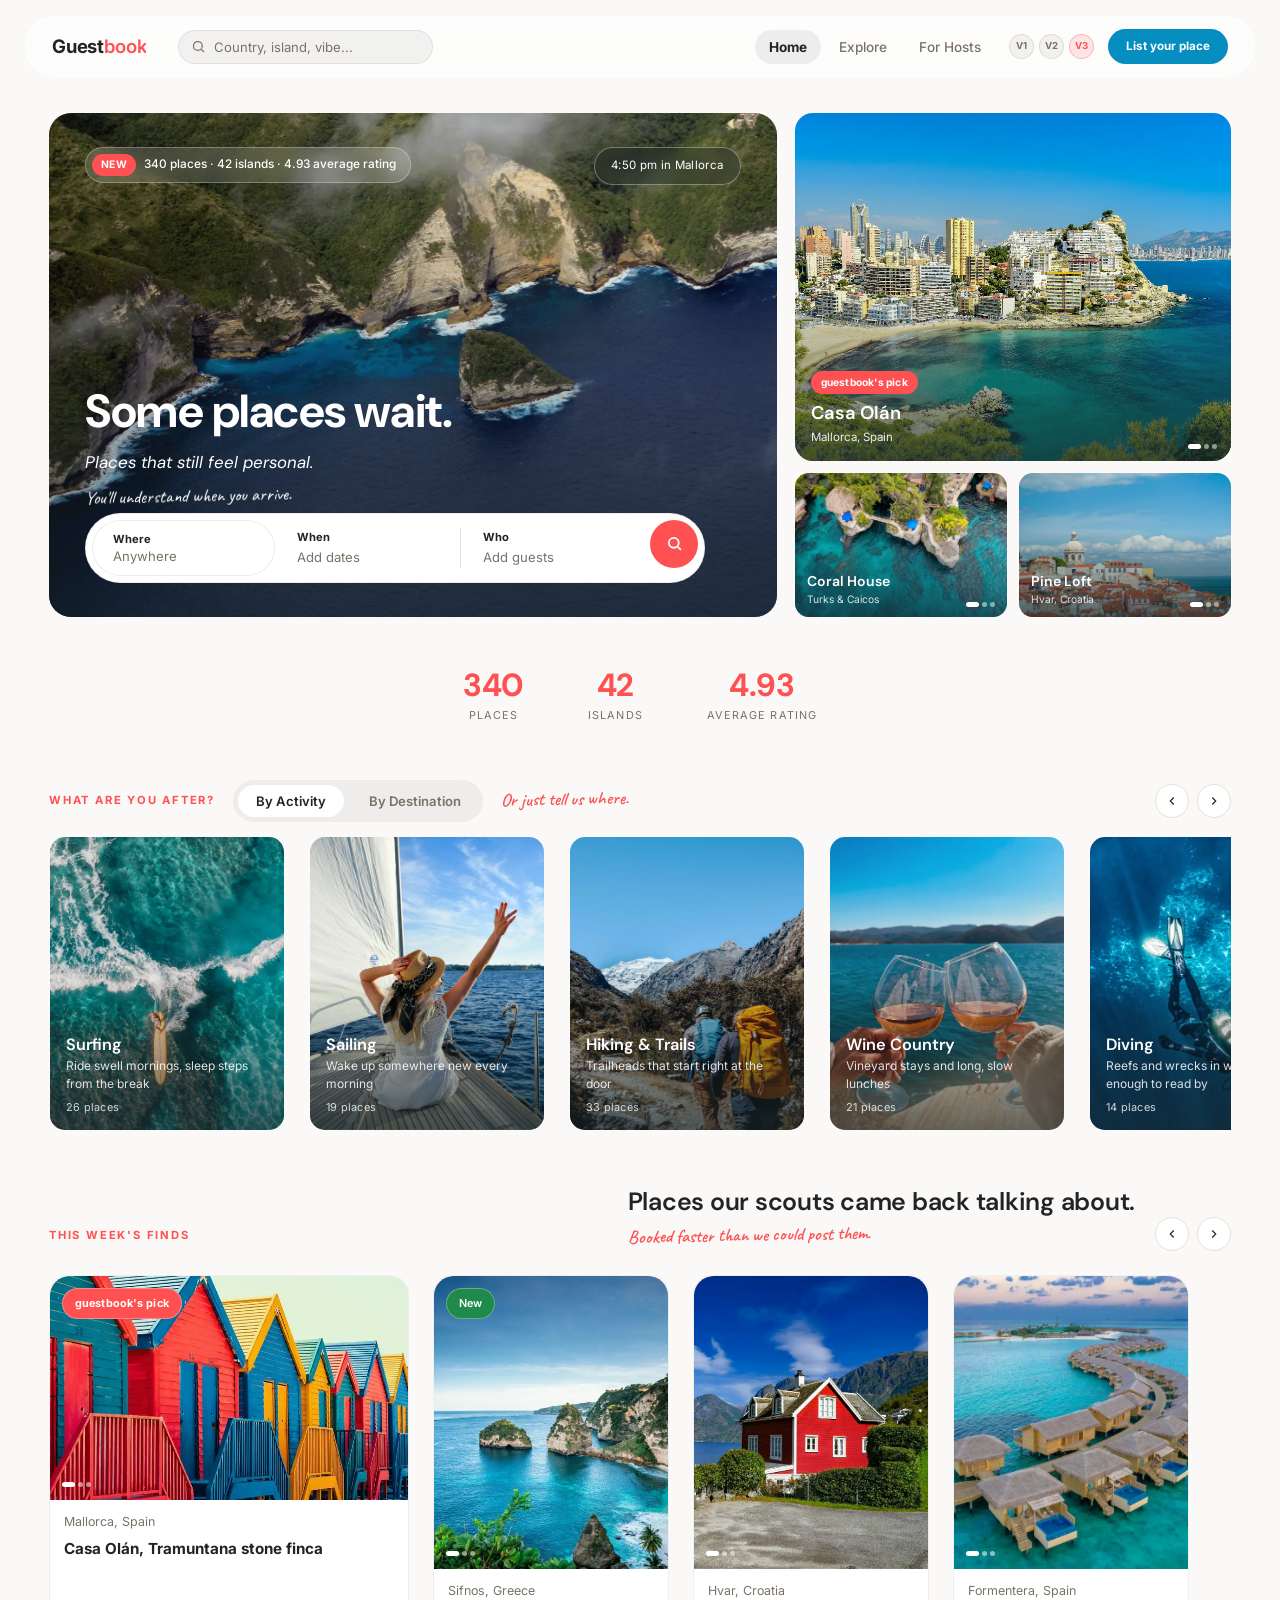
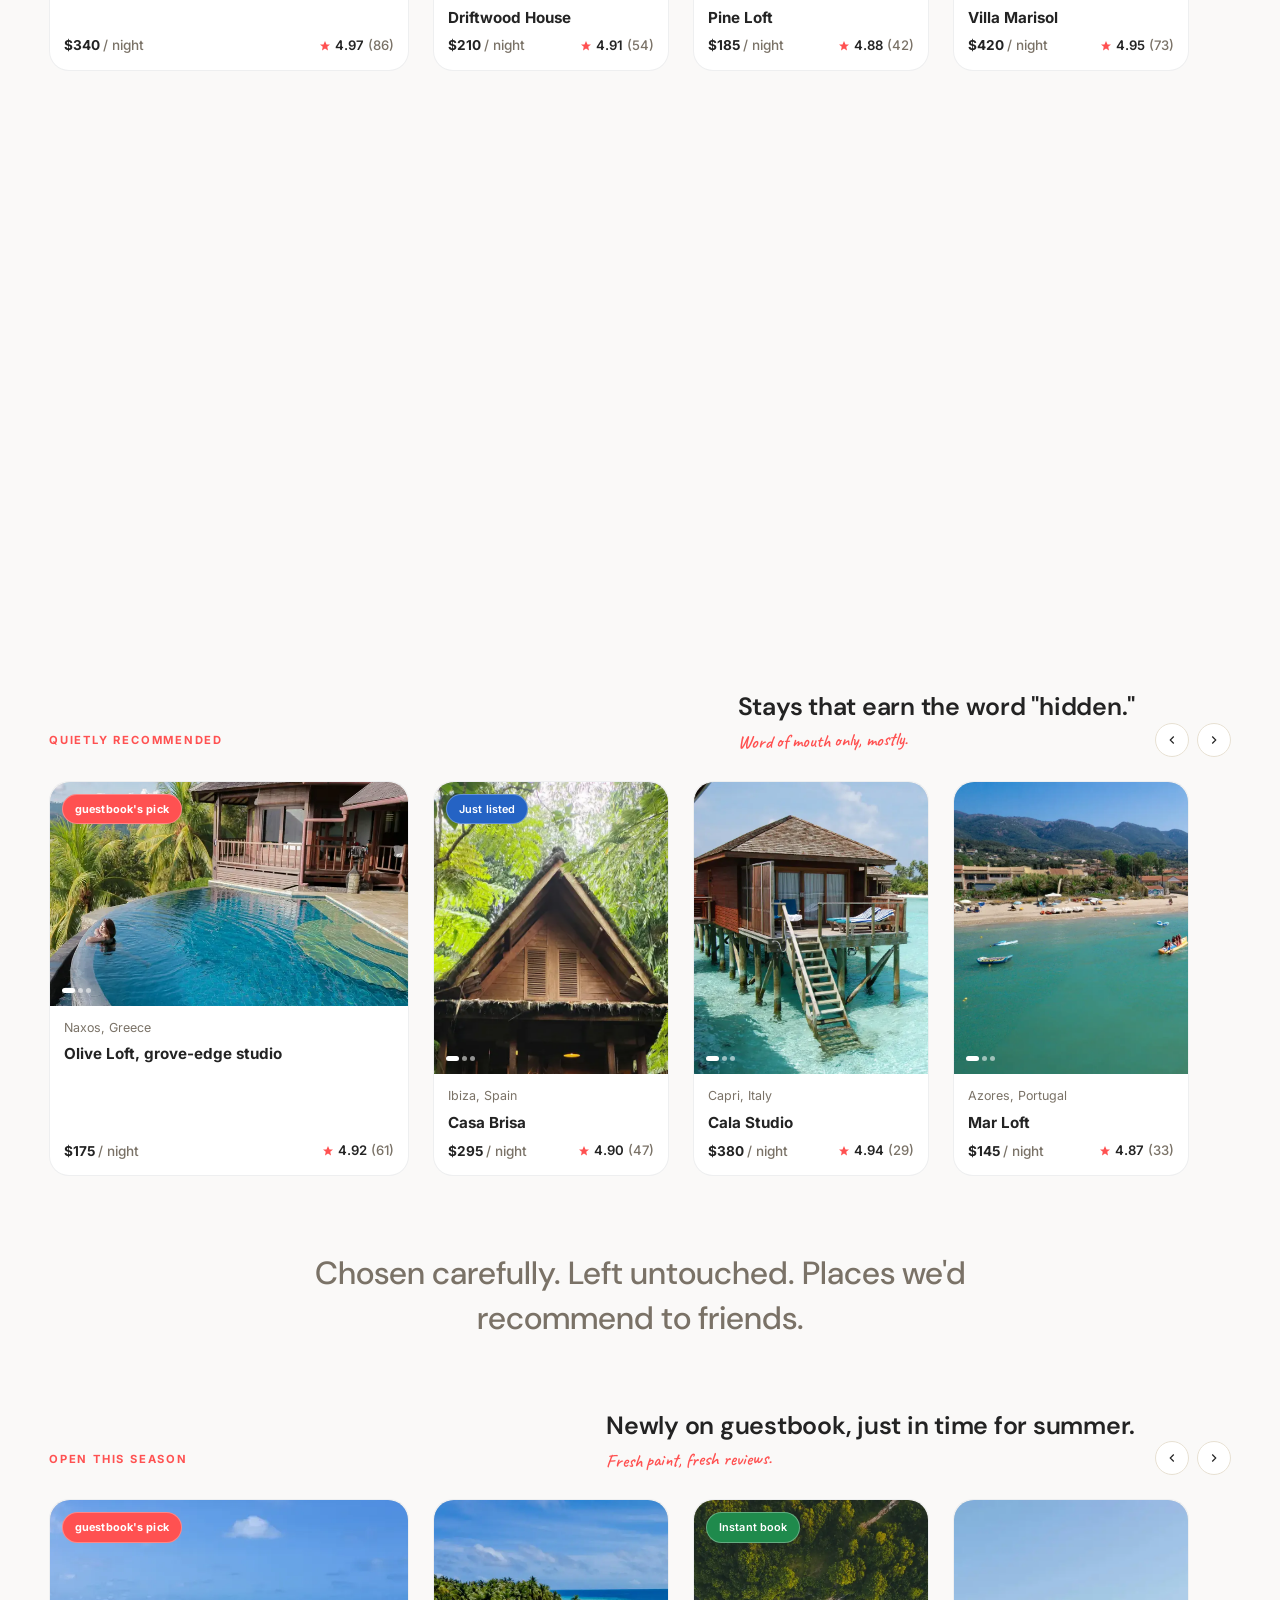
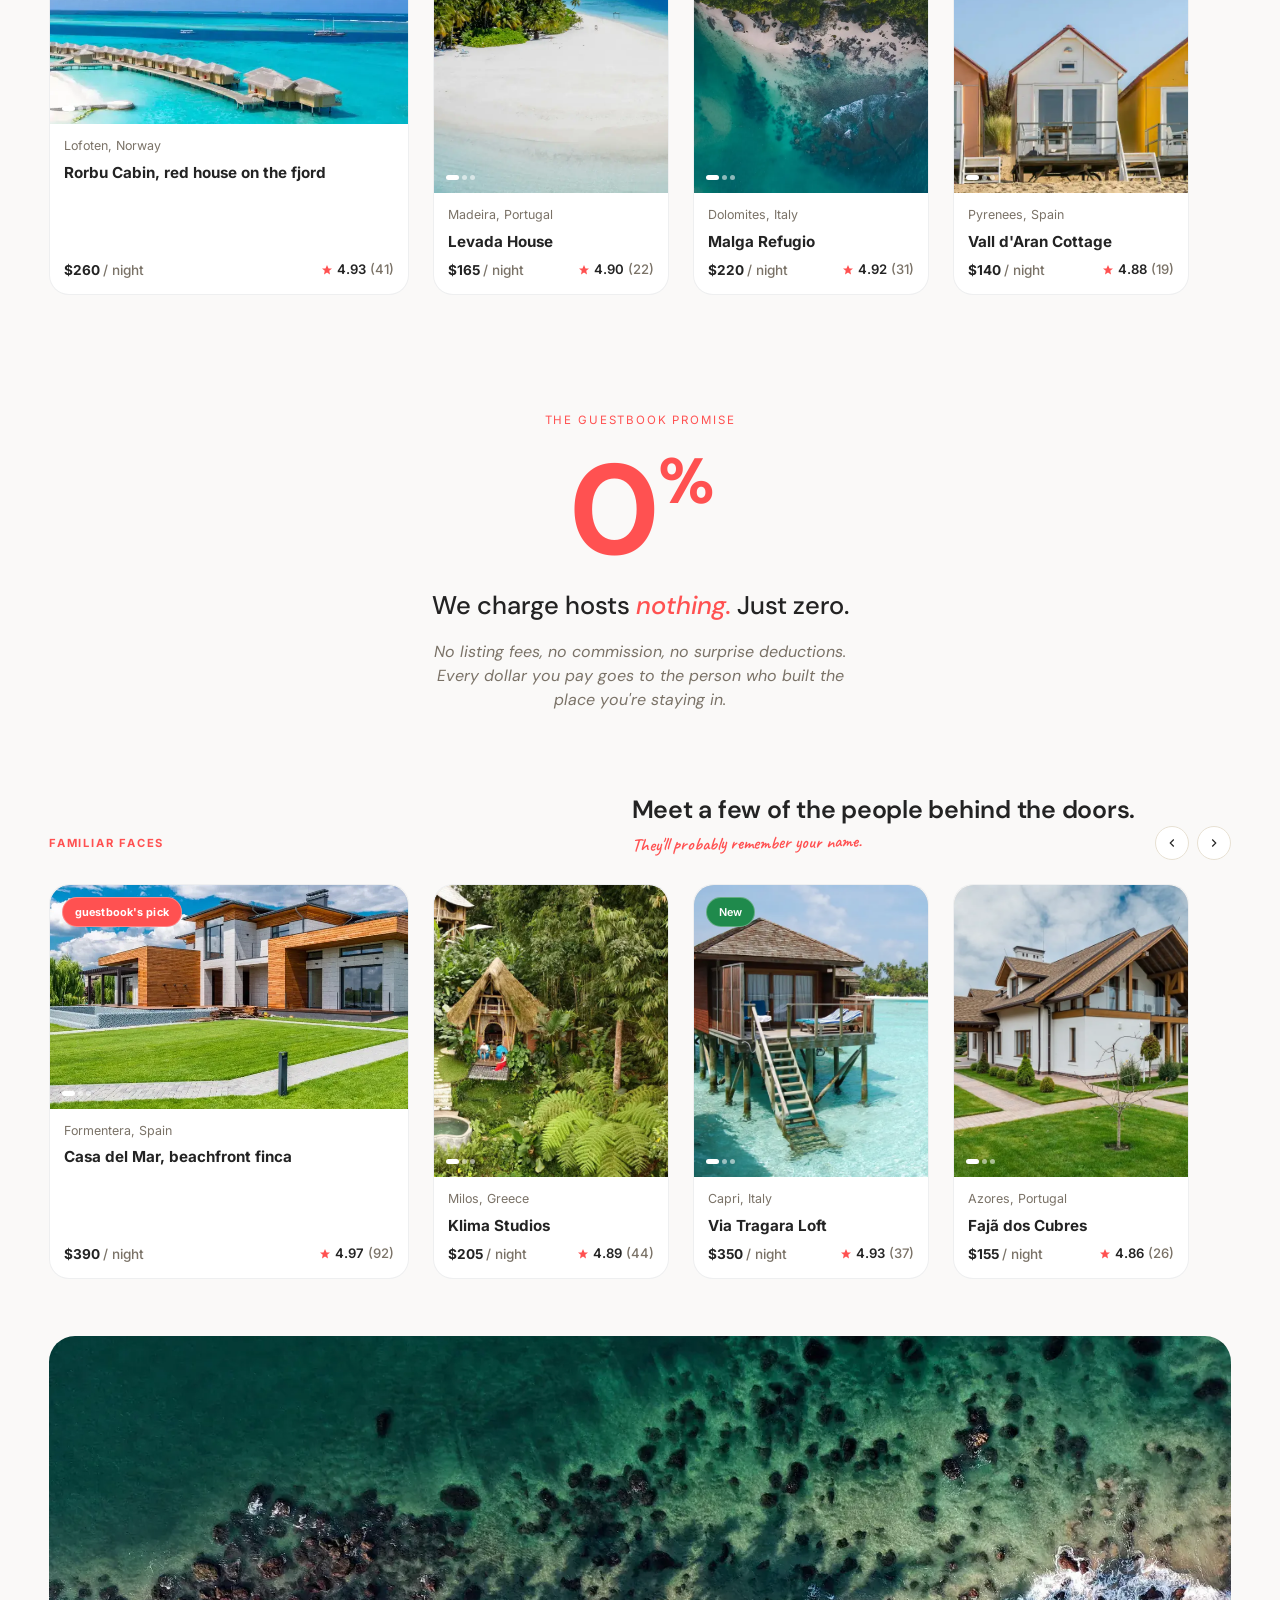
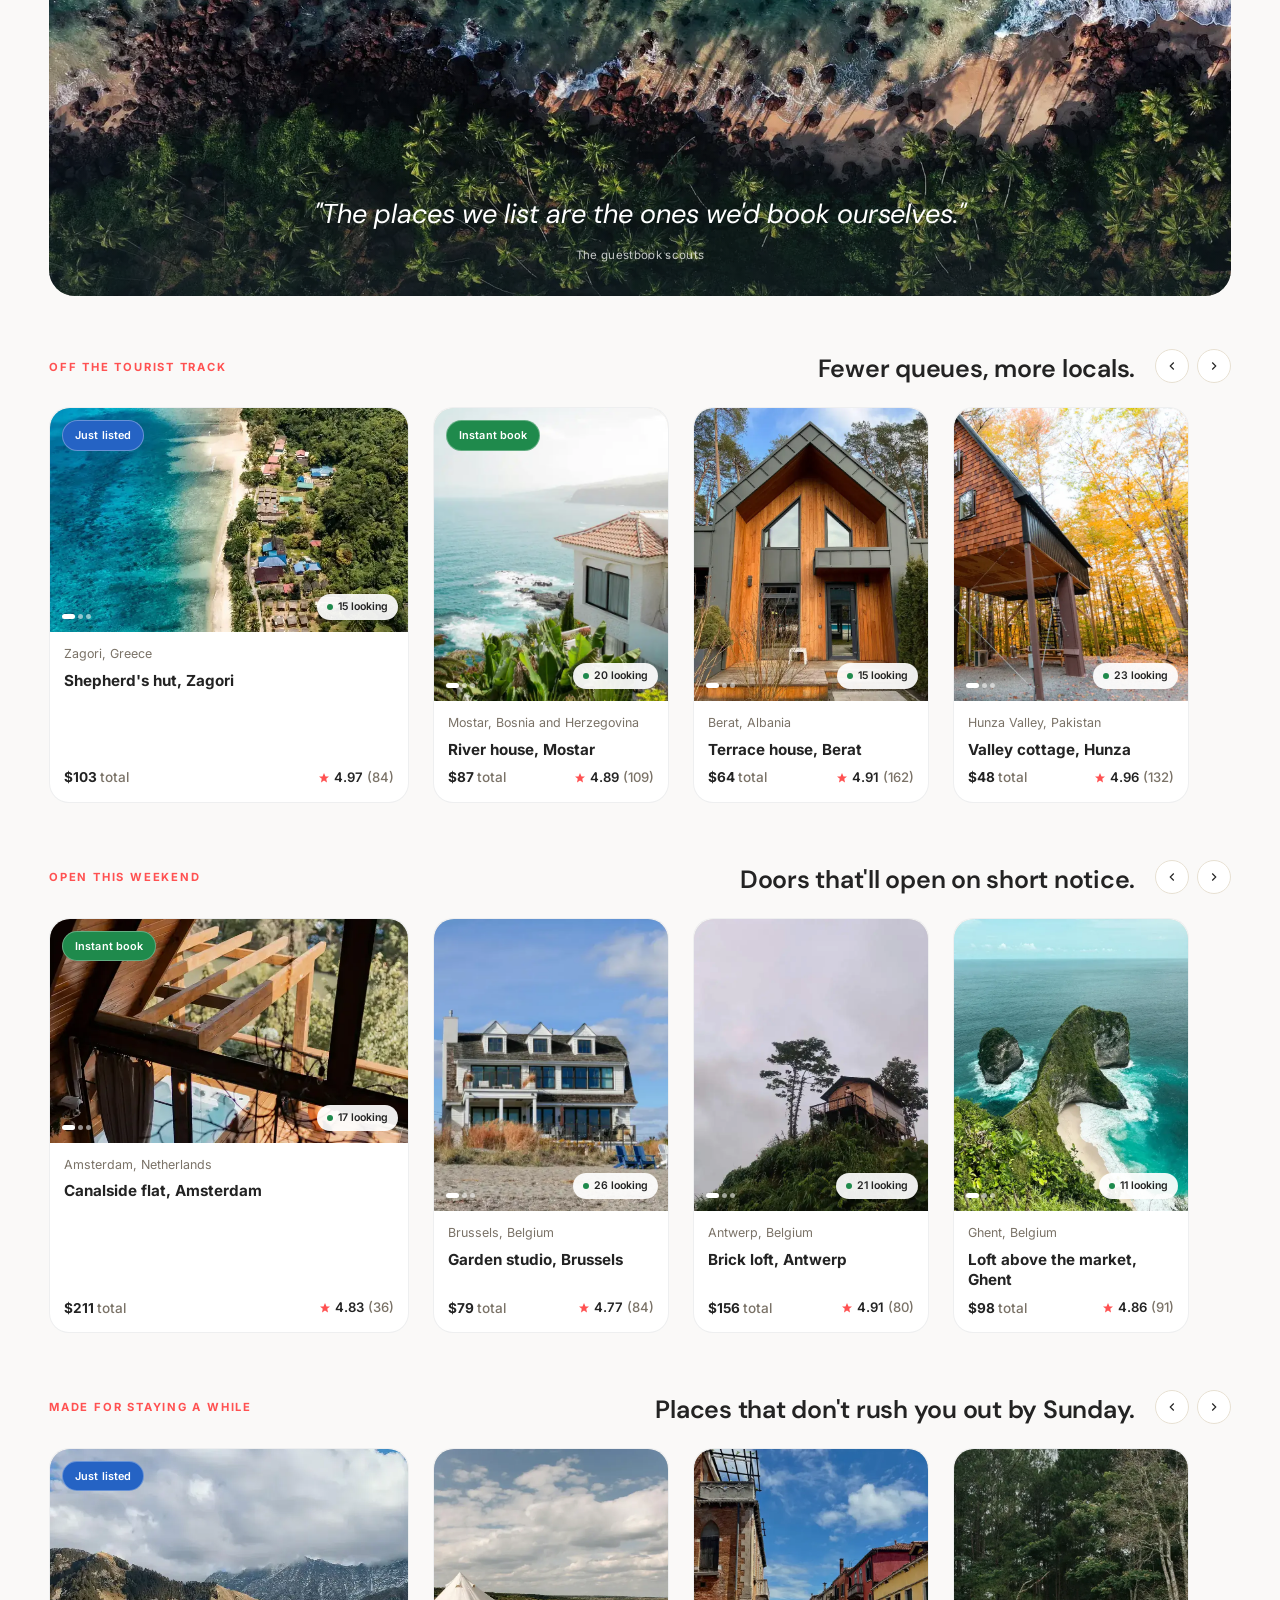
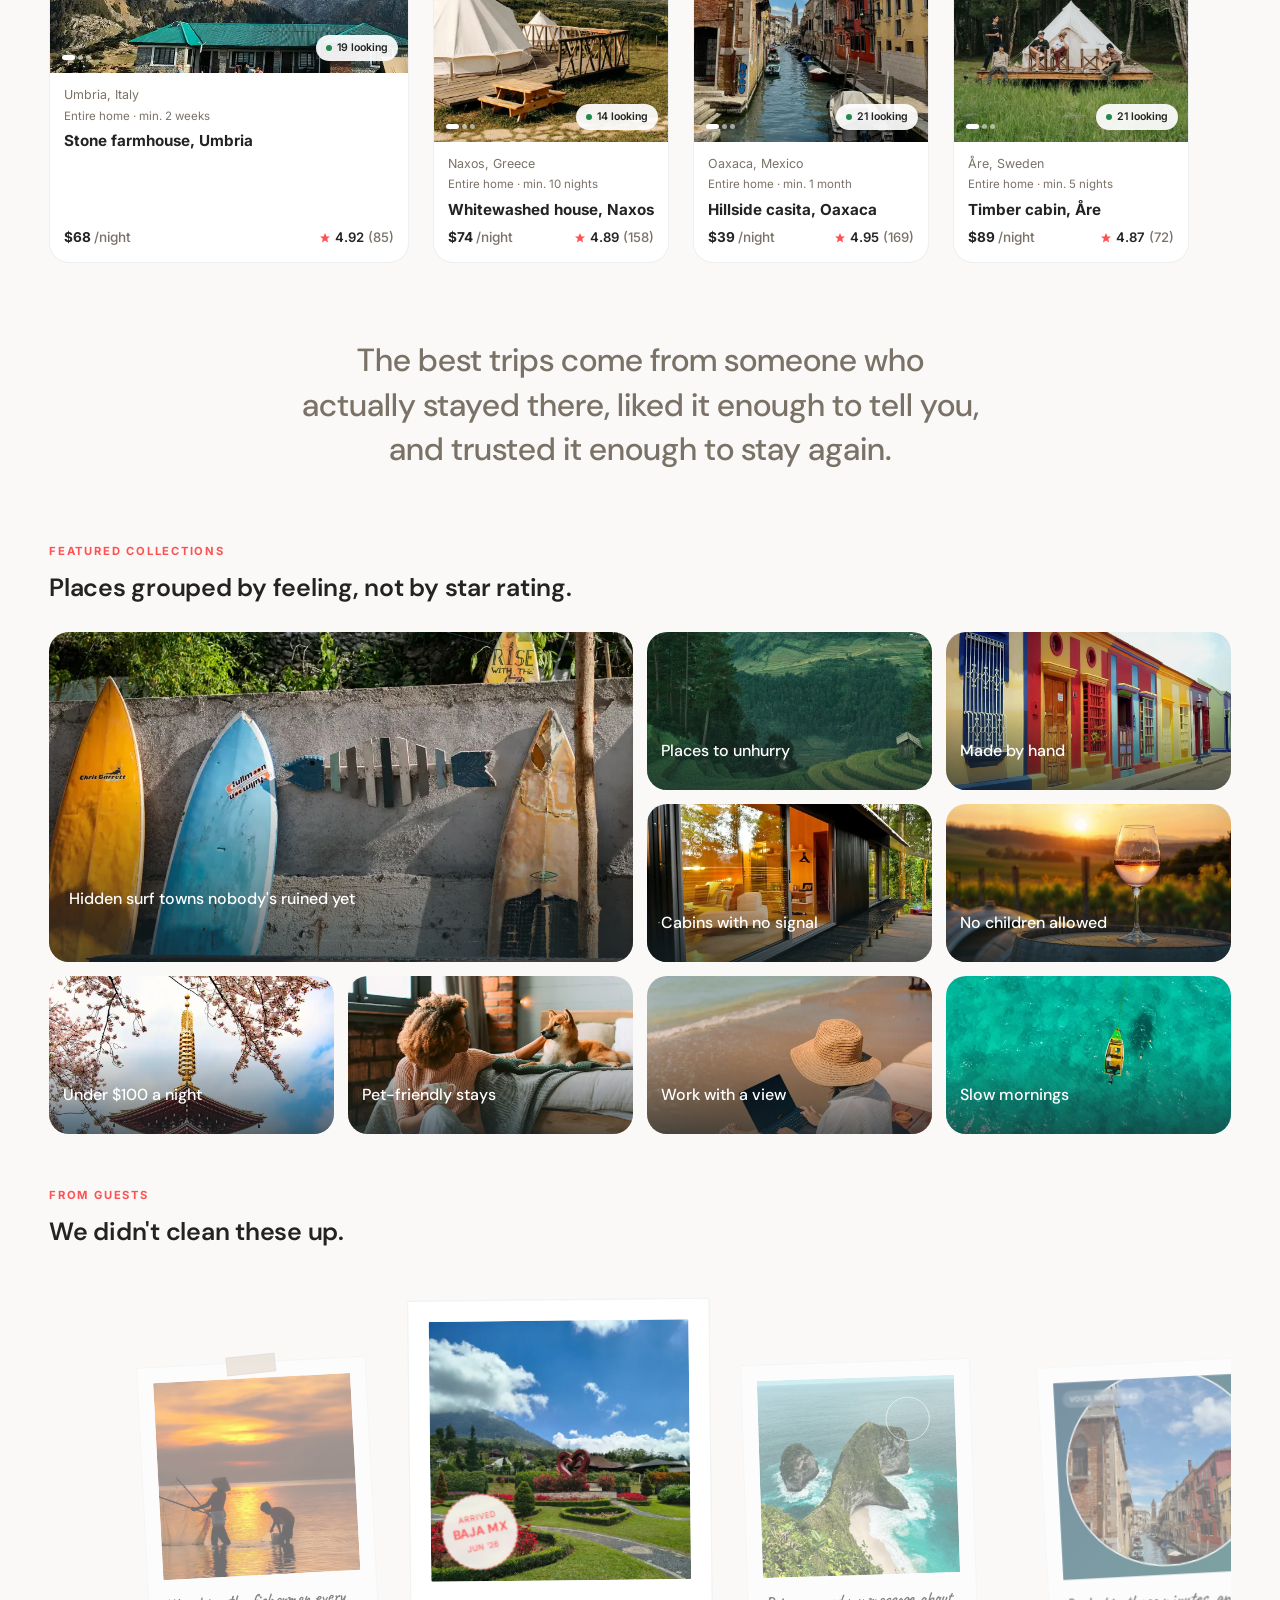
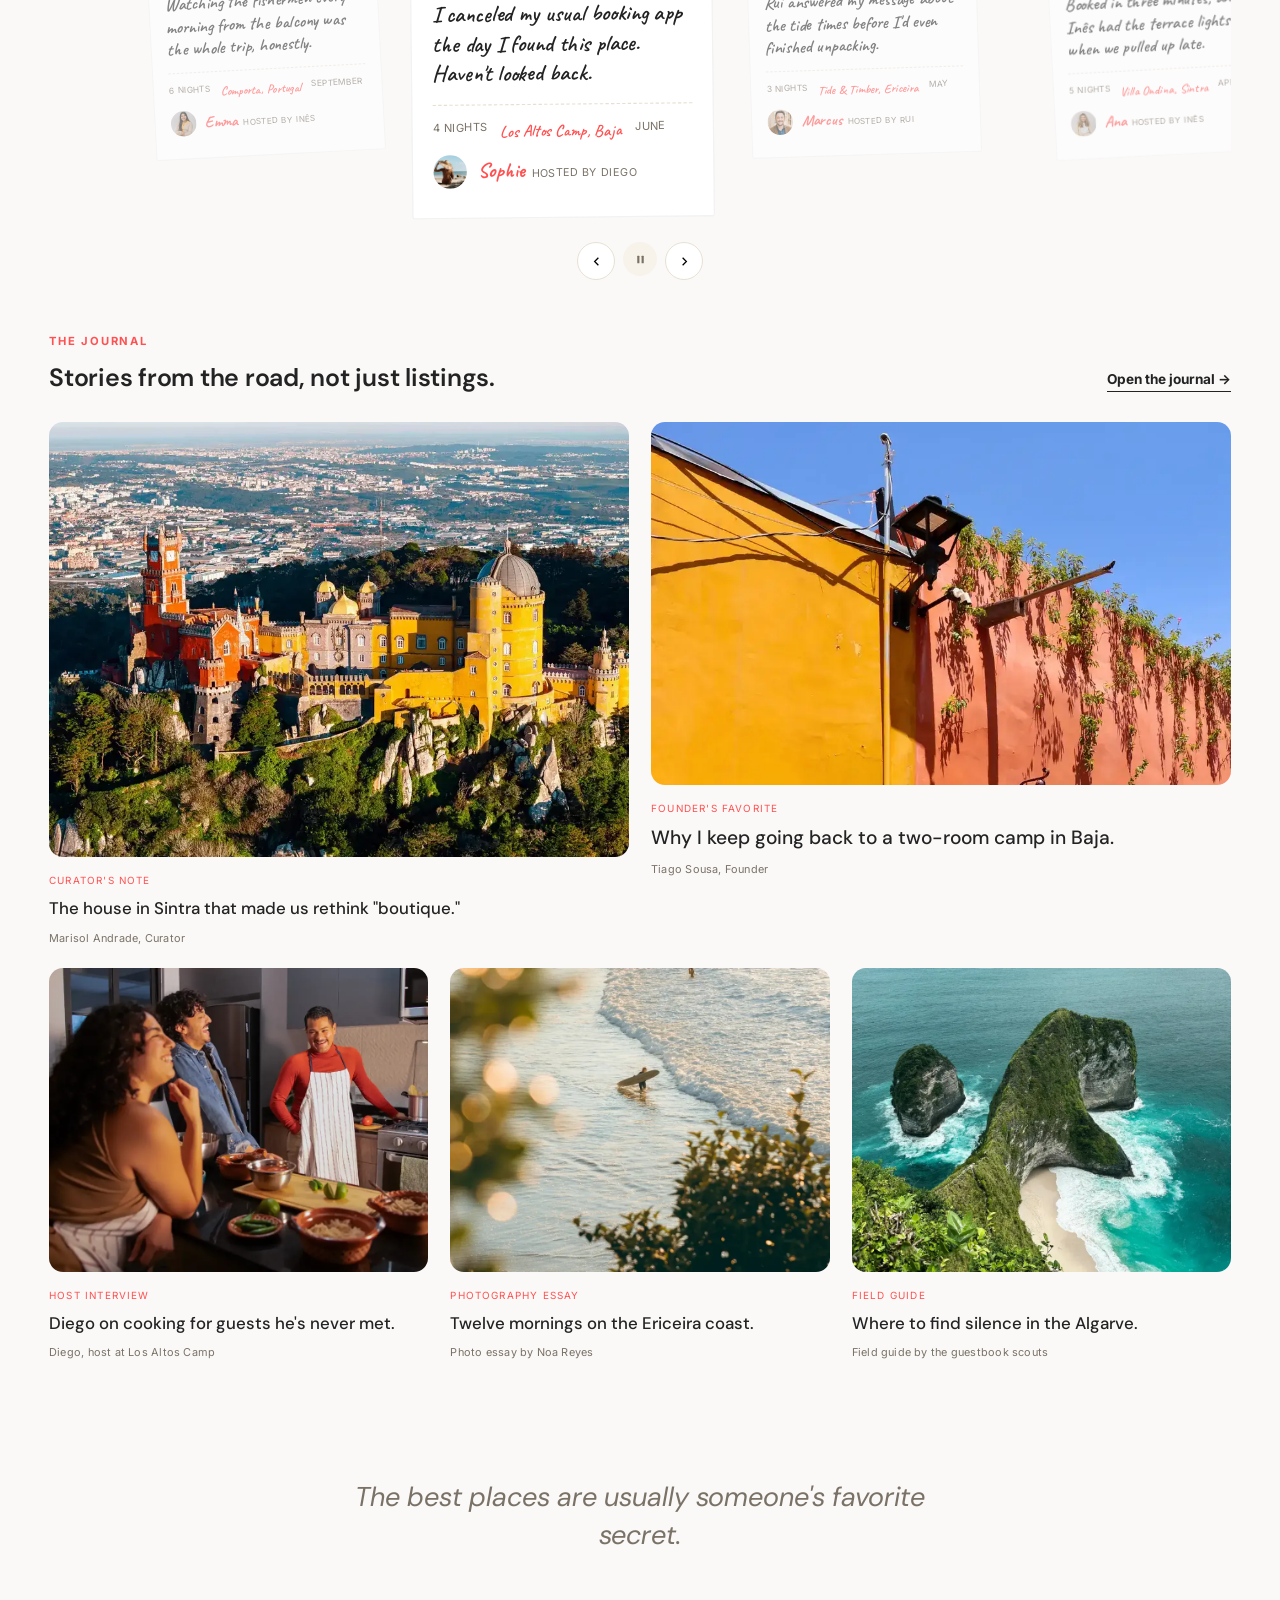
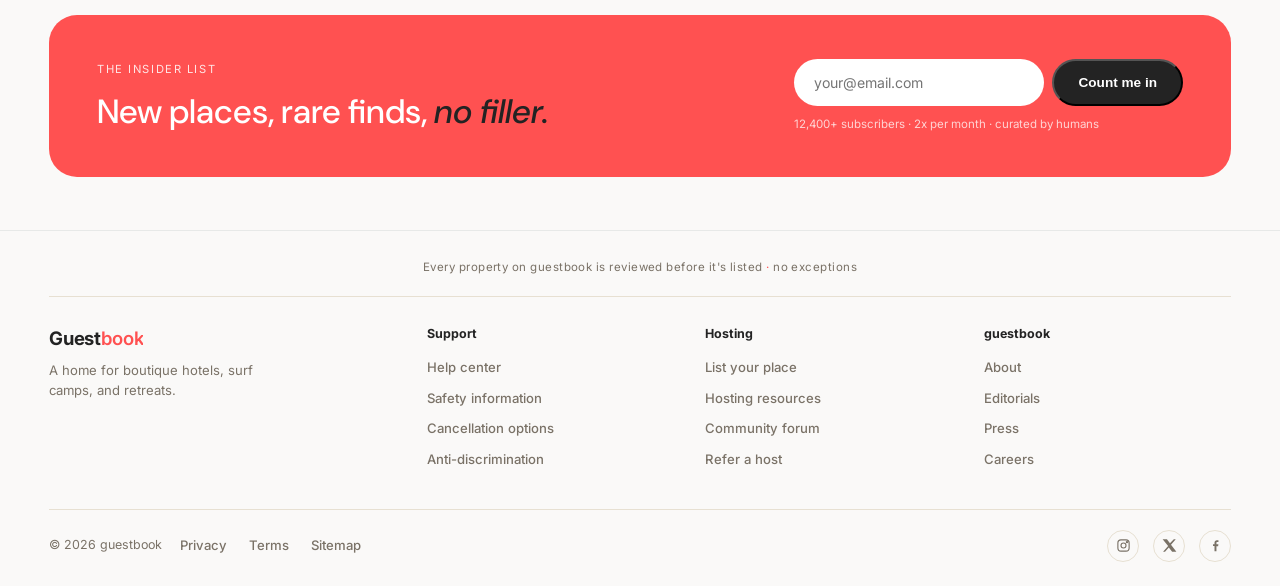
<file: v3/index.html>
<!DOCTYPE html> <html lang="en"> <head> <meta charset="UTF-8"> <meta name="viewport" content="width=device-width,initial-scale=1"> <link rel="icon" type="image/svg+xml" href="favicon.svg"> <title>guestbook: some places wait</title> <link rel="preconnect" href="https://fonts.googleapis.com"> <link rel="preconnect" href="https://fonts.gstatic.com" crossorigin> <link href="https://fonts.googleapis.com/css2?family=Caveat:wght@500;600;700&family=Inter:ital,wght@0,400;0,500;0,600;0,700;0,800;1,400;1,500&family=DM+Sans:ital,wght@0,400;0,500;0,600;0,700;0,800;1,400;1,500&display=swap" rel="stylesheet"> <link rel="stylesheet" href="styles.css"> <link rel="stylesheet" href="index.css"> </head> <body> <header> <div class="wrap header-row"> <div class="logo"><span class="logo-word">Guest<span class="logo-pina">book</span></span></div> <label class="header-search"> <svg viewBox="0 0 24 24" fill="none" stroke="currentColor" stroke-width="2"><circle cx="11" cy="11" r="7"/><path d="M21 21l-4.3-4.3"/></svg> <input type="text" placeholder="Country, island, vibe..."> </label> <div class="header-right"> <nav class="header-links"> <a href="index.html">Home</a> <a href="explore.html">Explore</a> <a href="host.html">For Hosts</a> </nav> <div class="header-versions" aria-label="Other versions of this site"> <a class="hv-pill" href="../v1/index.html" title="guestbook · stays worth the flight">V1</a> <a class="hv-pill" href="../v2/index.html" title="guestbook · stays worth the flight">V2</a> <a class="hv-pill is-current" href="../v3/index.html" title="Guestbook: some places wait">V3</a> </div> <a href="host.html" class="list-link">List your place</a> <button class="mobile-nav-toggle" id="mobileNavToggle" aria-label="Open menu" aria-expanded="false" aria-controls="mobileNavPanel"> <svg viewBox="0 0 24 24" fill="none" stroke="currentColor" stroke-width="2"><path d="M4 7h16M4 12h16M4 17h16"/></svg> </button> </div> <nav class="mobile-nav-panel" id="mobileNavPanel"> <a href="index.html">Home</a> <a href="explore.html">Explore</a> <a href="host.html">For Hosts</a> <div class="mnp-divider"></div> <a href="host.html" class="mnp-list-link">List your place</a> </nav> </div> </header> <main class="wrap"> <section class="hero"> <div class="hero-shell"> <div class="hero-left" id="heroLeft"> <div class="hero-left-visual"> <div class="hero-left-track"> <img class="is-active" src="../hero/1.webp" alt="Cliffside villa at golden hour"> <img src="../hero/2.webp" alt="Coastal villa"> <img src="../hero/3.webp" alt="Beachfront terrace"> <img src="../hero/4.webp" alt="Sunset over the water"> <img src="../hero/5.webp" alt="Villa courtyard"> <img src="../hero/6.webp" alt="Cliffside pool at dusk"> </div> <div class="grain-overlay"><svg xmlns="http://www.w3.org/2000/svg" width="100%" height="100%"><filter id="g1"><feTurbulence type="fractalNoise" baseFrequency="0.9" numOctaves="2" stitchTiles="stitch"/></filter><rect width="100%" height="100%" filter="url(#g1)"/></svg></div> </div> <div class="hero-left-content"> <div class="hero-trust-pill"><span class="htp-dot">New</span> 340 places · 42 islands · 4.93 average rating</div> <div class="hero-fill"></div> <div class="hero-copy"> <h1>Some places wait.</h1> <p class="sub">Places that still feel personal.</p> <p class="hero-whisper">You'll understand when you arrive.</p> </div> <div class="hero-search"> <div class="search-bar"> <button class="search-seg is-active" data-seg="where"> <span class="search-seg-label">Where</span> <span class="search-seg-value">Anywhere</span> </button> <div class="search-seg" data-seg="when" tabindex="0" role="button" id="whenSeg"> <span class="search-seg-label">When</span> <span class="search-seg-value" id="whenValue">Add dates</span> <div class="dd-panel" id="dateDropdown"> <div class="cal-head"> <button type="button" id="calPrev" aria-label="Previous month">&lsaquo;</button> <span id="calMonthLabel"></span> <button type="button" id="calNext" aria-label="Next month">&rsaquo;</button> </div> <div class="cal-grid" id="calGrid"></div> <div class="dd-footer"> <button type="button" class="dd-clear" id="calClear">Clear dates</button> </div> </div> </div> <div class="search-divider"></div> <div class="search-seg" data-seg="who" tabindex="0" role="button" id="whoSeg"> <span class="search-seg-label">Who</span> <span class="search-seg-value" id="whoValue">Add guests</span> <div class="dd-panel" id="guestDropdown"> <div class="gd-row"> <div class="gd-info"><h5>Adults</h5><p>Ages 13+</p></div> <div class="gd-stepper"> <button type="button" class="gd-btn" data-type="adults" data-action="dec">&minus;</button> <span class="gd-count" id="gd-adults">1</span> <button type="button" class="gd-btn" data-type="adults" data-action="inc">+</button> </div> </div> <div class="gd-row"> <div class="gd-info"><h5>Children</h5><p>Ages 2&ndash;12</p></div> <div class="gd-stepper"> <button type="button" class="gd-btn" data-type="children" data-action="dec">&minus;</button> <span class="gd-count" id="gd-children">0</span> <button type="button" class="gd-btn" data-type="children" data-action="inc">+</button> </div> </div> <div class="gd-row"> <div class="gd-info"><h5>Infants</h5><p>Under 2</p></div> <div class="gd-stepper"> <button type="button" class="gd-btn" data-type="infants" data-action="dec">&minus;</button> <span class="gd-count" id="gd-infants">0</span> <button type="button" class="gd-btn" data-type="infants" data-action="inc">+</button> </div> </div> <div class="gd-row"> <div class="gd-info"><h5>Pets</h5><p>Bringing a service animal?</p></div> <div class="gd-stepper"> <button type="button" class="gd-btn" data-type="pets" data-action="dec">&minus;</button> <span class="gd-count" id="gd-pets">0</span> <button type="button" class="gd-btn" data-type="pets" data-action="inc">+</button> </div> </div> <button type="button" class="gd-done" id="guestDone">Done</button> </div> </div> <button class="search-submit" aria-label="Search"> <svg viewBox="0 0 24 24" fill="none" stroke="currentColor" stroke-width="2.5"><circle cx="11" cy="11" r="7"/><path d="M21 21l-4.3-4.3"/></svg> </button> </div> </div> </div> <div class="hero-live-time" id="liveTime">Local time · --:--</div> </div> <div class="hero-mosaic" id="heroMosaic"> <div class="mosaic-large"> <div class="mosaic-variant is-active"> <img loading="lazy" src="../hero/7.webp" alt="guestbook's pick villa"> <div class="mosaic-large-content"> <span class="mosaic-badge">guestbook's pick</span> <div class="mosaic-large-title">Casa Olán</div> <div class="mosaic-large-meta">Mallorca, Spain</div> </div> </div> <div class="mosaic-variant"> <img loading="lazy" src="../hero/8.webp" alt="guestbook's pick cottage"> <div class="mosaic-large-content"> <span class="mosaic-badge">guestbook's pick</span> <div class="mosaic-large-title">Villa Marisol</div> <div class="mosaic-large-meta">Formentera, Spain</div> </div> </div> <div class="mosaic-variant"> <img loading="lazy" src="../hero/9.webp" alt="guestbook's pick cabin"> <div class="mosaic-large-content"> <span class="mosaic-badge">guestbook's pick</span> <div class="mosaic-large-title">Casa Brisa</div> <div class="mosaic-large-meta">Ibiza, Spain</div> </div> </div> <div class="mosaic-dots"><span class="is-active"></span><span></span><span></span></div> </div> <div class="mosaic-small"> <div class="mosaic-small-card"> <div class="mosaic-variant is-active"> <img loading="lazy" src="../hero/10.webp" alt="Beachfront cottage"> <div class="mosaic-small-content"> <div class="mosaic-small-title">Coral House</div> <div class="mosaic-small-meta">Turks &amp; Caicos</div> </div> </div> <div class="mosaic-variant"> <img loading="lazy" src="../hero/11.webp" alt="Beachfront villa"> <div class="mosaic-small-content"> <div class="mosaic-small-title">Salt House</div> <div class="mosaic-small-meta">Barbados</div> </div> </div> <div class="mosaic-variant"> <img loading="lazy" src="../hero/12.webp" alt="Stone villa"> <div class="mosaic-small-content"> <div class="mosaic-small-title">Casa Azul</div> <div class="mosaic-small-meta">Antigua</div> </div> </div> <div class="mosaic-dots"><span class="is-active"></span><span></span><span></span></div> </div> <div class="mosaic-small-card"> <div class="mosaic-variant is-active"> <img loading="lazy" src="../hero/13.webp" alt="Stone cabin"> <div class="mosaic-small-content"> <div class="mosaic-small-title">Pine Loft</div> <div class="mosaic-small-meta">Hvar, Croatia</div> </div> </div> <div class="mosaic-variant"> <img loading="lazy" src="../hero/14.webp" alt="Cliff villa"> <div class="mosaic-small-content"> <div class="mosaic-small-title">Olive Loft</div> <div class="mosaic-small-meta">Naxos, Greece</div> </div> </div> <div class="mosaic-variant"> <img loading="lazy" src="../hero/15.webp" alt="Coastal loft"> <div class="mosaic-small-content"> <div class="mosaic-small-title">Mar Loft</div> <div class="mosaic-small-meta">Azores, Portugal</div> </div> </div> <div class="mosaic-dots"><span class="is-active"></span><span></span><span></span></div> </div> </div> </div> </div> </section> <section class="trust-bar reveal"> <div class="trust-stat"><div class="ts-num" data-target="340">0</div><div class="ts-label">Places</div></div> <div class="trust-stat"><div class="ts-num" data-target="42">0</div><div class="ts-label">Islands</div></div> <div class="trust-stat"><div class="ts-num" data-target="4.93">0</div><div class="ts-label">Average rating</div></div> </section> <section class="browse-section reveal"> <div class="browse-head"> <div class="browse-head-left"> <div class="sec-head" style="margin-bottom:0"><div class="kicker">What are you after?</div></div> <div class="browse-tabs" role="tablist"> <button class="browse-tab is-active" data-tab="activity" role="tab">By Activity</button> <button class="browse-tab" data-tab="destination" role="tab">By Destination</button> </div> <div class="sec-whisper" style="margin:0">Or just tell us where.</div> </div> <div class="listing-nav browse-nav"> <button data-dir="-1" aria-label="Previous"><svg viewBox="0 0 24 24" fill="none" stroke="currentColor" stroke-width="2"><path d="M15 18l-6-6 6-6"/></svg></button> <button data-dir="1" aria-label="Next"><svg viewBox="0 0 24 24" fill="none" stroke="currentColor" stroke-width="2"><path d="M9 18l6-6-6-6"/></svg></button> </div> </div> <div class="browse-pane" data-pane="activity"> <div class="browse-row"> <a class="browse-tile" href="#"><img loading="lazy" src="../activity/1.webp" alt="Surfing"><div class="browse-overlay"><div class="browse-name">Surfing</div><div class="browse-sub">Ride swell mornings, sleep steps from the break</div><div class="browse-count">26 places</div></div></a> <a class="browse-tile" href="#"><img loading="lazy" src="../activity/2.webp" alt="Sailing"><div class="browse-overlay"><div class="browse-name">Sailing</div><div class="browse-sub">Wake up somewhere new every morning</div><div class="browse-count">19 places</div></div></a> <a class="browse-tile" href="#"><img loading="lazy" src="../activity/3.webp" alt="Hiking and trails"><div class="browse-overlay"><div class="browse-name">Hiking &amp; Trails</div><div class="browse-sub">Trailheads that start right at the door</div><div class="browse-count">33 places</div></div></a> <a class="browse-tile" href="#"><img loading="lazy" src="../activity/4.webp" alt="Wine country"><div class="browse-overlay"><div class="browse-name">Wine Country</div><div class="browse-sub">Vineyard stays and long, slow lunches</div><div class="browse-count">21 places</div></div></a> <a class="browse-tile" href="#"><img loading="lazy" src="../activity/5.webp" alt="Diving"><div class="browse-overlay"><div class="browse-name">Diving</div><div class="browse-sub">Reefs and wrecks in water clear enough to read by</div><div class="browse-count">14 places</div></div></a> <a class="browse-tile" href="#"><img loading="lazy" src="../activity/6.webp" alt="Nightlife"><div class="browse-overlay"><div class="browse-name">Nightlife</div><div class="browse-sub">Stay close to where the night actually happens</div><div class="browse-count">28 places</div></div></a> </div> </div> <div class="browse-pane" data-pane="destination" hidden> <div class="browse-row"> <a class="browse-tile" href="#"><img loading="lazy" src="../destination/1.webp" alt="Greece"><div class="browse-overlay"><div class="browse-name">Greece</div><div class="browse-sub">Cyclades, Crete, and the Ionian coast</div><div class="browse-count">48 places</div></div></a> <a class="browse-tile" href="#"><img loading="lazy" src="../destination/2.webp" alt="Philippines"><div class="browse-overlay"><div class="browse-name">Philippines</div><div class="browse-sub">Palawan lagoons and quiet island-hopping</div><div class="browse-count">22 places</div></div></a> <a class="browse-tile" href="#"><img loading="lazy" src="../destination/3.webp" alt="South Africa"><div class="browse-overlay"><div class="browse-name">South Africa</div><div class="browse-sub">Cape coastline and winelands beyond</div><div class="browse-count">18 places</div></div></a> <a class="browse-tile" href="#"><img loading="lazy" src="../destination/4.webp" alt="Portugal"><div class="browse-overlay"><div class="browse-name">Portugal</div><div class="browse-sub">Surf towns and quiet river valleys</div><div class="browse-count">29 places</div></div></a> <a class="browse-tile" href="#"><img loading="lazy" src="../destination/5.webp" alt="Spain"><div class="browse-overlay"><div class="browse-name">Spain</div><div class="browse-sub">Balearic fincas and Basque coastline</div><div class="browse-count">37 places</div></div></a> <a class="browse-tile" href="#"><img loading="lazy" src="../destination/6.webp" alt="Norway"><div class="browse-overlay"><div class="browse-name">Norway</div><div class="browse-sub">Fjords, cabins, and the northern lights</div><div class="browse-count">16 places</div></div></a> </div> </div> </section> <section class="listing-section reveal"> <div class="sec-head"> <div class="kicker">This week's finds</div> <div style="display:flex;align-items:flex-end;justify-content:space-between;gap:20px;flex-wrap:wrap"> <div> <h2>Places our scouts came back talking about.</h2> <div class="sec-whisper">Booked faster than we could post them.</div> </div> <div class="listing-nav"> <button data-dir="-1" aria-label="Previous"><svg viewBox="0 0 24 24" fill="none" stroke="currentColor" stroke-width="2"><path d="M15 18l-6-6 6-6"/></svg></button> <button data-dir="1" aria-label="Next"><svg viewBox="0 0 24 24" fill="none" stroke="currentColor" stroke-width="2"><path d="M9 18l6-6-6-6"/></svg></button> </div> </div> </div> <div class="listing-row" data-row="1"> <div class="listing-card featured"> <div class="lc-image"> <div class="lc-photos"><img loading="lazy" class="is-active" src="../listings-1/1.webp" alt=""><img loading="lazy" src="../listings-1/2.webp" alt=""><img loading="lazy" src="../listings-1/3.webp" alt=""></div> <span class="lc-badge lc-badge--pick">guestbook's pick</span> <div class="lc-dots"><span class="is-active"></span><span></span><span></span></div><div class="lc-hover"><div class="lc-teaser">Olive terraces climb right up to the door.</div><div class="lc-meta-hover"><span>73°F</span><span class="lc-meta-sep">&middot;</span><span>Hosted by Marta</span><span class="lc-meta-sep">&middot;</span><span>12 min to Sóller</span></div></div> </div> <div class="lc-top"><div class="lc-location">Mallorca, Spain</div></div> <div class="lc-title">Casa Olán, Tramuntana stone finca</div> <div class="lc-bottom"><div class="lc-price">$340 <span>/ night</span></div><div class="lc-rating"><svg viewBox="0 0 24 24"><path d="M12 2l3 7h7l-5.5 4.5L18 21l-6-4-6 4 1.5-7.5L2 9h7z"/></svg>4.97 <span class="lc-count">(86)</span></div></div> </div> <div class="listing-card"> <div class="lc-image"> <div class="lc-photos"><img loading="lazy" class="is-active" src="../listings-1/4.webp" alt=""><img loading="lazy" src="../listings-1/5.webp" alt=""><img loading="lazy" src="../listings-1/6.webp" alt=""></div> <span class="lc-badge lc-badge--new">New</span> <div class="lc-dots"><span class="is-active"></span><span></span><span></span></div><div class="lc-hover"><div class="lc-teaser">Whitewashed walls, blue shutters, one path down to the cove.</div><div class="lc-meta-hover"><span>79°F</span><span class="lc-meta-sep">&middot;</span><span>Hosted by Yiannis</span><span class="lc-meta-sep">&middot;</span><span>8 min to Kamares</span></div></div> </div> <div class="lc-top"><div class="lc-location">Sifnos, Greece</div></div> <div class="lc-title">Driftwood House</div> <div class="lc-bottom"><div class="lc-price">$210 <span>/ night</span></div><div class="lc-rating"><svg viewBox="0 0 24 24"><path d="M12 2l3 7h7l-5.5 4.5L18 21l-6-4-6 4 1.5-7.5L2 9h7z"/></svg>4.91 <span class="lc-count">(54)</span></div></div> </div> <div class="listing-card"> <div class="lc-image"> <div class="lc-photos"><img loading="lazy" class="is-active" src="../listings-1/7.webp" alt=""><img loading="lazy" src="../listings-1/8.webp" alt=""><img loading="lazy" src="../listings-1/9.webp" alt=""></div> <div class="lc-dots"><span class="is-active"></span><span></span><span></span></div><div class="lc-hover"><div class="lc-teaser">Pine and lavender on the breeze most evenings.</div><div class="lc-meta-hover"><span>77°F</span><span class="lc-meta-sep">&middot;</span><span>Hosted by Ivana</span><span class="lc-meta-sep">&middot;</span><span>6 min to the old town</span></div></div> </div> <div class="lc-top"><div class="lc-location">Hvar, Croatia</div></div> <div class="lc-title">Pine Loft</div> <div class="lc-bottom"><div class="lc-price">$185 <span>/ night</span></div><div class="lc-rating"><svg viewBox="0 0 24 24"><path d="M12 2l3 7h7l-5.5 4.5L18 21l-6-4-6 4 1.5-7.5L2 9h7z"/></svg>4.88 <span class="lc-count">(42)</span></div></div> </div> <div class="listing-card"> <div class="lc-image"> <div class="lc-photos"><img loading="lazy" class="is-active" src="../listings-1/10.webp" alt=""><img loading="lazy" src="../listings-1/11.webp" alt=""><img loading="lazy" src="../listings-1/12.webp" alt=""></div> <div class="lc-dots"><span class="is-active"></span><span></span><span></span></div><div class="lc-hover"><div class="lc-teaser">Bikes leaning by the door, sand still in the hallway.</div><div class="lc-meta-hover"><span>81°F</span><span class="lc-meta-sep">&middot;</span><span>Hosted by Diego</span><span class="lc-meta-sep">&middot;</span><span>4 min to Ses Illetes</span></div></div> </div> <div class="lc-top"><div class="lc-location">Formentera, Spain</div></div> <div class="lc-title">Villa Marisol</div> <div class="lc-bottom"><div class="lc-price">$420 <span>/ night</span></div><div class="lc-rating"><svg viewBox="0 0 24 24"><path d="M12 2l3 7h7l-5.5 4.5L18 21l-6-4-6 4 1.5-7.5L2 9h7z"/></svg>4.95 <span class="lc-count">(73)</span></div></div> </div> <div class="listing-card"> <div class="lc-image"> <div class="lc-photos"><img loading="lazy" class="is-active" src="../listings-1/13.webp" alt=""><img loading="lazy" src="../listings-1/14.webp" alt=""><img loading="lazy" src="../listings-1/15.webp" alt=""></div> <div class="lc-dots"><span class="is-active"></span><span></span><span></span></div><div class="lc-hover"><div class="lc-teaser">Volcanic rock walls, cool even at noon.</div><div class="lc-meta-hover"><span>81°F</span><span class="lc-meta-sep">&middot;</span><span>Hosted by Eleni</span><span class="lc-meta-sep">&middot;</span><span>10 min to Sarakiniko</span></div></div> </div> <div class="lc-top"><div class="lc-location">Milos, Greece</div></div> <div class="lc-title">Salt House</div> <div class="lc-bottom"><div class="lc-price">$260 <span>/ night</span></div><div class="lc-rating"><svg viewBox="0 0 24 24"><path d="M12 2l3 7h7l-5.5 4.5L18 21l-6-4-6 4 1.5-7.5L2 9h7z"/></svg>4.89 <span class="lc-count">(38)</span></div></div> </div> </div> </section> <section class="place-week reveal"> <div class="place-week-photo"> <img loading="lazy" src="../hero/17.webp" alt="Place of the week: cliffside villa"> </div> <div class="place-week-content"> <span class="place-week-badge">Place of the week</span> <h2>The house that was once a shepherd's refuge.</h2> <div class="place-week-location">Sifnos, Cyclades, Greece</div> <div class="place-week-quote">"We bought the ruin for the view and spent four years rebuilding it by hand. The walls are local stone, the same stone the goats used to shelter against. Now it's the quietest place I know."</div> <div class="place-week-host"> <img loading="lazy" src="../review icons/1.webp" alt="Host Eleni"> <div class="place-week-host-info"> <div>Hosted by Eleni</div> <div>4 years hosting · 4.96 rating</div> </div> </div> <div class="place-week-meta"> <div class="place-week-rating"><svg viewBox="0 0 24 24"><path d="M12 2l3 7h7l-5.5 4.5L18 21l-6-4-6 4 1.5-7.5L2 9h7z"/></svg>4.96 (112)</div> <div class="place-week-price">$230 <span>/ night</span></div> <a href="#" class="place-week-cta">See the place →</a> </div> </div> </section> <section class="listing-section reveal"> <div class="sec-head"> <div class="kicker">Quietly recommended</div> <div style="display:flex;align-items:flex-end;justify-content:space-between;gap:20px;flex-wrap:wrap"> <div> <h2>Stays that earn the word "hidden."</h2> <div class="sec-whisper">Word of mouth only, mostly.</div> </div> <div class="listing-nav"> <button data-dir="-1" aria-label="Previous"><svg viewBox="0 0 24 24" fill="none" stroke="currentColor" stroke-width="2"><path d="M15 18l-6-6 6-6"/></svg></button> <button data-dir="1" aria-label="Next"><svg viewBox="0 0 24 24" fill="none" stroke="currentColor" stroke-width="2"><path d="M9 18l6-6-6-6"/></svg></button> </div> </div> </div> <div class="listing-row" data-row="2"> <div class="listing-card featured"> <div class="lc-image"> <div class="lc-photos"><img loading="lazy" class="is-active" src="../listings-1/16.webp" alt=""><img loading="lazy" src="../listings-1/17.webp" alt=""><img loading="lazy" src="../listings-1/18.webp" alt=""></div> <span class="lc-badge lc-badge--pick">guestbook's pick</span> <div class="lc-dots"><span class="is-active"></span><span></span><span></span></div><div class="lc-hover"><div class="lc-teaser">Wake up to goat bells, not an alarm.</div><div class="lc-meta-hover"><span>77°F</span><span class="lc-meta-sep">&middot;</span><span>Hosted by Nikos</span><span class="lc-meta-sep">&middot;</span><span>15 min to the port</span></div></div> </div> <div class="lc-top"><div class="lc-location">Naxos, Greece</div></div> <div class="lc-title">Olive Loft, grove-edge studio</div> <div class="lc-bottom"><div class="lc-price">$175 <span>/ night</span></div><div class="lc-rating"><svg viewBox="0 0 24 24"><path d="M12 2l3 7h7l-5.5 4.5L18 21l-6-4-6 4 1.5-7.5L2 9h7z"/></svg>4.92 <span class="lc-count">(61)</span></div></div> </div> <div class="listing-card"> <div class="lc-image"> <div class="lc-photos"><img loading="lazy" class="is-active" src="../listings-1/19.webp" alt=""><img loading="lazy" src="../listings-1/20.webp" alt=""><img loading="lazy" src="../listings-1/21.webp" alt=""></div> <span class="lc-badge lc-badge--listed">Just listed</span> <div class="lc-dots"><span class="is-active"></span><span></span><span></span></div><div class="lc-hover"><div class="lc-teaser">Sunset from the terrace, every single night.</div><div class="lc-meta-hover"><span>82°F</span><span class="lc-meta-sep">&middot;</span><span>Hosted by Laura</span><span class="lc-meta-sep">&middot;</span><span>9 min to Cala Comte</span></div></div> </div> <div class="lc-top"><div class="lc-location">Ibiza, Spain</div></div> <div class="lc-title">Casa Brisa</div> <div class="lc-bottom"><div class="lc-price">$295 <span>/ night</span></div><div class="lc-rating"><svg viewBox="0 0 24 24"><path d="M12 2l3 7h7l-5.5 4.5L18 21l-6-4-6 4 1.5-7.5L2 9h7z"/></svg>4.90 <span class="lc-count">(47)</span></div></div> </div> <div class="listing-card"> <div class="lc-image"> <div class="lc-photos"><img loading="lazy" class="is-active" src="../listings-1/22.webp" alt=""><img loading="lazy" src="../listings-1/23.webp" alt=""><img loading="lazy" src="../listings-1/24.webp" alt=""></div> <div class="lc-dots"><span class="is-active"></span><span></span><span></span></div><div class="lc-hover"><div class="lc-teaser">Steps carved into the cliff, straight to the water.</div><div class="lc-meta-hover"><span>75°F</span><span class="lc-meta-sep">&middot;</span><span>Hosted by Marco</span><span class="lc-meta-sep">&middot;</span><span>5 min to the Faraglioni</span></div></div> </div> <div class="lc-top"><div class="lc-location">Capri, Italy</div></div> <div class="lc-title">Cala Studio</div> <div class="lc-bottom"><div class="lc-price">$380 <span>/ night</span></div><div class="lc-rating"><svg viewBox="0 0 24 24"><path d="M12 2l3 7h7l-5.5 4.5L18 21l-6-4-6 4 1.5-7.5L2 9h7z"/></svg>4.94 <span class="lc-count">(29)</span></div></div> </div> <div class="listing-card"> <div class="lc-image"> <div class="lc-photos"><img loading="lazy" class="is-active" src="../listings-1/25.webp" alt=""><img loading="lazy" src="../listings-1/26.webp" alt=""><img loading="lazy" src="../listings-1/27.webp" alt=""></div> <div class="lc-dots"><span class="is-active"></span><span></span><span></span></div><div class="lc-hover"><div class="lc-teaser">Fog rolls in most mornings, burns off by ten.</div><div class="lc-meta-hover"><span>66°F</span><span class="lc-meta-sep">&middot;</span><span>Hosted by Beatriz</span><span class="lc-meta-sep">&middot;</span><span>7 min to the crater lake</span></div></div> </div> <div class="lc-top"><div class="lc-location">Azores, Portugal</div></div> <div class="lc-title">Mar Loft</div> <div class="lc-bottom"><div class="lc-price">$145 <span>/ night</span></div><div class="lc-rating"><svg viewBox="0 0 24 24"><path d="M12 2l3 7h7l-5.5 4.5L18 21l-6-4-6 4 1.5-7.5L2 9h7z"/></svg>4.87 <span class="lc-count">(33)</span></div></div> </div> <div class="listing-card"> <div class="lc-image"> <div class="lc-photos"><img loading="lazy" class="is-active" src="../listings-1/28.webp" alt=""><img loading="lazy" src="../listings-1/29.webp" alt=""><img loading="lazy" src="../listings-1/30.webp" alt=""></div> <div class="lc-dots"><span class="is-active"></span><span></span><span></span></div><div class="lc-hover"><div class="lc-teaser">A thousand-year-old olive tree shades the terrace.</div><div class="lc-meta-hover"><span>79°F</span><span class="lc-meta-sep">&middot;</span><span>Hosted by Georgia</span><span class="lc-meta-sep">&middot;</span><span>11 min to Elafonisi</span></div></div> </div> <div class="lc-top"><div class="lc-location">Crete, Greece</div></div> <div class="lc-title">Olive Grove House</div> <div class="lc-bottom"><div class="lc-price">$195 <span>/ night</span></div><div class="lc-rating"><svg viewBox="0 0 24 24"><path d="M12 2l3 7h7l-5.5 4.5L18 21l-6-4-6 4 1.5-7.5L2 9h7z"/></svg>4.91 <span class="lc-count">(58)</span></div></div> </div> </div> </section> <section class="eb-typo reveal"> <div class="eb-typo-inner"> <span class="eb-word">Chosen</span> <span class="eb-word">carefully.</span> <span class="eb-word">Left</span> <span class="eb-word">untouched.</span> <span class="eb-word">Places</span> <span class="eb-word">we'd</span> <span class="eb-word">recommend</span> <span class="eb-word">to</span> <span class="eb-word">friends.</span> </div> </section> <section class="listing-section reveal"> <div class="sec-head"> <div class="kicker">Open this season</div> <div style="display:flex;align-items:flex-end;justify-content:space-between;gap:20px;flex-wrap:wrap"> <div> <h2>Newly on guestbook, just in time for summer.</h2> <div class="sec-whisper">Fresh paint, fresh reviews.</div> </div> <div class="listing-nav"> <button data-dir="-1" aria-label="Previous"><svg viewBox="0 0 24 24" fill="none" stroke="currentColor" stroke-width="2"><path d="M15 18l-6-6 6-6"/></svg></button> <button data-dir="1" aria-label="Next"><svg viewBox="0 0 24 24" fill="none" stroke="currentColor" stroke-width="2"><path d="M9 18l6-6-6-6"/></svg></button> </div> </div> </div> <div class="listing-row" data-row="3"> <div class="listing-card featured"> <div class="lc-image"> <div class="lc-photos"><img loading="lazy" class="is-active" src="../listings-1/31.webp" alt=""><img loading="lazy" src="../listings-1/32.webp" alt=""><img loading="lazy" src="../listings-1/33.webp" alt=""></div> <span class="lc-badge lc-badge--pick">guestbook's pick</span> <div class="lc-dots"><span class="is-active"></span><span></span><span></span></div><div class="lc-hover"><div class="lc-teaser">Midnight sun in summer, northern lights the rest of the year.</div><div class="lc-meta-hover"><span>52°F</span><span class="lc-meta-sep">&middot;</span><span>Hosted by Ingrid</span><span class="lc-meta-sep">&middot;</span><span>6 min to the harbor</span></div></div> </div> <div class="lc-top"><div class="lc-location">Lofoten, Norway</div></div> <div class="lc-title">Rorbu Cabin, red house on the fjord</div> <div class="lc-bottom"><div class="lc-price">$260 <span>/ night</span></div><div class="lc-rating"><svg viewBox="0 0 24 24"><path d="M12 2l3 7h7l-5.5 4.5L18 21l-6-4-6 4 1.5-7.5L2 9h7z"/></svg>4.93 <span class="lc-count">(41)</span></div></div> </div> <div class="listing-card"> <div class="lc-image"> <div class="lc-photos"><img loading="lazy" class="is-active" src="../listings-1/34.webp" alt=""><img loading="lazy" src="../listings-1/35.webp" alt=""><img loading="lazy" src="../listings-1/36.webp" alt=""></div> <div class="lc-dots"><span class="is-active"></span><span></span><span></span></div><div class="lc-hover"><div class="lc-teaser">A hiking trail starts right outside the gate.</div><div class="lc-meta-hover"><span>68°F</span><span class="lc-meta-sep">&middot;</span><span>Hosted by Rui</span><span class="lc-meta-sep">&middot;</span><span>14 min to Funchal</span></div></div> </div> <div class="lc-top"><div class="lc-location">Madeira, Portugal</div></div> <div class="lc-title">Levada House</div> <div class="lc-bottom"><div class="lc-price">$165 <span>/ night</span></div><div class="lc-rating"><svg viewBox="0 0 24 24"><path d="M12 2l3 7h7l-5.5 4.5L18 21l-6-4-6 4 1.5-7.5L2 9h7z"/></svg>4.90 <span class="lc-count">(22)</span></div></div> </div> <div class="listing-card"> <div class="lc-image"> <div class="lc-photos"><img loading="lazy" class="is-active" src="../listings-1/37.webp" alt=""><img loading="lazy" src="../listings-1/38.webp" alt=""><img loading="lazy" src="../listings-1/39.webp" alt=""></div> <span class="lc-badge lc-badge--instant">Instant book</span> <div class="lc-dots"><span class="is-active"></span><span></span><span></span></div><div class="lc-hover"><div class="lc-teaser">Cowbells and wood smoke, higher than the clouds.</div><div class="lc-meta-hover"><span>57°F</span><span class="lc-meta-sep">&middot;</span><span>Hosted by Elena</span><span class="lc-meta-sep">&middot;</span><span>22 min to the lift</span></div></div> </div> <div class="lc-top"><div class="lc-location">Dolomites, Italy</div></div> <div class="lc-title">Malga Refugio</div> <div class="lc-bottom"><div class="lc-price">$220 <span>/ night</span></div><div class="lc-rating"><svg viewBox="0 0 24 24"><path d="M12 2l3 7h7l-5.5 4.5L18 21l-6-4-6 4 1.5-7.5L2 9h7z"/></svg>4.92 <span class="lc-count">(31)</span></div></div> </div> <div class="listing-card"> <div class="lc-image"> <div class="lc-photos"><img loading="lazy" class="is-active" src="../listings-1/40.webp" alt=""><img loading="lazy" src="../listings-1/41.webp" alt=""><img loading="lazy" src="../listings-1/42.webp" alt=""></div> <div class="lc-dots"><span class="is-active"></span><span></span><span></span></div><div class="lc-hover"><div class="lc-teaser">A thermal spring a short walk down the valley.</div><div class="lc-meta-hover"><span>61°F</span><span class="lc-meta-sep">&middot;</span><span>Hosted by Pau</span><span class="lc-meta-sep">&middot;</span><span>18 min to the trailhead</span></div></div> </div> <div class="lc-top"><div class="lc-location">Pyrenees, Spain</div></div> <div class="lc-title">Vall d'Aran Cottage</div> <div class="lc-bottom"><div class="lc-price">$140 <span>/ night</span></div><div class="lc-rating"><svg viewBox="0 0 24 24"><path d="M12 2l3 7h7l-5.5 4.5L18 21l-6-4-6 4 1.5-7.5L2 9h7z"/></svg>4.88 <span class="lc-count">(19)</span></div></div> </div> <div class="listing-card"> <div class="lc-image"> <div class="lc-photos"><img loading="lazy" class="is-active" src="../listings-1/43.webp" alt=""><img loading="lazy" src="../listings-1/44.webp" alt=""><img loading="lazy" src="../listings-1/45.webp" alt=""></div> <div class="lc-dots"><span class="is-active"></span><span></span><span></span></div><div class="lc-hover"><div class="lc-teaser">Limestone peaks fill every window.</div><div class="lc-meta-hover"><span>59°F</span><span class="lc-meta-sep">&middot;</span><span>Hosted by Sofía</span><span class="lc-meta-sep">&middot;</span><span>25 min to the gorge</span></div></div> </div> <div class="lc-top"><div class="lc-location">Picos de Europa, Spain</div></div> <div class="lc-title">Limestone Lodge</div> <div class="lc-bottom"><div class="lc-price">$130 <span>/ night</span></div><div class="lc-rating"><svg viewBox="0 0 24 24"><path d="M12 2l3 7h7l-5.5 4.5L18 21l-6-4-6 4 1.5-7.5L2 9h7z"/></svg>4.85 <span class="lc-count">(14)</span></div></div> </div> </div> </section> <section class="commission-statement reveal"> <div class="cs-kicker">The guestbook promise</div> <div class="cs-numeral">0<span class="cs-percent">%</span></div> <div class="cs-line">We charge hosts <span class="cs-accent">nothing.</span> Just zero.</div> <div class="cs-sub">No listing fees, no commission, no surprise deductions. Every dollar you pay goes to the person who built the place you're staying in.</div> </section> <section class="listing-section reveal"> <div class="sec-head"> <div class="kicker">Familiar faces</div> <div style="display:flex;align-items:flex-end;justify-content:space-between;gap:20px;flex-wrap:wrap"> <div> <h2>Meet a few of the people behind the doors.</h2> <div class="sec-whisper">They'll probably remember your name.</div> </div> <div class="listing-nav"> <button data-dir="-1" aria-label="Previous"><svg viewBox="0 0 24 24" fill="none" stroke="currentColor" stroke-width="2"><path d="M15 18l-6-6 6-6"/></svg></button> <button data-dir="1" aria-label="Next"><svg viewBox="0 0 24 24" fill="none" stroke="currentColor" stroke-width="2"><path d="M9 18l6-6-6-6"/></svg></button> </div> </div> </div> <div class="listing-row" data-row="4"> <div class="listing-card featured"> <div class="lc-image"> <div class="lc-photos"><img loading="lazy" class="is-active" src="../listings-1/46.webp" alt=""><img loading="lazy" src="../listings-1/47.webp" alt=""><img loading="lazy" src="../listings-1/48.webp" alt=""></div> <span class="lc-badge lc-badge--pick">guestbook's pick</span> <div class="lc-dots"><span class="is-active"></span><span></span><span></span></div><div class="lc-hover"><div class="lc-teaser">Fall asleep to the tide, wake up in it.</div><div class="lc-meta-hover"><span>81°F</span><span class="lc-meta-sep">&middot;</span><span>Hosted by Diego</span><span class="lc-meta-sep">&middot;</span><span>2 min to the beach</span></div></div> </div> <div class="lc-top"><div class="lc-location">Formentera, Spain</div></div> <div class="lc-title">Casa del Mar, beachfront finca</div> <div class="lc-bottom"><div class="lc-price">$390 <span>/ night</span></div><div class="lc-rating"><svg viewBox="0 0 24 24"><path d="M12 2l3 7h7l-5.5 4.5L18 21l-6-4-6 4 1.5-7.5L2 9h7z"/></svg>4.97 <span class="lc-count">(92)</span></div></div> </div> <div class="listing-card"> <div class="lc-image"> <div class="lc-photos"><img loading="lazy" class="is-active" src="../listings-1/49.webp" alt=""><img loading="lazy" src="../listings-1/50.webp" alt=""><img loading="lazy" src="../listings-1/51.webp" alt=""></div> <div class="lc-dots"><span class="is-active"></span><span></span><span></span></div><div class="lc-hover"><div class="lc-teaser">Fishing boat garages turned into rooms with a view.</div><div class="lc-meta-hover"><span>79°F</span><span class="lc-meta-sep">&middot;</span><span>Hosted by Petros</span><span class="lc-meta-sep">&middot;</span><span>6 min to Klima</span></div></div> </div> <div class="lc-top"><div class="lc-location">Milos, Greece</div></div> <div class="lc-title">Klima Studios</div> <div class="lc-bottom"><div class="lc-price">$205 <span>/ night</span></div><div class="lc-rating"><svg viewBox="0 0 24 24"><path d="M12 2l3 7h7l-5.5 4.5L18 21l-6-4-6 4 1.5-7.5L2 9h7z"/></svg>4.89 <span class="lc-count">(44)</span></div></div> </div> <div class="listing-card"> <div class="lc-image"> <div class="lc-photos"><img loading="lazy" class="is-active" src="../listings-1/52.webp" alt=""><img loading="lazy" src="../listings-1/53.webp" alt=""><img loading="lazy" src="../listings-1/54.webp" alt=""></div> <span class="lc-badge lc-badge--new">New</span> <div class="lc-dots"><span class="is-active"></span><span></span><span></span></div><div class="lc-hover"><div class="lc-teaser">Lemon trees on the terrace, the sea just beyond.</div><div class="lc-meta-hover"><span>77°F</span><span class="lc-meta-sep">&middot;</span><span>Hosted by Giulia</span><span class="lc-meta-sep">&middot;</span><span>8 min to Via Tragara</span></div></div> </div> <div class="lc-top"><div class="lc-location">Capri, Italy</div></div> <div class="lc-title">Via Tragara Loft</div> <div class="lc-bottom"><div class="lc-price">$350 <span>/ night</span></div><div class="lc-rating"><svg viewBox="0 0 24 24"><path d="M12 2l3 7h7l-5.5 4.5L18 21l-6-4-6 4 1.5-7.5L2 9h7z"/></svg>4.93 <span class="lc-count">(37)</span></div></div> </div> <div class="listing-card"> <div class="lc-image"> <div class="lc-photos"><img loading="lazy" class="is-active" src="../listings-1/55.webp" alt=""><img loading="lazy" src="../listings-1/56.webp" alt=""><img loading="lazy" src="../listings-1/57.webp" alt=""></div> <div class="lc-dots"><span class="is-active"></span><span></span><span></span></div><div class="lc-hover"><div class="lc-teaser">A lagoon at the bottom of the cliff, all to yourselves.</div><div class="lc-meta-hover"><span>64°F</span><span class="lc-meta-sep">&middot;</span><span>Hosted by Manuel</span><span class="lc-meta-sep">&middot;</span><span>20 min to São Jorge port</span></div></div> </div> <div class="lc-top"><div class="lc-location">Azores, Portugal</div></div> <div class="lc-title">Fajã dos Cubres</div> <div class="lc-bottom"><div class="lc-price">$155 <span>/ night</span></div><div class="lc-rating"><svg viewBox="0 0 24 24"><path d="M12 2l3 7h7l-5.5 4.5L18 21l-6-4-6 4 1.5-7.5L2 9h7z"/></svg>4.86 <span class="lc-count">(26)</span></div></div> </div> <div class="listing-card"> <div class="lc-image"> <div class="lc-photos"><img loading="lazy" class="is-active" src="../listings-1/58.webp" alt=""><img loading="lazy" src="../listings-1/59.webp" alt=""><img loading="lazy" src="../listings-1/60.webp" alt=""></div> <div class="lc-dots"><span class="is-active"></span><span></span><span></span></div><div class="lc-hover"><div class="lc-teaser">Stone streets older than most countries.</div><div class="lc-meta-hover"><span>75°F</span><span class="lc-meta-sep">&middot;</span><span>Hosted by Tomislav</span><span class="lc-meta-sep">&middot;</span><span>3 min to Stari Grad square</span></div></div> </div> <div class="lc-top"><div class="lc-location">Hvar, Croatia</div></div> <div class="lc-title">Stari Grad Cottage</div> <div class="lc-bottom"><div class="lc-price">$170 <span>/ night</span></div><div class="lc-rating"><svg viewBox="0 0 24 24"><path d="M12 2l3 7h7l-5.5 4.5L18 21l-6-4-6 4 1.5-7.5L2 9h7z"/></svg>4.90 <span class="lc-count">(35)</span></div></div> </div> </div> </section> <section class="interlude reveal"> <img loading="lazy" src="../hero/16.webp" alt="Coastal landscape at dusk"> <div class="il-line">"The places we list are the ones we'd book ourselves."</div> <div class="il-byline">The guestbook scouts</div> </section> <section class="listing-section reveal"> <div class="sec-head"> <div class="kicker">Off the tourist track</div> <div style="display:flex;align-items:flex-end;justify-content:space-between;gap:20px;flex-wrap:wrap"> <div> <h2>Fewer queues, more locals.</h2> </div> <div class="listing-nav"> <button data-dir="-1" aria-label="Previous"><svg viewBox="0 0 24 24" fill="none" stroke="currentColor" stroke-width="2"><path d="M15 18l-6-6 6-6"/></svg></button> <button data-dir="1" aria-label="Next"><svg viewBox="0 0 24 24" fill="none" stroke="currentColor" stroke-width="2"><path d="M9 18l6-6-6-6"/></svg></button> </div> </div> </div> <div class="listing-row" data-row="5"> <div class="listing-card featured"> <div class="lc-image"> <div class="lc-photos"><img loading="lazy" class="is-active" src="../listings-1/61.webp" alt=""><img loading="lazy" src="../listings-2/62.webp" alt=""><img loading="lazy" src="../listings-2/63.webp" alt=""></div> <span class="lc-badge lc-badge--listed">Just listed</span> <div class="lc-looking"><span>15 looking</span></div> <div class="lc-dots"><span class="is-active"></span><span></span><span></span></div> <div class="lc-hover"><div class="lc-teaser">Stone-built, wood-heated, no traffic for miles.</div><div class="lc-meta-hover"><span>59°F</span><span class="lc-meta-sep">&middot;</span><span>Hosted by Kostas</span><span class="lc-meta-sep">&middot;</span><span>20 min to the gorge</span></div></div> </div> <div class="lc-top"><div class="lc-location">Zagori, Greece</div></div> <div class="lc-title">Shepherd's hut, Zagori</div> <div class="lc-bottom"><div class="lc-price">$103 <span>total</span></div><div class="lc-rating"><svg viewBox="0 0 24 24"><path d="M12 2l3 7h7l-5.5 4.5L18 21l-6-4-6 4 1.5-7.5L2 9h7z"/></svg>4.97 <span class="lc-count">(84)</span></div></div> </div> <div class="listing-card"> <div class="lc-image"> <div class="lc-photos"><img loading="lazy" class="is-active" src="../listings-2/64.webp" alt=""><img loading="lazy" src="../listings-2/65.webp" alt=""><img loading="lazy" src="../listings-2/66.webp" alt=""></div> <span class="lc-badge lc-badge--instant">Instant book</span> <div class="lc-looking"><span>20 looking</span></div> <div class="lc-dots"><span class="is-active"></span><span></span><span></span></div> <div class="lc-hover"><div class="lc-teaser">The old bridge lit up right outside the window.</div><div class="lc-meta-hover"><span>72°F</span><span class="lc-meta-sep">&middot;</span><span>Hosted by Amila</span><span class="lc-meta-sep">&middot;</span><span>4 min to the Stari Most</span></div></div> </div> <div class="lc-top"><div class="lc-location">Mostar, Bosnia and Herzegovina</div></div> <div class="lc-title">River house, Mostar</div> <div class="lc-bottom"><div class="lc-price">$87 <span>total</span></div><div class="lc-rating"><svg viewBox="0 0 24 24"><path d="M12 2l3 7h7l-5.5 4.5L18 21l-6-4-6 4 1.5-7.5L2 9h7z"/></svg>4.89 <span class="lc-count">(109)</span></div></div> </div> <div class="listing-card"> <div class="lc-image"> <div class="lc-photos"><img loading="lazy" class="is-active" src="../listings-2/67.webp" alt=""><img loading="lazy" src="../listings-2/68.webp" alt=""><img loading="lazy" src="../listings-2/69.webp" alt=""></div> <div class="lc-looking"><span>15 looking</span></div> <div class="lc-dots"><span class="is-active"></span><span></span><span></span></div> <div class="lc-hover"><div class="lc-teaser">A thousand windows, one of them yours.</div><div class="lc-meta-hover"><span>70°F</span><span class="lc-meta-sep">&middot;</span><span>Hosted by Andi</span><span class="lc-meta-sep">&middot;</span><span>6 min to the castle</span></div></div> </div> <div class="lc-top"><div class="lc-location">Berat, Albania</div></div> <div class="lc-title">Terrace house, Berat</div> <div class="lc-bottom"><div class="lc-price">$64 <span>total</span></div><div class="lc-rating"><svg viewBox="0 0 24 24"><path d="M12 2l3 7h7l-5.5 4.5L18 21l-6-4-6 4 1.5-7.5L2 9h7z"/></svg>4.91 <span class="lc-count">(162)</span></div></div> </div> <div class="listing-card"> <div class="lc-image"> <div class="lc-photos"><img loading="lazy" class="is-active" src="../listings-2/70.webp" alt=""><img loading="lazy" src="../listings-2/71.webp" alt=""><img loading="lazy" src="../listings-2/72.webp" alt=""></div> <div class="lc-looking"><span>23 looking</span></div> <div class="lc-dots"><span class="is-active"></span><span></span><span></span></div> <div class="lc-hover"><div class="lc-teaser">Apricot trees outside, glaciers in the distance.</div><div class="lc-meta-hover"><span>57°F</span><span class="lc-meta-sep">&middot;</span><span>Hosted by Karim</span><span class="lc-meta-sep">&middot;</span><span>25 min to the valley floor</span></div></div> </div> <div class="lc-top"><div class="lc-location">Hunza Valley, Pakistan</div></div> <div class="lc-title">Valley cottage, Hunza</div> <div class="lc-bottom"><div class="lc-price">$48 <span>total</span></div><div class="lc-rating"><svg viewBox="0 0 24 24"><path d="M12 2l3 7h7l-5.5 4.5L18 21l-6-4-6 4 1.5-7.5L2 9h7z"/></svg>4.96 <span class="lc-count">(132)</span></div></div> </div> <div class="listing-card"> <div class="lc-image"> <div class="lc-photos"><img loading="lazy" class="is-active" src="../listings-2/73.webp" alt=""><img loading="lazy" src="../listings-2/74.webp" alt=""><img loading="lazy" src="../listings-2/75.webp" alt=""></div> <div class="lc-looking"><span>25 looking</span></div> <div class="lc-dots"><span class="is-active"></span><span></span><span></span></div> <div class="lc-hover"><div class="lc-teaser">Built on stilts above the lagoon.</div><div class="lc-meta-hover"><span>84°F</span><span class="lc-meta-sep">&middot;</span><span>Hosted by Kokou</span><span class="lc-meta-sep">&middot;</span><span>5 min by canoe</span></div></div> </div> <div class="lc-top"><div class="lc-location">Ganvié, Benin</div></div> <div class="lc-title">Reed-roof house, Ganvié</div> <div class="lc-bottom"><div class="lc-price">$57 <span>total</span></div><div class="lc-rating"><svg viewBox="0 0 24 24"><path d="M12 2l3 7h7l-5.5 4.5L18 21l-6-4-6 4 1.5-7.5L2 9h7z"/></svg>4.93 <span class="lc-count">(140)</span></div></div> </div> <div class="listing-card"> <div class="lc-image"> <div class="lc-photos"><img loading="lazy" class="is-active" src="../listings-2/76.webp" alt=""><img loading="lazy" src="../listings-2/77.webp" alt=""><img loading="lazy" src="../listings-2/78.webp" alt=""></div> <div class="lc-looking"><span>19 looking</span></div> <div class="lc-dots"><span class="is-active"></span><span></span><span></span></div> <div class="lc-hover"><div class="lc-teaser">Turf roof, cliffs, and not another soul in sight.</div><div class="lc-meta-hover"><span>48°F</span><span class="lc-meta-sep">&middot;</span><span>Hosted by Bera</span><span class="lc-meta-sep">&middot;</span><span>10 min to the village</span></div></div> </div> <div class="lc-top"><div class="lc-location">Faroe Islands</div></div> <div class="lc-title">Cliffside hut, Faroe Islands</div> <div class="lc-bottom"><div class="lc-price">$92 <span>total</span></div><div class="lc-rating"><svg viewBox="0 0 24 24"><path d="M12 2l3 7h7l-5.5 4.5L18 21l-6-4-6 4 1.5-7.5L2 9h7z"/></svg>4.90 <span class="lc-count">(27)</span></div></div> </div> </div> </section> <section class="listing-section reveal"> <div class="sec-head"> <div class="kicker">Open this weekend</div> <div style="display:flex;align-items:flex-end;justify-content:space-between;gap:20px;flex-wrap:wrap"> <div> <h2>Doors that'll open on short notice.</h2> </div> <div class="listing-nav"> <button data-dir="-1" aria-label="Previous"><svg viewBox="0 0 24 24" fill="none" stroke="currentColor" stroke-width="2"><path d="M15 18l-6-6 6-6"/></svg></button> <button data-dir="1" aria-label="Next"><svg viewBox="0 0 24 24" fill="none" stroke="currentColor" stroke-width="2"><path d="M9 18l6-6-6-6"/></svg></button> </div> </div> </div> <div class="listing-row" data-row="6"> <div class="listing-card featured"> <div class="lc-image"> <div class="lc-photos"><img loading="lazy" class="is-active" src="../listings-2/79.webp" alt=""><img loading="lazy" src="../listings-2/80.webp" alt=""><img loading="lazy" src="../listings-2/81.webp" alt=""></div> <span class="lc-badge lc-badge--instant">Instant book</span> <div class="lc-looking"><span>17 looking</span></div> <div class="lc-dots"><span class="is-active"></span><span></span><span></span></div> <div class="lc-hover"><div class="lc-teaser">Right on the canal, ducks included.</div><div class="lc-meta-hover"><span>66°F</span><span class="lc-meta-sep">&middot;</span><span>Hosted by Sanne</span><span class="lc-meta-sep">&middot;</span><span>8 min to Centraal</span></div></div> </div> <div class="lc-top"><div class="lc-location">Amsterdam, Netherlands</div></div> <div class="lc-title">Canalside flat, Amsterdam</div> <div class="lc-bottom"><div class="lc-price">$211 <span>total</span></div><div class="lc-rating"><svg viewBox="0 0 24 24"><path d="M12 2l3 7h7l-5.5 4.5L18 21l-6-4-6 4 1.5-7.5L2 9h7z"/></svg>4.83 <span class="lc-count">(36)</span></div></div> </div> <div class="listing-card"> <div class="lc-image"> <div class="lc-photos"><img loading="lazy" class="is-active" src="../listings-2/82.webp" alt=""><img loading="lazy" src="../listings-2/83.webp" alt=""><img loading="lazy" src="../listings-2/84.webp" alt=""></div> <div class="lc-looking"><span>26 looking</span></div> <div class="lc-dots"><span class="is-active"></span><span></span><span></span></div> <div class="lc-hover"><div class="lc-teaser">A private garden most guests don't expect.</div><div class="lc-meta-hover"><span>68°F</span><span class="lc-meta-sep">&middot;</span><span>Hosted by Luc</span><span class="lc-meta-sep">&middot;</span><span>10 min to Grand Place</span></div></div> </div> <div class="lc-top"><div class="lc-location">Brussels, Belgium</div></div> <div class="lc-title">Garden studio, Brussels</div> <div class="lc-bottom"><div class="lc-price">$79 <span>total</span></div><div class="lc-rating"><svg viewBox="0 0 24 24"><path d="M12 2l3 7h7l-5.5 4.5L18 21l-6-4-6 4 1.5-7.5L2 9h7z"/></svg>4.77 <span class="lc-count">(84)</span></div></div> </div> <div class="listing-card"> <div class="lc-image"> <div class="lc-photos"><img loading="lazy" class="is-active" src="../listings-2/85.webp" alt=""><img loading="lazy" src="../listings-2/86.webp" alt=""><img loading="lazy" src="../listings-2/87.webp" alt=""></div> <div class="lc-looking"><span>21 looking</span></div> <div class="lc-dots"><span class="is-active"></span><span></span><span></span></div> <div class="lc-hover"><div class="lc-teaser">Exposed brick and a skylight over the bed.</div><div class="lc-meta-hover"><span>64°F</span><span class="lc-meta-sep">&middot;</span><span>Hosted by Fien</span><span class="lc-meta-sep">&middot;</span><span>5 min to the docks</span></div></div> </div> <div class="lc-top"><div class="lc-location">Antwerp, Belgium</div></div> <div class="lc-title">Brick loft, Antwerp</div> <div class="lc-bottom"><div class="lc-price">$156 <span>total</span></div><div class="lc-rating"><svg viewBox="0 0 24 24"><path d="M12 2l3 7h7l-5.5 4.5L18 21l-6-4-6 4 1.5-7.5L2 9h7z"/></svg>4.91 <span class="lc-count">(80)</span></div></div> </div> <div class="listing-card"> <div class="lc-image"> <div class="lc-photos"><img loading="lazy" class="is-active" src="../listings-2/88.webp" alt=""><img loading="lazy" src="../listings-2/89.webp" alt=""><img loading="lazy" src="../listings-2/90.webp" alt=""></div> <div class="lc-looking"><span>11 looking</span></div> <div class="lc-dots"><span class="is-active"></span><span></span><span></span></div> <div class="lc-hover"><div class="lc-teaser">Wakes up to the smell of fresh bread.</div><div class="lc-meta-hover"><span>66°F</span><span class="lc-meta-sep">&middot;</span><span>Hosted by Tom</span><span class="lc-meta-sep">&middot;</span><span>4 min to the Korenmarkt</span></div></div> </div> <div class="lc-top"><div class="lc-location">Ghent, Belgium</div></div> <div class="lc-title">Loft above the market, Ghent</div> <div class="lc-bottom"><div class="lc-price">$98 <span>total</span></div><div class="lc-rating"><svg viewBox="0 0 24 24"><path d="M12 2l3 7h7l-5.5 4.5L18 21l-6-4-6 4 1.5-7.5L2 9h7z"/></svg>4.86 <span class="lc-count">(91)</span></div></div> </div> <div class="listing-card"> <div class="lc-image"> <div class="lc-photos"><img loading="lazy" class="is-active" src="../listings-2/91.webp" alt=""><img loading="lazy" src="../listings-2/92.webp" alt=""><img loading="lazy" src="../listings-2/93.webp" alt=""></div> <div class="lc-looking"><span>19 looking</span></div> <div class="lc-dots"><span class="is-active"></span><span></span><span></span></div> <div class="lc-hover"><div class="lc-teaser">Falls asleep to water lapping the hull.</div><div class="lc-meta-hover"><span>64°F</span><span class="lc-meta-sep">&middot;</span><span>Hosted by Renske</span><span class="lc-meta-sep">&middot;</span><span>2 min to the canal steps</span></div></div> </div> <div class="lc-top"><div class="lc-location">Utrecht, Netherlands</div></div> <div class="lc-title">Houseboat, Utrecht</div> <div class="lc-bottom"><div class="lc-price">$184 <span>total</span></div><div class="lc-rating"><svg viewBox="0 0 24 24"><path d="M12 2l3 7h7l-5.5 4.5L18 21l-6-4-6 4 1.5-7.5L2 9h7z"/></svg>4.94 <span class="lc-count">(104)</span></div></div> </div> <div class="listing-card"> <div class="lc-image"> <div class="lc-photos"><img loading="lazy" class="is-active" src="../listings-2/94.webp" alt=""><img loading="lazy" src="../listings-2/95.webp" alt=""><img loading="lazy" src="../listings-2/96.webp" alt=""></div> <div class="lc-looking"><span>16 looking</span></div> <div class="lc-dots"><span class="is-active"></span><span></span><span></span></div> <div class="lc-hover"><div class="lc-teaser">Beams original to the 1600s house.</div><div class="lc-meta-hover"><span>63°F</span><span class="lc-meta-sep">&middot;</span><span>Hosted by Els</span><span class="lc-meta-sep">&middot;</span><span>6 min to the Markt</span></div></div> </div> <div class="lc-top"><div class="lc-location">Bruges, Belgium</div></div> <div class="lc-title">Attic room, Bruges</div> <div class="lc-bottom"><div class="lc-price">$71 <span>total</span></div><div class="lc-rating"><svg viewBox="0 0 24 24"><path d="M12 2l3 7h7l-5.5 4.5L18 21l-6-4-6 4 1.5-7.5L2 9h7z"/></svg>4.80 <span class="lc-count">(114)</span></div></div> </div> <div class="listing-card"> <div class="lc-image"> <div class="lc-photos"><img loading="lazy" class="is-active" src="../listings-2/97.webp" alt=""><img loading="lazy" src="../listings-2/98.webp" alt=""><img loading="lazy" src="../listings-2/99.webp" alt=""></div> <span class="lc-badge lc-badge--new">New this week</span> <div class="lc-looking"><span>18 looking</span></div> <div class="lc-dots"><span class="is-active"></span><span></span><span></span></div> <div class="lc-hover"><div class="lc-teaser">Floor-to-ceiling views of the harbor cranes.</div><div class="lc-meta-hover"><span>66°F</span><span class="lc-meta-sep">&middot;</span><span>Hosted by Daan</span><span class="lc-meta-sep">&middot;</span><span>3 min to the water</span></div></div> </div> <div class="lc-top"><div class="lc-location">Rotterdam, Netherlands</div></div> <div class="lc-title">Harborside room, Rotterdam</div> <div class="lc-bottom"><div class="lc-price">$88 <span>total</span></div><div class="lc-rating"><svg viewBox="0 0 24 24"><path d="M12 2l3 7h7l-5.5 4.5L18 21l-6-4-6 4 1.5-7.5L2 9h7z"/></svg>4.82 <span class="lc-count">(20)</span></div></div> </div> </div> </section> <section class="listing-section reveal"> <div class="sec-head"> <div class="kicker">Made for staying a while</div> <div style="display:flex;align-items:flex-end;justify-content:space-between;gap:20px;flex-wrap:wrap"> <div> <h2>Places that don't rush you out by Sunday.</h2> </div> <div class="listing-nav"> <button data-dir="-1" aria-label="Previous"><svg viewBox="0 0 24 24" fill="none" stroke="currentColor" stroke-width="2"><path d="M15 18l-6-6 6-6"/></svg></button> <button data-dir="1" aria-label="Next"><svg viewBox="0 0 24 24" fill="none" stroke="currentColor" stroke-width="2"><path d="M9 18l6-6-6-6"/></svg></button> </div> </div> </div> <div class="listing-row" data-row="7"> <div class="listing-card featured"> <div class="lc-image"> <div class="lc-photos"><img loading="lazy" class="is-active" src="../listings-2/100.webp" alt=""><img loading="lazy" src="../listings-2/101.webp" alt=""><img loading="lazy" src="../listings-2/102.webp" alt=""></div> <span class="lc-badge lc-badge--listed">Just listed</span> <div class="lc-looking"><span>19 looking</span></div> <div class="lc-dots"><span class="is-active"></span><span></span><span></span></div> <div class="lc-hover"><div class="lc-teaser">Olive groves on every side, silence included.</div><div class="lc-meta-hover"><span>75°F</span><span class="lc-meta-sep">&middot;</span><span>Hosted by Marco</span><span class="lc-meta-sep">&middot;</span><span>12 min to the village</span></div></div> </div> <div class="lc-top"><div class="lc-location">Umbria, Italy</div></div> <div class="lc-stay-tag">Entire home &middot; min. 2 weeks</div><div class="lc-title">Stone farmhouse, Umbria</div> <div class="lc-bottom"><div class="lc-price">$68 <span>/night</span></div><div class="lc-rating"><svg viewBox="0 0 24 24"><path d="M12 2l3 7h7l-5.5 4.5L18 21l-6-4-6 4 1.5-7.5L2 9h7z"/></svg>4.92 <span class="lc-count">(85)</span></div></div> </div> <div class="listing-card"> <div class="lc-image"> <div class="lc-photos"><img loading="lazy" class="is-active" src="../listings-2/103.webp" alt=""><img loading="lazy" src="../listings-2/104.webp" alt=""><img loading="lazy" src="../listings-2/105.webp" alt=""></div> <div class="lc-looking"><span>14 looking</span></div> <div class="lc-dots"><span class="is-active"></span><span></span><span></span></div> <div class="lc-hover"><div class="lc-teaser">Ten steps from the sand, no sandals needed.</div><div class="lc-meta-hover"><span>81°F</span><span class="lc-meta-sep">&middot;</span><span>Hosted by Eleni</span><span class="lc-meta-sep">&middot;</span><span>2 min to the beach</span></div></div> </div> <div class="lc-top"><div class="lc-location">Naxos, Greece</div></div> <div class="lc-stay-tag">Entire home &middot; min. 10 nights</div><div class="lc-title">Whitewashed house, Naxos</div> <div class="lc-bottom"><div class="lc-price">$74 <span>/night</span></div><div class="lc-rating"><svg viewBox="0 0 24 24"><path d="M12 2l3 7h7l-5.5 4.5L18 21l-6-4-6 4 1.5-7.5L2 9h7z"/></svg>4.89 <span class="lc-count">(158)</span></div></div> </div> <div class="listing-card"> <div class="lc-image"> <div class="lc-photos"><img loading="lazy" class="is-active" src="../listings-2/106.webp" alt=""><img loading="lazy" src="../listings-2/107.webp" alt=""><img loading="lazy" src="../listings-2/108.webp" alt=""></div> <div class="lc-looking"><span>21 looking</span></div> <div class="lc-dots"><span class="is-active"></span><span></span><span></span></div> <div class="lc-hover"><div class="lc-teaser">Hammock on the porch, mountains on the horizon.</div><div class="lc-meta-hover"><span>79°F</span><span class="lc-meta-sep">&middot;</span><span>Hosted by Itzel</span><span class="lc-meta-sep">&middot;</span><span>15 min to town</span></div></div> </div> <div class="lc-top"><div class="lc-location">Oaxaca, Mexico</div></div> <div class="lc-stay-tag">Entire home &middot; min. 1 month</div><div class="lc-title">Hillside casita, Oaxaca</div> <div class="lc-bottom"><div class="lc-price">$39 <span>/night</span></div><div class="lc-rating"><svg viewBox="0 0 24 24"><path d="M12 2l3 7h7l-5.5 4.5L18 21l-6-4-6 4 1.5-7.5L2 9h7z"/></svg>4.95 <span class="lc-count">(169)</span></div></div> </div> <div class="listing-card"> <div class="lc-image"> <div class="lc-photos"><img loading="lazy" class="is-active" src="../listings-2/109.webp" alt=""><img loading="lazy" src="../listings-2/110.webp" alt=""><img loading="lazy" src="../listings-2/111.webp" alt=""></div> <div class="lc-looking"><span>21 looking</span></div> <div class="lc-dots"><span class="is-active"></span><span></span><span></span></div> <div class="lc-hover"><div class="lc-teaser">Wood stove keeps it warm past midnight.</div><div class="lc-meta-hover"><span>54°F</span><span class="lc-meta-sep">&middot;</span><span>Hosted by Erik</span><span class="lc-meta-sep">&middot;</span><span>5 min to the lift</span></div></div> </div> <div class="lc-top"><div class="lc-location">Åre, Sweden</div></div> <div class="lc-stay-tag">Entire home &middot; min. 5 nights</div><div class="lc-title">Timber cabin, Åre</div> <div class="lc-bottom"><div class="lc-price">$89 <span>/night</span></div><div class="lc-rating"><svg viewBox="0 0 24 24"><path d="M12 2l3 7h7l-5.5 4.5L18 21l-6-4-6 4 1.5-7.5L2 9h7z"/></svg>4.87 <span class="lc-count">(72)</span></div></div> </div> <div class="listing-card"> <div class="lc-image"> <div class="lc-photos"><img loading="lazy" class="is-active" src="../listings-2/112.webp" alt=""><img loading="lazy" src="../listings-2/113.webp" alt=""><img loading="lazy" src="../listings-2/114.webp" alt=""></div> <div class="lc-looking"><span>27 looking</span></div> <div class="lc-dots"><span class="is-active"></span><span></span><span></span></div> <div class="lc-hover"><div class="lc-teaser">A fountain in the courtyard, tucked from the medina.</div><div class="lc-meta-hover"><span>77°F</span><span class="lc-meta-sep">&middot;</span><span>Hosted by Yassine</span><span class="lc-meta-sep">&middot;</span><span>8 min to the souk</span></div></div> </div> <div class="lc-top"><div class="lc-location">Fes, Morocco</div></div> <div class="lc-stay-tag">Entire home &middot; min. 2 weeks</div><div class="lc-title">Courtyard riad, Fes</div> <div class="lc-bottom"><div class="lc-price">$52 <span>/night</span></div><div class="lc-rating"><svg viewBox="0 0 24 24"><path d="M12 2l3 7h7l-5.5 4.5L18 21l-6-4-6 4 1.5-7.5L2 9h7z"/></svg>4.90 <span class="lc-count">(167)</span></div></div> </div> <div class="listing-card"> <div class="lc-image"> <div class="lc-photos"><img loading="lazy" class="is-active" src="../listings-2/115.webp" alt=""><img loading="lazy" src="../listings-2/116.webp" alt=""><img loading="lazy" src="../listings-2/117.webp" alt=""></div> <div class="lc-looking"><span>8 looking</span></div> <div class="lc-dots"><span class="is-active"></span><span></span><span></span></div> <div class="lc-hover"><div class="lc-teaser">Coffee on the dock most mornings.</div><div class="lc-meta-hover"><span>73°F</span><span class="lc-meta-sep">&middot;</span><span>Hosted by Ana</span><span class="lc-meta-sep">&middot;</span><span>3 min to the water</span></div></div> </div> <div class="lc-top"><div class="lc-location">Ohrid, North Macedonia</div></div> <div class="lc-stay-tag">Entire home &middot; min. 1 week</div><div class="lc-title">Lakehouse, Ohrid</div> <div class="lc-bottom"><div class="lc-price">$61 <span>/night</span></div><div class="lc-rating"><svg viewBox="0 0 24 24"><path d="M12 2l3 7h7l-5.5 4.5L18 21l-6-4-6 4 1.5-7.5L2 9h7z"/></svg>4.93 <span class="lc-count">(132)</span></div></div> </div> <div class="listing-card"> <div class="lc-image"> <div class="lc-photos"><img loading="lazy" class="is-active" src="../listings-2/118.webp" alt=""><img loading="lazy" src="../listings-2/119.webp" alt=""><img loading="lazy" src="../listings-2/120.webp" alt=""></div> <div class="lc-looking"><span>12 looking</span></div> <div class="lc-dots"><span class="is-active"></span><span></span><span></span></div> <div class="lc-hover"><div class="lc-teaser">Own-press olive oil left in the kitchen.</div><div class="lc-meta-hover"><span>79°F</span><span class="lc-meta-sep">&middot;</span><span>Hosted by Nikos</span><span class="lc-meta-sep">&middot;</span><span>10 min to the coast</span></div></div> </div> <div class="lc-top"><div class="lc-location">Crete, Greece</div></div> <div class="lc-stay-tag">Entire home &middot; min. 10 nights</div><div class="lc-title">Olive grove cottage, Crete</div> <div class="lc-bottom"><div class="lc-price">$57 <span>/night</span></div><div class="lc-rating"><svg viewBox="0 0 24 24"><path d="M12 2l3 7h7l-5.5 4.5L18 21l-6-4-6 4 1.5-7.5L2 9h7z"/></svg>4.91 <span class="lc-count">(113)</span></div></div> </div> </div> </section> <section class="eb-typo reveal"> <div class="eb-typo-inner"> <span class="eb-word">The</span> <span class="eb-word">best</span> <span class="eb-word">trips</span> <span class="eb-word">come</span> <span class="eb-word">from</span> <span class="eb-word">someone</span> <span class="eb-word">who</span> <span class="eb-word">actually</span> <span class="eb-word">stayed</span> <span class="eb-word">there,</span> <span class="eb-word">liked</span> <span class="eb-word">it</span> <span class="eb-word">enough</span> <span class="eb-word">to</span> <span class="eb-word">tell</span> <span class="eb-word">you,</span> <span class="eb-word">and</span> <span class="eb-word">trusted</span> <span class="eb-word">it</span> <span class="eb-word">enough</span> <span class="eb-word">to</span> <span class="eb-word">stay</span> <span class="eb-word">again.</span> </div> </section> <section class="collections-section reveal"> <div class="collections-header"> <div class="sec-head" style="margin-bottom:0"> <div class="kicker">Featured collections</div> <h2>Places grouped by feeling, not by star rating.</h2> </div> </div> <div class="coll-grid"> <a class="coll-card big" href="#"> <img loading="lazy" src="../Collections/1.webp" alt="Hidden surf towns"> <div class="cc-body cc-body--sm-text"><h3>Hidden surf towns nobody's ruined yet</h3></div> </a> <a class="coll-card" href="#"> <img loading="lazy" src="../Collections/2.webp" alt="Places to unhurry"> <div class="cc-body"><h3>Places to unhurry</h3></div> </a> <a class="coll-card" href="#"> <img loading="lazy" src="../Collections/3.webp" alt="Made by hand"> <div class="cc-body"><h3>Made by hand</h3></div> </a> <a class="coll-card" href="#"> <img loading="lazy" src="../Collections/4.webp" alt="Cabins with no signal"> <div class="cc-body"><h3>Cabins with no signal</h3></div> </a> <a class="coll-card" href="#"> <img loading="lazy" src="../Collections/5.webp" alt="No children allowed"> <div class="cc-body"><h3>No children allowed</h3></div> </a> <a class="coll-card" href="#"> <img loading="lazy" src="../Collections/6.webp" alt="Under $100 a night"> <div class="cc-body"><h3>Under $100 a night</h3></div> </a> <a class="coll-card" href="#"> <img loading="lazy" src="../Collections/7.webp" alt="Pet-friendly stays"> <div class="cc-body"><h3>Pet-friendly stays</h3></div> </a> <a class="coll-card" href="#"> <img loading="lazy" src="../Collections/8.webp" alt="Work with a view"> <div class="cc-body"><h3>Work with a view</h3></div> </a> <a class="coll-card" href="#"> <img loading="lazy" src="../Collections/9.webp" alt="Slow mornings"> <div class="cc-body"><h3>Slow mornings</h3></div> </a> </div> </section> <section class="reviews-section reveal"> <div class="sec-head"><div class="kicker">From guests</div><h2>We didn't clean these up.</h2></div> <div class="reviews-strip"> <div class="cf-track" id="cf-track"> <div class="cf-card cf-card--tape"> <div class="cf-photo"><img loading="lazy" src="../review pics/1.webp" alt=""></div> <blockquote class="cf-quote">Watching the fishermen every morning from the balcony was the whole trip, honestly.</blockquote> <div class="cf-facts"><span>6 nights</span><span class="cf-location">Comporta, Portugal</span><span>September</span></div> <div class="cf-who"><img loading="lazy" src="../review icons/2.webp" alt=""><div class="cf-who-text"><strong>Emma</strong><span>Hosted by Inês</span></div></div> </div> <div class="cf-card"> <div class="cf-photo"><img loading="lazy" src="../review pics/2.webp" alt=""><div class="passport-stamp">Arrived<strong>BAJA MX</strong>Jun '26</div></div> <blockquote class="cf-quote">I canceled my usual booking app the day I found this place. Haven't looked back.</blockquote> <div class="cf-facts"><span>4 nights</span><span class="cf-location">Los Altos Camp, Baja</span><span>June</span></div> <div class="cf-who"><img loading="lazy" src="../review icons/3.webp" alt=""><div class="cf-who-text"><strong>Sophie</strong><span>Hosted by Diego</span></div></div> </div> <div class="cf-card"> <div class="cf-photo"><img loading="lazy" src="../review pics/3.webp" alt=""><div class="postcard-mark"></div></div> <blockquote class="cf-quote">Rui answered my message about the tide times before I'd even finished unpacking.</blockquote> <div class="cf-facts"><span>3 nights</span><span class="cf-location">Tide &amp; Timber, Ericeira</span><span>May</span></div> <div class="cf-who"><img loading="lazy" src="../review icons/4.webp" alt=""><div class="cf-who-text"><strong>Marcus</strong><span>Hosted by Rui</span></div></div> </div> <div class="cf-card"> <div class="cf-photo cf-voice"> <div class="voice-label">Voice note · 0:42</div> <div class="voice-player"> <button class="voice-play" aria-label="Play voice note"><svg viewBox="0 0 24 24" fill="currentColor"><path d="M8 5v14l11-7-11-7z"/></svg></button> <div class="voice-wave"><span style="height:35%"></span><span style="height:60%"></span><span style="height:85%"></span><span style="height:45%"></span><span style="height:70%"></span><span style="height:30%"></span><span style="height:55%"></span><span style="height:80%"></span><span style="height:40%"></span><span style="height:65%"></span><span style="height:90%"></span><span style="height:50%"></span><span style="height:35%"></span><span style="height:60%"></span><span style="height:45%"></span></div> <span class="voice-time">0:42</span> </div> <img loading="lazy" class="voice-avatar" src="../review pics/4.webp" alt=""> </div> <blockquote class="cf-quote">Booked in three minutes, and Inês had the terrace lights on when we pulled up late.</blockquote> <div class="cf-facts"><span>5 nights</span><span class="cf-location">Villa Ondina, Sintra</span><span>April</span></div> <div class="cf-who"><img loading="lazy" src="../review icons/5.webp" alt=""><div class="cf-who-text"><strong>Ana</strong><span>Hosted by Inês</span></div></div> </div> <div class="cf-card"> <div class="cf-photo"><img loading="lazy" src="../review pics/5.webp" alt=""><button class="video-play" aria-label="Play clip"><svg viewBox="0 0 24 24" fill="currentColor"><path d="M8 5v14l11-7-11-7z"/></svg></button><span class="video-duration">0:30</span></div> <blockquote class="cf-quote">Tomás left a hand-drawn map of the trail that isn't on any app. We used it every day.</blockquote> <div class="cf-facts"><span>7 nights</span><span class="cf-location">Zagori, Greece</span><span>September</span></div> <div class="cf-who"><img loading="lazy" src="../review icons/6.webp" alt=""><div class="cf-who-text"><strong>Freya</strong><span>Hosted by Tomás</span></div></div> </div> <div class="cf-card cf-card--tape"> <div class="cf-photo"><img loading="lazy" src="../review pics/6.webp" alt=""></div> <blockquote class="cf-quote">No drip pricing, no surprise cleaning fee, and Mateus remembered we didn't eat meat.</blockquote> <div class="cf-facts"><span>4 nights</span><span class="cf-location">Porto, Portugal</span><span>March</span></div> <div class="cf-who"><img loading="lazy" src="../review icons/7.webp" alt=""><div class="cf-who-text"><strong>Noah</strong><span>Hosted by Mateus</span></div></div> </div> </div> </div> <div class="cf-nav"> <button aria-label="Previous review" id="cf-prev"><svg viewBox="0 0 24 24" fill="none" stroke="currentColor" stroke-width="2"><path d="M15 18l-6-6 6-6"/></svg></button> <button aria-label="Pause autoplay" id="cf-playpause" class="cf-playpause"><svg class="icon-pause" viewBox="0 0 24 24" fill="currentColor"><rect x="6" y="5" width="4" height="14" rx="1"/><rect x="14" y="5" width="4" height="14" rx="1"/></svg><svg class="icon-play" viewBox="0 0 24 24" fill="currentColor" style="display:none"><path d="M8 5v14l11-7-11-7z"/></svg></button> <button aria-label="Next review" id="cf-next"><svg viewBox="0 0 24 24" fill="none" stroke="currentColor" stroke-width="2"><path d="M9 18l6-6-6-6"/></svg></button> </div> </section> <section class="journal-section reveal"> <div class="collections-header"> <div class="sec-head" style="margin-bottom:0"><div class="kicker">The journal</div><h2>Stories from the road, not just listings.</h2></div> <a href="#" class="cta">Open the journal →</a> </div> <div class="journal-grid"> <a href="#" class="journal-card jc-lead"> <div class="jc-image"><img loading="lazy" src="../journal/1.webp" alt=""></div> <div class="jc-kicker">Curator's note</div> <h3>The house in Sintra that made us rethink "boutique."</h3> <div class="jc-byline">Marisol Andrade, Curator</div> </a> <a href="#" class="journal-card jc-feature"> <div class="jc-image"><img loading="lazy" src="../journal/2.webp" alt=""></div> <div class="jc-kicker">Founder's favorite</div> <h3>Why I keep going back to a two-room camp in Baja.</h3> <div class="jc-byline">Tiago Sousa, Founder</div> </a> <a href="#" class="journal-card jc-small"> <div class="jc-image"><img loading="lazy" src="../journal/3.webp" alt=""></div> <div class="jc-kicker">Host interview</div> <h3>Diego on cooking for guests he's never met.</h3> <div class="jc-byline">Diego, host at Los Altos Camp</div> </a> <a href="#" class="journal-card jc-small"> <div class="jc-image"><img loading="lazy" src="../journal/4.webp" alt=""></div> <div class="jc-kicker">Photography essay</div> <h3>Twelve mornings on the Ericeira coast.</h3> <div class="jc-byline">Photo essay by Noa Reyes</div> </a> <a href="#" class="journal-card jc-small"> <div class="jc-image"><img loading="lazy" src="../journal/5.webp" alt=""></div> <div class="jc-kicker">Field guide</div> <h3>Where to find silence in the Algarve.</h3> <div class="jc-byline">Field guide by the guestbook scouts</div> </a> </div> </section> <section class="reveal"> <p class="closer-line">The best places are usually someone's favorite secret.</p> </section> <section class="reveal"> <div class="newsletter-panel"> <div> <div class="tag">The insider list</div> <h2>New places, rare finds, <span class="accent">no filler.</span></h2> </div> <form class="newsletter-form" onsubmit="return!1"> <div class="newsletter-row"> <input type="email" placeholder="your@email.com" required> <button type="submit">Count me in</button> </div> <div class="newsletter-fine">12,400+ subscribers · 2x per month · curated by humans</div> </form> </div> </section> </main> <footer> <div class="wrap"> <div class="footer-trust">Every property on guestbook is reviewed before it's listed<span class="dot"> · </span>no exceptions</div> <div class="footer-cols"> <div class="footer-brand"> <div class="logo"><span class="logo-word">Guest<span class="logo-pina">book</span></span></div> <p>A home for boutique hotels, surf camps, and retreats.</p> </div> <div class="footer-col"> <h4>Support</h4> <a href="#">Help center</a> <a href="#">Safety information</a> <a href="#">Cancellation options</a> <a href="#">Anti-discrimination</a> </div> <div class="footer-col"> <h4>Hosting</h4> <a href="host.html">List your place</a> <a href="host.html#how">Hosting resources</a> <a href="#">Community forum</a> <a href="#">Refer a host</a> </div> <div class="footer-col"> <h4>guestbook</h4> <a href="#">About</a> <a href="#">Editorials</a> <a href="#">Press</a> <a href="#">Careers</a> </div> </div> <div class="footer-row"> <div class="footer-meta"> <div class="footer-copy">© 2026 guestbook</div> <nav class="footer-links"> <a href="#">Privacy</a> <a href="#">Terms</a> <a href="#">Sitemap</a> </nav> </div> <div class="footer-social"> <a href="#" aria-label="Instagram"><svg viewBox="0 0 24 24" fill="none" stroke="currentColor" stroke-width="1.8"><rect x="3" y="3" width="18" height="18" rx="5"/><circle cx="12" cy="12" r="4"/><circle cx="17.5" cy="6.5" r="1"/></svg></a> <a href="#" aria-label="X"><svg viewBox="0 0 24 24" fill="currentColor"><path d="M18.9 2H22l-7.6 8.7L23 22h-6.8l-5.3-6.9L4.8 22H1.7l8.1-9.3L1 2h6.9l4.8 6.3L18.9 2z"/></svg></a> <a href="#" aria-label="Facebook"><svg viewBox="0 0 24 24" fill="currentColor"><path d="M13.5 21v-8h2.7l.4-3.1h-3.1V8c0-.9.25-1.5 1.55-1.5H16.7V3.7c-.28-.04-1.25-.12-2.36-.12-2.34 0-3.94 1.43-3.94 4.05v2.26H8v3.1h2.4V21h3.1z"/></svg></a> </div> </div> </div> </footer> <script src="index.js" defer="defer"></script> </body> </html>
</file>
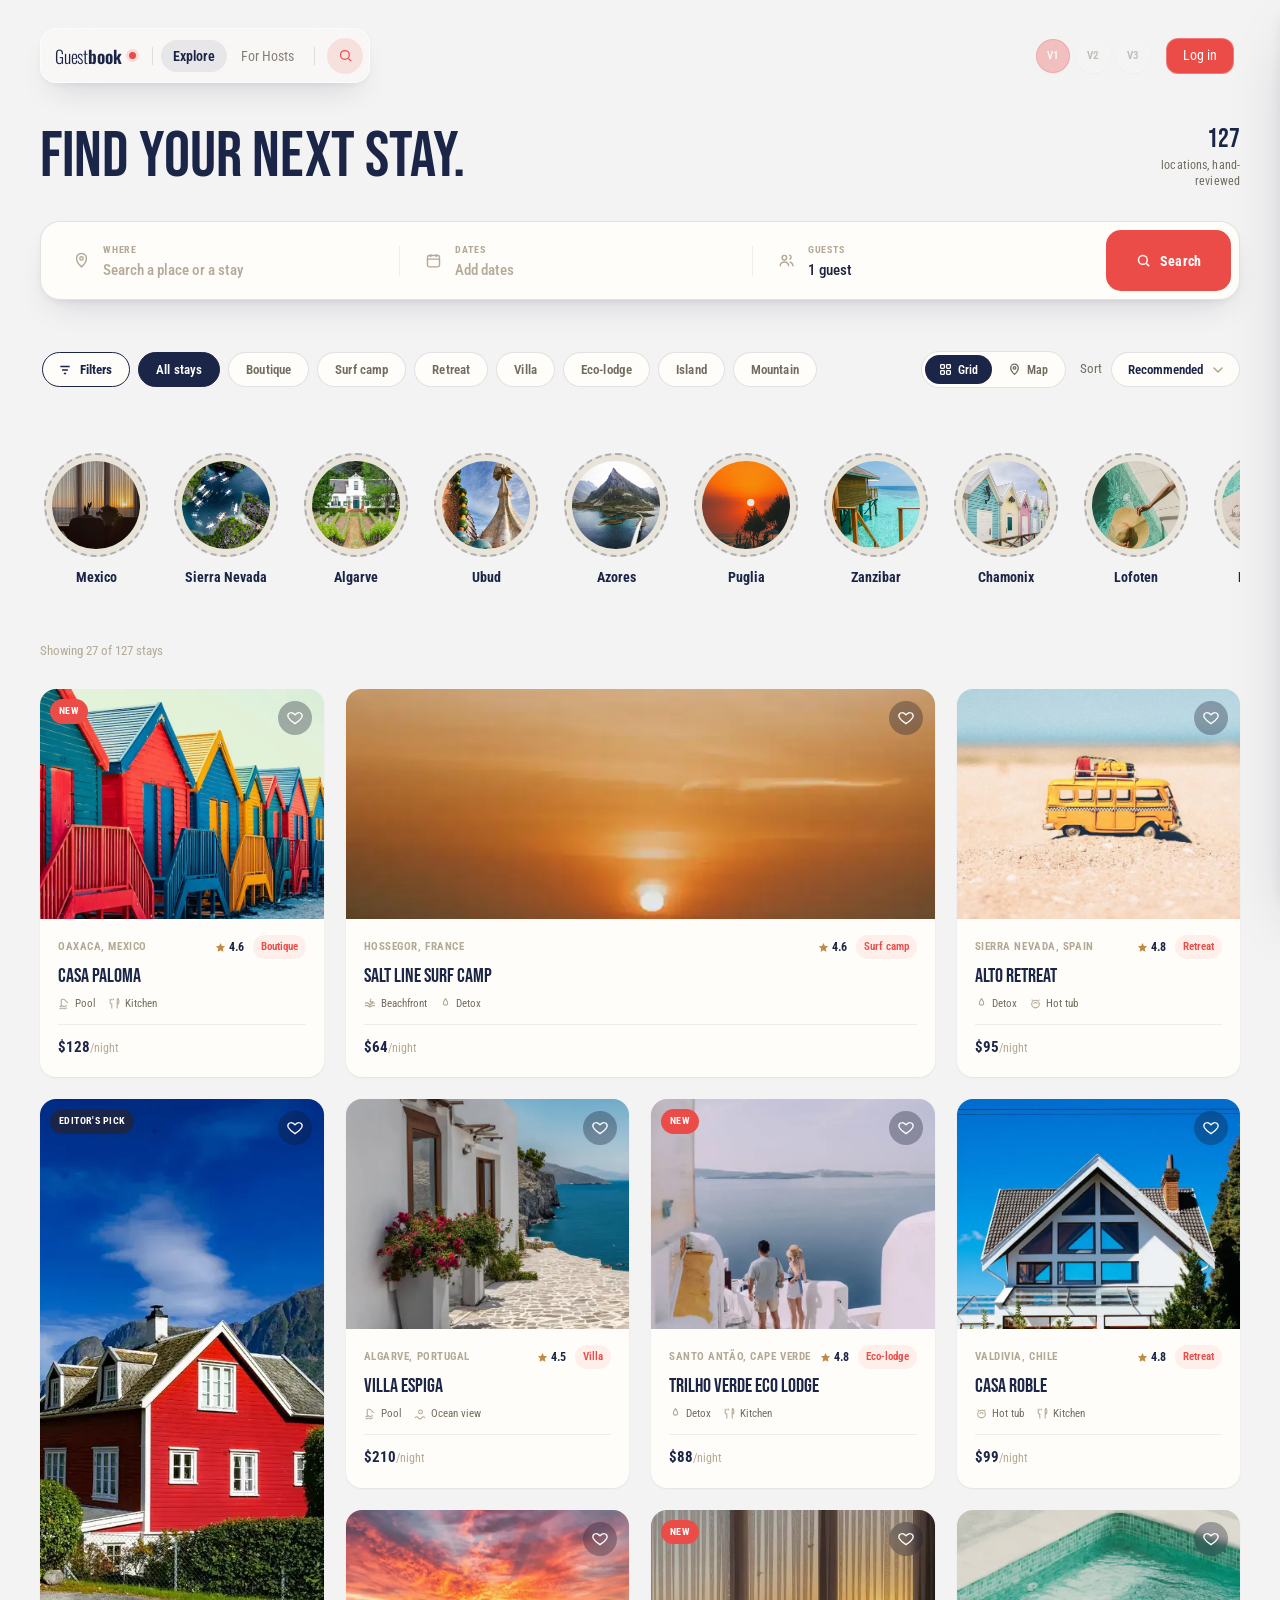
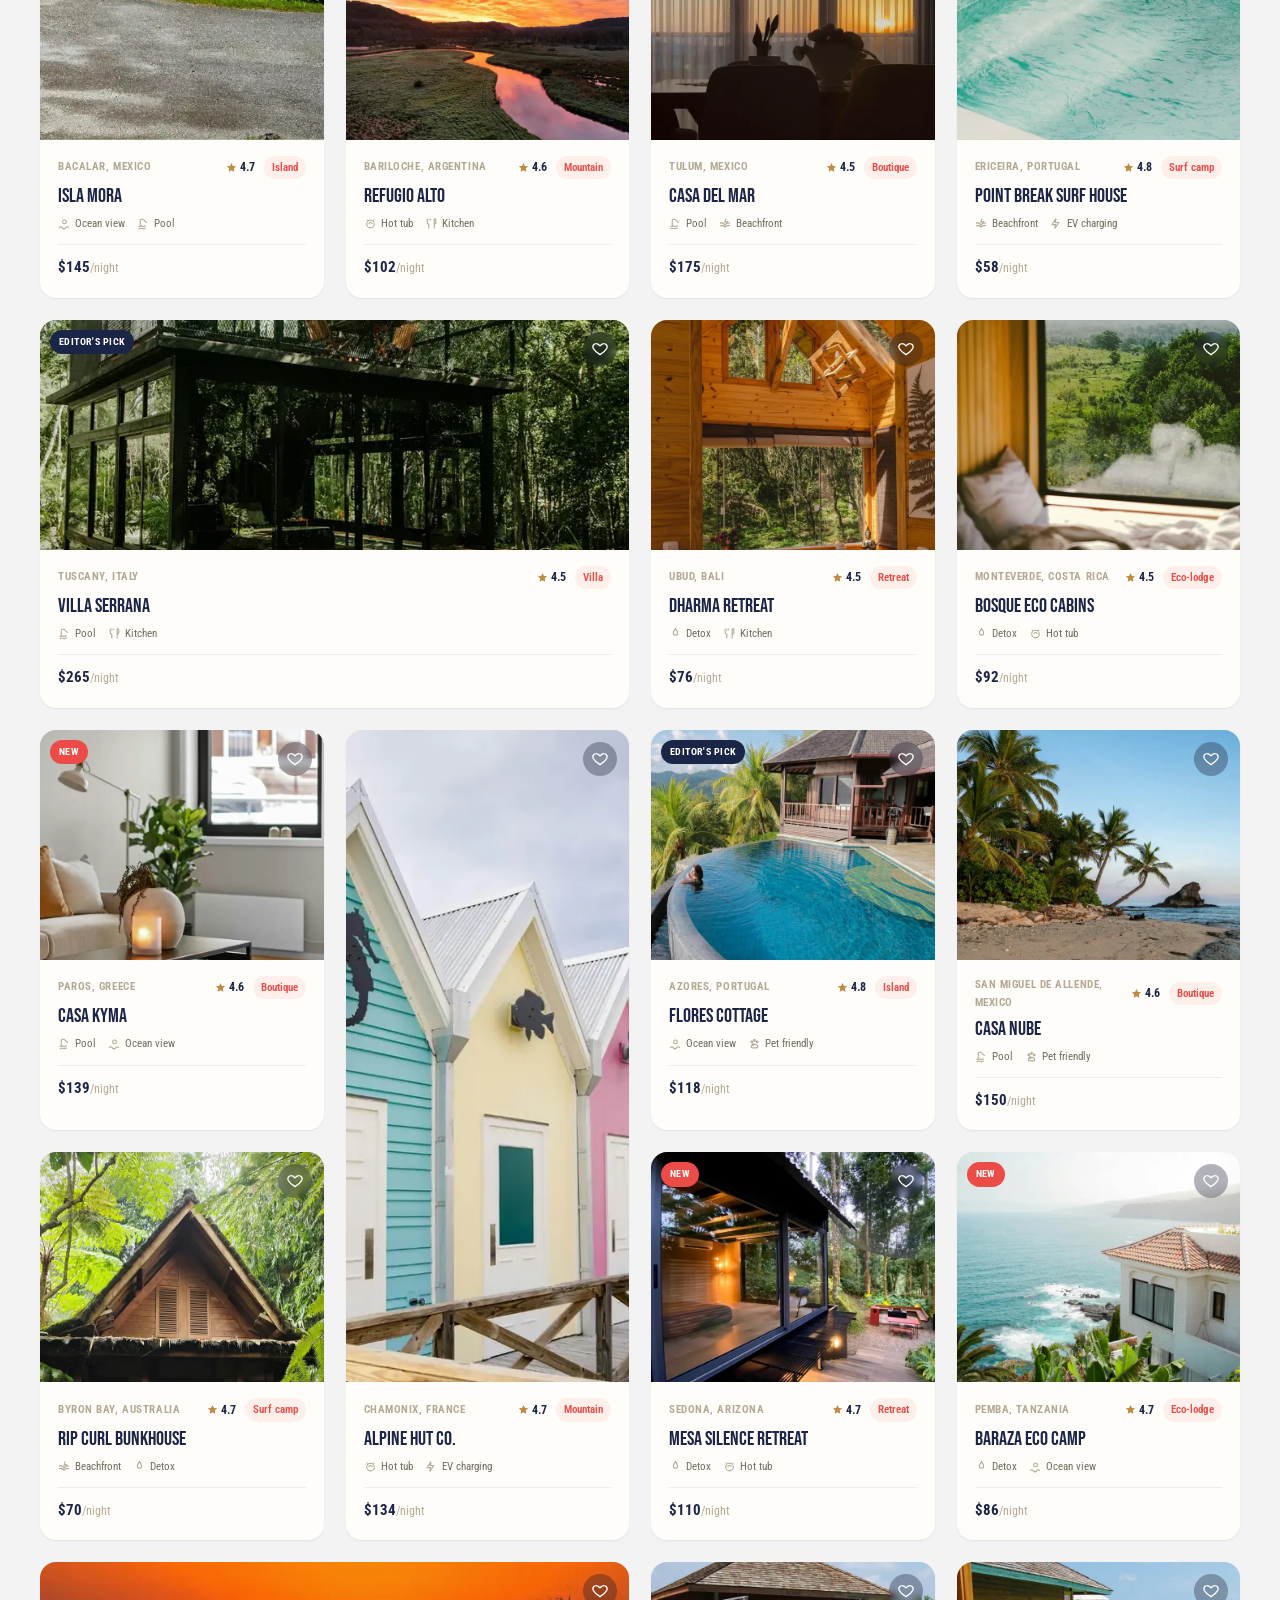
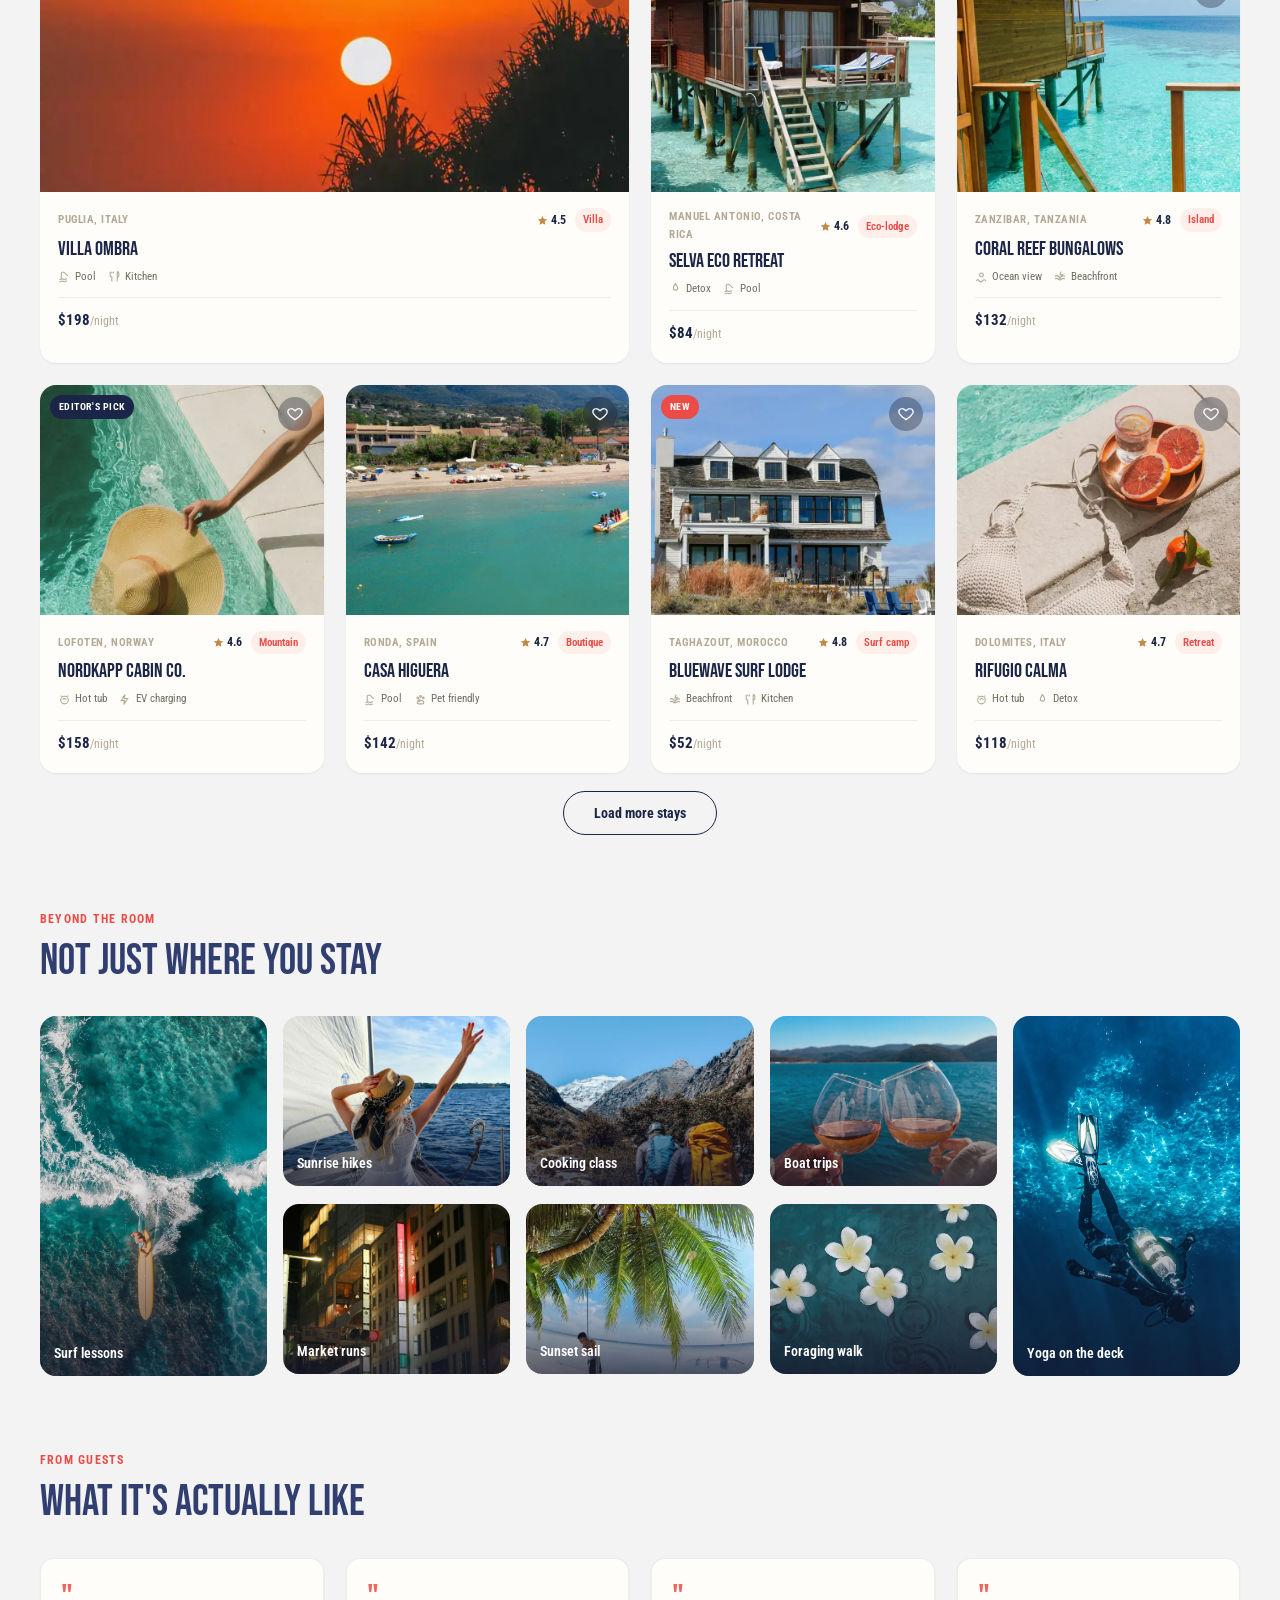
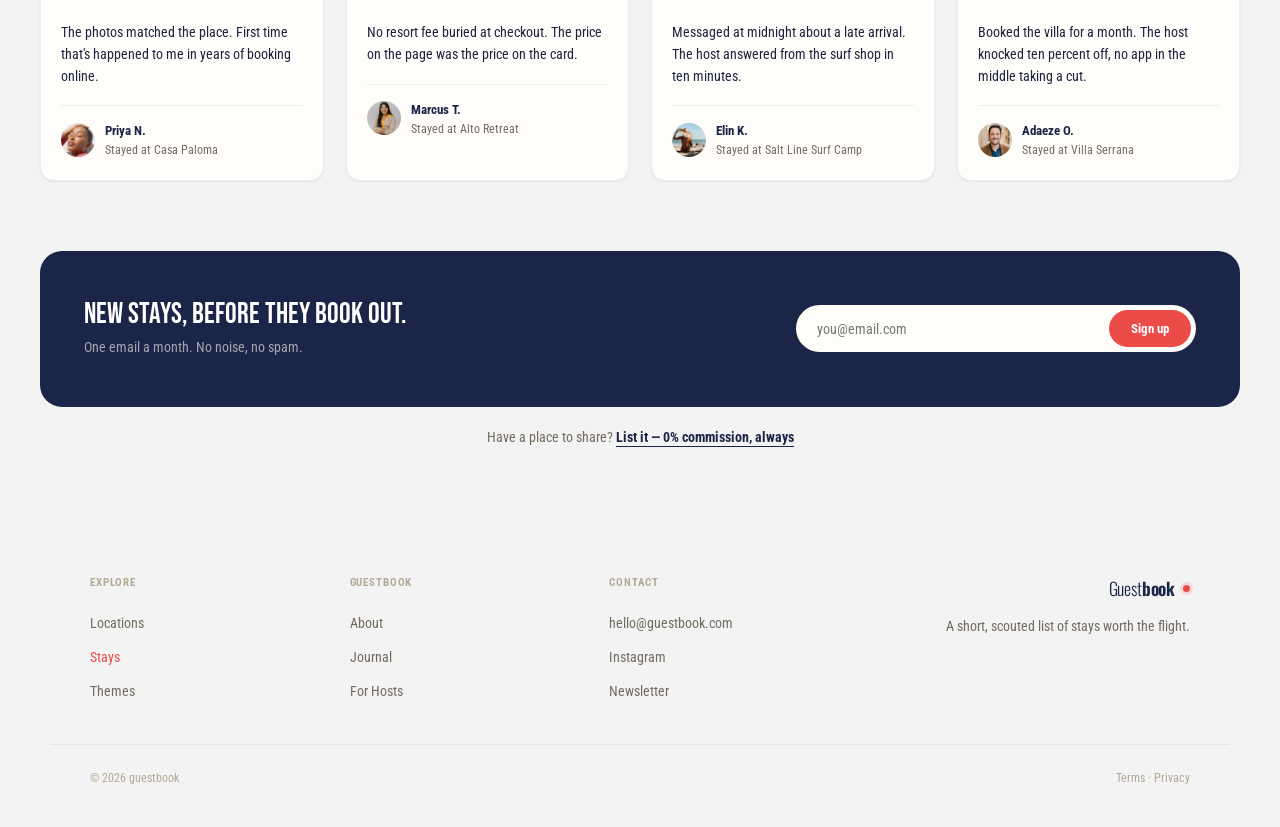
<file: v1/explore.html>
<!DOCTYPE html> <html lang="en"> <head> <meta charset="UTF-8"> <meta name="viewport" content="width=device-width,initial-scale=1"> <title>Explore stays · guestbook</title> <meta name="description" content="127 boutique hotels, surf camps, and retreats. Every one reviewed by hand. 0% commission, always."> <meta name="theme-color" content="#1B2547"> <link rel="icon" type="image/svg+xml" href="favicon.svg"> <link rel="preconnect" href="https://fonts.googleapis.com"> <link rel="preconnect" href="https://fonts.gstatic.com" crossorigin> <link href="https://fonts.googleapis.com/css2?family=Bebas+Neue&family=Oswald:wght@300;400;500;600;700&family=Roboto+Condensed:ital,wght@0,400;0,500;0,700;1,400&family=Barlow+Condensed:wght@400;500;600;700&family=Inter:wght@400;500;600;700&display=swap" rel="stylesheet"> <link rel="stylesheet" href="styles.css"> <link rel="stylesheet" href="explore.css"> </head> <body> <div class="nav-bar"> <div class="wrap"> <nav class="nav-pill"> <a class="brand" href="index.html" aria-label="guestbook — home"><span class="word"><span class="hw-light">Guest</span>book</span><span class="dot"></span></a> <span class="sep"></span> <div class="links"> <a href="explore.html">Explore</a> <a href="host.html">For Hosts</a> </div> <span class="sep"></span> <div class="actions"> <div class="nav-search" id="navSearch"> <button class="icon-btn" type="button" aria-label="Search" id="navSearchBtn"><svg viewBox="0 0 24 24" fill="none" stroke="currentColor" stroke-width="2"><circle cx="11" cy="11" r="7"/><path d="M21 21l-4.3-4.3"/></svg></button> <form class="nav-fields" onsubmit="return!1"> <div class="nav-field"><label>Where</label><input type="text" placeholder="Coastline, country"></div> <div class="nav-field"><label>When</label><input type="text" placeholder="Add dates"></div> <div class="nav-field"><label>Who</label><input type="text" placeholder="Guests"></div> <button class="nav-go" type="submit" aria-label="Go"><svg viewBox="0 0 24 24" fill="none" stroke="currentColor" stroke-width="2"><circle cx="11" cy="11" r="7"/><path d="M21 21l-4.3-4.3"/></svg></button> </form> </div> <button class="icon-btn menu-toggle" type="button" aria-label="Menu" aria-expanded="false" id="menuToggle"> <svg viewBox="0 0 24 24" fill="none" stroke="currentColor" stroke-width="2"><path d="M4 7h16M4 12h16M4 17h16"/></svg> </button> </div> </nav> <div class="nav-right"> <div class="version-pills" aria-label="Other versions of this site"> <a class="version-pill is-current" href="../v1/index.html" title="guestbook · stays worth the flight">V1</a> <a class="version-pill" href="../v2/index.html" title="guestbook · stays worth the flight">V2</a> <a class="version-pill" href="../v3/index.html" title="Guestbook: some places wait">V3</a> </div> <div class="nav-login"> <a href="#" class="cta"> <svg class="cta-icon" viewBox="0 0 24 24" fill="none" stroke="currentColor" stroke-width="2"><path d="M20 21v-2a4 4 0 0 0-4-4H8a4 4 0 0 0-4 4v2"/><circle cx="12" cy="7" r="4"/></svg> <span>Log in</span> </a> </div> </div> </div> </div> <div class="mobile-menu" id="mobileMenu"> <a href="index.html">Home</a> <a href="explore.html">Explore</a> <a href="host.html">For Hosts</a> <a href="#" class="mobile-menu-cta">Log in</a> </div> <div class="search-band"> <div class="wrap"> <div class="sb-top"> <h1>Find your next stay.</h1> <div class="sb-stats"> <div class="sb-stat-item"><strong>127</strong><span>locations, hand-reviewed</span></div> </div> </div> <div class="search-bar" id="searchBar"> <div class="sb-field" id="whereField"> <svg width="17" height="17" viewBox="0 0 24 24" fill="none" stroke="currentColor" stroke-width="2"><path d="M12 21s7-6.6 7-12a7 7 0 1 0-14 0c0 5.4 7 12 7 12z"/><circle cx="12" cy="9" r="2.4"/></svg> <div class="sb-field-text"> <label>Where</label> <input type="text" id="searchInput" placeholder="Search a place or a stay" autocomplete="off"> </div> <div class="sb-panel where-panel" id="wherePanel"> <div class="where-section" id="wherePopular"> <div class="where-heading">Popular destinations</div> <div class="where-list" id="wherePopularList"></div> </div> <div class="where-section" id="whereMatches" style="display:none"> <div class="where-heading" id="whereMatchesHeading">Destinations</div> <div class="where-list" id="whereMatchesList"></div> </div> <div class="where-empty" id="whereEmpty" style="display:none">No destinations match "<span id="whereEmptyQuery"></span>" — press Search to look across stay names too.</div> </div> </div> <div class="sb-field" id="dateField"> <svg width="17" height="17" viewBox="0 0 24 24" fill="none" stroke="currentColor" stroke-width="2"><rect x="3.5" y="5" width="17" height="16" rx="2.5"/><path d="M3.5 10h17M8 3v4M16 3v4"/></svg> <div class="sb-field-text"> <label>Dates</label> <button type="button" class="sb-trigger is-placeholder" id="dateTrigger">Add dates</button> </div> <div class="sb-panel date-panel" id="datePanel"> <div class="dp-head"> <button type="button" class="dp-nav" id="dpPrev" aria-label="Previous month"> <svg width="13" height="13" viewBox="0 0 24 24" fill="none" stroke="currentColor" stroke-width="2.6"><path d="M15 6l-6 6 6 6"/></svg> </button> <strong id="dpMonthLabel">Month</strong> <button type="button" class="dp-nav" id="dpNext" aria-label="Next month"> <svg width="13" height="13" viewBox="0 0 24 24" fill="none" stroke="currentColor" stroke-width="2.6"><path d="M9 6l6 6-6 6"/></svg> </button> </div> <div class="dp-grid" id="dpGrid"></div> <div class="dp-foot"> <button type="button" class="dp-clear" id="dpClear">Clear dates</button> <button type="button" class="dp-apply" id="dpApply">Apply</button> </div> </div> </div> <div class="sb-field" id="guestField"> <svg width="17" height="17" viewBox="0 0 24 24" fill="none" stroke="currentColor" stroke-width="2"><circle cx="9" cy="8" r="3.2"/><path d="M3 20c0-3.5 2.7-6 6-6s6 2.5 6 6"/><path d="M16 4.3a3.2 3.2 0 0 1 0 6.2M21 20c0-3-1.9-5.3-4.5-5.9"/></svg> <div class="sb-field-text"> <label>Guests</label> <button type="button" class="sb-trigger" id="guestTrigger">1 guest</button> </div> <div class="sb-panel guest-panel" id="guestPanel"> <button type="button" class="sb-option is-active" data-value="1 guest">1 guest</button> <button type="button" class="sb-option" data-value="2 guests">2 guests</button> <button type="button" class="sb-option" data-value="3+ guests">3+ guests</button> </div> </div> <button class="sb-go" id="sbGoBtn"> <svg width="15" height="15" viewBox="0 0 24 24" fill="none" stroke="currentColor" stroke-width="2.4"><circle cx="11" cy="11" r="7"/><path d="M21 21l-4.3-4.3"/></svg> Search </button> </div> </div> </div> <div class="filter-bar"> <div class="wrap"> <div class="chip-row"> <button class="filters-btn" id="filtersBtn"> <svg width="14" height="14" viewBox="0 0 24 24" fill="none" stroke="currentColor" stroke-width="2.4"><path d="M4 6h16M7 12h10M10 18h4"/></svg> Filters <span class="badge" id="filterBadge" style="display:none">0</span> </button> <button class="chip is-active" data-cat="all">All stays</button> <button class="chip" data-cat="boutique">Boutique</button> <button class="chip" data-cat="surf">Surf camp</button> <button class="chip" data-cat="retreat">Retreat</button> <button class="chip" data-cat="villa">Villa</button> <button class="chip" data-cat="eco">Eco-lodge</button> <button class="chip" data-cat="island">Island</button> <button class="chip" data-cat="mountain">Mountain</button> </div> <div class="right-controls"> <div class="view-toggle"> <button type="button" class="view-btn is-active" id="viewGridBtn" data-view="grid"> <svg width="13" height="13" viewBox="0 0 24 24" fill="none" stroke="currentColor" stroke-width="2.4"><rect x="3" y="3" width="7" height="7" rx="1.5"/><rect x="14" y="3" width="7" height="7" rx="1.5"/><rect x="3" y="14" width="7" height="7" rx="1.5"/><rect x="14" y="14" width="7" height="7" rx="1.5"/></svg> Grid </button> <button type="button" class="view-btn" id="viewMapBtn" data-view="map"> <svg width="13" height="13" viewBox="0 0 24 24" fill="none" stroke="currentColor" stroke-width="2.4"><path d="M12 21s7-6.6 7-12a7 7 0 1 0-14 0c0 5.4 7 12 7 12z"/><circle cx="12" cy="9" r="2.4"/></svg> Map </button> </div> <div class="sort-wrap" id="sortWrap"> <span class="sort-label">Sort</span> <button type="button" class="sort-trigger" id="sortTrigger"> <span id="sortTriggerText">Recommended</span> <svg width="10" height="6" viewBox="0 0 10 6" fill="none"><path d="M1 1l4 4 4-4" stroke="currentColor" stroke-width="1.6" stroke-linecap="round" stroke-linejoin="round"/></svg> </button> <div class="sb-panel sort-panel" id="sortPanel"> <button type="button" class="sb-option is-active" data-value="rec">Recommended</button> <button type="button" class="sb-option" data-value="new">Newest</button> <button type="button" class="sb-option" data-value="asc">Price: low to high</button> <button type="button" class="sb-option" data-value="desc">Price: high to low</button> </div> </div> </div> </div> </div> <div class="active-filters-bar" id="activeFiltersBar" style="display:none"> <div class="wrap active-filters-row" id="activeFiltersRow"></div> </div> <div class="drawer-overlay" id="drawerOverlay"></div> <div class="drawer" id="drawer"> <div class="drawer-head"> <h3>Filters</h3> <button class="drawer-close" id="drawerClose">✕</button> </div> <div class="drawer-body"> <div class="drawer-group"> <h4>Property type</h4> <label class="check-row"><input type="checkbox" data-cat="boutique"> Boutique hotel</label> <label class="check-row"><input type="checkbox" data-cat="surf"> Surf camp</label> <label class="check-row"><input type="checkbox" data-cat="retreat"> Retreat centre</label> <label class="check-row"><input type="checkbox" data-cat="villa"> Villa</label> <label class="check-row"><input type="checkbox" data-cat="eco"> Eco-lodge</label> <label class="check-row"><input type="checkbox" data-cat="island"> Island stay</label> <label class="check-row"><input type="checkbox" data-cat="mountain"> Mountain lodge</label> </div> <div class="drawer-group"> <h4>Collections</h4> <label class="check-row"><input type="checkbox" data-col="offgrid"> Off-grid, on purpose</label> <label class="check-row"><input type="checkbox" data-col="surfvibe"> Surf, then nap, repeat</label> <label class="check-row"><input type="checkbox" data-col="slowmornings"> Slow mornings, thin air</label> <label class="check-row"><input type="checkbox" data-col="islandsearn"> Islands you have to earn</label> <label class="check-row"><input type="checkbox" data-col="realquiet"> Retreats with real silence</label> <label class="check-row"><input type="checkbox" data-col="stonenotstucco"> Stone, not stucco</label> <label class="check-row"><input type="checkbox" data-col="familyrun"> Family-run, not franchised</label> <label class="check-row"><input type="checkbox" data-col="packlight"> Pack light, stay long</label> </div> <div class="drawer-group"> <h4>Price per night</h4> <div class="price-row"> <input type="number" id="minPrice" placeholder="Min"> <span>—</span> <input type="number" id="maxPrice" placeholder="Max"> </div> </div> <div class="drawer-group"> <h4>Amenities</h4> <label class="check-row"><input type="checkbox" data-am="pool"> Pool</label> <label class="check-row"><input type="checkbox" data-am="beachfront"> Beachfront</label> <label class="check-row"><input type="checkbox" data-am="pet"> Pet friendly</label> <label class="check-row"><input type="checkbox" data-am="detox"> Digital detox (no wifi)</label> <label class="check-row"><input type="checkbox" data-am="hottub"> Hot tub</label> <label class="check-row"><input type="checkbox" data-am="oceanview"> Ocean view</label> <label class="check-row"><input type="checkbox" data-am="kitchen"> Kitchen</label> <label class="check-row"><input type="checkbox" data-am="ev"> EV charging</label> </div> </div> <div class="drawer-foot"> <button class="btn-clear" id="clearFilters">Clear all</button> <button class="btn-apply" id="applyFilters">Show stays</button> </div> </div> <section class="wrap dest-section"> <div class="dest-scroll-wrap"> <button type="button" class="scroll-arrow dest-arrow dest-arrow-left" id="destArrowLeft" aria-label="Scroll destinations left" onclick='scrollStrip("placeStrip",-1)'> <svg width="16" height="16" viewBox="0 0 24 24" fill="none" stroke="currentColor" stroke-width="2" stroke-linecap="round" stroke-linejoin="round"><path d="M15 18l-6-6 6-6"/></svg> </button> <div class="dest-fade dest-fade-left" id="destFadeLeft"></div> <div class="stamp-row" id="placeStrip"> <a href="#" class="stamp" data-search="mexico"><div class="stamp-photo"><img src="../listings-1/9.webp" alt="Mexico"></div><h4>Mexico</h4></a> <a href="#" class="stamp" data-search="sierra nevada"><div class="stamp-photo"><img src="../destination/2.webp" alt="Sierra Nevada"></div><h4>Sierra Nevada</h4></a> <a href="#" class="stamp" data-search="algarve"><div class="stamp-photo"><img src="../destination/3.webp" alt="Algarve"></div><h4>Algarve</h4></a> <a href="#" class="stamp" data-search="ubud"><div class="stamp-photo"><img src="../destination/5.webp" alt="Ubud"></div><h4>Ubud</h4></a> <a href="#" class="stamp" data-search="azores"><div class="stamp-photo"><img src="../destination/6.webp" alt="Azores"></div><h4>Azores</h4></a> <a href="#" class="stamp" data-search="puglia"><div class="stamp-photo"><img src="../listings-1/21.webp" alt="Puglia"></div><h4>Puglia</h4></a> <a href="#" class="stamp" data-search="zanzibar"><div class="stamp-photo"><img src="../listings-1/23.webp" alt="Zanzibar"></div><h4>Zanzibar</h4></a> <a href="#" class="stamp" data-search="chamonix"><div class="stamp-photo"><img src="../listings-1/17.webp" alt="Chamonix"></div><h4>Chamonix</h4></a> <a href="#" class="stamp" data-search="lofoten"><div class="stamp-photo"><img src="../listings-1/24.webp" alt="Lofoten"></div><h4>Lofoten</h4></a> <a href="#" class="stamp" data-search="dolomites"><div class="stamp-photo"><img src="../listings-1/30.webp" alt="Dolomites"></div><h4>Dolomites</h4></a> </div> <div class="dest-fade dest-fade-right" id="destFadeRight"></div> <button type="button" class="scroll-arrow dest-arrow dest-arrow-right" id="destArrowRight" aria-label="Scroll destinations right" onclick='scrollStrip("placeStrip",1)'> <svg width="16" height="16" viewBox="0 0 24 24" fill="none" stroke="currentColor" stroke-width="2" stroke-linecap="round" stroke-linejoin="round"><path d="M9 6l6 6-6 6"/></svg> </button> </div> </section> <section class="wrap"> <p class="result-count" id="resultCount">Showing 23 of 127 stays</p> <div class="empty-state" id="emptyState" style="display:none"> <svg width="52" height="52" viewBox="0 0 24 24" fill="none" stroke="currentColor" stroke-width="1.6"><circle cx="11" cy="11" r="7"/><path d="M21 21l-4.3-4.3"/><path d="M8.5 11h5"/></svg> <h3>No stays match yet</h3> <p>Try widening your price range, clearing a filter, or searching a different place.</p> <button type="button" class="btn-outline" id="emptyClearBtn">Clear all filters</button> </div> <div class="map-view" id="mapView" style="display:none"> <div class="map-canvas" id="mapCanvas"></div> </div> <div class="listings-grid" id="listingsGrid"> <a href="#" class="listing-card reveal" data-new="1" data-category="boutique" data-price="128" data-collections="stonenotstucco familyrun" data-location="oaxaca" data-amenities="pool kitchen" style="order:10"> <div class="ph"><img src="../listings-1/1.webp" alt="Casa Paloma, Oaxaca"><span class="ntw-badge">New</span></div> <div class="lc-body"><div class="lc-top"><span class="lc-loc">Oaxaca, Mexico</span><span class="lc-cat">Boutique</span></div><h3>Casa Paloma</h3><div class="lc-bottom"><div class="lc-price">$128<span>/night</span></div></div></div> </a> <a href="#" class="listing-card is-feature reveal" data-category="surf" data-price="64" data-collections="surfvibe" data-location="hossegor" data-amenities="beachfront detox" style="order:20"> <div class="ph"><img src="../listings-1/2.webp" alt="Salt Line Surf Camp, Hossegor"></div> <div class="lc-body"><div class="lc-top"><span class="lc-loc">Hossegor, France</span><span class="lc-cat">Surf camp</span></div><h3>Salt Line Surf Camp</h3><div class="lc-bottom"><div class="lc-price">$64<span>/night</span></div></div></div> </a> <a href="#" class="listing-card reveal" data-category="retreat" data-price="95" data-collections="realquiet" data-location="sierra" data-amenities="detox hottub" style="order:30"> <div class="ph"><img src="../listings-1/3.webp" alt="Alto Retreat, Sierra Nevada"></div> <div class="lc-body"><div class="lc-top"><span class="lc-loc">Sierra Nevada, Spain</span><span class="lc-cat">Retreat</span></div><h3>Alto Retreat</h3><div class="lc-bottom"><div class="lc-price">$95<span>/night</span></div></div></div> </a> <a href="#" class="listing-card is-tall reveal" data-category="island" data-price="145" data-collections="islandsearn" data-location="bacalar" data-amenities="oceanview pool" style="order:40"> <div class="ph"><img src="../listings-1/7.webp" alt="Isla Mora, Bacalar"><span class="editor-badge">Editor's pick</span></div> <div class="lc-body"><div class="lc-top"><span class="lc-loc">Bacalar, Mexico</span><span class="lc-cat">Island</span></div><h3>Isla Mora</h3><div class="lc-bottom"><div class="lc-price">$145<span>/night</span></div></div></div> </a> <a href="#" class="listing-card reveal" data-category="villa" data-price="210" data-collections="stonenotstucco packlight" data-location="algarve" data-amenities="pool oceanview" style="order:50"> <div class="ph"><img src="../listings-1/5.webp" alt="Villa Espiga, Algarve"></div> <div class="lc-body"><div class="lc-top"><span class="lc-loc">Algarve, Portugal</span><span class="lc-cat">Villa</span></div><h3>Villa Espiga</h3><div class="lc-bottom"><div class="lc-price">$210<span>/night</span></div></div></div> </a> <a href="#" class="listing-card reveal" data-new="1" data-category="eco" data-price="88" data-collections="offgrid realquiet" data-location="capeverde" data-amenities="detox kitchen" style="order:60"> <div class="ph"><img src="../listings-1/6.webp" alt="Trilho Verde Eco Lodge, Cape Verde"><span class="ntw-badge">New</span></div> <div class="lc-body"><div class="lc-top"><span class="lc-loc">Santo Antão, Cape Verde</span><span class="lc-cat">Eco-lodge</span></div><h3>Trilho Verde Eco Lodge</h3><div class="lc-bottom"><div class="lc-price">$88<span>/night</span></div></div></div> </a> <a href="#" class="listing-card reveal" data-category="retreat" data-price="99" data-collections="realquiet packlight" data-location="valdivia" data-amenities="hottub kitchen" style="order:65"> <div class="ph"><img src="../listings-2/62.webp" alt="Casa Roble, Valdivia"></div> <div class="lc-body"><div class="lc-top"><span class="lc-loc">Valdivia, Chile</span><span class="lc-cat">Retreat</span></div><h3>Casa Roble</h3><div class="lc-bottom"><div class="lc-price">$99<span>/night</span></div></div></div> </a> <a href="#" class="listing-card reveal" data-category="mountain" data-price="102" data-collections="slowmornings offgrid" data-location="bariloche" data-amenities="hottub kitchen" style="order:70"> <div class="ph"><img src="../listings-1/8.webp" alt="Refugio Alto, Bariloche"></div> <div class="lc-body"><div class="lc-top"><span class="lc-loc">Bariloche, Argentina</span><span class="lc-cat">Mountain</span></div><h3>Refugio Alto</h3><div class="lc-bottom"><div class="lc-price">$102<span>/night</span></div></div></div> </a> <a href="#" class="listing-card reveal" data-new="1" data-category="boutique" data-price="175" data-collections="familyrun" data-location="tulum" data-amenities="pool beachfront" style="order:80"> <div class="ph"><img src="../listings-1/9.webp" alt="Casa del Mar, Tulum"><span class="ntw-badge">New</span></div> <div class="lc-body"><div class="lc-top"><span class="lc-loc">Tulum, Mexico</span><span class="lc-cat">Boutique</span></div><h3>Casa del Mar</h3><div class="lc-bottom"><div class="lc-price">$175<span>/night</span></div></div></div> </a> <a href="#" class="listing-card reveal" data-category="surf" data-price="58" data-collections="surfvibe" data-location="ericeira" data-amenities="beachfront ev" style="order:90"> <div class="ph"><img src="../listings-1/12.webp" alt="Point Break Surf House, Ericeira"></div> <div class="lc-body"><div class="lc-top"><span class="lc-loc">Ericeira, Portugal</span><span class="lc-cat">Surf camp</span></div><h3>Point Break Surf House</h3><div class="lc-bottom"><div class="lc-price">$58<span>/night</span></div></div></div> </a> <a href="#" class="listing-card is-feature reveal" data-category="villa" data-price="265" data-collections="packlight stonenotstucco" data-location="tuscany" data-amenities="pool kitchen" style="order:100"> <div class="ph"><img src="../listings-1/14.webp" alt="Villa Serrana, Tuscany"><span class="editor-badge">Editor's pick</span></div> <div class="lc-body"><div class="lc-top"><span class="lc-loc">Tuscany, Italy</span><span class="lc-cat">Villa</span></div><h3>Villa Serrana</h3><div class="lc-bottom"><div class="lc-price">$265<span>/night</span></div></div></div> </a> <a href="#" class="listing-card reveal" data-category="retreat" data-price="76" data-collections="realquiet" data-location="ubud" data-amenities="detox kitchen" style="order:110"> <div class="ph"><img src="../listings-1/13.webp" alt="Dharma Retreat, Ubud"></div> <div class="lc-body"><div class="lc-top"><span class="lc-loc">Ubud, Bali</span><span class="lc-cat">Retreat</span></div><h3>Dharma Retreat</h3><div class="lc-bottom"><div class="lc-price">$76<span>/night</span></div></div></div> </a> <a href="#" class="listing-card reveal" data-category="eco" data-price="92" data-collections="offgrid realquiet" data-location="monteverde" data-amenities="detox hottub" style="order:120"> <div class="ph"><img src="../listings-1/15.webp" alt="Bosque Eco Cabins, Monteverde"></div> <div class="lc-body"><div class="lc-top"><span class="lc-loc">Monteverde, Costa Rica</span><span class="lc-cat">Eco-lodge</span></div><h3>Bosque Eco Cabins</h3><div class="lc-bottom"><div class="lc-price">$92<span>/night</span></div></div></div> </a> <a href="#" class="listing-card reveal" data-new="1" data-category="boutique" data-price="139" data-collections="familyrun stonenotstucco" data-location="paros" data-amenities="pool oceanview" style="order:125"> <div class="ph"><img src="../listings-2/63.webp" alt="Casa Kyma, Paros"><span class="ntw-badge">New</span></div> <div class="lc-body"><div class="lc-top"><span class="lc-loc">Paros, Greece</span><span class="lc-cat">Boutique</span></div><h3>Casa Kyma</h3><div class="lc-bottom"><div class="lc-price">$139<span>/night</span></div></div></div> </a> <a href="#" class="listing-card is-tall reveal" data-category="mountain" data-price="134" data-collections="slowmornings" data-location="chamonix" data-amenities="hottub ev" style="order:130"> <div class="ph"><img src="../listings-1/17.webp" alt="Alpine Hut Co., Chamonix"></div> <div class="lc-body"><div class="lc-top"><span class="lc-loc">Chamonix, France</span><span class="lc-cat">Mountain</span></div><h3>Alpine Hut Co.</h3><div class="lc-bottom"><div class="lc-price">$134<span>/night</span></div></div></div> </a> <a href="#" class="listing-card reveal" data-category="island" data-price="118" data-collections="islandsearn" data-location="azores" data-amenities="oceanview pet" style="order:140"> <div class="ph"><img src="../listings-1/16.webp" alt="Flores Cottage, Azores"><span class="editor-badge">Editor's pick</span></div> <div class="lc-body"><div class="lc-top"><span class="lc-loc">Azores, Portugal</span><span class="lc-cat">Island</span></div><h3>Flores Cottage</h3><div class="lc-bottom"><div class="lc-price">$118<span>/night</span></div></div></div> </a> <a href="#" class="listing-card reveal" data-category="boutique" data-price="150" data-collections="familyrun stonenotstucco" data-location="sanmiguel" data-amenities="pool pet" style="order:150"> <div class="ph"><img src="../listings-1/18.webp" alt="Casa Nube, San Miguel de Allende"></div> <div class="lc-body"><div class="lc-top"><span class="lc-loc">San Miguel de Allende, Mexico</span><span class="lc-cat">Boutique</span></div><h3>Casa Nube</h3><div class="lc-bottom"><div class="lc-price">$150<span>/night</span></div></div></div> </a> <a href="#" class="listing-card reveal" data-category="surf" data-price="70" data-collections="surfvibe" data-location="byronbay" data-amenities="beachfront detox" style="order:160"> <div class="ph"><img src="../listings-1/19.webp" alt="Rip Curl Bunkhouse, Byron Bay"></div> <div class="lc-body"><div class="lc-top"><span class="lc-loc">Byron Bay, Australia</span><span class="lc-cat">Surf camp</span></div><h3>Rip Curl Bunkhouse</h3><div class="lc-bottom"><div class="lc-price">$70<span>/night</span></div></div></div> </a> <a href="#" class="listing-card reveal" data-new="1" data-category="retreat" data-price="110" data-collections="realquiet offgrid" data-location="sedona" data-amenities="detox hottub" style="order:170"> <div class="ph"><img src="../listings-1/20.webp" alt="Mesa Silence Retreat, Sedona"><span class="ntw-badge">New</span></div> <div class="lc-body"><div class="lc-top"><span class="lc-loc">Sedona, Arizona</span><span class="lc-cat">Retreat</span></div><h3>Mesa Silence Retreat</h3><div class="lc-bottom"><div class="lc-price">$110<span>/night</span></div></div></div> </a> <a href="#" class="listing-card is-feature reveal" data-category="villa" data-price="198" data-collections="packlight familyrun" data-location="puglia" data-amenities="pool kitchen" style="order:180"> <div class="ph"><img src="../listings-1/21.webp" alt="Villa Ombra, Puglia"></div> <div class="lc-body"><div class="lc-top"><span class="lc-loc">Puglia, Italy</span><span class="lc-cat">Villa</span></div><h3>Villa Ombra</h3><div class="lc-bottom"><div class="lc-price">$198<span>/night</span></div></div></div> </a> <a href="#" class="listing-card reveal" data-new="1" data-category="eco" data-price="86" data-collections="offgrid realquiet" data-location="pemba" data-amenities="detox oceanview" style="order:185"> <div class="ph"><img src="../listings-2/64.webp" alt="Baraza Eco Camp, Pemba"><span class="ntw-badge">New</span></div> <div class="lc-body"><div class="lc-top"><span class="lc-loc">Pemba, Tanzania</span><span class="lc-cat">Eco-lodge</span></div><h3>Baraza Eco Camp</h3><div class="lc-bottom"><div class="lc-price">$86<span>/night</span></div></div></div> </a> <a href="#" class="listing-card reveal" data-category="eco" data-price="84" data-collections="offgrid" data-location="manuelantonio" data-amenities="detox pool" style="order:190"> <div class="ph"><img src="../listings-1/22.webp" alt="Selva Eco Retreat, Manuel Antonio"></div> <div class="lc-body"><div class="lc-top"><span class="lc-loc">Manuel Antonio, Costa Rica</span><span class="lc-cat">Eco-lodge</span></div><h3>Selva Eco Retreat</h3><div class="lc-bottom"><div class="lc-price">$84<span>/night</span></div></div></div> </a> <a href="#" class="listing-card reveal" data-category="island" data-price="132" data-collections="islandsearn" data-location="zanzibar" data-amenities="oceanview beachfront" style="order:200"> <div class="ph"><img src="../listings-1/23.webp" alt="Coral Reef Bungalows, Zanzibar"></div> <div class="lc-body"><div class="lc-top"><span class="lc-loc">Zanzibar, Tanzania</span><span class="lc-cat">Island</span></div><h3>Coral Reef Bungalows</h3><div class="lc-bottom"><div class="lc-price">$132<span>/night</span></div></div></div> </a> <a href="#" class="listing-card reveal" data-category="mountain" data-price="158" data-collections="slowmornings offgrid" data-location="lofoten" data-amenities="hottub ev" style="order:210"> <div class="ph"><img src="../listings-1/24.webp" alt="Nordkapp Cabin Co., Lofoten"><span class="editor-badge">Editor's pick</span></div> <div class="lc-body"><div class="lc-top"><span class="lc-loc">Lofoten, Norway</span><span class="lc-cat">Mountain</span></div><h3>Nordkapp Cabin Co.</h3><div class="lc-bottom"><div class="lc-price">$158<span>/night</span></div></div></div> </a> <a href="#" class="listing-card reveal" data-category="boutique" data-price="142" data-collections="stonenotstucco familyrun" data-location="ronda" data-amenities="pool pet" style="order:220"> <div class="ph"><img src="../listings-1/25.webp" alt="Casa Higuera, Ronda"></div> <div class="lc-body"><div class="lc-top"><span class="lc-loc">Ronda, Spain</span><span class="lc-cat">Boutique</span></div><h3>Casa Higuera</h3><div class="lc-bottom"><div class="lc-price">$142<span>/night</span></div></div></div> </a> <a href="#" class="listing-card reveal" data-new="1" data-category="surf" data-price="52" data-collections="surfvibe packlight" data-location="taghazout" data-amenities="beachfront kitchen" style="order:230"> <div class="ph"><img src="../listings-1/26.webp" alt="Bluewave Surf Lodge, Taghazout"><span class="ntw-badge">New</span></div> <div class="lc-body"><div class="lc-top"><span class="lc-loc">Taghazout, Morocco</span><span class="lc-cat">Surf camp</span></div><h3>Bluewave Surf Lodge</h3><div class="lc-bottom"><div class="lc-price">$52<span>/night</span></div></div></div> </a> <a href="#" class="listing-card reveal" data-category="retreat" data-price="118" data-collections="realquiet offgrid" data-location="dolomites" data-amenities="hottub detox" style="order:240"> <div class="ph"><img src="../listings-1/30.webp" alt="Rifugio Calma, Dolomites"></div> <div class="lc-body"><div class="lc-top"><span class="lc-loc">Dolomites, Italy</span><span class="lc-cat">Retreat</span></div><h3>Rifugio Calma</h3><div class="lc-bottom"><div class="lc-price">$118<span>/night</span></div></div></div> </a> <a href="#" class="listing-card reveal is-more" data-category="boutique" data-price="118" data-collections="stonenotstucco" data-location="douro" data-amenities="pool kitchen" style="display:none;order:250"> <div class="ph"><img src="../listings-2/110.webp" alt="Casa do Vale, Douro Valley"></div> <div class="lc-body"><div class="lc-top"><span class="lc-loc">Douro Valley, Portugal</span><span class="lc-cat">Boutique</span></div><h3>Casa do Vale</h3><div class="lc-bottom"><div class="lc-price">$118<span>/night</span></div></div></div> </a> <a href="#" class="listing-card reveal is-more" data-category="eco" data-price="96" data-collections="offgrid realquiet" data-location="monteverde" data-amenities="detox hottub" style="display:none;order:260"> <div class="ph"><img src="../listings-2/115.webp" alt="Kolibri Treehouse, Monteverde"><span class="editor-badge">Editor's pick</span></div> <div class="lc-body"><div class="lc-top"><span class="lc-loc">Monteverde, Costa Rica</span><span class="lc-cat">Eco-lodge</span></div><h3>Kolibri Treehouse</h3><div class="lc-bottom"><div class="lc-price">$96<span>/night</span></div></div></div> </a> <a href="#" class="listing-card reveal is-more" data-category="mountain" data-price="74" data-collections="offgrid slowmornings" data-location="chalten" data-amenities="detox kitchen" style="display:none;order:270"> <div class="ph"><img src="../listings-2/120.webp" alt="Errante, El Chaltén"></div> <div class="lc-body"><div class="lc-top"><span class="lc-loc">El Chaltén, Argentina</span><span class="lc-cat">Mountain</span></div><h3>Errante</h3><div class="lc-bottom"><div class="lc-price">$74<span>/night</span></div></div></div> </a> <a href="#" class="listing-card reveal is-more" data-new="1" data-category="villa" data-price="189" data-collections="packlight stonenotstucco" data-location="ionian" data-amenities="pool oceanview" style="display:none;order:280"> <div class="ph"><img src="../listings-2/125.webp" alt="Villa Marée, Ionian Coast"><span class="ntw-badge">New</span></div> <div class="lc-body"><div class="lc-top"><span class="lc-loc">Ionian Coast, Greece</span><span class="lc-cat">Villa</span></div><h3>Villa Marée</h3><div class="lc-bottom"><div class="lc-price">$189<span>/night</span></div></div></div> </a> <a href="#" class="listing-card reveal is-more" data-category="mountain" data-price="105" data-collections="slowmornings offgrid" data-location="blueridge" data-amenities="hottub kitchen" style="display:none;order:290"> <div class="ph"><img src="../listings-2/129.webp" alt="Ridgeline Cabin, Blue Ridge"></div> <div class="lc-body"><div class="lc-top"><span class="lc-loc">Blue Ridge, USA</span><span class="lc-cat">Mountain</span></div><h3>Ridgeline Cabin</h3><div class="lc-bottom"><div class="lc-price">$105<span>/night</span></div></div></div> </a> <a href="#" class="listing-card reveal is-more" data-category="surf" data-price="68" data-collections="surfvibe packlight" data-location="sayulita" data-amenities="beachfront detox" style="display:none;order:300"> <div class="ph"><img src="../listings-1/34.webp" alt="Casa Mar Azul, Sayulita"></div> <div class="lc-body"><div class="lc-top"><span class="lc-loc">Sayulita, Mexico</span><span class="lc-cat">Surf camp</span></div><h3>Casa Mar Azul</h3><div class="lc-bottom"><div class="lc-price">$68<span>/night</span></div></div></div> </a> <a href="#" class="listing-card reveal is-more" data-new="1" data-category="boutique" data-price="96" data-collections="stonenotstucco familyrun" data-location="guatemala" data-amenities="pool kitchen" style="display:none;order:310"> <div class="ph"><img src="../listings-1/31.webp" alt="Casa Alma, Antigua"><span class="ntw-badge">New</span></div> <div class="lc-body"><div class="lc-top"><span class="lc-loc">Antigua, Guatemala</span><span class="lc-cat">Boutique</span></div><h3>Casa Alma</h3><div class="lc-bottom"><div class="lc-price">$96<span>/night</span></div></div></div> </a> <a href="#" class="listing-card reveal is-more" data-category="surf" data-price="54" data-collections="surfvibe" data-location="siargao" data-amenities="beachfront detox" style="display:none;order:320"> <div class="ph"><img src="../listings-1/32.webp" alt="Driftwood Surf Camp, Siargao"></div> <div class="lc-body"><div class="lc-top"><span class="lc-loc">Siargao, Philippines</span><span class="lc-cat">Surf camp</span></div><h3>Driftwood Surf Camp</h3><div class="lc-bottom"><div class="lc-price">$54<span>/night</span></div></div></div> </a> <a href="#" class="listing-card reveal is-more" data-category="retreat" data-price="88" data-collections="realquiet offgrid" data-location="karelia" data-amenities="hottub detox" style="display:none;order:330"> <div class="ph"><img src="../listings-1/33.webp" alt="Quiet Pines Retreat, Karelia"><span class="editor-badge">Editor's pick</span></div> <div class="lc-body"><div class="lc-top"><span class="lc-loc">Karelia, Finland</span><span class="lc-cat">Retreat</span></div><h3>Quiet Pines Retreat</h3><div class="lc-bottom"><div class="lc-price">$88<span>/night</span></div></div></div> </a> <a href="#" class="listing-card reveal is-more" data-category="villa" data-price="178" data-collections="stonenotstucco packlight" data-location="costabrava" data-amenities="pool oceanview" style="display:none;order:340"> <div class="ph"><img src="../listings-1/35.webp" alt="Villa Limón, Costa Brava"></div> <div class="lc-body"><div class="lc-top"><span class="lc-loc">Costa Brava, Spain</span><span class="lc-cat">Villa</span></div><h3>Villa Limón</h3><div class="lc-bottom"><div class="lc-price">$178<span>/night</span></div></div></div> </a> <a href="#" class="listing-card reveal is-more" data-category="eco" data-price="79" data-collections="offgrid realquiet" data-location="chiloe" data-amenities="detox kitchen" style="display:none;order:350"> <div class="ph"><img src="../listings-1/36.webp" alt="Terra Verde Eco Lodge, Chiloé"></div> <div class="lc-body"><div class="lc-top"><span class="lc-loc">Chiloé, Chile</span><span class="lc-cat">Eco-lodge</span></div><h3>Terra Verde Eco Lodge</h3><div class="lc-bottom"><div class="lc-price">$79<span>/night</span></div></div></div> </a> <a href="#" class="listing-card reveal is-more" data-new="1" data-category="island" data-price="62" data-collections="islandsearn" data-location="kohrong" data-amenities="oceanview beachfront" style="display:none;order:360"> <div class="ph"><img src="../listings-1/37.webp" alt="Isla Luna, Koh Rong"><span class="ntw-badge">New</span></div> <div class="lc-body"><div class="lc-top"><span class="lc-loc">Koh Rong, Cambodia</span><span class="lc-cat">Island</span></div><h3>Isla Luna</h3><div class="lc-bottom"><div class="lc-price">$62<span>/night</span></div></div></div> </a> <a href="#" class="listing-card reveal is-more" data-category="mountain" data-price="68" data-collections="slowmornings offgrid" data-location="huaraz" data-amenities="hottub kitchen" style="display:none;order:370"> <div class="ph"><img src="../listings-1/38.webp" alt="Refugio del Cielo, Huaraz"></div> <div class="lc-body"><div class="lc-top"><span class="lc-loc">Huaraz, Peru</span><span class="lc-cat">Mountain</span></div><h3>Refugio del Cielo</h3><div class="lc-bottom"><div class="lc-price">$68<span>/night</span></div></div></div> </a> <a href="#" class="listing-card reveal is-more" data-category="boutique" data-price="132" data-collections="familyrun stonenotstucco" data-location="guadalupevalley" data-amenities="pool kitchen" style="display:none;order:380"> <div class="ph"><img src="../listings-1/39.webp" alt="Casa Girasol, Valle de Guadalupe"><span class="editor-badge">Editor's pick</span></div> <div class="lc-body"><div class="lc-top"><span class="lc-loc">Valle de Guadalupe, Mexico</span><span class="lc-cat">Boutique</span></div><h3>Casa Girasol</h3><div class="lc-bottom"><div class="lc-price">$132<span>/night</span></div></div></div> </a> <a href="#" class="listing-card reveal is-more" data-category="surf" data-price="61" data-collections="surfvibe" data-location="mundaka" data-amenities="beachfront ev" style="display:none;order:390"> <div class="ph"><img src="../listings-1/40.webp" alt="Salt & Pine Surf House, Mundaka"></div> <div class="lc-body"><div class="lc-top"><span class="lc-loc">Mundaka, Spain</span><span class="lc-cat">Surf camp</span></div><h3>Salt & Pine Surf House</h3><div class="lc-bottom"><div class="lc-price">$61<span>/night</span></div></div></div> </a> <a href="#" class="listing-card reveal is-more" data-category="retreat" data-price="71" data-collections="realquiet offgrid" data-location="kerala" data-amenities="detox kitchen" style="display:none;order:400"> <div class="ph"><img src="../listings-1/41.webp" alt="Whispering Reeds Retreat, Kerala"></div> <div class="lc-body"><div class="lc-top"><span class="lc-loc">Kerala, India</span><span class="lc-cat">Retreat</span></div><h3>Whispering Reeds Retreat</h3><div class="lc-bottom"><div class="lc-price">$71<span>/night</span></div></div></div> </a> <a href="#" class="listing-card reveal is-more" data-new="1" data-category="villa" data-price="205" data-collections="packlight stonenotstucco" data-location="aland" data-amenities="pool oceanview" style="display:none;order:410"> <div class="ph"><img src="../listings-1/42.webp" alt="Villa Aurinko, Åland Islands"><span class="ntw-badge">New</span></div> <div class="lc-body"><div class="lc-top"><span class="lc-loc">Åland Islands, Finland</span><span class="lc-cat">Villa</span></div><h3>Villa Aurinko</h3><div class="lc-bottom"><div class="lc-price">$205<span>/night</span></div></div></div> </a> <a href="#" class="listing-card reveal is-more" data-category="eco" data-price="99" data-collections="offgrid islandsearn" data-location="principe" data-amenities="detox oceanview" style="display:none;order:420"> <div class="ph"><img src="../listings-1/43.webp" alt="Casa Coral, Príncipe Island"></div> <div class="lc-body"><div class="lc-top"><span class="lc-loc">Príncipe Island, São Tomé</span><span class="lc-cat">Eco-lodge</span></div><h3>Casa Coral</h3><div class="lc-bottom"><div class="lc-price">$99<span>/night</span></div></div></div> </a> <a href="#" class="listing-card reveal is-more" data-new="1" data-category="island" data-price="121" data-collections="islandsearn" data-location="holbox" data-amenities="oceanview beachfront" style="display:none;order:430"> <div class="ph"><img src="../listings-1/44.webp" alt="Isla Encantada, Holbox"><span class="ntw-badge">New</span></div> <div class="lc-body"><div class="lc-top"><span class="lc-loc">Holbox, Mexico</span><span class="lc-cat">Island</span></div><h3>Isla Encantada</h3><div class="lc-bottom"><div class="lc-price">$121<span>/night</span></div></div></div> </a> <a href="#" class="listing-card reveal is-more" data-category="mountain" data-price="168" data-collections="slowmornings" data-location="interlaken" data-amenities="hottub ev" style="display:none;order:440"> <div class="ph"><img src="../listings-1/45.webp" alt="Alpenglow Chalet, Interlaken"></div> <div class="lc-body"><div class="lc-top"><span class="lc-loc">Interlaken, Switzerland</span><span class="lc-cat">Mountain</span></div><h3>Alpenglow Chalet</h3><div class="lc-bottom"><div class="lc-price">$168<span>/night</span></div></div></div> </a> <a href="#" class="listing-card reveal is-more" data-category="boutique" data-price="84" data-collections="familyrun offgrid" data-location="nosybe" data-amenities="pool beachfront" style="display:none;order:450"> <div class="ph"><img src="../listings-1/46.webp" alt="Casa Baobab, Nosy Be"></div> <div class="lc-body"><div class="lc-top"><span class="lc-loc">Nosy Be, Madagascar</span><span class="lc-cat">Boutique</span></div><h3>Casa Baobab</h3><div class="lc-bottom"><div class="lc-price">$84<span>/night</span></div></div></div> </a> <a href="#" class="listing-card reveal is-more" data-category="surf" data-price="66" data-collections="surfvibe packlight" data-location="canggu" data-amenities="beachfront pool" style="display:none;order:460"> <div class="ph"><img src="../listings-1/47.webp" alt="Bluewater Surf Lodge, Canggu"><span class="editor-badge">Editor's pick</span></div> <div class="lc-body"><div class="lc-top"><span class="lc-loc">Canggu, Bali</span><span class="lc-cat">Surf camp</span></div><h3>Bluewater Surf Lodge</h3><div class="lc-bottom"><div class="lc-price">$66<span>/night</span></div></div></div> </a> <a href="#" class="listing-card reveal is-more" data-category="retreat" data-price="89" data-collections="realquiet offgrid" data-location="sierragorda" data-amenities="detox hottub" style="display:none;order:470"> <div class="ph"><img src="../listings-1/48.webp" alt="Refugio Silencio, Sierra Gorda"></div> <div class="lc-body"><div class="lc-top"><span class="lc-loc">Sierra Gorda, Mexico</span><span class="lc-cat">Retreat</span></div><h3>Refugio Silencio</h3><div class="lc-bottom"><div class="lc-price">$89<span>/night</span></div></div></div> </a> <a href="#" class="listing-card reveal is-more" data-new="1" data-category="villa" data-price="224" data-collections="packlight stonenotstucco" data-location="formentera" data-amenities="pool oceanview" style="display:none;order:480"> <div class="ph"><img src="../listings-1/49.webp" alt="Villa Sotavento, Formentera"><span class="ntw-badge">New</span></div> <div class="lc-body"><div class="lc-top"><span class="lc-loc">Formentera, Spain</span><span class="lc-cat">Villa</span></div><h3>Villa Sotavento</h3><div class="lc-bottom"><div class="lc-price">$224<span>/night</span></div></div></div> </a> <a href="#" class="listing-card reveal is-more" data-category="eco" data-price="93" data-collections="offgrid realquiet" data-location="yucatan" data-amenities="detox kitchen" style="display:none;order:490"> <div class="ph"><img src="../listings-1/50.webp" alt="Casa Ceiba, Yucatán jungle"></div> <div class="lc-body"><div class="lc-top"><span class="lc-loc">Yucatán jungle, Mexico</span><span class="lc-cat">Eco-lodge</span></div><h3>Casa Ceiba</h3><div class="lc-bottom"><div class="lc-price">$93<span>/night</span></div></div></div> </a> <a href="#" class="listing-card reveal is-more" data-category="island" data-price="143" data-collections="islandsearn" data-location="rosario" data-amenities="oceanview pool" style="display:none;order:500"> <div class="ph"><img src="../listings-1/51.webp" alt="Isla Palma, Islas del Rosario"></div> <div class="lc-body"><div class="lc-top"><span class="lc-loc">Islas del Rosario, Colombia</span><span class="lc-cat">Island</span></div><h3>Isla Palma</h3><div class="lc-bottom"><div class="lc-price">$143<span>/night</span></div></div></div> </a> <a href="#" class="listing-card reveal is-more" data-category="mountain" data-price="152" data-collections="slowmornings offgrid" data-location="senja" data-amenities="hottub ev" style="display:none;order:510"> <div class="ph"><img src="../listings-1/52.webp" alt="Nordlys Cabin, Senja"><span class="editor-badge">Editor's pick</span></div> <div class="lc-body"><div class="lc-top"><span class="lc-loc">Senja, Norway</span><span class="lc-cat">Mountain</span></div><h3>Nordlys Cabin</h3><div class="lc-bottom"><div class="lc-price">$152<span>/night</span></div></div></div> </a> <a href="#" class="listing-card reveal is-more" data-category="boutique" data-price="112" data-collections="familyrun packlight" data-location="sanpancho" data-amenities="pool beachfront" style="display:none;order:520"> <div class="ph"><img src="../listings-1/53.webp" alt="Casa Zafiro, San Pancho"></div> <div class="lc-body"><div class="lc-top"><span class="lc-loc">San Pancho, Mexico</span><span class="lc-cat">Boutique</span></div><h3>Casa Zafiro</h3><div class="lc-bottom"><div class="lc-price">$112<span>/night</span></div></div></div> </a> <a href="#" class="listing-card reveal is-more" data-new="1" data-category="surf" data-price="57" data-collections="surfvibe" data-location="raglan" data-amenities="beachfront detox" style="display:none;order:530"> <div class="ph"><img src="../listings-1/54.webp" alt="Wildwater Surf Camp, Raglan"><span class="ntw-badge">New</span></div> <div class="lc-body"><div class="lc-top"><span class="lc-loc">Raglan, New Zealand</span><span class="lc-cat">Surf camp</span></div><h3>Wildwater Surf Camp</h3><div class="lc-bottom"><div class="lc-price">$57<span>/night</span></div></div></div> </a> <a href="#" class="listing-card reveal is-more" data-category="retreat" data-price="104" data-collections="realquiet offgrid" data-location="atacama" data-amenities="detox hottub" style="display:none;order:540"> <div class="ph"><img src="../listings-1/55.webp" alt="Casa Silencio, Atacama"></div> <div class="lc-body"><div class="lc-top"><span class="lc-loc">Atacama, Chile</span><span class="lc-cat">Retreat</span></div><h3>Casa Silencio</h3><div class="lc-bottom"><div class="lc-price">$104<span>/night</span></div></div></div> </a> <a href="#" class="listing-card reveal is-more" data-category="villa" data-price="214" data-collections="stonenotstucco packlight" data-location="provence" data-amenities="pool kitchen" style="display:none;order:550"> <div class="ph"><img src="../listings-1/56.webp" alt="Villa Bougainville, Provence"></div> <div class="lc-body"><div class="lc-top"><span class="lc-loc">Provence, France</span><span class="lc-cat">Villa</span></div><h3>Villa Bougainville</h3><div class="lc-bottom"><div class="lc-price">$214<span>/night</span></div></div></div> </a> <a href="#" class="listing-card reveal is-more" data-new="1" data-category="eco" data-price="82" data-collections="offgrid realquiet" data-location="boquete" data-amenities="detox kitchen" style="display:none;order:560"> <div class="ph"><img src="../listings-1/57.webp" alt="Terra Alta Eco Cabins, Boquete"><span class="ntw-badge">New</span></div> <div class="lc-body"><div class="lc-top"><span class="lc-loc">Boquete, Panama</span><span class="lc-cat">Eco-lodge</span></div><h3>Terra Alta Eco Cabins</h3><div class="lc-bottom"><div class="lc-price">$82<span>/night</span></div></div></div> </a> <a href="#" class="listing-card reveal is-more" data-category="island" data-price="98" data-collections="islandsearn" data-location="giliair" data-amenities="oceanview beachfront" style="display:none;order:570"> <div class="ph"><img src="../listings-1/58.webp" alt="Isla Coral, Gili Air"></div> <div class="lc-body"><div class="lc-top"><span class="lc-loc">Gili Air, Indonesia</span><span class="lc-cat">Island</span></div><h3>Isla Coral</h3><div class="lc-bottom"><div class="lc-price">$98<span>/night</span></div></div></div> </a> <a href="#" class="listing-card reveal is-more" data-category="mountain" data-price="126" data-collections="slowmornings" data-location="picoseuropa" data-amenities="hottub kitchen" style="display:none;order:580"> <div class="ph"><img src="../listings-1/59.webp" alt="Cima Blanca Refuge, Picos de Europa"><span class="editor-badge">Editor's pick</span></div> <div class="lc-body"><div class="lc-top"><span class="lc-loc">Picos de Europa, Spain</span><span class="lc-cat">Mountain</span></div><h3>Cima Blanca Refuge</h3><div class="lc-bottom"><div class="lc-price">$126<span>/night</span></div></div></div> </a> <a href="#" class="listing-card reveal is-more" data-category="boutique" data-price="108" data-collections="familyrun offgrid" data-location="ilhagrande" data-amenities="pool beachfront" style="display:none;order:590"> <div class="ph"><img src="../listings-1/60.webp" alt="Casa Ostra, Ilha Grande"></div> <div class="lc-body"><div class="lc-top"><span class="lc-loc">Ilha Grande, Brazil</span><span class="lc-cat">Boutique</span></div><h3>Casa Ostra</h3><div class="lc-bottom"><div class="lc-price">$108<span>/night</span></div></div></div> </a> <a href="#" class="listing-card reveal is-more" data-category="surf" data-price="76" data-collections="surfvibe packlight" data-location="nosara" data-amenities="beachfront kitchen" style="display:none;order:600"> <div class="ph"><img src="../listings-1/61.webp" alt="Palmares Surf Lodge, Nosara"></div> <div class="lc-body"><div class="lc-top"><span class="lc-loc">Nosara, Costa Rica</span><span class="lc-cat">Surf camp</span></div><h3>Palmares Surf Lodge</h3><div class="lc-bottom"><div class="lc-price">$76<span>/night</span></div></div></div> </a> </div> <div class="load-more-wrap"><button class="btn-outline" id="loadMoreBtn">Load more stays</button></div> </section> <div class="section-gap"></div> <section class="wrap"> <div class="sec-head"> <div><div class="eyebrow">Beyond the room</div><h2 data-h2scrub>Not just where you stay</h2></div> </div> <div class="activity-grid"> <a href="#" class="act-card is-tall reveal"><img src="../activity/1.webp" alt="Surf lessons"><div class="act-body">Surf lessons</div></a> <a href="#" class="act-card reveal"><img src="../activity/2.webp" alt="Sunrise hikes"><div class="act-body">Sunrise hikes</div></a> <a href="#" class="act-card reveal"><img src="../activity/3.webp" alt="Cooking class"><div class="act-body">Cooking class</div></a> <a href="#" class="act-card reveal"><img src="../activity/4.webp" alt="Boat trips"><div class="act-body">Boat trips</div></a> <a href="#" class="act-card is-tall reveal"><img src="../activity/5.webp" alt="Yoga on the deck"><div class="act-body">Yoga on the deck</div></a> <a href="#" class="act-card reveal"><img src="../activity/6.webp" alt="Market runs"><div class="act-body">Market runs</div></a> <a href="#" class="act-card reveal"><img src="../listings-2/90.webp" alt="Sunset sail"><div class="act-body">Sunset sail</div></a> <a href="#" class="act-card reveal"><img src="../listings-2/95.webp" alt="Foraging walk"><div class="act-body">Foraging walk</div></a> </div> </section> <div class="section-gap"></div> <section class="wrap"> <div class="sec-head"> <div><div class="eyebrow">From guests</div><h2 data-h2scrub>What it's actually like</h2></div> </div> <div class="trust-wall"> <div class="tw-card reveal"> <div class="tw-quote-mark">"</div> <p class="q">The photos matched the place. First time that's happened to me in years of booking online.</p> <div class="tw-who"><img src="../review%20icons/1.webp" alt=""><div><strong>Priya N.</strong>Stayed at Casa Paloma</div></div> </div> <div class="tw-card reveal"> <div class="tw-quote-mark">"</div> <p class="q">No resort fee buried at checkout. The price on the page was the price on the card.</p> <div class="tw-who"><img src="../review%20icons/2.webp" alt=""><div><strong>Marcus T.</strong>Stayed at Alto Retreat</div></div> </div> <div class="tw-card reveal"> <div class="tw-quote-mark">"</div> <p class="q">Messaged at midnight about a late arrival. The host answered from the surf shop in ten minutes.</p> <div class="tw-who"><img src="../review%20icons/3.webp" alt=""><div><strong>Elin K.</strong>Stayed at Salt Line Surf Camp</div></div> </div> <div class="tw-card reveal"> <div class="tw-quote-mark">"</div> <p class="q">Booked the villa for a month. The host knocked ten percent off, no app in the middle taking a cut.</p> <div class="tw-who"><img src="../review%20icons/4.webp" alt=""><div><strong>Adaeze O.</strong>Stayed at Villa Serrana</div></div> </div> </div> </section> <div class="section-gap"></div> <section class="wrap"> <div class="newsletter"> <div><h3>New stays, before they book out.</h3><p>One email a month. No noise, no spam.</p></div> <form class="nl-form" onsubmit='event.preventDefault(),this.querySelector("button").textContent="Sent"'> <input type="email" placeholder="you@email.com" required> <button type="submit">Sign up</button> </form> </div> <a href="#" class="host-line">Have a place to share? <span class="host-line-link">List it — 0% commission, always</span></a> </section> <div class="section-gap"></div> <footer class="footer-min"> <div class="footer-grid"> <div class="footer-col"> <h5>Explore</h5> <a href="index.html#destinations">Locations</a> <a href="explore.html">Stays</a> <a href="#">Themes</a> </div> <div class="footer-col"> <h5>guestbook</h5> <a href="#">About</a> <a href="index.html#journal">Journal</a> <a href="host.html">For Hosts</a> </div> <div class="footer-col"> <h5>Contact</h5> <a href="#">hello@guestbook.com</a> <a href="#">Instagram</a> <a href="#">Newsletter</a> </div> <div class="footer-brand-col"> <a class="footer-brand-mark" href="index.html"><span class="word"><span class="hw-light">Guest</span>book</span><span class="dot"></span></a> <p>A short, scouted list of stays worth the flight.</p> </div> </div> <div class="footer-bottom"> <span>&copy; 2026 guestbook</span> <span>Terms &middot; Privacy</span> </div> </footer> <script src="app.js" defer="defer"></script> <script src="explore.js" defer="defer"></script> </body> </html>
</file>
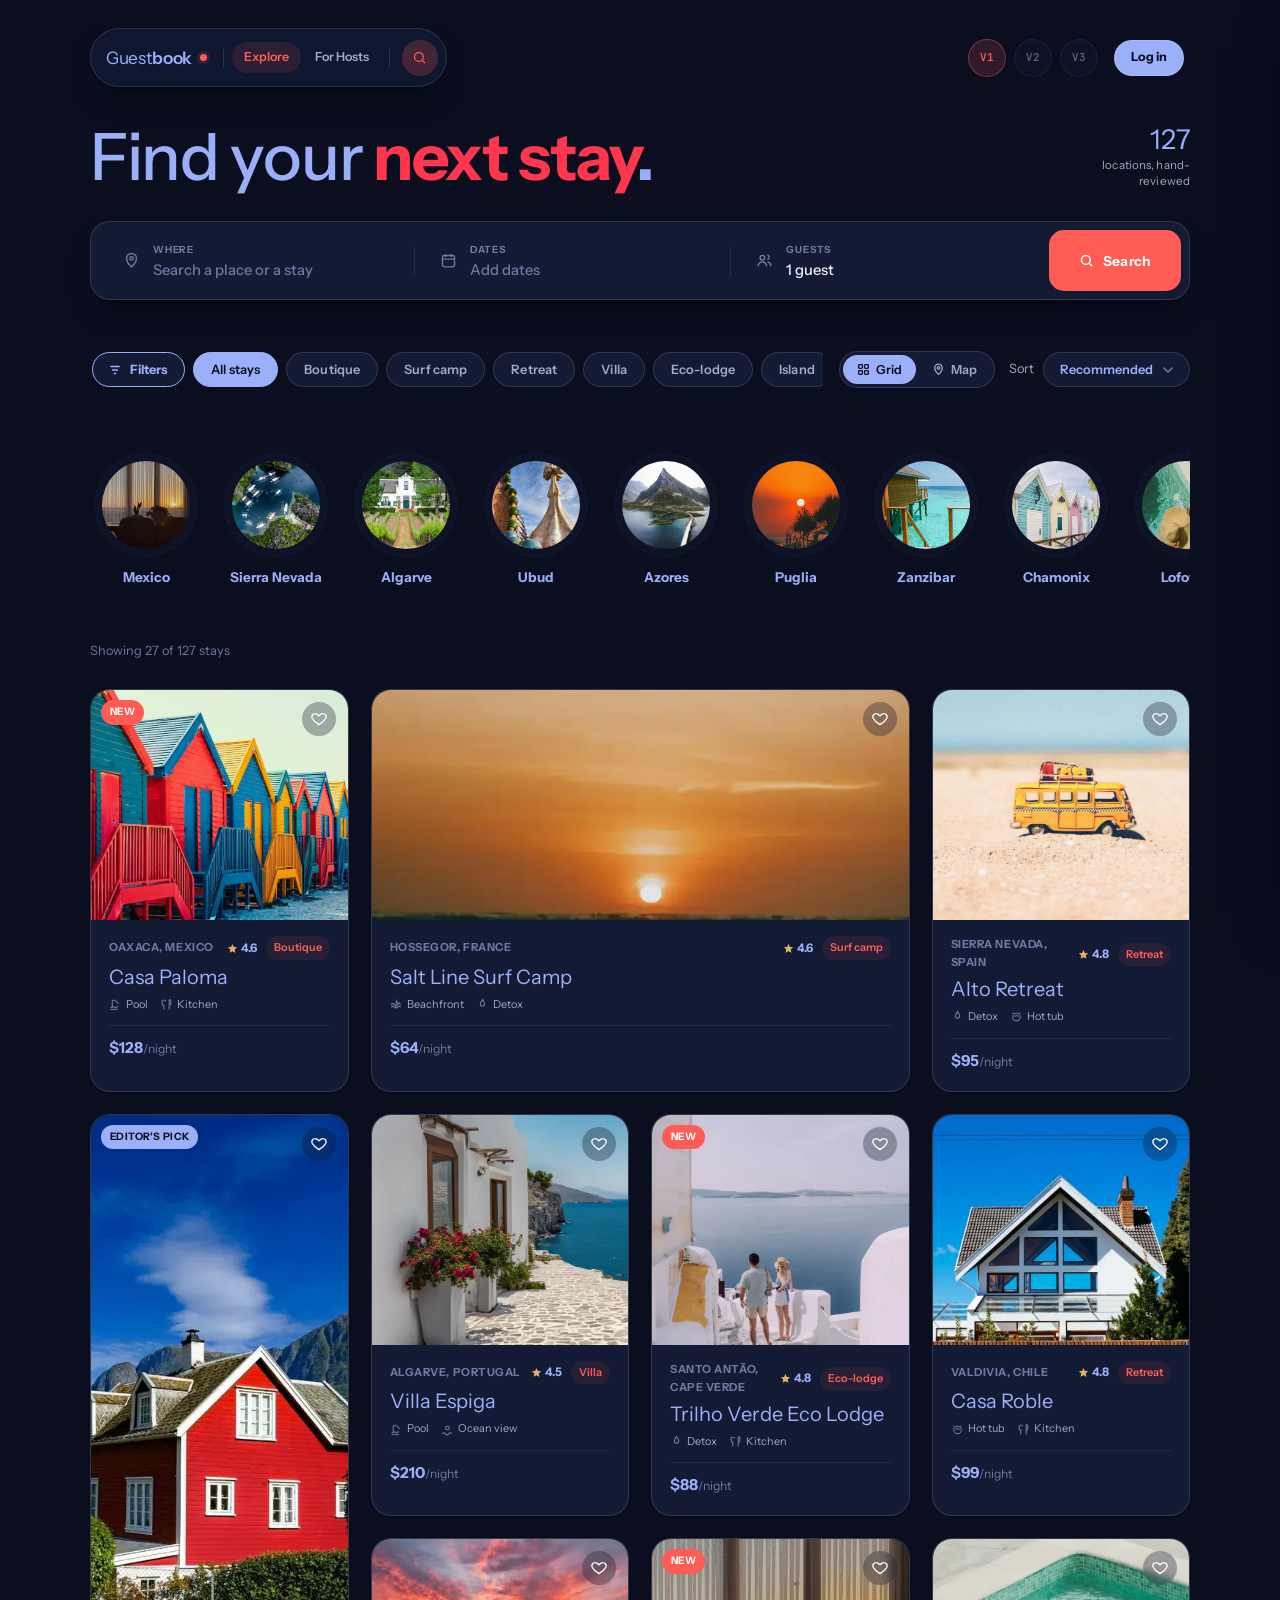
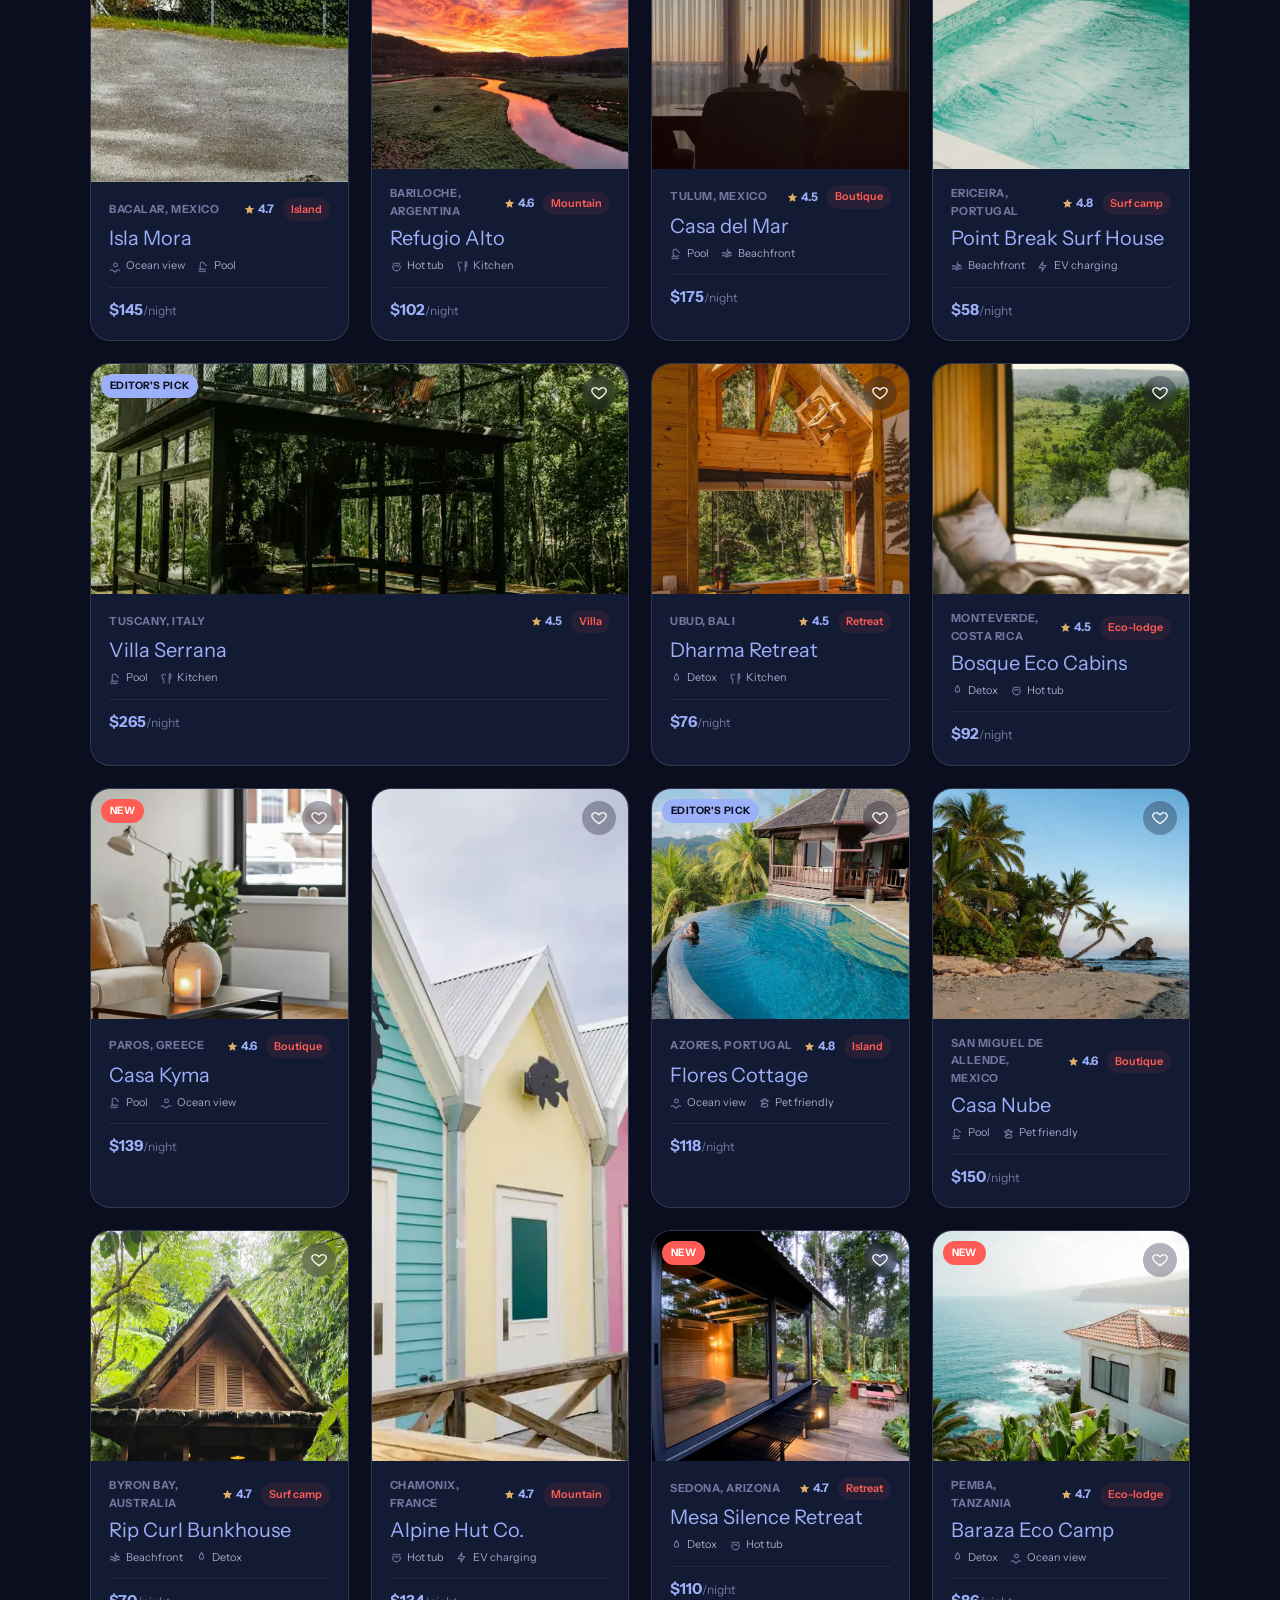
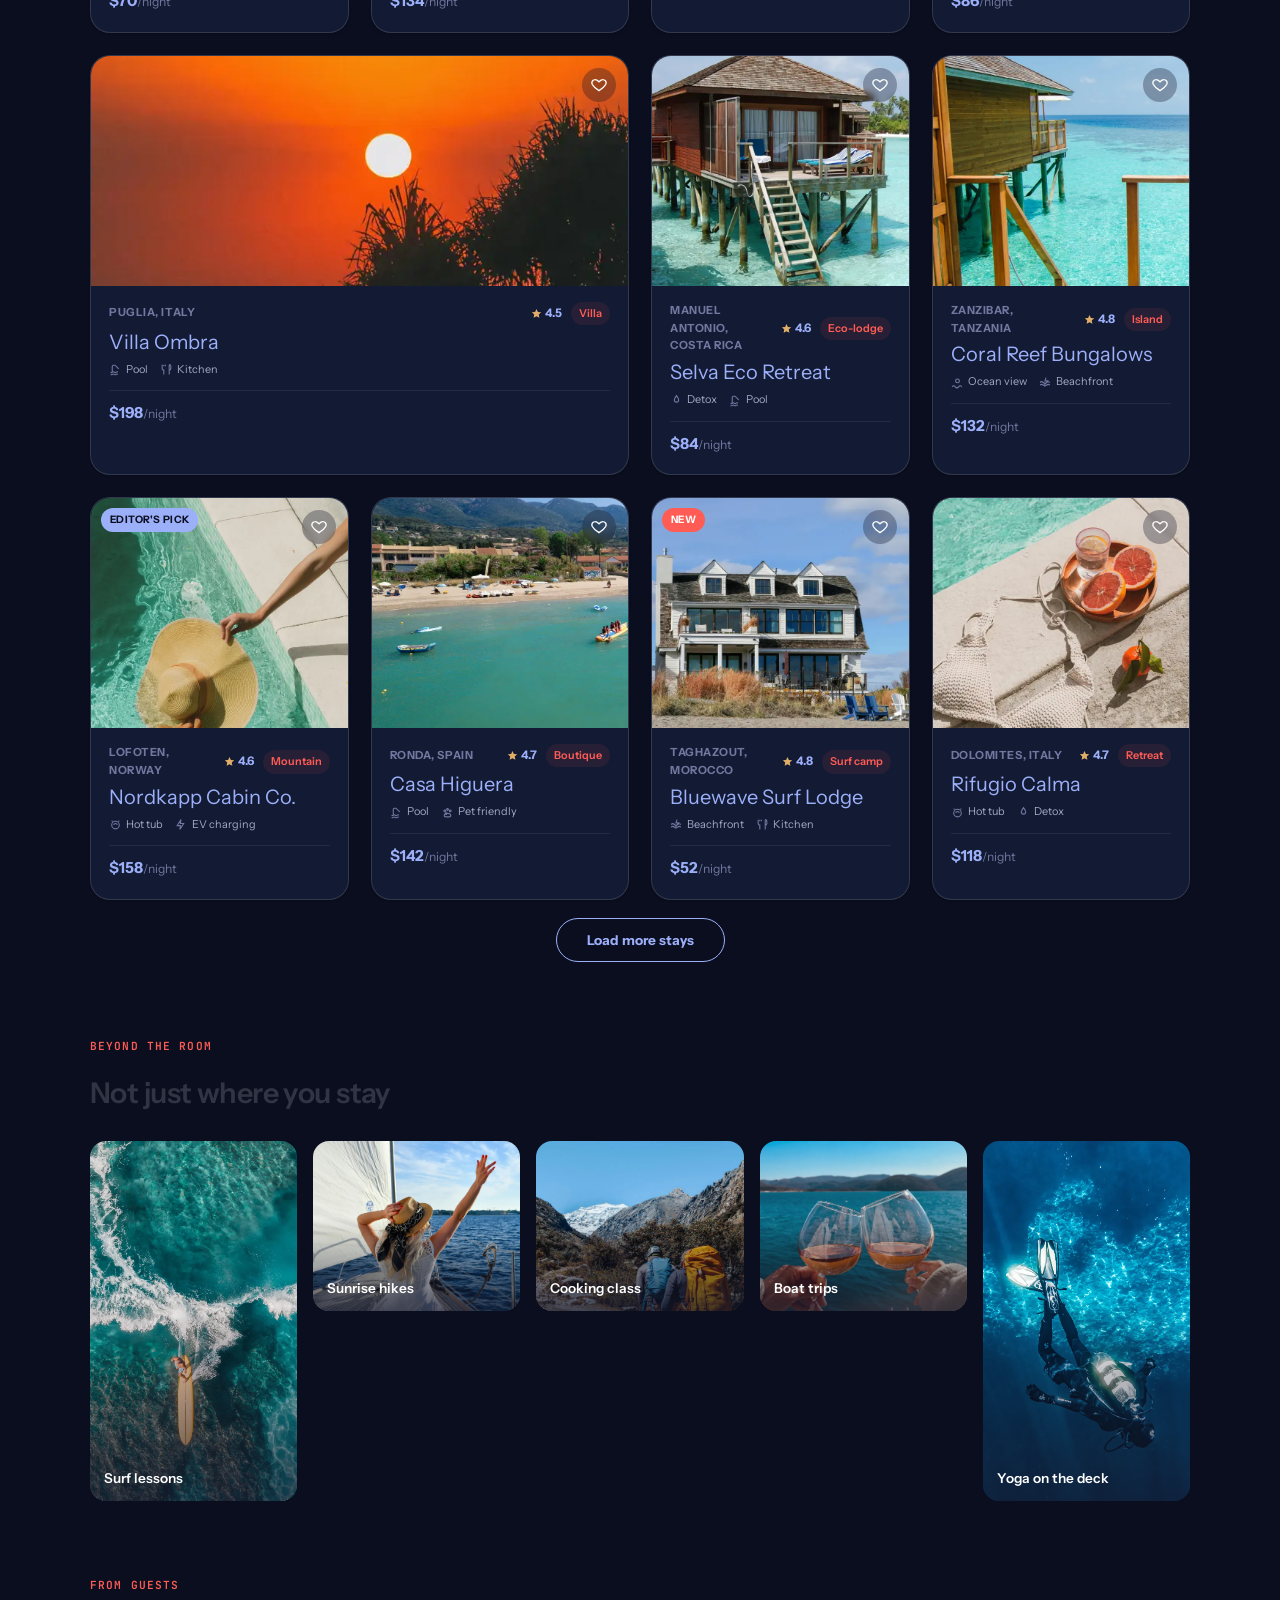
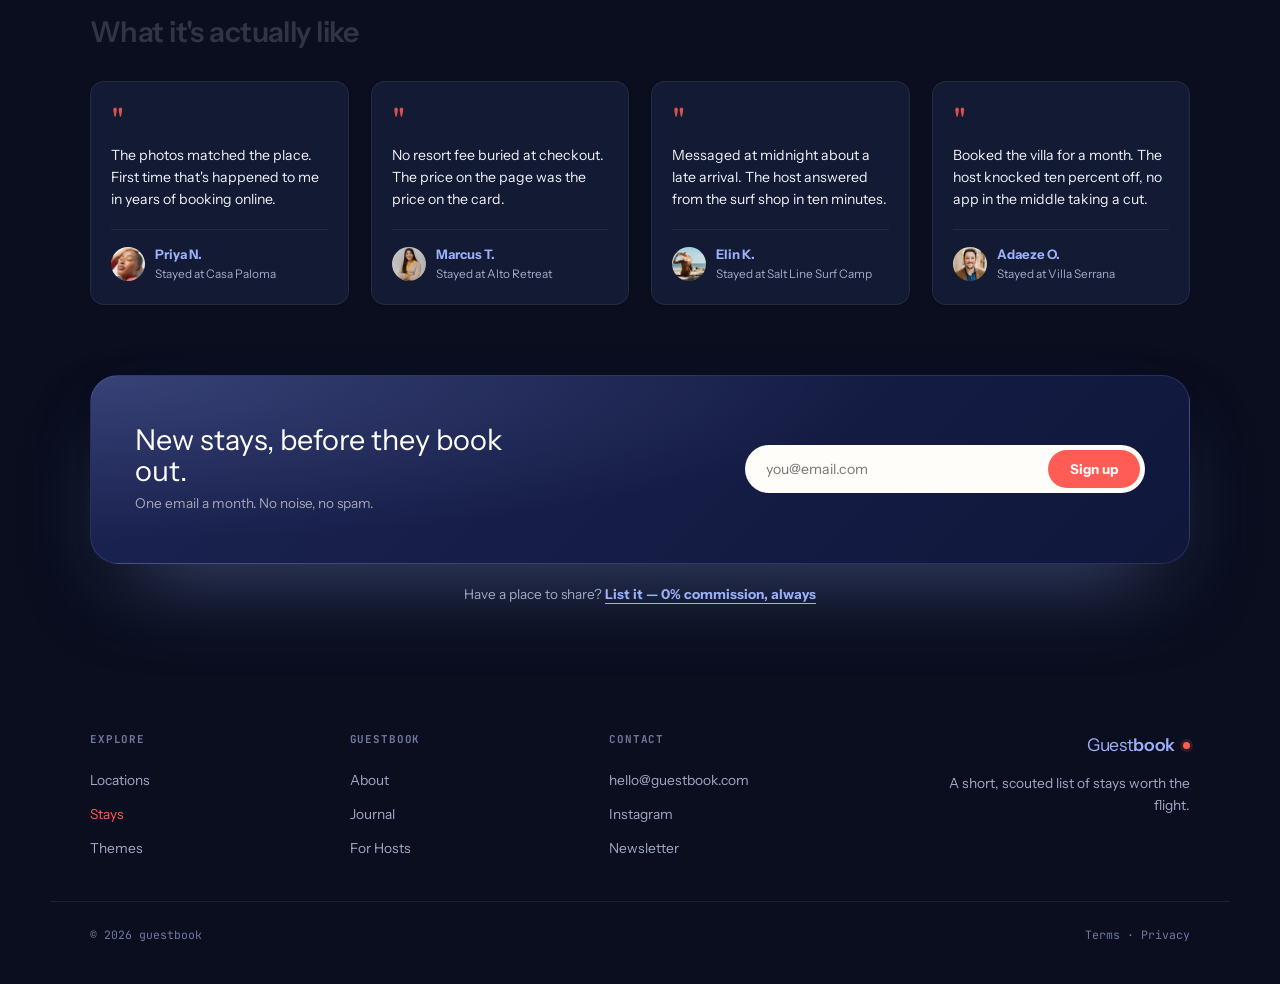
<file: v2/explore.html>
<!DOCTYPE html> <html lang="en"> <head> <meta charset="UTF-8"> <meta name="viewport" content="width=device-width,initial-scale=1"> <title>Explore stays · guestbook</title> <meta name="description" content="127 boutique hotels, surf camps, and retreats. Every one reviewed by hand. 0% commission, always."> <meta name="theme-color" content="#0A0E1F"> <link rel="icon" type="image/svg+xml" href="favicon.svg"> <link rel="preconnect" href="https://fonts.googleapis.com"> <link rel="preconnect" href="https://fonts.gstatic.com" crossorigin> <link href="https://fonts.googleapis.com/css2?family=Instrument+Sans:ital,wght@0,400;0,500;0,600;0,700;1,500;1,600&family=JetBrains+Mono:wght@500;600;700&display=swap" rel="stylesheet"> <link rel="stylesheet" href="styles.css"> <link rel="stylesheet" href="explore.css"> </head> <body> <div class="nav-bar"> <div class="wrap"> <nav class="nav-pill"> <a class="brand" href="index.html" aria-label="guestbook — home"><span class="word"><span class="hw-light">Guest</span>book</span><span class="dot"></span></a> <span class="sep"></span> <div class="links"> <a href="explore.html">Explore</a> <a href="host.html">For Hosts</a> </div> <span class="sep"></span> <div class="actions"> <div class="nav-search" id="navSearch"> <button class="icon-btn" type="button" aria-label="Search" id="navSearchBtn"><svg viewBox="0 0 24 24" fill="none" stroke="currentColor" stroke-width="2"><circle cx="11" cy="11" r="7"/><path d="M21 21l-4.3-4.3"/></svg></button> <form class="nav-fields" onsubmit="return!1"> <div class="nav-field"><label>Where</label><input type="text" placeholder="Coastline, country"></div> <div class="nav-field"><label>When</label><input type="text" placeholder="Add dates"></div> <div class="nav-field"><label>Who</label><input type="text" placeholder="Guests"></div> <button class="nav-go" type="submit" aria-label="Go"><svg viewBox="0 0 24 24" fill="none" stroke="currentColor" stroke-width="2"><circle cx="11" cy="11" r="7"/><path d="M21 21l-4.3-4.3"/></svg></button> </form> </div> <button class="icon-btn menu-toggle" type="button" aria-label="Menu" aria-expanded="false" id="menuToggle"> <svg viewBox="0 0 24 24" fill="none" stroke="currentColor" stroke-width="2"><path d="M4 7h16M4 12h16M4 17h16"/></svg> </button> </div> </nav> <div class="nav-right"> <div class="version-pills" aria-label="Other versions of this site"> <a class="version-pill is-current" href="../v1/index.html" title="guestbook · stays worth the flight">V1</a> <a class="version-pill" href="../v2/index.html" title="guestbook · stays worth the flight">V2</a> <a class="version-pill" href="../v3/index.html" title="Guestbook: some places wait">V3</a> </div> <div class="nav-login"> <a href="#" class="cta"> <svg class="cta-icon" viewBox="0 0 24 24" fill="none" stroke="currentColor" stroke-width="2"><path d="M20 21v-2a4 4 0 0 0-4-4H8a4 4 0 0 0-4 4v2"/><circle cx="12" cy="7" r="4"/></svg> <span>Log in</span> </a> </div> </div> </div> </div> <div class="mobile-menu" id="mobileMenu"> <a href="index.html">Home</a> <a href="explore.html">Explore</a> <a href="host.html">For Hosts</a> <a href="#" class="mobile-menu-cta">Log in</a> </div> <div class="search-band"> <div class="wrap"> <div class="sb-top"> <h1><span class="h1-light">Find your</span> <span class="h1-accent">next stay</span>.</h1> <div class="sb-stats"> <div class="sb-stat-item"><strong>127</strong><span>locations, hand-reviewed</span></div> </div> </div> <div class="search-bar" id="searchBar"> <div class="sb-field" id="whereField"> <svg width="17" height="17" viewBox="0 0 24 24" fill="none" stroke="currentColor" stroke-width="2"><path d="M12 21s7-6.6 7-12a7 7 0 1 0-14 0c0 5.4 7 12 7 12z"/><circle cx="12" cy="9" r="2.4"/></svg> <div class="sb-field-text"> <label>Where</label> <input type="text" id="searchInput" placeholder="Search a place or a stay" autocomplete="off"> </div> <div class="sb-panel where-panel" id="wherePanel"> <div class="where-section" id="wherePopular"> <div class="where-heading">Popular destinations</div> <div class="where-list" id="wherePopularList"></div> </div> <div class="where-section" id="whereMatches" style="display:none"> <div class="where-heading" id="whereMatchesHeading">Destinations</div> <div class="where-list" id="whereMatchesList"></div> </div> <div class="where-empty" id="whereEmpty" style="display:none">No destinations match "<span id="whereEmptyQuery"></span>" — press Search to look across stay names too.</div> </div> </div> <div class="sb-field" id="dateField"> <svg width="17" height="17" viewBox="0 0 24 24" fill="none" stroke="currentColor" stroke-width="2"><rect x="3.5" y="5" width="17" height="16" rx="2.5"/><path d="M3.5 10h17M8 3v4M16 3v4"/></svg> <div class="sb-field-text"> <label>Dates</label> <button type="button" class="sb-trigger is-placeholder" id="dateTrigger">Add dates</button> </div> <div class="sb-panel date-panel" id="datePanel"> <div class="dp-head"> <button type="button" class="dp-nav" id="dpPrev" aria-label="Previous month"> <svg width="13" height="13" viewBox="0 0 24 24" fill="none" stroke="currentColor" stroke-width="2.6"><path d="M15 6l-6 6 6 6"/></svg> </button> <strong id="dpMonthLabel">Month</strong> <button type="button" class="dp-nav" id="dpNext" aria-label="Next month"> <svg width="13" height="13" viewBox="0 0 24 24" fill="none" stroke="currentColor" stroke-width="2.6"><path d="M9 6l6 6-6 6"/></svg> </button> </div> <div class="dp-grid" id="dpGrid"></div> <div class="dp-foot"> <button type="button" class="dp-clear" id="dpClear">Clear dates</button> <button type="button" class="dp-apply" id="dpApply">Apply</button> </div> </div> </div> <div class="sb-field" id="guestField"> <svg width="17" height="17" viewBox="0 0 24 24" fill="none" stroke="currentColor" stroke-width="2"><circle cx="9" cy="8" r="3.2"/><path d="M3 20c0-3.5 2.7-6 6-6s6 2.5 6 6"/><path d="M16 4.3a3.2 3.2 0 0 1 0 6.2M21 20c0-3-1.9-5.3-4.5-5.9"/></svg> <div class="sb-field-text"> <label>Guests</label> <button type="button" class="sb-trigger" id="guestTrigger">1 guest</button> </div> <div class="sb-panel guest-panel" id="guestPanel"> <button type="button" class="sb-option is-active" data-value="1 guest">1 guest</button> <button type="button" class="sb-option" data-value="2 guests">2 guests</button> <button type="button" class="sb-option" data-value="3+ guests">3+ guests</button> </div> </div> <button class="sb-go" id="sbGoBtn"> <svg width="15" height="15" viewBox="0 0 24 24" fill="none" stroke="currentColor" stroke-width="2.4"><circle cx="11" cy="11" r="7"/><path d="M21 21l-4.3-4.3"/></svg> Search </button> </div> </div> </div> <div class="filter-bar"> <div class="wrap"> <div class="chip-row"> <button class="filters-btn" id="filtersBtn"> <svg width="14" height="14" viewBox="0 0 24 24" fill="none" stroke="currentColor" stroke-width="2.4"><path d="M4 6h16M7 12h10M10 18h4"/></svg> Filters <span class="badge" id="filterBadge" style="display:none">0</span> </button> <button class="chip is-active" data-cat="all">All stays</button> <button class="chip" data-cat="boutique">Boutique</button> <button class="chip" data-cat="surf">Surf camp</button> <button class="chip" data-cat="retreat">Retreat</button> <button class="chip" data-cat="villa">Villa</button> <button class="chip" data-cat="eco">Eco-lodge</button> <button class="chip" data-cat="island">Island</button> <button class="chip" data-cat="mountain">Mountain</button> </div> <div class="right-controls"> <div class="view-toggle"> <button type="button" class="view-btn is-active" id="viewGridBtn" data-view="grid"> <svg width="13" height="13" viewBox="0 0 24 24" fill="none" stroke="currentColor" stroke-width="2.4"><rect x="3" y="3" width="7" height="7" rx="1.5"/><rect x="14" y="3" width="7" height="7" rx="1.5"/><rect x="3" y="14" width="7" height="7" rx="1.5"/><rect x="14" y="14" width="7" height="7" rx="1.5"/></svg> Grid </button> <button type="button" class="view-btn" id="viewMapBtn" data-view="map"> <svg width="13" height="13" viewBox="0 0 24 24" fill="none" stroke="currentColor" stroke-width="2.4"><path d="M12 21s7-6.6 7-12a7 7 0 1 0-14 0c0 5.4 7 12 7 12z"/><circle cx="12" cy="9" r="2.4"/></svg> Map </button> </div> <div class="sort-wrap" id="sortWrap"> <span class="sort-label">Sort</span> <button type="button" class="sort-trigger" id="sortTrigger"> <span id="sortTriggerText">Recommended</span> <svg width="10" height="6" viewBox="0 0 10 6" fill="none"><path d="M1 1l4 4 4-4" stroke="currentColor" stroke-width="1.6" stroke-linecap="round" stroke-linejoin="round"/></svg> </button> <div class="sb-panel sort-panel" id="sortPanel"> <button type="button" class="sb-option is-active" data-value="rec">Recommended</button> <button type="button" class="sb-option" data-value="new">Newest</button> <button type="button" class="sb-option" data-value="asc">Price: low to high</button> <button type="button" class="sb-option" data-value="desc">Price: high to low</button> </div> </div> </div> </div> </div> <div class="active-filters-bar" id="activeFiltersBar" style="display:none"> <div class="wrap active-filters-row" id="activeFiltersRow"></div> </div> <div class="drawer-overlay" id="drawerOverlay"></div> <div class="drawer" id="drawer"> <div class="drawer-head"> <h3>Filters</h3> <button class="drawer-close" id="drawerClose">✕</button> </div> <div class="drawer-body"> <div class="drawer-group"> <h4>Property type</h4> <label class="check-row"><input type="checkbox" data-cat="boutique"> Boutique hotel</label> <label class="check-row"><input type="checkbox" data-cat="surf"> Surf camp</label> <label class="check-row"><input type="checkbox" data-cat="retreat"> Retreat centre</label> <label class="check-row"><input type="checkbox" data-cat="villa"> Villa</label> <label class="check-row"><input type="checkbox" data-cat="eco"> Eco-lodge</label> <label class="check-row"><input type="checkbox" data-cat="island"> Island stay</label> <label class="check-row"><input type="checkbox" data-cat="mountain"> Mountain lodge</label> </div> <div class="drawer-group"> <h4>Collections</h4> <label class="check-row"><input type="checkbox" data-col="offgrid"> Off-grid, on purpose</label> <label class="check-row"><input type="checkbox" data-col="surfvibe"> Surf, then nap, repeat</label> <label class="check-row"><input type="checkbox" data-col="slowmornings"> Slow mornings, thin air</label> <label class="check-row"><input type="checkbox" data-col="islandsearn"> Islands you have to earn</label> <label class="check-row"><input type="checkbox" data-col="realquiet"> Retreats with real silence</label> <label class="check-row"><input type="checkbox" data-col="stonenotstucco"> Stone, not stucco</label> <label class="check-row"><input type="checkbox" data-col="familyrun"> Family-run, not franchised</label> <label class="check-row"><input type="checkbox" data-col="packlight"> Pack light, stay long</label> </div> <div class="drawer-group"> <h4>Price per night</h4> <div class="price-row"> <input type="number" id="minPrice" placeholder="Min"> <span>—</span> <input type="number" id="maxPrice" placeholder="Max"> </div> </div> <div class="drawer-group"> <h4>Amenities</h4> <label class="check-row"><input type="checkbox" data-am="pool"> Pool</label> <label class="check-row"><input type="checkbox" data-am="beachfront"> Beachfront</label> <label class="check-row"><input type="checkbox" data-am="pet"> Pet friendly</label> <label class="check-row"><input type="checkbox" data-am="detox"> Digital detox (no wifi)</label> <label class="check-row"><input type="checkbox" data-am="hottub"> Hot tub</label> <label class="check-row"><input type="checkbox" data-am="oceanview"> Ocean view</label> <label class="check-row"><input type="checkbox" data-am="kitchen"> Kitchen</label> <label class="check-row"><input type="checkbox" data-am="ev"> EV charging</label> </div> </div> <div class="drawer-foot"> <button class="btn-clear" id="clearFilters">Clear all</button> <button class="btn-apply" id="applyFilters">Show stays</button> </div> </div> <section class="wrap dest-section"> <div class="dest-scroll-wrap"> <button type="button" class="scroll-arrow dest-arrow dest-arrow-left" id="destArrowLeft" aria-label="Scroll destinations left" onclick='scrollStrip("placeStrip",-1)'> <svg width="16" height="16" viewBox="0 0 24 24" fill="none" stroke="currentColor" stroke-width="2" stroke-linecap="round" stroke-linejoin="round"><path d="M15 18l-6-6 6-6"/></svg> </button> <div class="dest-fade dest-fade-left" id="destFadeLeft"></div> <div class="stamp-row" id="placeStrip"> <a href="#" class="stamp" data-search="mexico"><div class="stamp-photo"><img src="../listings-1/9.webp" alt="Mexico"></div><h4>Mexico</h4></a> <a href="#" class="stamp" data-search="sierra nevada"><div class="stamp-photo"><img src="../destination/2.webp" alt="Sierra Nevada"></div><h4>Sierra Nevada</h4></a> <a href="#" class="stamp" data-search="algarve"><div class="stamp-photo"><img src="../destination/3.webp" alt="Algarve"></div><h4>Algarve</h4></a> <a href="#" class="stamp" data-search="ubud"><div class="stamp-photo"><img src="../destination/5.webp" alt="Ubud"></div><h4>Ubud</h4></a> <a href="#" class="stamp" data-search="azores"><div class="stamp-photo"><img src="../destination/6.webp" alt="Azores"></div><h4>Azores</h4></a> <a href="#" class="stamp" data-search="puglia"><div class="stamp-photo"><img src="../listings-1/21.webp" alt="Puglia"></div><h4>Puglia</h4></a> <a href="#" class="stamp" data-search="zanzibar"><div class="stamp-photo"><img src="../listings-1/23.webp" alt="Zanzibar"></div><h4>Zanzibar</h4></a> <a href="#" class="stamp" data-search="chamonix"><div class="stamp-photo"><img src="../listings-1/17.webp" alt="Chamonix"></div><h4>Chamonix</h4></a> <a href="#" class="stamp" data-search="lofoten"><div class="stamp-photo"><img src="../listings-1/24.webp" alt="Lofoten"></div><h4>Lofoten</h4></a> <a href="#" class="stamp" data-search="dolomites"><div class="stamp-photo"><img src="../listings-1/30.webp" alt="Dolomites"></div><h4>Dolomites</h4></a> </div> <div class="dest-fade dest-fade-right" id="destFadeRight"></div> <button type="button" class="scroll-arrow dest-arrow dest-arrow-right" id="destArrowRight" aria-label="Scroll destinations right" onclick='scrollStrip("placeStrip",1)'> <svg width="16" height="16" viewBox="0 0 24 24" fill="none" stroke="currentColor" stroke-width="2" stroke-linecap="round" stroke-linejoin="round"><path d="M9 6l6 6-6 6"/></svg> </button> </div> </section> <section class="wrap"> <p class="result-count" id="resultCount">Showing 23 of 127 stays</p> <div class="empty-state" id="emptyState" style="display:none"> <svg width="52" height="52" viewBox="0 0 24 24" fill="none" stroke="currentColor" stroke-width="1.6"><circle cx="11" cy="11" r="7"/><path d="M21 21l-4.3-4.3"/><path d="M8.5 11h5"/></svg> <h3>No stays match yet</h3> <p>Try widening your price range, clearing a filter, or searching a different place.</p> <button type="button" class="btn-outline" id="emptyClearBtn">Clear all filters</button> </div> <div class="map-view" id="mapView" style="display:none"> <div class="map-canvas" id="mapCanvas"></div> </div> <div class="listings-grid" id="listingsGrid"> <a href="#" class="listing-card reveal" data-new="1" data-category="boutique" data-price="128" data-collections="stonenotstucco familyrun" data-location="oaxaca" data-amenities="pool kitchen" style="order:10"> <div class="ph"><img src="../listings-1/1.webp" alt="Casa Paloma, Oaxaca"><span class="ntw-badge">New</span></div> <div class="lc-body"><div class="lc-top"><span class="lc-loc">Oaxaca, Mexico</span><span class="lc-cat">Boutique</span></div><h3>Casa Paloma</h3><div class="lc-bottom"><div class="lc-price">$128<span>/night</span></div></div></div> </a> <a href="#" class="listing-card is-feature reveal" data-category="surf" data-price="64" data-collections="surfvibe" data-location="hossegor" data-amenities="beachfront detox" style="order:20"> <div class="ph"><img src="../listings-1/2.webp" alt="Salt Line Surf Camp, Hossegor"></div> <div class="lc-body"><div class="lc-top"><span class="lc-loc">Hossegor, France</span><span class="lc-cat">Surf camp</span></div><h3>Salt Line Surf Camp</h3><div class="lc-bottom"><div class="lc-price">$64<span>/night</span></div></div></div> </a> <a href="#" class="listing-card reveal" data-category="retreat" data-price="95" data-collections="realquiet" data-location="sierra" data-amenities="detox hottub" style="order:30"> <div class="ph"><img src="../listings-1/3.webp" alt="Alto Retreat, Sierra Nevada"></div> <div class="lc-body"><div class="lc-top"><span class="lc-loc">Sierra Nevada, Spain</span><span class="lc-cat">Retreat</span></div><h3>Alto Retreat</h3><div class="lc-bottom"><div class="lc-price">$95<span>/night</span></div></div></div> </a> <a href="#" class="listing-card is-tall reveal" data-category="island" data-price="145" data-collections="islandsearn" data-location="bacalar" data-amenities="oceanview pool" style="order:40"> <div class="ph"><img src="../listings-1/7.webp" alt="Isla Mora, Bacalar"><span class="editor-badge">Editor's pick</span></div> <div class="lc-body"><div class="lc-top"><span class="lc-loc">Bacalar, Mexico</span><span class="lc-cat">Island</span></div><h3>Isla Mora</h3><div class="lc-bottom"><div class="lc-price">$145<span>/night</span></div></div></div> </a> <a href="#" class="listing-card reveal" data-category="villa" data-price="210" data-collections="stonenotstucco packlight" data-location="algarve" data-amenities="pool oceanview" style="order:50"> <div class="ph"><img src="../listings-1/5.webp" alt="Villa Espiga, Algarve"></div> <div class="lc-body"><div class="lc-top"><span class="lc-loc">Algarve, Portugal</span><span class="lc-cat">Villa</span></div><h3>Villa Espiga</h3><div class="lc-bottom"><div class="lc-price">$210<span>/night</span></div></div></div> </a> <a href="#" class="listing-card reveal" data-new="1" data-category="eco" data-price="88" data-collections="offgrid realquiet" data-location="capeverde" data-amenities="detox kitchen" style="order:60"> <div class="ph"><img src="../listings-1/6.webp" alt="Trilho Verde Eco Lodge, Cape Verde"><span class="ntw-badge">New</span></div> <div class="lc-body"><div class="lc-top"><span class="lc-loc">Santo Antão, Cape Verde</span><span class="lc-cat">Eco-lodge</span></div><h3>Trilho Verde Eco Lodge</h3><div class="lc-bottom"><div class="lc-price">$88<span>/night</span></div></div></div> </a> <a href="#" class="listing-card reveal" data-category="retreat" data-price="99" data-collections="realquiet packlight" data-location="valdivia" data-amenities="hottub kitchen" style="order:65"> <div class="ph"><img src="../listings-2/62.webp" alt="Casa Roble, Valdivia"></div> <div class="lc-body"><div class="lc-top"><span class="lc-loc">Valdivia, Chile</span><span class="lc-cat">Retreat</span></div><h3>Casa Roble</h3><div class="lc-bottom"><div class="lc-price">$99<span>/night</span></div></div></div> </a> <a href="#" class="listing-card reveal" data-category="mountain" data-price="102" data-collections="slowmornings offgrid" data-location="bariloche" data-amenities="hottub kitchen" style="order:70"> <div class="ph"><img src="../listings-1/8.webp" alt="Refugio Alto, Bariloche"></div> <div class="lc-body"><div class="lc-top"><span class="lc-loc">Bariloche, Argentina</span><span class="lc-cat">Mountain</span></div><h3>Refugio Alto</h3><div class="lc-bottom"><div class="lc-price">$102<span>/night</span></div></div></div> </a> <a href="#" class="listing-card reveal" data-new="1" data-category="boutique" data-price="175" data-collections="familyrun" data-location="tulum" data-amenities="pool beachfront" style="order:80"> <div class="ph"><img src="../listings-1/9.webp" alt="Casa del Mar, Tulum"><span class="ntw-badge">New</span></div> <div class="lc-body"><div class="lc-top"><span class="lc-loc">Tulum, Mexico</span><span class="lc-cat">Boutique</span></div><h3>Casa del Mar</h3><div class="lc-bottom"><div class="lc-price">$175<span>/night</span></div></div></div> </a> <a href="#" class="listing-card reveal" data-category="surf" data-price="58" data-collections="surfvibe" data-location="ericeira" data-amenities="beachfront ev" style="order:90"> <div class="ph"><img src="../listings-1/12.webp" alt="Point Break Surf House, Ericeira"></div> <div class="lc-body"><div class="lc-top"><span class="lc-loc">Ericeira, Portugal</span><span class="lc-cat">Surf camp</span></div><h3>Point Break Surf House</h3><div class="lc-bottom"><div class="lc-price">$58<span>/night</span></div></div></div> </a> <a href="#" class="listing-card is-feature reveal" data-category="villa" data-price="265" data-collections="packlight stonenotstucco" data-location="tuscany" data-amenities="pool kitchen" style="order:100"> <div class="ph"><img src="../listings-1/14.webp" alt="Villa Serrana, Tuscany"><span class="editor-badge">Editor's pick</span></div> <div class="lc-body"><div class="lc-top"><span class="lc-loc">Tuscany, Italy</span><span class="lc-cat">Villa</span></div><h3>Villa Serrana</h3><div class="lc-bottom"><div class="lc-price">$265<span>/night</span></div></div></div> </a> <a href="#" class="listing-card reveal" data-category="retreat" data-price="76" data-collections="realquiet" data-location="ubud" data-amenities="detox kitchen" style="order:110"> <div class="ph"><img src="../listings-1/13.webp" alt="Dharma Retreat, Ubud"></div> <div class="lc-body"><div class="lc-top"><span class="lc-loc">Ubud, Bali</span><span class="lc-cat">Retreat</span></div><h3>Dharma Retreat</h3><div class="lc-bottom"><div class="lc-price">$76<span>/night</span></div></div></div> </a> <a href="#" class="listing-card reveal" data-category="eco" data-price="92" data-collections="offgrid realquiet" data-location="monteverde" data-amenities="detox hottub" style="order:120"> <div class="ph"><img src="../listings-1/15.webp" alt="Bosque Eco Cabins, Monteverde"></div> <div class="lc-body"><div class="lc-top"><span class="lc-loc">Monteverde, Costa Rica</span><span class="lc-cat">Eco-lodge</span></div><h3>Bosque Eco Cabins</h3><div class="lc-bottom"><div class="lc-price">$92<span>/night</span></div></div></div> </a> <a href="#" class="listing-card reveal" data-new="1" data-category="boutique" data-price="139" data-collections="familyrun stonenotstucco" data-location="paros" data-amenities="pool oceanview" style="order:125"> <div class="ph"><img src="../listings-2/63.webp" alt="Casa Kyma, Paros"><span class="ntw-badge">New</span></div> <div class="lc-body"><div class="lc-top"><span class="lc-loc">Paros, Greece</span><span class="lc-cat">Boutique</span></div><h3>Casa Kyma</h3><div class="lc-bottom"><div class="lc-price">$139<span>/night</span></div></div></div> </a> <a href="#" class="listing-card is-tall reveal" data-category="mountain" data-price="134" data-collections="slowmornings" data-location="chamonix" data-amenities="hottub ev" style="order:130"> <div class="ph"><img src="../listings-1/17.webp" alt="Alpine Hut Co., Chamonix"></div> <div class="lc-body"><div class="lc-top"><span class="lc-loc">Chamonix, France</span><span class="lc-cat">Mountain</span></div><h3>Alpine Hut Co.</h3><div class="lc-bottom"><div class="lc-price">$134<span>/night</span></div></div></div> </a> <a href="#" class="listing-card reveal" data-category="island" data-price="118" data-collections="islandsearn" data-location="azores" data-amenities="oceanview pet" style="order:140"> <div class="ph"><img src="../listings-1/16.webp" alt="Flores Cottage, Azores"><span class="editor-badge">Editor's pick</span></div> <div class="lc-body"><div class="lc-top"><span class="lc-loc">Azores, Portugal</span><span class="lc-cat">Island</span></div><h3>Flores Cottage</h3><div class="lc-bottom"><div class="lc-price">$118<span>/night</span></div></div></div> </a> <a href="#" class="listing-card reveal" data-category="boutique" data-price="150" data-collections="familyrun stonenotstucco" data-location="sanmiguel" data-amenities="pool pet" style="order:150"> <div class="ph"><img src="../listings-1/18.webp" alt="Casa Nube, San Miguel de Allende"></div> <div class="lc-body"><div class="lc-top"><span class="lc-loc">San Miguel de Allende, Mexico</span><span class="lc-cat">Boutique</span></div><h3>Casa Nube</h3><div class="lc-bottom"><div class="lc-price">$150<span>/night</span></div></div></div> </a> <a href="#" class="listing-card reveal" data-category="surf" data-price="70" data-collections="surfvibe" data-location="byronbay" data-amenities="beachfront detox" style="order:160"> <div class="ph"><img src="../listings-1/19.webp" alt="Rip Curl Bunkhouse, Byron Bay"></div> <div class="lc-body"><div class="lc-top"><span class="lc-loc">Byron Bay, Australia</span><span class="lc-cat">Surf camp</span></div><h3>Rip Curl Bunkhouse</h3><div class="lc-bottom"><div class="lc-price">$70<span>/night</span></div></div></div> </a> <a href="#" class="listing-card reveal" data-new="1" data-category="retreat" data-price="110" data-collections="realquiet offgrid" data-location="sedona" data-amenities="detox hottub" style="order:170"> <div class="ph"><img src="../listings-1/20.webp" alt="Mesa Silence Retreat, Sedona"><span class="ntw-badge">New</span></div> <div class="lc-body"><div class="lc-top"><span class="lc-loc">Sedona, Arizona</span><span class="lc-cat">Retreat</span></div><h3>Mesa Silence Retreat</h3><div class="lc-bottom"><div class="lc-price">$110<span>/night</span></div></div></div> </a> <a href="#" class="listing-card is-feature reveal" data-category="villa" data-price="198" data-collections="packlight familyrun" data-location="puglia" data-amenities="pool kitchen" style="order:180"> <div class="ph"><img src="../listings-1/21.webp" alt="Villa Ombra, Puglia"></div> <div class="lc-body"><div class="lc-top"><span class="lc-loc">Puglia, Italy</span><span class="lc-cat">Villa</span></div><h3>Villa Ombra</h3><div class="lc-bottom"><div class="lc-price">$198<span>/night</span></div></div></div> </a> <a href="#" class="listing-card reveal" data-new="1" data-category="eco" data-price="86" data-collections="offgrid realquiet" data-location="pemba" data-amenities="detox oceanview" style="order:185"> <div class="ph"><img src="../listings-2/64.webp" alt="Baraza Eco Camp, Pemba"><span class="ntw-badge">New</span></div> <div class="lc-body"><div class="lc-top"><span class="lc-loc">Pemba, Tanzania</span><span class="lc-cat">Eco-lodge</span></div><h3>Baraza Eco Camp</h3><div class="lc-bottom"><div class="lc-price">$86<span>/night</span></div></div></div> </a> <a href="#" class="listing-card reveal" data-category="eco" data-price="84" data-collections="offgrid" data-location="manuelantonio" data-amenities="detox pool" style="order:190"> <div class="ph"><img src="../listings-1/22.webp" alt="Selva Eco Retreat, Manuel Antonio"></div> <div class="lc-body"><div class="lc-top"><span class="lc-loc">Manuel Antonio, Costa Rica</span><span class="lc-cat">Eco-lodge</span></div><h3>Selva Eco Retreat</h3><div class="lc-bottom"><div class="lc-price">$84<span>/night</span></div></div></div> </a> <a href="#" class="listing-card reveal" data-category="island" data-price="132" data-collections="islandsearn" data-location="zanzibar" data-amenities="oceanview beachfront" style="order:200"> <div class="ph"><img src="../listings-1/23.webp" alt="Coral Reef Bungalows, Zanzibar"></div> <div class="lc-body"><div class="lc-top"><span class="lc-loc">Zanzibar, Tanzania</span><span class="lc-cat">Island</span></div><h3>Coral Reef Bungalows</h3><div class="lc-bottom"><div class="lc-price">$132<span>/night</span></div></div></div> </a> <a href="#" class="listing-card reveal" data-category="mountain" data-price="158" data-collections="slowmornings offgrid" data-location="lofoten" data-amenities="hottub ev" style="order:210"> <div class="ph"><img src="../listings-1/24.webp" alt="Nordkapp Cabin Co., Lofoten"><span class="editor-badge">Editor's pick</span></div> <div class="lc-body"><div class="lc-top"><span class="lc-loc">Lofoten, Norway</span><span class="lc-cat">Mountain</span></div><h3>Nordkapp Cabin Co.</h3><div class="lc-bottom"><div class="lc-price">$158<span>/night</span></div></div></div> </a> <a href="#" class="listing-card reveal" data-category="boutique" data-price="142" data-collections="stonenotstucco familyrun" data-location="ronda" data-amenities="pool pet" style="order:220"> <div class="ph"><img src="../listings-1/25.webp" alt="Casa Higuera, Ronda"></div> <div class="lc-body"><div class="lc-top"><span class="lc-loc">Ronda, Spain</span><span class="lc-cat">Boutique</span></div><h3>Casa Higuera</h3><div class="lc-bottom"><div class="lc-price">$142<span>/night</span></div></div></div> </a> <a href="#" class="listing-card reveal" data-new="1" data-category="surf" data-price="52" data-collections="surfvibe packlight" data-location="taghazout" data-amenities="beachfront kitchen" style="order:230"> <div class="ph"><img src="../listings-1/26.webp" alt="Bluewave Surf Lodge, Taghazout"><span class="ntw-badge">New</span></div> <div class="lc-body"><div class="lc-top"><span class="lc-loc">Taghazout, Morocco</span><span class="lc-cat">Surf camp</span></div><h3>Bluewave Surf Lodge</h3><div class="lc-bottom"><div class="lc-price">$52<span>/night</span></div></div></div> </a> <a href="#" class="listing-card reveal" data-category="retreat" data-price="118" data-collections="realquiet offgrid" data-location="dolomites" data-amenities="hottub detox" style="order:240"> <div class="ph"><img src="../listings-1/30.webp" alt="Rifugio Calma, Dolomites"></div> <div class="lc-body"><div class="lc-top"><span class="lc-loc">Dolomites, Italy</span><span class="lc-cat">Retreat</span></div><h3>Rifugio Calma</h3><div class="lc-bottom"><div class="lc-price">$118<span>/night</span></div></div></div> </a> <a href="#" class="listing-card reveal is-more" data-category="boutique" data-price="118" data-collections="stonenotstucco" data-location="douro" data-amenities="pool kitchen" style="display:none;order:250"> <div class="ph"><img src="../listings-2/110.webp" alt="Casa do Vale, Douro Valley"></div> <div class="lc-body"><div class="lc-top"><span class="lc-loc">Douro Valley, Portugal</span><span class="lc-cat">Boutique</span></div><h3>Casa do Vale</h3><div class="lc-bottom"><div class="lc-price">$118<span>/night</span></div></div></div> </a> <a href="#" class="listing-card reveal is-more" data-category="eco" data-price="96" data-collections="offgrid realquiet" data-location="monteverde" data-amenities="detox hottub" style="display:none;order:260"> <div class="ph"><img src="../listings-2/115.webp" alt="Kolibri Treehouse, Monteverde"><span class="editor-badge">Editor's pick</span></div> <div class="lc-body"><div class="lc-top"><span class="lc-loc">Monteverde, Costa Rica</span><span class="lc-cat">Eco-lodge</span></div><h3>Kolibri Treehouse</h3><div class="lc-bottom"><div class="lc-price">$96<span>/night</span></div></div></div> </a> <a href="#" class="listing-card reveal is-more" data-category="mountain" data-price="74" data-collections="offgrid slowmornings" data-location="chalten" data-amenities="detox kitchen" style="display:none;order:270"> <div class="ph"><img src="../listings-2/120.webp" alt="Errante, El Chaltén"></div> <div class="lc-body"><div class="lc-top"><span class="lc-loc">El Chaltén, Argentina</span><span class="lc-cat">Mountain</span></div><h3>Errante</h3><div class="lc-bottom"><div class="lc-price">$74<span>/night</span></div></div></div> </a> <a href="#" class="listing-card reveal is-more" data-new="1" data-category="villa" data-price="189" data-collections="packlight stonenotstucco" data-location="ionian" data-amenities="pool oceanview" style="display:none;order:280"> <div class="ph"><img src="../listings-2/125.webp" alt="Villa Marée, Ionian Coast"><span class="ntw-badge">New</span></div> <div class="lc-body"><div class="lc-top"><span class="lc-loc">Ionian Coast, Greece</span><span class="lc-cat">Villa</span></div><h3>Villa Marée</h3><div class="lc-bottom"><div class="lc-price">$189<span>/night</span></div></div></div> </a> <a href="#" class="listing-card reveal is-more" data-category="mountain" data-price="105" data-collections="slowmornings offgrid" data-location="blueridge" data-amenities="hottub kitchen" style="display:none;order:290"> <div class="ph"><img src="../listings-2/129.webp" alt="Ridgeline Cabin, Blue Ridge"></div> <div class="lc-body"><div class="lc-top"><span class="lc-loc">Blue Ridge, USA</span><span class="lc-cat">Mountain</span></div><h3>Ridgeline Cabin</h3><div class="lc-bottom"><div class="lc-price">$105<span>/night</span></div></div></div> </a> <a href="#" class="listing-card reveal is-more" data-category="surf" data-price="68" data-collections="surfvibe packlight" data-location="sayulita" data-amenities="beachfront detox" style="display:none;order:300"> <div class="ph"><img src="../listings-1/34.webp" alt="Casa Mar Azul, Sayulita"></div> <div class="lc-body"><div class="lc-top"><span class="lc-loc">Sayulita, Mexico</span><span class="lc-cat">Surf camp</span></div><h3>Casa Mar Azul</h3><div class="lc-bottom"><div class="lc-price">$68<span>/night</span></div></div></div> </a> <a href="#" class="listing-card reveal is-more" data-new="1" data-category="boutique" data-price="96" data-collections="stonenotstucco familyrun" data-location="guatemala" data-amenities="pool kitchen" style="display:none;order:310"> <div class="ph"><img src="../listings-1/31.webp" alt="Casa Alma, Antigua"><span class="ntw-badge">New</span></div> <div class="lc-body"><div class="lc-top"><span class="lc-loc">Antigua, Guatemala</span><span class="lc-cat">Boutique</span></div><h3>Casa Alma</h3><div class="lc-bottom"><div class="lc-price">$96<span>/night</span></div></div></div> </a> <a href="#" class="listing-card reveal is-more" data-category="surf" data-price="54" data-collections="surfvibe" data-location="siargao" data-amenities="beachfront detox" style="display:none;order:320"> <div class="ph"><img src="../listings-1/32.webp" alt="Driftwood Surf Camp, Siargao"></div> <div class="lc-body"><div class="lc-top"><span class="lc-loc">Siargao, Philippines</span><span class="lc-cat">Surf camp</span></div><h3>Driftwood Surf Camp</h3><div class="lc-bottom"><div class="lc-price">$54<span>/night</span></div></div></div> </a> <a href="#" class="listing-card reveal is-more" data-category="retreat" data-price="88" data-collections="realquiet offgrid" data-location="karelia" data-amenities="hottub detox" style="display:none;order:330"> <div class="ph"><img src="../listings-1/33.webp" alt="Quiet Pines Retreat, Karelia"><span class="editor-badge">Editor's pick</span></div> <div class="lc-body"><div class="lc-top"><span class="lc-loc">Karelia, Finland</span><span class="lc-cat">Retreat</span></div><h3>Quiet Pines Retreat</h3><div class="lc-bottom"><div class="lc-price">$88<span>/night</span></div></div></div> </a> <a href="#" class="listing-card reveal is-more" data-category="villa" data-price="178" data-collections="stonenotstucco packlight" data-location="costabrava" data-amenities="pool oceanview" style="display:none;order:340"> <div class="ph"><img src="../listings-1/35.webp" alt="Villa Limón, Costa Brava"></div> <div class="lc-body"><div class="lc-top"><span class="lc-loc">Costa Brava, Spain</span><span class="lc-cat">Villa</span></div><h3>Villa Limón</h3><div class="lc-bottom"><div class="lc-price">$178<span>/night</span></div></div></div> </a> <a href="#" class="listing-card reveal is-more" data-category="eco" data-price="79" data-collections="offgrid realquiet" data-location="chiloe" data-amenities="detox kitchen" style="display:none;order:350"> <div class="ph"><img src="../listings-1/36.webp" alt="Terra Verde Eco Lodge, Chiloé"></div> <div class="lc-body"><div class="lc-top"><span class="lc-loc">Chiloé, Chile</span><span class="lc-cat">Eco-lodge</span></div><h3>Terra Verde Eco Lodge</h3><div class="lc-bottom"><div class="lc-price">$79<span>/night</span></div></div></div> </a> <a href="#" class="listing-card reveal is-more" data-new="1" data-category="island" data-price="62" data-collections="islandsearn" data-location="kohrong" data-amenities="oceanview beachfront" style="display:none;order:360"> <div class="ph"><img src="../listings-1/37.webp" alt="Isla Luna, Koh Rong"><span class="ntw-badge">New</span></div> <div class="lc-body"><div class="lc-top"><span class="lc-loc">Koh Rong, Cambodia</span><span class="lc-cat">Island</span></div><h3>Isla Luna</h3><div class="lc-bottom"><div class="lc-price">$62<span>/night</span></div></div></div> </a> <a href="#" class="listing-card reveal is-more" data-category="mountain" data-price="68" data-collections="slowmornings offgrid" data-location="huaraz" data-amenities="hottub kitchen" style="display:none;order:370"> <div class="ph"><img src="../listings-1/38.webp" alt="Refugio del Cielo, Huaraz"></div> <div class="lc-body"><div class="lc-top"><span class="lc-loc">Huaraz, Peru</span><span class="lc-cat">Mountain</span></div><h3>Refugio del Cielo</h3><div class="lc-bottom"><div class="lc-price">$68<span>/night</span></div></div></div> </a> <a href="#" class="listing-card reveal is-more" data-category="boutique" data-price="132" data-collections="familyrun stonenotstucco" data-location="guadalupevalley" data-amenities="pool kitchen" style="display:none;order:380"> <div class="ph"><img src="../listings-1/39.webp" alt="Casa Girasol, Valle de Guadalupe"><span class="editor-badge">Editor's pick</span></div> <div class="lc-body"><div class="lc-top"><span class="lc-loc">Valle de Guadalupe, Mexico</span><span class="lc-cat">Boutique</span></div><h3>Casa Girasol</h3><div class="lc-bottom"><div class="lc-price">$132<span>/night</span></div></div></div> </a> <a href="#" class="listing-card reveal is-more" data-category="surf" data-price="61" data-collections="surfvibe" data-location="mundaka" data-amenities="beachfront ev" style="display:none;order:390"> <div class="ph"><img src="../listings-1/40.webp" alt="Salt & Pine Surf House, Mundaka"></div> <div class="lc-body"><div class="lc-top"><span class="lc-loc">Mundaka, Spain</span><span class="lc-cat">Surf camp</span></div><h3>Salt & Pine Surf House</h3><div class="lc-bottom"><div class="lc-price">$61<span>/night</span></div></div></div> </a> <a href="#" class="listing-card reveal is-more" data-category="retreat" data-price="71" data-collections="realquiet offgrid" data-location="kerala" data-amenities="detox kitchen" style="display:none;order:400"> <div class="ph"><img src="../listings-1/41.webp" alt="Whispering Reeds Retreat, Kerala"></div> <div class="lc-body"><div class="lc-top"><span class="lc-loc">Kerala, India</span><span class="lc-cat">Retreat</span></div><h3>Whispering Reeds Retreat</h3><div class="lc-bottom"><div class="lc-price">$71<span>/night</span></div></div></div> </a> <a href="#" class="listing-card reveal is-more" data-new="1" data-category="villa" data-price="205" data-collections="packlight stonenotstucco" data-location="aland" data-amenities="pool oceanview" style="display:none;order:410"> <div class="ph"><img src="../listings-1/42.webp" alt="Villa Aurinko, Åland Islands"><span class="ntw-badge">New</span></div> <div class="lc-body"><div class="lc-top"><span class="lc-loc">Åland Islands, Finland</span><span class="lc-cat">Villa</span></div><h3>Villa Aurinko</h3><div class="lc-bottom"><div class="lc-price">$205<span>/night</span></div></div></div> </a> <a href="#" class="listing-card reveal is-more" data-category="eco" data-price="99" data-collections="offgrid islandsearn" data-location="principe" data-amenities="detox oceanview" style="display:none;order:420"> <div class="ph"><img src="../listings-1/43.webp" alt="Casa Coral, Príncipe Island"></div> <div class="lc-body"><div class="lc-top"><span class="lc-loc">Príncipe Island, São Tomé</span><span class="lc-cat">Eco-lodge</span></div><h3>Casa Coral</h3><div class="lc-bottom"><div class="lc-price">$99<span>/night</span></div></div></div> </a> <a href="#" class="listing-card reveal is-more" data-new="1" data-category="island" data-price="121" data-collections="islandsearn" data-location="holbox" data-amenities="oceanview beachfront" style="display:none;order:430"> <div class="ph"><img src="../listings-1/44.webp" alt="Isla Encantada, Holbox"><span class="ntw-badge">New</span></div> <div class="lc-body"><div class="lc-top"><span class="lc-loc">Holbox, Mexico</span><span class="lc-cat">Island</span></div><h3>Isla Encantada</h3><div class="lc-bottom"><div class="lc-price">$121<span>/night</span></div></div></div> </a> <a href="#" class="listing-card reveal is-more" data-category="mountain" data-price="168" data-collections="slowmornings" data-location="interlaken" data-amenities="hottub ev" style="display:none;order:440"> <div class="ph"><img src="../listings-1/45.webp" alt="Alpenglow Chalet, Interlaken"></div> <div class="lc-body"><div class="lc-top"><span class="lc-loc">Interlaken, Switzerland</span><span class="lc-cat">Mountain</span></div><h3>Alpenglow Chalet</h3><div class="lc-bottom"><div class="lc-price">$168<span>/night</span></div></div></div> </a> <a href="#" class="listing-card reveal is-more" data-category="boutique" data-price="84" data-collections="familyrun offgrid" data-location="nosybe" data-amenities="pool beachfront" style="display:none;order:450"> <div class="ph"><img src="../listings-1/46.webp" alt="Casa Baobab, Nosy Be"></div> <div class="lc-body"><div class="lc-top"><span class="lc-loc">Nosy Be, Madagascar</span><span class="lc-cat">Boutique</span></div><h3>Casa Baobab</h3><div class="lc-bottom"><div class="lc-price">$84<span>/night</span></div></div></div> </a> <a href="#" class="listing-card reveal is-more" data-category="surf" data-price="66" data-collections="surfvibe packlight" data-location="canggu" data-amenities="beachfront pool" style="display:none;order:460"> <div class="ph"><img src="../listings-1/47.webp" alt="Bluewater Surf Lodge, Canggu"><span class="editor-badge">Editor's pick</span></div> <div class="lc-body"><div class="lc-top"><span class="lc-loc">Canggu, Bali</span><span class="lc-cat">Surf camp</span></div><h3>Bluewater Surf Lodge</h3><div class="lc-bottom"><div class="lc-price">$66<span>/night</span></div></div></div> </a> <a href="#" class="listing-card reveal is-more" data-category="retreat" data-price="89" data-collections="realquiet offgrid" data-location="sierragorda" data-amenities="detox hottub" style="display:none;order:470"> <div class="ph"><img src="../listings-1/48.webp" alt="Refugio Silencio, Sierra Gorda"></div> <div class="lc-body"><div class="lc-top"><span class="lc-loc">Sierra Gorda, Mexico</span><span class="lc-cat">Retreat</span></div><h3>Refugio Silencio</h3><div class="lc-bottom"><div class="lc-price">$89<span>/night</span></div></div></div> </a> <a href="#" class="listing-card reveal is-more" data-new="1" data-category="villa" data-price="224" data-collections="packlight stonenotstucco" data-location="formentera" data-amenities="pool oceanview" style="display:none;order:480"> <div class="ph"><img src="../listings-1/49.webp" alt="Villa Sotavento, Formentera"><span class="ntw-badge">New</span></div> <div class="lc-body"><div class="lc-top"><span class="lc-loc">Formentera, Spain</span><span class="lc-cat">Villa</span></div><h3>Villa Sotavento</h3><div class="lc-bottom"><div class="lc-price">$224<span>/night</span></div></div></div> </a> <a href="#" class="listing-card reveal is-more" data-category="eco" data-price="93" data-collections="offgrid realquiet" data-location="yucatan" data-amenities="detox kitchen" style="display:none;order:490"> <div class="ph"><img src="../listings-1/50.webp" alt="Casa Ceiba, Yucatán jungle"></div> <div class="lc-body"><div class="lc-top"><span class="lc-loc">Yucatán jungle, Mexico</span><span class="lc-cat">Eco-lodge</span></div><h3>Casa Ceiba</h3><div class="lc-bottom"><div class="lc-price">$93<span>/night</span></div></div></div> </a> <a href="#" class="listing-card reveal is-more" data-category="island" data-price="143" data-collections="islandsearn" data-location="rosario" data-amenities="oceanview pool" style="display:none;order:500"> <div class="ph"><img src="../listings-1/51.webp" alt="Isla Palma, Islas del Rosario"></div> <div class="lc-body"><div class="lc-top"><span class="lc-loc">Islas del Rosario, Colombia</span><span class="lc-cat">Island</span></div><h3>Isla Palma</h3><div class="lc-bottom"><div class="lc-price">$143<span>/night</span></div></div></div> </a> <a href="#" class="listing-card reveal is-more" data-category="mountain" data-price="152" data-collections="slowmornings offgrid" data-location="senja" data-amenities="hottub ev" style="display:none;order:510"> <div class="ph"><img src="../listings-1/52.webp" alt="Nordlys Cabin, Senja"><span class="editor-badge">Editor's pick</span></div> <div class="lc-body"><div class="lc-top"><span class="lc-loc">Senja, Norway</span><span class="lc-cat">Mountain</span></div><h3>Nordlys Cabin</h3><div class="lc-bottom"><div class="lc-price">$152<span>/night</span></div></div></div> </a> <a href="#" class="listing-card reveal is-more" data-category="boutique" data-price="112" data-collections="familyrun packlight" data-location="sanpancho" data-amenities="pool beachfront" style="display:none;order:520"> <div class="ph"><img src="../listings-1/53.webp" alt="Casa Zafiro, San Pancho"></div> <div class="lc-body"><div class="lc-top"><span class="lc-loc">San Pancho, Mexico</span><span class="lc-cat">Boutique</span></div><h3>Casa Zafiro</h3><div class="lc-bottom"><div class="lc-price">$112<span>/night</span></div></div></div> </a> <a href="#" class="listing-card reveal is-more" data-new="1" data-category="surf" data-price="57" data-collections="surfvibe" data-location="raglan" data-amenities="beachfront detox" style="display:none;order:530"> <div class="ph"><img src="../listings-1/54.webp" alt="Wildwater Surf Camp, Raglan"><span class="ntw-badge">New</span></div> <div class="lc-body"><div class="lc-top"><span class="lc-loc">Raglan, New Zealand</span><span class="lc-cat">Surf camp</span></div><h3>Wildwater Surf Camp</h3><div class="lc-bottom"><div class="lc-price">$57<span>/night</span></div></div></div> </a> <a href="#" class="listing-card reveal is-more" data-category="retreat" data-price="104" data-collections="realquiet offgrid" data-location="atacama" data-amenities="detox hottub" style="display:none;order:540"> <div class="ph"><img src="../listings-1/55.webp" alt="Casa Silencio, Atacama"></div> <div class="lc-body"><div class="lc-top"><span class="lc-loc">Atacama, Chile</span><span class="lc-cat">Retreat</span></div><h3>Casa Silencio</h3><div class="lc-bottom"><div class="lc-price">$104<span>/night</span></div></div></div> </a> <a href="#" class="listing-card reveal is-more" data-category="villa" data-price="214" data-collections="stonenotstucco packlight" data-location="provence" data-amenities="pool kitchen" style="display:none;order:550"> <div class="ph"><img src="../listings-1/56.webp" alt="Villa Bougainville, Provence"></div> <div class="lc-body"><div class="lc-top"><span class="lc-loc">Provence, France</span><span class="lc-cat">Villa</span></div><h3>Villa Bougainville</h3><div class="lc-bottom"><div class="lc-price">$214<span>/night</span></div></div></div> </a> <a href="#" class="listing-card reveal is-more" data-new="1" data-category="eco" data-price="82" data-collections="offgrid realquiet" data-location="boquete" data-amenities="detox kitchen" style="display:none;order:560"> <div class="ph"><img src="../listings-1/57.webp" alt="Terra Alta Eco Cabins, Boquete"><span class="ntw-badge">New</span></div> <div class="lc-body"><div class="lc-top"><span class="lc-loc">Boquete, Panama</span><span class="lc-cat">Eco-lodge</span></div><h3>Terra Alta Eco Cabins</h3><div class="lc-bottom"><div class="lc-price">$82<span>/night</span></div></div></div> </a> <a href="#" class="listing-card reveal is-more" data-category="island" data-price="98" data-collections="islandsearn" data-location="giliair" data-amenities="oceanview beachfront" style="display:none;order:570"> <div class="ph"><img src="../listings-1/58.webp" alt="Isla Coral, Gili Air"></div> <div class="lc-body"><div class="lc-top"><span class="lc-loc">Gili Air, Indonesia</span><span class="lc-cat">Island</span></div><h3>Isla Coral</h3><div class="lc-bottom"><div class="lc-price">$98<span>/night</span></div></div></div> </a> <a href="#" class="listing-card reveal is-more" data-category="mountain" data-price="126" data-collections="slowmornings" data-location="picoseuropa" data-amenities="hottub kitchen" style="display:none;order:580"> <div class="ph"><img src="../listings-1/59.webp" alt="Cima Blanca Refuge, Picos de Europa"><span class="editor-badge">Editor's pick</span></div> <div class="lc-body"><div class="lc-top"><span class="lc-loc">Picos de Europa, Spain</span><span class="lc-cat">Mountain</span></div><h3>Cima Blanca Refuge</h3><div class="lc-bottom"><div class="lc-price">$126<span>/night</span></div></div></div> </a> <a href="#" class="listing-card reveal is-more" data-category="boutique" data-price="108" data-collections="familyrun offgrid" data-location="ilhagrande" data-amenities="pool beachfront" style="display:none;order:590"> <div class="ph"><img src="../listings-1/60.webp" alt="Casa Ostra, Ilha Grande"></div> <div class="lc-body"><div class="lc-top"><span class="lc-loc">Ilha Grande, Brazil</span><span class="lc-cat">Boutique</span></div><h3>Casa Ostra</h3><div class="lc-bottom"><div class="lc-price">$108<span>/night</span></div></div></div> </a> <a href="#" class="listing-card reveal is-more" data-category="surf" data-price="76" data-collections="surfvibe packlight" data-location="nosara" data-amenities="beachfront kitchen" style="display:none;order:600"> <div class="ph"><img src="../listings-1/61.webp" alt="Palmares Surf Lodge, Nosara"></div> <div class="lc-body"><div class="lc-top"><span class="lc-loc">Nosara, Costa Rica</span><span class="lc-cat">Surf camp</span></div><h3>Palmares Surf Lodge</h3><div class="lc-bottom"><div class="lc-price">$76<span>/night</span></div></div></div> </a> </div> <div class="load-more-wrap"><button class="btn-outline" id="loadMoreBtn">Load more stays</button></div> </section> <div class="section-gap"></div> <section class="wrap"> <div class="sec-head"> <div><div class="eyebrow">Beyond the room</div><h2 data-h2scrub>Not just where you stay</h2></div> </div> <div class="activity-grid"> <a href="#" class="act-card is-tall reveal"><img src="../activity/1.webp" alt="Surf lessons"><div class="act-body">Surf lessons</div></a> <a href="#" class="act-card reveal"><img src="../activity/2.webp" alt="Sunrise hikes"><div class="act-body">Sunrise hikes</div></a> <a href="#" class="act-card reveal"><img src="../activity/3.webp" alt="Cooking class"><div class="act-body">Cooking class</div></a> <a href="#" class="act-card reveal"><img src="../activity/4.webp" alt="Boat trips"><div class="act-body">Boat trips</div></a> <a href="#" class="act-card is-tall reveal"><img src="../activity/5.webp" alt="Yoga on the deck"><div class="act-body">Yoga on the deck</div></a> <a href="#" class="act-card reveal"><img src="../activity/6.webp" alt="Market runs"><div class="act-body">Market runs</div></a> <a href="#" class="act-card reveal"><img src="../listings-2/90.webp" alt="Sunset sail"><div class="act-body">Sunset sail</div></a> <a href="#" class="act-card reveal"><img src="../listings-2/95.webp" alt="Foraging walk"><div class="act-body">Foraging walk</div></a> </div> </section> <div class="section-gap"></div> <section class="wrap"> <div class="sec-head"> <div><div class="eyebrow">From guests</div><h2 data-h2scrub>What it's actually like</h2></div> </div> <div class="trust-wall"> <div class="tw-card reveal"> <div class="tw-quote-mark">"</div> <p class="q">The photos matched the place. First time that's happened to me in years of booking online.</p> <div class="tw-who"><img src="../review%20icons/1.webp" alt=""><div><strong>Priya N.</strong>Stayed at Casa Paloma</div></div> </div> <div class="tw-card reveal"> <div class="tw-quote-mark">"</div> <p class="q">No resort fee buried at checkout. The price on the page was the price on the card.</p> <div class="tw-who"><img src="../review%20icons/2.webp" alt=""><div><strong>Marcus T.</strong>Stayed at Alto Retreat</div></div> </div> <div class="tw-card reveal"> <div class="tw-quote-mark">"</div> <p class="q">Messaged at midnight about a late arrival. The host answered from the surf shop in ten minutes.</p> <div class="tw-who"><img src="../review%20icons/3.webp" alt=""><div><strong>Elin K.</strong>Stayed at Salt Line Surf Camp</div></div> </div> <div class="tw-card reveal"> <div class="tw-quote-mark">"</div> <p class="q">Booked the villa for a month. The host knocked ten percent off, no app in the middle taking a cut.</p> <div class="tw-who"><img src="../review%20icons/4.webp" alt=""><div><strong>Adaeze O.</strong>Stayed at Villa Serrana</div></div> </div> </div> </section> <div class="section-gap"></div> <section class="wrap"> <div class="newsletter"> <div><h3>New stays, before they book out.</h3><p>One email a month. No noise, no spam.</p></div> <form class="nl-form" onsubmit='event.preventDefault(),this.querySelector("button").textContent="Sent"'> <input type="email" placeholder="you@email.com" required> <button type="submit">Sign up</button> </form> </div> <a href="#" class="host-line">Have a place to share? <span class="host-line-link">List it — 0% commission, always</span></a> </section> <div class="section-gap"></div> <footer class="footer-min"> <div class="footer-grid"> <div class="footer-col"> <h5>Explore</h5> <a href="index.html#destinations">Locations</a> <a href="explore.html">Stays</a> <a href="#">Themes</a> </div> <div class="footer-col"> <h5>guestbook</h5> <a href="#">About</a> <a href="index.html#journal">Journal</a> <a href="host.html">For Hosts</a> </div> <div class="footer-col"> <h5>Contact</h5> <a href="#">hello@guestbook.com</a> <a href="#">Instagram</a> <a href="#">Newsletter</a> </div> <div class="footer-brand-col"> <a class="footer-brand-mark" href="index.html"><span class="word"><span class="hw-light">Guest</span>book</span><span class="dot"></span></a> <p>A short, scouted list of stays worth the flight.</p> </div> </div> <div class="footer-bottom"> <span>&copy; 2026 guestbook</span> <span>Terms &middot; Privacy</span> </div> </footer> <script src="explore.js" defer="defer"></script> </body> </html>
</file>
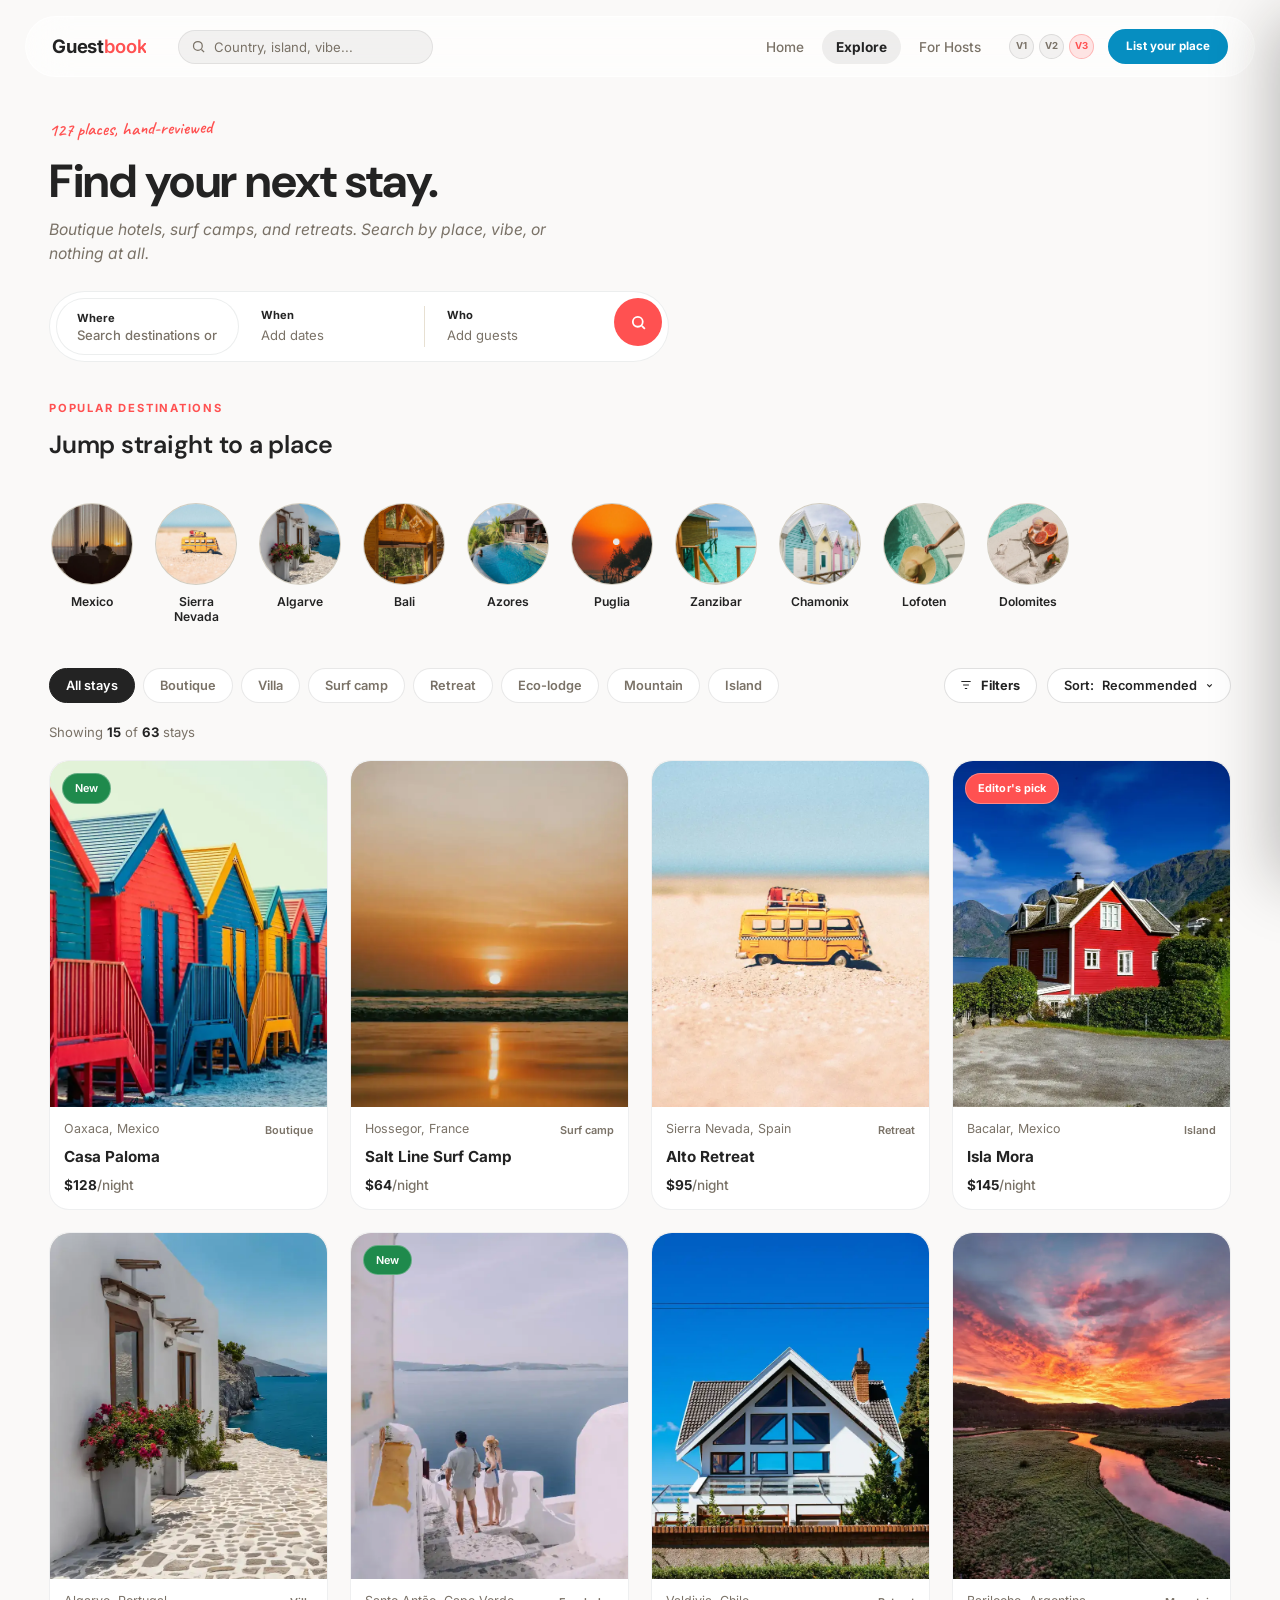
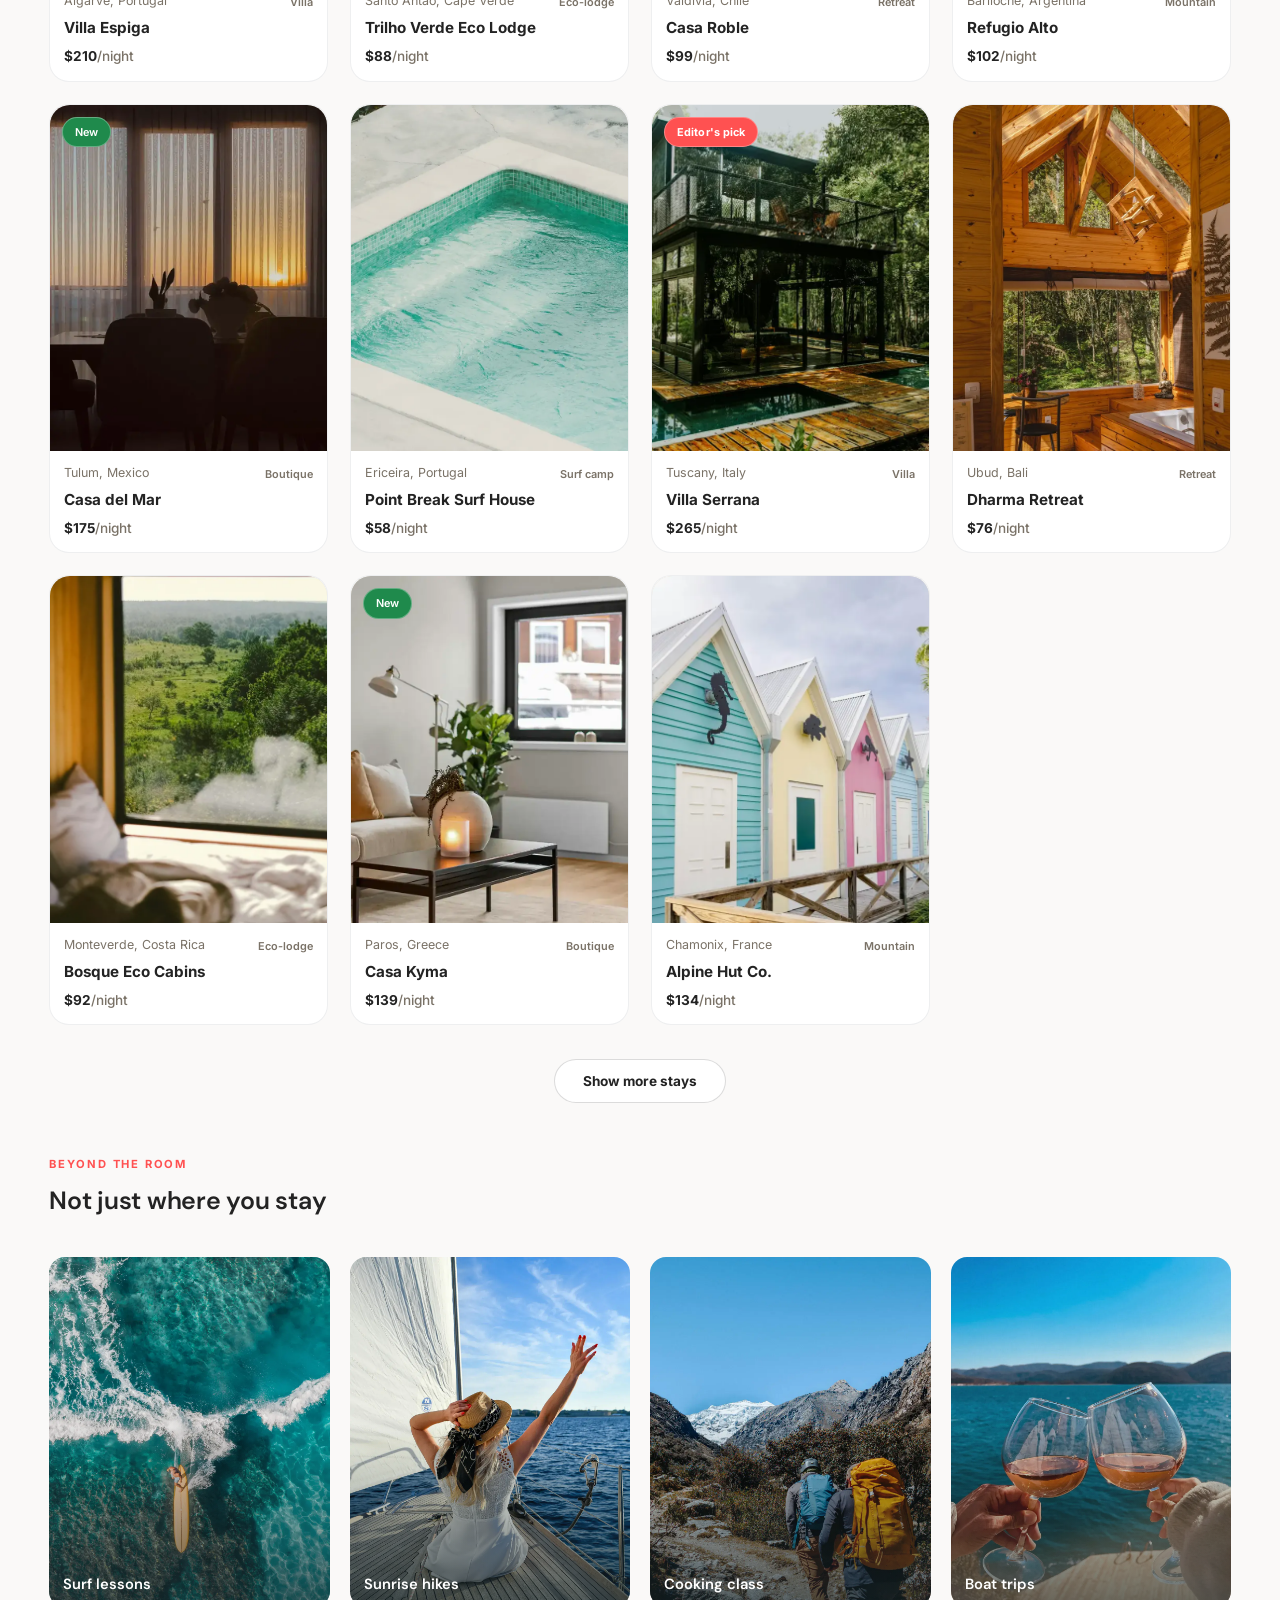
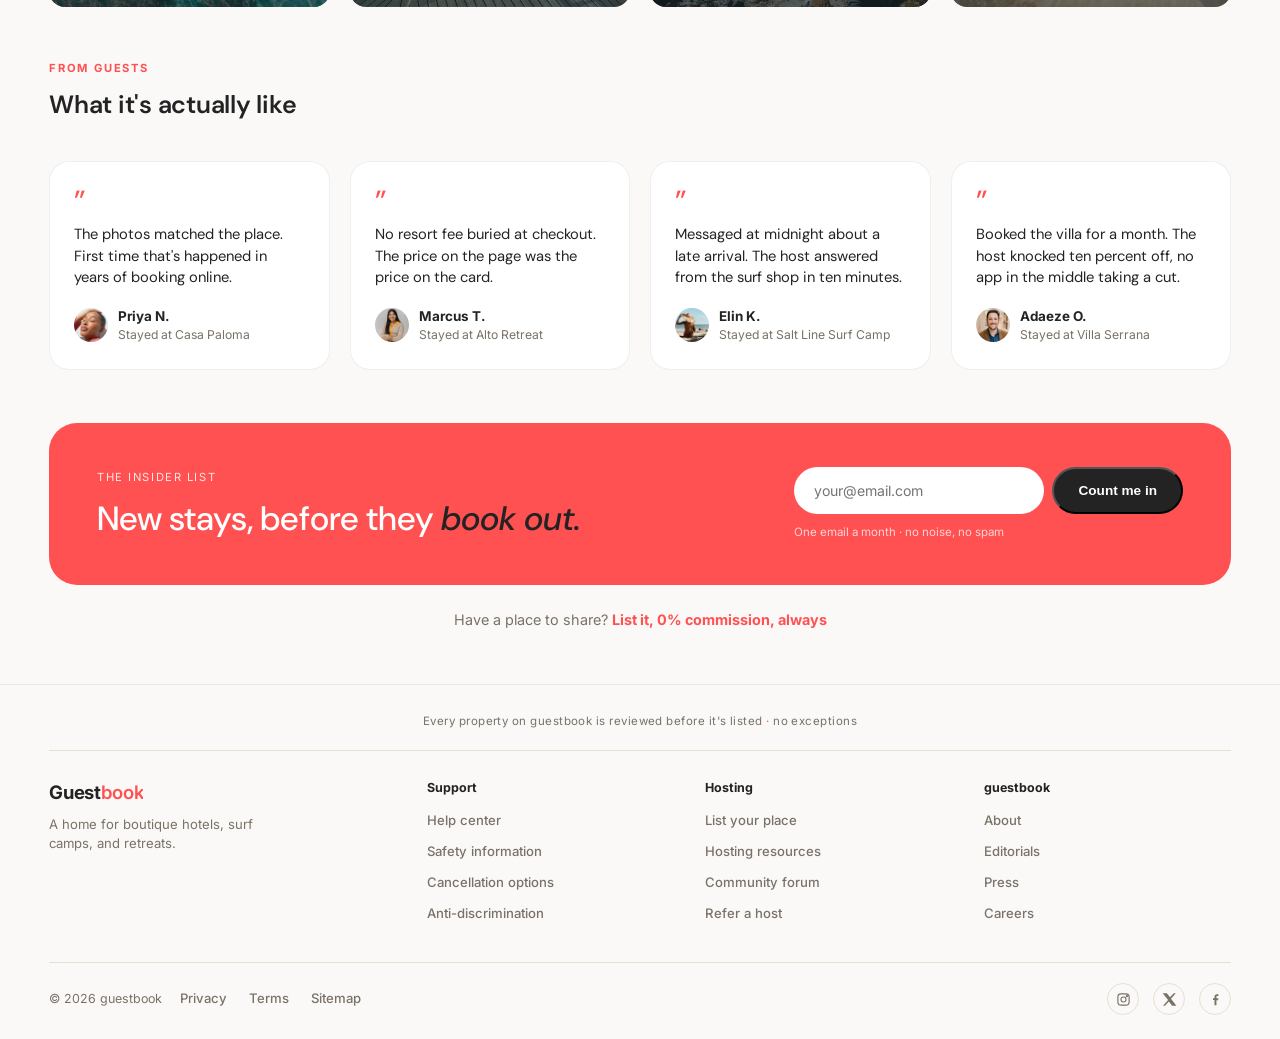
<file: v3/explore.html>
<!DOCTYPE html> <html lang="en"> <head> <meta charset="UTF-8"> <meta name="viewport" content="width=device-width,initial-scale=1"> <link rel="icon" type="image/svg+xml" href="favicon.svg"> <title>guestbook: explore stays</title> <meta name="description" content="Boutique hotels, surf camps, and retreats — 127 places, hand-reviewed."> <link rel="preconnect" href="https://fonts.googleapis.com"> <link rel="preconnect" href="https://fonts.gstatic.com" crossorigin> <link href="https://fonts.googleapis.com/css2?family=Caveat:wght@500;600;700&family=Inter:ital,wght@0,400;0,500;0,600;0,700;0,800;1,400;1,500&family=DM+Sans:ital,wght@0,400;0,500;0,600;0,700;0,800;1,400;1,500&display=swap" rel="stylesheet"> <link rel="stylesheet" href="styles.css"> <link rel="stylesheet" href="explore.css"> <body> <header> <div class="wrap header-row"> <div class="logo"><span class="logo-word">Guest<span class="logo-pina">book</span></span></div> <label class="header-search"> <svg viewBox="0 0 24 24" fill="none" stroke="currentColor" stroke-width="2"><circle cx="11" cy="11" r="7"/><path d="M21 21l-4.3-4.3"/></svg> <input type="text" placeholder="Country, island, vibe..."> </label> <div class="header-right"> <nav class="header-links"> <a href="index.html">Home</a> <a href="explore.html">Explore</a> <a href="host.html">For Hosts</a> </nav> <div class="header-versions" aria-label="Other versions of this site"> <a class="hv-pill" href="../v1/index.html" title="guestbook · stays worth the flight">V1</a> <a class="hv-pill" href="../v2/index.html" title="guestbook · stays worth the flight">V2</a> <a class="hv-pill is-current" href="../v3/index.html" title="Guestbook: some places wait">V3</a> </div> <a href="host.html" class="list-link">List your place</a> <button class="mobile-nav-toggle" id="mobileNavToggle" aria-label="Open menu" aria-expanded="false" aria-controls="mobileNavPanel"> <svg viewBox="0 0 24 24" fill="none" stroke="currentColor" stroke-width="2"><path d="M4 7h16M4 12h16M4 17h16"/></svg> </button> </div> <nav class="mobile-nav-panel" id="mobileNavPanel"> <a href="index.html">Home</a> <a href="explore.html">Explore</a> <a href="host.html">For Hosts</a> <div class="mnp-divider"></div> <a href="host.html" class="mnp-list-link">List your place</a> </nav> </div> </header> <main class="wrap"> <section class="hero"> <div class="hero-copy explore-hero-copy"> <div class="sec-whisper">127 places, hand-reviewed</div> <h1>Find your next stay.</h1> <p class="sub">Boutique hotels, surf camps, and retreats. Search by place, vibe, or nothing at all.</p> </div> <div class="hero-search"> <div class="search-bar"> <div class="search-seg is-active" data-seg="where"> <span class="search-seg-label">Where</span> <input type="text" id="whereInput" class="search-seg-input" placeholder="Search destinations or stays"> </div> <div class="search-seg" data-seg="when" tabindex="0" role="button" id="whenSeg"> <span class="search-seg-label">When</span> <span class="search-seg-value" id="whenValue">Add dates</span> <div class="dd-panel" id="dateDropdown"> <div class="cal-head"> <button type="button" id="calPrev" aria-label="Previous month">&lsaquo;</button> <span id="calMonthLabel"></span> <button type="button" id="calNext" aria-label="Next month">&rsaquo;</button> </div> <div class="cal-grid" id="calGrid"></div> <div class="dd-footer"> <button type="button" class="dd-clear" id="calClear">Clear dates</button> </div> </div> </div> <div class="search-divider"></div> <div class="search-seg" data-seg="who" tabindex="0" role="button" id="whoSeg"> <span class="search-seg-label">Who</span> <span class="search-seg-value" id="whoValue">Add guests</span> <div class="dd-panel" id="guestDropdown"> <div class="gd-row"> <div class="gd-info"><h5>Adults</h5><p>Ages 13+</p></div> <div class="gd-stepper"> <button type="button" class="gd-btn" data-type="adults" data-action="dec">&minus;</button> <span class="gd-count" id="gd-adults">1</span> <button type="button" class="gd-btn" data-type="adults" data-action="inc">+</button> </div> </div> <div class="gd-row"> <div class="gd-info"><h5>Children</h5><p>Ages 2&ndash;12</p></div> <div class="gd-stepper"> <button type="button" class="gd-btn" data-type="children" data-action="dec">&minus;</button> <span class="gd-count" id="gd-children">0</span> <button type="button" class="gd-btn" data-type="children" data-action="inc">+</button> </div> </div> <div class="gd-row"> <div class="gd-info"><h5>Infants</h5><p>Under 2</p></div> <div class="gd-stepper"> <button type="button" class="gd-btn" data-type="infants" data-action="dec">&minus;</button> <span class="gd-count" id="gd-infants">0</span> <button type="button" class="gd-btn" data-type="infants" data-action="inc">+</button> </div> </div> <div class="gd-row"> <div class="gd-info"><h5>Pets</h5><p>Bringing a service animal?</p></div> <div class="gd-stepper"> <button type="button" class="gd-btn" data-type="pets" data-action="dec">&minus;</button> <span class="gd-count" id="gd-pets">0</span> <button type="button" class="gd-btn" data-type="pets" data-action="inc">+</button> </div> </div> <button type="button" class="gd-done" id="guestDone">Done</button> </div> </div> <button class="search-submit" id="searchSubmitBtn" aria-label="Search"> <svg viewBox="0 0 24 24" fill="none" stroke="currentColor" stroke-width="2.5"><circle cx="11" cy="11" r="7"/><path d="M21 21l-4.3-4.3"/></svg> </button> </div> </div> </section> <section class="dest-section"> <div class="sec-head"> <div class="kicker">Popular destinations</div> <h2>Jump straight to a place</h2> </div> <div class="dest-strip" id="destStrip"> <button type="button" class="dest-chip" data-dest="mexico"><div class="dest-chip-photo"><img src="../listings-1/9.webp" alt="Mexico"></div><h4>Mexico</h4></button> <button type="button" class="dest-chip" data-dest="sierra nevada"><div class="dest-chip-photo"><img src="../listings-1/3.webp" alt="Sierra Nevada"></div><h4>Sierra Nevada</h4></button> <button type="button" class="dest-chip" data-dest="algarve"><div class="dest-chip-photo"><img src="../listings-1/5.webp" alt="Algarve"></div><h4>Algarve</h4></button> <button type="button" class="dest-chip" data-dest="bali"><div class="dest-chip-photo"><img src="../listings-1/13.webp" alt="Bali"></div><h4>Bali</h4></button> <button type="button" class="dest-chip" data-dest="azores"><div class="dest-chip-photo"><img src="../listings-1/16.webp" alt="Azores"></div><h4>Azores</h4></button> <button type="button" class="dest-chip" data-dest="puglia"><div class="dest-chip-photo"><img src="../listings-1/21.webp" alt="Puglia"></div><h4>Puglia</h4></button> <button type="button" class="dest-chip" data-dest="zanzibar"><div class="dest-chip-photo"><img src="../listings-1/23.webp" alt="Zanzibar"></div><h4>Zanzibar</h4></button> <button type="button" class="dest-chip" data-dest="chamonix"><div class="dest-chip-photo"><img src="../listings-1/17.webp" alt="Chamonix"></div><h4>Chamonix</h4></button> <button type="button" class="dest-chip" data-dest="lofoten"><div class="dest-chip-photo"><img src="../listings-1/24.webp" alt="Lofoten"></div><h4>Lofoten</h4></button> <button type="button" class="dest-chip" data-dest="dolomites"><div class="dest-chip-photo"><img src="../listings-1/30.webp" alt="Dolomites"></div><h4>Dolomites</h4></button> </div> </section> <section id="listings"> <div class="explore-toolbar"> <div class="cat-chips" id="catChips"> <button class="cat-chip is-active" data-cat="all" type="button">All stays</button> <button class="cat-chip" data-cat="boutique" type="button">Boutique</button> <button class="cat-chip" data-cat="villa" type="button">Villa</button> <button class="cat-chip" data-cat="surf" type="button">Surf camp</button> <button class="cat-chip" data-cat="retreat" type="button">Retreat</button> <button class="cat-chip" data-cat="eco" type="button">Eco-lodge</button> <button class="cat-chip" data-cat="mountain" type="button">Mountain</button> <button class="cat-chip" data-cat="island" type="button">Island</button> </div> <div class="toolbar-right"> <button class="filters-btn" id="filtersBtn" type="button"> <svg viewBox="0 0 24 24" fill="none" stroke="currentColor" stroke-width="2"><path d="M4 6h16M7 12h10M10 18h4"/></svg> Filters <span class="fb-badge" id="filterBadge" hidden>0</span> </button> <div class="sort-wrap" id="sortWrap"> <button class="sort-trigger" id="sortTrigger" type="button"> Sort: <span id="sortLabel">Recommended</span> <svg viewBox="0 0 24 24" fill="none" stroke="currentColor" stroke-width="3"><path d="M6 9l6 6 6-6"/></svg> </button> <div class="sort-panel"> <button class="sort-option is-active" data-sort="recommended" type="button">Recommended</button> <button class="sort-option" data-sort="price-asc" type="button">Price: low to high</button> <button class="sort-option" data-sort="price-desc" type="button">Price: high to low</button> <button class="sort-option" data-sort="newest" type="button">Newest first</button> </div> </div> </div> </div> <div class="result-count" id="resultCount">Showing <b>27</b> of <b>63</b> stays</div> <div class="explore-grid" id="exploreGrid"> <a href="#" class="listing-card reveal" data-cat="boutique" data-price="128" data-new="1" data-amenities="pool kitchen" data-search="casa paloma oaxaca, mexico"> <div class="lc-image"><img src="../listings-1/1.webp" alt="Casa Paloma, Oaxaca"><span class="lc-badge lc-badge--new">New</span></div> <div class="lc-top"><span class="lc-location">Oaxaca, Mexico</span><span class="lc-cat-tag">Boutique</span></div> <div class="lc-title">Casa Paloma</div> <div class="lc-bottom"><div class="lc-price">$128<span>/night</span></div></div> </a> <a href="#" class="listing-card reveal" data-cat="surf" data-price="64" data-new="0" data-amenities="beachfront detox" data-search="salt line surf camp hossegor, france"> <div class="lc-image"><img src="../listings-1/2.webp" alt="Salt Line Surf Camp, Hossegor"></div> <div class="lc-top"><span class="lc-location">Hossegor, France</span><span class="lc-cat-tag">Surf camp</span></div> <div class="lc-title">Salt Line Surf Camp</div> <div class="lc-bottom"><div class="lc-price">$64<span>/night</span></div></div> </a> <a href="#" class="listing-card reveal" data-cat="retreat" data-price="95" data-new="0" data-amenities="detox hottub" data-search="alto retreat sierra nevada, spain"> <div class="lc-image"><img src="../listings-1/3.webp" alt="Alto Retreat, Sierra Nevada"></div> <div class="lc-top"><span class="lc-location">Sierra Nevada, Spain</span><span class="lc-cat-tag">Retreat</span></div> <div class="lc-title">Alto Retreat</div> <div class="lc-bottom"><div class="lc-price">$95<span>/night</span></div></div> </a> <a href="#" class="listing-card reveal" data-cat="island" data-price="145" data-new="0" data-amenities="oceanview pool" data-search="isla mora bacalar, mexico"> <div class="lc-image"><img src="../listings-1/7.webp" alt="Isla Mora, Bacalar"><span class="lc-badge lc-badge--pick">Editor's pick</span></div> <div class="lc-top"><span class="lc-location">Bacalar, Mexico</span><span class="lc-cat-tag">Island</span></div> <div class="lc-title">Isla Mora</div> <div class="lc-bottom"><div class="lc-price">$145<span>/night</span></div></div> </a> <a href="#" class="listing-card reveal" data-cat="villa" data-price="210" data-new="0" data-amenities="pool oceanview" data-search="villa espiga algarve, portugal"> <div class="lc-image"><img src="../listings-1/5.webp" alt="Villa Espiga, Algarve"></div> <div class="lc-top"><span class="lc-location">Algarve, Portugal</span><span class="lc-cat-tag">Villa</span></div> <div class="lc-title">Villa Espiga</div> <div class="lc-bottom"><div class="lc-price">$210<span>/night</span></div></div> </a> <a href="#" class="listing-card reveal" data-cat="eco" data-price="88" data-new="1" data-amenities="detox kitchen" data-search="trilho verde eco lodge santo antão, cape verde"> <div class="lc-image"><img src="../listings-1/6.webp" alt="Trilho Verde Eco Lodge, Cape Verde"><span class="lc-badge lc-badge--new">New</span></div> <div class="lc-top"><span class="lc-location">Santo Antão, Cape Verde</span><span class="lc-cat-tag">Eco-lodge</span></div> <div class="lc-title">Trilho Verde Eco Lodge</div> <div class="lc-bottom"><div class="lc-price">$88<span>/night</span></div></div> </a> <a href="#" class="listing-card reveal" data-cat="retreat" data-price="99" data-new="0" data-amenities="hottub kitchen" data-search="casa roble valdivia, chile"> <div class="lc-image"><img src="../listings-2/62.webp" alt="Casa Roble, Valdivia"></div> <div class="lc-top"><span class="lc-location">Valdivia, Chile</span><span class="lc-cat-tag">Retreat</span></div> <div class="lc-title">Casa Roble</div> <div class="lc-bottom"><div class="lc-price">$99<span>/night</span></div></div> </a> <a href="#" class="listing-card reveal" data-cat="mountain" data-price="102" data-new="0" data-amenities="hottub kitchen" data-search="refugio alto bariloche, argentina"> <div class="lc-image"><img src="../listings-1/8.webp" alt="Refugio Alto, Bariloche"></div> <div class="lc-top"><span class="lc-location">Bariloche, Argentina</span><span class="lc-cat-tag">Mountain</span></div> <div class="lc-title">Refugio Alto</div> <div class="lc-bottom"><div class="lc-price">$102<span>/night</span></div></div> </a> <a href="#" class="listing-card reveal" data-cat="boutique" data-price="175" data-new="1" data-amenities="pool beachfront" data-search="casa del mar tulum, mexico"> <div class="lc-image"><img src="../listings-1/9.webp" alt="Casa del Mar, Tulum"><span class="lc-badge lc-badge--new">New</span></div> <div class="lc-top"><span class="lc-location">Tulum, Mexico</span><span class="lc-cat-tag">Boutique</span></div> <div class="lc-title">Casa del Mar</div> <div class="lc-bottom"><div class="lc-price">$175<span>/night</span></div></div> </a> <a href="#" class="listing-card reveal" data-cat="surf" data-price="58" data-new="0" data-amenities="beachfront ev" data-search="point break surf house ericeira, portugal"> <div class="lc-image"><img src="../listings-1/12.webp" alt="Point Break Surf House, Ericeira"></div> <div class="lc-top"><span class="lc-location">Ericeira, Portugal</span><span class="lc-cat-tag">Surf camp</span></div> <div class="lc-title">Point Break Surf House</div> <div class="lc-bottom"><div class="lc-price">$58<span>/night</span></div></div> </a> <a href="#" class="listing-card reveal" data-cat="villa" data-price="265" data-new="0" data-amenities="pool kitchen" data-search="villa serrana tuscany, italy"> <div class="lc-image"><img src="../listings-1/14.webp" alt="Villa Serrana, Tuscany"><span class="lc-badge lc-badge--pick">Editor's pick</span></div> <div class="lc-top"><span class="lc-location">Tuscany, Italy</span><span class="lc-cat-tag">Villa</span></div> <div class="lc-title">Villa Serrana</div> <div class="lc-bottom"><div class="lc-price">$265<span>/night</span></div></div> </a> <a href="#" class="listing-card reveal" data-cat="retreat" data-price="76" data-new="0" data-amenities="detox kitchen" data-search="dharma retreat ubud, bali"> <div class="lc-image"><img src="../listings-1/13.webp" alt="Dharma Retreat, Ubud"></div> <div class="lc-top"><span class="lc-location">Ubud, Bali</span><span class="lc-cat-tag">Retreat</span></div> <div class="lc-title">Dharma Retreat</div> <div class="lc-bottom"><div class="lc-price">$76<span>/night</span></div></div> </a> <a href="#" class="listing-card reveal" data-cat="eco" data-price="92" data-new="0" data-amenities="detox hottub" data-search="bosque eco cabins monteverde, costa rica"> <div class="lc-image"><img src="../listings-1/15.webp" alt="Bosque Eco Cabins, Monteverde"></div> <div class="lc-top"><span class="lc-location">Monteverde, Costa Rica</span><span class="lc-cat-tag">Eco-lodge</span></div> <div class="lc-title">Bosque Eco Cabins</div> <div class="lc-bottom"><div class="lc-price">$92<span>/night</span></div></div> </a> <a href="#" class="listing-card reveal" data-cat="boutique" data-price="139" data-new="1" data-amenities="pool oceanview" data-search="casa kyma paros, greece"> <div class="lc-image"><img src="../listings-2/63.webp" alt="Casa Kyma, Paros"><span class="lc-badge lc-badge--new">New</span></div> <div class="lc-top"><span class="lc-location">Paros, Greece</span><span class="lc-cat-tag">Boutique</span></div> <div class="lc-title">Casa Kyma</div> <div class="lc-bottom"><div class="lc-price">$139<span>/night</span></div></div> </a> <a href="#" class="listing-card reveal" data-cat="mountain" data-price="134" data-new="0" data-amenities="hottub ev" data-search="alpine hut co. chamonix, france"> <div class="lc-image"><img src="../listings-1/17.webp" alt="Alpine Hut Co., Chamonix"></div> <div class="lc-top"><span class="lc-location">Chamonix, France</span><span class="lc-cat-tag">Mountain</span></div> <div class="lc-title">Alpine Hut Co.</div> <div class="lc-bottom"><div class="lc-price">$134<span>/night</span></div></div> </a> <a href="#" class="listing-card reveal" data-cat="island" data-price="118" data-new="0" data-amenities="oceanview pet" data-search="flores cottage azores, portugal"> <div class="lc-image"><img src="../listings-1/16.webp" alt="Flores Cottage, Azores"><span class="lc-badge lc-badge--pick">Editor's pick</span></div> <div class="lc-top"><span class="lc-location">Azores, Portugal</span><span class="lc-cat-tag">Island</span></div> <div class="lc-title">Flores Cottage</div> <div class="lc-bottom"><div class="lc-price">$118<span>/night</span></div></div> </a> <a href="#" class="listing-card reveal" data-cat="boutique" data-price="150" data-new="0" data-amenities="pool pet" data-search="casa nube san miguel de allende, mexico"> <div class="lc-image"><img src="../listings-1/18.webp" alt="Casa Nube, San Miguel de Allende"></div> <div class="lc-top"><span class="lc-location">San Miguel de Allende, Mexico</span><span class="lc-cat-tag">Boutique</span></div> <div class="lc-title">Casa Nube</div> <div class="lc-bottom"><div class="lc-price">$150<span>/night</span></div></div> </a> <a href="#" class="listing-card reveal" data-cat="surf" data-price="70" data-new="0" data-amenities="beachfront detox" data-search="rip curl bunkhouse byron bay, australia"> <div class="lc-image"><img src="../listings-1/19.webp" alt="Rip Curl Bunkhouse, Byron Bay"></div> <div class="lc-top"><span class="lc-location">Byron Bay, Australia</span><span class="lc-cat-tag">Surf camp</span></div> <div class="lc-title">Rip Curl Bunkhouse</div> <div class="lc-bottom"><div class="lc-price">$70<span>/night</span></div></div> </a> <a href="#" class="listing-card reveal" data-cat="retreat" data-price="110" data-new="1" data-amenities="detox hottub" data-search="mesa silence retreat sedona, arizona"> <div class="lc-image"><img src="../listings-1/20.webp" alt="Mesa Silence Retreat, Sedona"><span class="lc-badge lc-badge--new">New</span></div> <div class="lc-top"><span class="lc-location">Sedona, Arizona</span><span class="lc-cat-tag">Retreat</span></div> <div class="lc-title">Mesa Silence Retreat</div> <div class="lc-bottom"><div class="lc-price">$110<span>/night</span></div></div> </a> <a href="#" class="listing-card reveal" data-cat="villa" data-price="198" data-new="0" data-amenities="pool kitchen" data-search="villa ombra puglia, italy"> <div class="lc-image"><img src="../listings-1/21.webp" alt="Villa Ombra, Puglia"></div> <div class="lc-top"><span class="lc-location">Puglia, Italy</span><span class="lc-cat-tag">Villa</span></div> <div class="lc-title">Villa Ombra</div> <div class="lc-bottom"><div class="lc-price">$198<span>/night</span></div></div> </a> <a href="#" class="listing-card reveal" data-cat="eco" data-price="86" data-new="1" data-amenities="detox oceanview" data-search="baraza eco camp pemba, tanzania"> <div class="lc-image"><img src="../listings-2/64.webp" alt="Baraza Eco Camp, Pemba"><span class="lc-badge lc-badge--new">New</span></div> <div class="lc-top"><span class="lc-location">Pemba, Tanzania</span><span class="lc-cat-tag">Eco-lodge</span></div> <div class="lc-title">Baraza Eco Camp</div> <div class="lc-bottom"><div class="lc-price">$86<span>/night</span></div></div> </a> <a href="#" class="listing-card reveal" data-cat="eco" data-price="84" data-new="0" data-amenities="detox pool" data-search="selva eco retreat manuel antonio, costa rica"> <div class="lc-image"><img src="../listings-1/22.webp" alt="Selva Eco Retreat, Manuel Antonio"></div> <div class="lc-top"><span class="lc-location">Manuel Antonio, Costa Rica</span><span class="lc-cat-tag">Eco-lodge</span></div> <div class="lc-title">Selva Eco Retreat</div> <div class="lc-bottom"><div class="lc-price">$84<span>/night</span></div></div> </a> <a href="#" class="listing-card reveal" data-cat="island" data-price="132" data-new="0" data-amenities="oceanview beachfront" data-search="coral reef bungalows zanzibar, tanzania"> <div class="lc-image"><img src="../listings-1/23.webp" alt="Coral Reef Bungalows, Zanzibar"></div> <div class="lc-top"><span class="lc-location">Zanzibar, Tanzania</span><span class="lc-cat-tag">Island</span></div> <div class="lc-title">Coral Reef Bungalows</div> <div class="lc-bottom"><div class="lc-price">$132<span>/night</span></div></div> </a> <a href="#" class="listing-card reveal" data-cat="mountain" data-price="158" data-new="0" data-amenities="hottub ev" data-search="nordkapp cabin co. lofoten, norway"> <div class="lc-image"><img src="../listings-1/24.webp" alt="Nordkapp Cabin Co., Lofoten"><span class="lc-badge lc-badge--pick">Editor's pick</span></div> <div class="lc-top"><span class="lc-location">Lofoten, Norway</span><span class="lc-cat-tag">Mountain</span></div> <div class="lc-title">Nordkapp Cabin Co.</div> <div class="lc-bottom"><div class="lc-price">$158<span>/night</span></div></div> </a> <a href="#" class="listing-card reveal" data-cat="boutique" data-price="142" data-new="0" data-amenities="pool pet" data-search="casa higuera ronda, spain"> <div class="lc-image"><img src="../listings-1/25.webp" alt="Casa Higuera, Ronda"></div> <div class="lc-top"><span class="lc-location">Ronda, Spain</span><span class="lc-cat-tag">Boutique</span></div> <div class="lc-title">Casa Higuera</div> <div class="lc-bottom"><div class="lc-price">$142<span>/night</span></div></div> </a> <a href="#" class="listing-card reveal" data-cat="surf" data-price="52" data-new="1" data-amenities="beachfront kitchen" data-search="bluewave surf lodge taghazout, morocco"> <div class="lc-image"><img src="../listings-1/26.webp" alt="Bluewave Surf Lodge, Taghazout"><span class="lc-badge lc-badge--new">New</span></div> <div class="lc-top"><span class="lc-location">Taghazout, Morocco</span><span class="lc-cat-tag">Surf camp</span></div> <div class="lc-title">Bluewave Surf Lodge</div> <div class="lc-bottom"><div class="lc-price">$52<span>/night</span></div></div> </a> <a href="#" class="listing-card reveal" data-cat="retreat" data-price="118" data-new="0" data-amenities="hottub detox" data-search="rifugio calma dolomites, italy"> <div class="lc-image"><img src="../listings-1/30.webp" alt="Rifugio Calma, Dolomites"></div> <div class="lc-top"><span class="lc-location">Dolomites, Italy</span><span class="lc-cat-tag">Retreat</span></div> <div class="lc-title">Rifugio Calma</div> <div class="lc-bottom"><div class="lc-price">$118<span>/night</span></div></div> </a> <a href="#" class="listing-card reveal is-more" data-cat="boutique" data-price="118" data-new="0" data-amenities="pool kitchen" data-search="casa do vale douro valley, portugal" style="display:none"> <div class="lc-image"><img src="../listings-2/110.webp" alt="Casa do Vale, Douro Valley"></div> <div class="lc-top"><span class="lc-location">Douro Valley, Portugal</span><span class="lc-cat-tag">Boutique</span></div> <div class="lc-title">Casa do Vale</div> <div class="lc-bottom"><div class="lc-price">$118<span>/night</span></div></div> </a> <a href="#" class="listing-card reveal is-more" data-cat="eco" data-price="96" data-new="0" data-amenities="detox hottub" data-search="kolibri treehouse monteverde, costa rica" style="display:none"> <div class="lc-image"><img src="../listings-2/115.webp" alt="Kolibri Treehouse, Monteverde"><span class="lc-badge lc-badge--pick">Editor's pick</span></div> <div class="lc-top"><span class="lc-location">Monteverde, Costa Rica</span><span class="lc-cat-tag">Eco-lodge</span></div> <div class="lc-title">Kolibri Treehouse</div> <div class="lc-bottom"><div class="lc-price">$96<span>/night</span></div></div> </a> <a href="#" class="listing-card reveal is-more" data-cat="mountain" data-price="74" data-new="0" data-amenities="detox kitchen" data-search="errante el chaltén, argentina" style="display:none"> <div class="lc-image"><img src="../listings-2/120.webp" alt="Errante, El Chaltén"></div> <div class="lc-top"><span class="lc-location">El Chaltén, Argentina</span><span class="lc-cat-tag">Mountain</span></div> <div class="lc-title">Errante</div> <div class="lc-bottom"><div class="lc-price">$74<span>/night</span></div></div> </a> <a href="#" class="listing-card reveal is-more" data-cat="villa" data-price="189" data-new="1" data-amenities="pool oceanview" data-search="villa marée ionian coast, greece" style="display:none"> <div class="lc-image"><img src="../listings-2/125.webp" alt="Villa Marée, Ionian Coast"><span class="lc-badge lc-badge--new">New</span></div> <div class="lc-top"><span class="lc-location">Ionian Coast, Greece</span><span class="lc-cat-tag">Villa</span></div> <div class="lc-title">Villa Marée</div> <div class="lc-bottom"><div class="lc-price">$189<span>/night</span></div></div> </a> <a href="#" class="listing-card reveal is-more" data-cat="mountain" data-price="105" data-new="0" data-amenities="hottub kitchen" data-search="ridgeline cabin blue ridge, usa" style="display:none"> <div class="lc-image"><img src="../listings-2/129.webp" alt="Ridgeline Cabin, Blue Ridge"></div> <div class="lc-top"><span class="lc-location">Blue Ridge, USA</span><span class="lc-cat-tag">Mountain</span></div> <div class="lc-title">Ridgeline Cabin</div> <div class="lc-bottom"><div class="lc-price">$105<span>/night</span></div></div> </a> <a href="#" class="listing-card reveal is-more" data-cat="surf" data-price="68" data-new="0" data-amenities="beachfront detox" data-search="casa mar azul sayulita, mexico" style="display:none"> <div class="lc-image"><img src="../listings-1/34.webp" alt="Casa Mar Azul, Sayulita"></div> <div class="lc-top"><span class="lc-location">Sayulita, Mexico</span><span class="lc-cat-tag">Surf camp</span></div> <div class="lc-title">Casa Mar Azul</div> <div class="lc-bottom"><div class="lc-price">$68<span>/night</span></div></div> </a> <a href="#" class="listing-card reveal is-more" data-cat="boutique" data-price="96" data-new="1" data-amenities="pool kitchen" data-search="casa alma antigua, guatemala" style="display:none"> <div class="lc-image"><img src="../listings-1/31.webp" alt="Casa Alma, Antigua"><span class="lc-badge lc-badge--new">New</span></div> <div class="lc-top"><span class="lc-location">Antigua, Guatemala</span><span class="lc-cat-tag">Boutique</span></div> <div class="lc-title">Casa Alma</div> <div class="lc-bottom"><div class="lc-price">$96<span>/night</span></div></div> </a> <a href="#" class="listing-card reveal is-more" data-cat="surf" data-price="54" data-new="0" data-amenities="beachfront detox" data-search="driftwood surf camp siargao, philippines" style="display:none"> <div class="lc-image"><img src="../listings-1/32.webp" alt="Driftwood Surf Camp, Siargao"></div> <div class="lc-top"><span class="lc-location">Siargao, Philippines</span><span class="lc-cat-tag">Surf camp</span></div> <div class="lc-title">Driftwood Surf Camp</div> <div class="lc-bottom"><div class="lc-price">$54<span>/night</span></div></div> </a> <a href="#" class="listing-card reveal is-more" data-cat="retreat" data-price="88" data-new="0" data-amenities="hottub detox" data-search="quiet pines retreat karelia, finland" style="display:none"> <div class="lc-image"><img src="../listings-1/33.webp" alt="Quiet Pines Retreat, Karelia"><span class="lc-badge lc-badge--pick">Editor's pick</span></div> <div class="lc-top"><span class="lc-location">Karelia, Finland</span><span class="lc-cat-tag">Retreat</span></div> <div class="lc-title">Quiet Pines Retreat</div> <div class="lc-bottom"><div class="lc-price">$88<span>/night</span></div></div> </a> <a href="#" class="listing-card reveal is-more" data-cat="villa" data-price="178" data-new="0" data-amenities="pool oceanview" data-search="villa limón costa brava, spain" style="display:none"> <div class="lc-image"><img src="../listings-1/35.webp" alt="Villa Limón, Costa Brava"></div> <div class="lc-top"><span class="lc-location">Costa Brava, Spain</span><span class="lc-cat-tag">Villa</span></div> <div class="lc-title">Villa Limón</div> <div class="lc-bottom"><div class="lc-price">$178<span>/night</span></div></div> </a> <a href="#" class="listing-card reveal is-more" data-cat="eco" data-price="79" data-new="0" data-amenities="detox kitchen" data-search="terra verde eco lodge chiloé, chile" style="display:none"> <div class="lc-image"><img src="../listings-1/36.webp" alt="Terra Verde Eco Lodge, Chiloé"></div> <div class="lc-top"><span class="lc-location">Chiloé, Chile</span><span class="lc-cat-tag">Eco-lodge</span></div> <div class="lc-title">Terra Verde Eco Lodge</div> <div class="lc-bottom"><div class="lc-price">$79<span>/night</span></div></div> </a> <a href="#" class="listing-card reveal is-more" data-cat="island" data-price="62" data-new="1" data-amenities="oceanview beachfront" data-search="isla luna koh rong, cambodia" style="display:none"> <div class="lc-image"><img src="../listings-1/37.webp" alt="Isla Luna, Koh Rong"><span class="lc-badge lc-badge--new">New</span></div> <div class="lc-top"><span class="lc-location">Koh Rong, Cambodia</span><span class="lc-cat-tag">Island</span></div> <div class="lc-title">Isla Luna</div> <div class="lc-bottom"><div class="lc-price">$62<span>/night</span></div></div> </a> <a href="#" class="listing-card reveal is-more" data-cat="mountain" data-price="68" data-new="0" data-amenities="hottub kitchen" data-search="refugio del cielo huaraz, peru" style="display:none"> <div class="lc-image"><img src="../listings-1/38.webp" alt="Refugio del Cielo, Huaraz"></div> <div class="lc-top"><span class="lc-location">Huaraz, Peru</span><span class="lc-cat-tag">Mountain</span></div> <div class="lc-title">Refugio del Cielo</div> <div class="lc-bottom"><div class="lc-price">$68<span>/night</span></div></div> </a> <a href="#" class="listing-card reveal is-more" data-cat="boutique" data-price="132" data-new="0" data-amenities="pool kitchen" data-search="casa girasol valle de guadalupe, mexico" style="display:none"> <div class="lc-image"><img src="../listings-1/39.webp" alt="Casa Girasol, Valle de Guadalupe"><span class="lc-badge lc-badge--pick">Editor's pick</span></div> <div class="lc-top"><span class="lc-location">Valle de Guadalupe, Mexico</span><span class="lc-cat-tag">Boutique</span></div> <div class="lc-title">Casa Girasol</div> <div class="lc-bottom"><div class="lc-price">$132<span>/night</span></div></div> </a> <a href="#" class="listing-card reveal is-more" data-cat="surf" data-price="61" data-new="0" data-amenities="beachfront ev" data-search="salt & pine surf house mundaka, spain" style="display:none"> <div class="lc-image"><img src="../listings-1/40.webp" alt="Salt & Pine Surf House, Mundaka"></div> <div class="lc-top"><span class="lc-location">Mundaka, Spain</span><span class="lc-cat-tag">Surf camp</span></div> <div class="lc-title">Salt & Pine Surf House</div> <div class="lc-bottom"><div class="lc-price">$61<span>/night</span></div></div> </a> <a href="#" class="listing-card reveal is-more" data-cat="retreat" data-price="71" data-new="0" data-amenities="detox kitchen" data-search="whispering reeds retreat kerala, india" style="display:none"> <div class="lc-image"><img src="../listings-1/41.webp" alt="Whispering Reeds Retreat, Kerala"></div> <div class="lc-top"><span class="lc-location">Kerala, India</span><span class="lc-cat-tag">Retreat</span></div> <div class="lc-title">Whispering Reeds Retreat</div> <div class="lc-bottom"><div class="lc-price">$71<span>/night</span></div></div> </a> <a href="#" class="listing-card reveal is-more" data-cat="villa" data-price="205" data-new="1" data-amenities="pool oceanview" data-search="villa aurinko åland islands, finland" style="display:none"> <div class="lc-image"><img src="../listings-1/42.webp" alt="Villa Aurinko, Åland Islands"><span class="lc-badge lc-badge--new">New</span></div> <div class="lc-top"><span class="lc-location">Åland Islands, Finland</span><span class="lc-cat-tag">Villa</span></div> <div class="lc-title">Villa Aurinko</div> <div class="lc-bottom"><div class="lc-price">$205<span>/night</span></div></div> </a> <a href="#" class="listing-card reveal is-more" data-cat="eco" data-price="99" data-new="0" data-amenities="detox oceanview" data-search="casa coral príncipe island, são tomé" style="display:none"> <div class="lc-image"><img src="../listings-1/43.webp" alt="Casa Coral, Príncipe Island"></div> <div class="lc-top"><span class="lc-location">Príncipe Island, São Tomé</span><span class="lc-cat-tag">Eco-lodge</span></div> <div class="lc-title">Casa Coral</div> <div class="lc-bottom"><div class="lc-price">$99<span>/night</span></div></div> </a> <a href="#" class="listing-card reveal is-more" data-cat="island" data-price="121" data-new="1" data-amenities="oceanview beachfront" data-search="isla encantada holbox, mexico" style="display:none"> <div class="lc-image"><img src="../listings-1/44.webp" alt="Isla Encantada, Holbox"><span class="lc-badge lc-badge--new">New</span></div> <div class="lc-top"><span class="lc-location">Holbox, Mexico</span><span class="lc-cat-tag">Island</span></div> <div class="lc-title">Isla Encantada</div> <div class="lc-bottom"><div class="lc-price">$121<span>/night</span></div></div> </a> <a href="#" class="listing-card reveal is-more" data-cat="mountain" data-price="168" data-new="0" data-amenities="hottub ev" data-search="alpenglow chalet interlaken, switzerland" style="display:none"> <div class="lc-image"><img src="../listings-1/45.webp" alt="Alpenglow Chalet, Interlaken"></div> <div class="lc-top"><span class="lc-location">Interlaken, Switzerland</span><span class="lc-cat-tag">Mountain</span></div> <div class="lc-title">Alpenglow Chalet</div> <div class="lc-bottom"><div class="lc-price">$168<span>/night</span></div></div> </a> <a href="#" class="listing-card reveal is-more" data-cat="boutique" data-price="84" data-new="0" data-amenities="pool beachfront" data-search="casa baobab nosy be, madagascar" style="display:none"> <div class="lc-image"><img src="../listings-1/46.webp" alt="Casa Baobab, Nosy Be"></div> <div class="lc-top"><span class="lc-location">Nosy Be, Madagascar</span><span class="lc-cat-tag">Boutique</span></div> <div class="lc-title">Casa Baobab</div> <div class="lc-bottom"><div class="lc-price">$84<span>/night</span></div></div> </a> <a href="#" class="listing-card reveal is-more" data-cat="surf" data-price="66" data-new="0" data-amenities="beachfront pool" data-search="bluewater surf lodge canggu, bali" style="display:none"> <div class="lc-image"><img src="../listings-1/47.webp" alt="Bluewater Surf Lodge, Canggu"><span class="lc-badge lc-badge--pick">Editor's pick</span></div> <div class="lc-top"><span class="lc-location">Canggu, Bali</span><span class="lc-cat-tag">Surf camp</span></div> <div class="lc-title">Bluewater Surf Lodge</div> <div class="lc-bottom"><div class="lc-price">$66<span>/night</span></div></div> </a> <a href="#" class="listing-card reveal is-more" data-cat="retreat" data-price="89" data-new="0" data-amenities="detox hottub" data-search="refugio silencio sierra gorda, mexico" style="display:none"> <div class="lc-image"><img src="../listings-1/48.webp" alt="Refugio Silencio, Sierra Gorda"></div> <div class="lc-top"><span class="lc-location">Sierra Gorda, Mexico</span><span class="lc-cat-tag">Retreat</span></div> <div class="lc-title">Refugio Silencio</div> <div class="lc-bottom"><div class="lc-price">$89<span>/night</span></div></div> </a> <a href="#" class="listing-card reveal is-more" data-cat="villa" data-price="224" data-new="1" data-amenities="pool oceanview" data-search="villa sotavento formentera, spain" style="display:none"> <div class="lc-image"><img src="../listings-1/49.webp" alt="Villa Sotavento, Formentera"><span class="lc-badge lc-badge--new">New</span></div> <div class="lc-top"><span class="lc-location">Formentera, Spain</span><span class="lc-cat-tag">Villa</span></div> <div class="lc-title">Villa Sotavento</div> <div class="lc-bottom"><div class="lc-price">$224<span>/night</span></div></div> </a> <a href="#" class="listing-card reveal is-more" data-cat="eco" data-price="93" data-new="0" data-amenities="detox kitchen" data-search="casa ceiba yucatán jungle, mexico" style="display:none"> <div class="lc-image"><img src="../listings-1/50.webp" alt="Casa Ceiba, Yucatán jungle"></div> <div class="lc-top"><span class="lc-location">Yucatán jungle, Mexico</span><span class="lc-cat-tag">Eco-lodge</span></div> <div class="lc-title">Casa Ceiba</div> <div class="lc-bottom"><div class="lc-price">$93<span>/night</span></div></div> </a> <a href="#" class="listing-card reveal is-more" data-cat="island" data-price="143" data-new="0" data-amenities="oceanview pool" data-search="isla palma islas del rosario, colombia" style="display:none"> <div class="lc-image"><img src="../listings-1/51.webp" alt="Isla Palma, Islas del Rosario"></div> <div class="lc-top"><span class="lc-location">Islas del Rosario, Colombia</span><span class="lc-cat-tag">Island</span></div> <div class="lc-title">Isla Palma</div> <div class="lc-bottom"><div class="lc-price">$143<span>/night</span></div></div> </a> <a href="#" class="listing-card reveal is-more" data-cat="mountain" data-price="152" data-new="0" data-amenities="hottub ev" data-search="nordlys cabin senja, norway" style="display:none"> <div class="lc-image"><img src="../listings-1/52.webp" alt="Nordlys Cabin, Senja"><span class="lc-badge lc-badge--pick">Editor's pick</span></div> <div class="lc-top"><span class="lc-location">Senja, Norway</span><span class="lc-cat-tag">Mountain</span></div> <div class="lc-title">Nordlys Cabin</div> <div class="lc-bottom"><div class="lc-price">$152<span>/night</span></div></div> </a> <a href="#" class="listing-card reveal is-more" data-cat="boutique" data-price="112" data-new="0" data-amenities="pool beachfront" data-search="casa zafiro san pancho, mexico" style="display:none"> <div class="lc-image"><img src="../listings-1/53.webp" alt="Casa Zafiro, San Pancho"></div> <div class="lc-top"><span class="lc-location">San Pancho, Mexico</span><span class="lc-cat-tag">Boutique</span></div> <div class="lc-title">Casa Zafiro</div> <div class="lc-bottom"><div class="lc-price">$112<span>/night</span></div></div> </a> <a href="#" class="listing-card reveal is-more" data-cat="surf" data-price="57" data-new="1" data-amenities="beachfront detox" data-search="wildwater surf camp raglan, new zealand" style="display:none"> <div class="lc-image"><img src="../listings-1/54.webp" alt="Wildwater Surf Camp, Raglan"><span class="lc-badge lc-badge--new">New</span></div> <div class="lc-top"><span class="lc-location">Raglan, New Zealand</span><span class="lc-cat-tag">Surf camp</span></div> <div class="lc-title">Wildwater Surf Camp</div> <div class="lc-bottom"><div class="lc-price">$57<span>/night</span></div></div> </a> <a href="#" class="listing-card reveal is-more" data-cat="retreat" data-price="104" data-new="0" data-amenities="detox hottub" data-search="casa silencio atacama, chile" style="display:none"> <div class="lc-image"><img src="../listings-1/55.webp" alt="Casa Silencio, Atacama"></div> <div class="lc-top"><span class="lc-location">Atacama, Chile</span><span class="lc-cat-tag">Retreat</span></div> <div class="lc-title">Casa Silencio</div> <div class="lc-bottom"><div class="lc-price">$104<span>/night</span></div></div> </a> <a href="#" class="listing-card reveal is-more" data-cat="villa" data-price="214" data-new="0" data-amenities="pool kitchen" data-search="villa bougainville provence, france" style="display:none"> <div class="lc-image"><img src="../listings-1/56.webp" alt="Villa Bougainville, Provence"></div> <div class="lc-top"><span class="lc-location">Provence, France</span><span class="lc-cat-tag">Villa</span></div> <div class="lc-title">Villa Bougainville</div> <div class="lc-bottom"><div class="lc-price">$214<span>/night</span></div></div> </a> <a href="#" class="listing-card reveal is-more" data-cat="eco" data-price="82" data-new="1" data-amenities="detox kitchen" data-search="terra alta eco cabins boquete, panama" style="display:none"> <div class="lc-image"><img src="../listings-1/57.webp" alt="Terra Alta Eco Cabins, Boquete"><span class="lc-badge lc-badge--new">New</span></div> <div class="lc-top"><span class="lc-location">Boquete, Panama</span><span class="lc-cat-tag">Eco-lodge</span></div> <div class="lc-title">Terra Alta Eco Cabins</div> <div class="lc-bottom"><div class="lc-price">$82<span>/night</span></div></div> </a> <a href="#" class="listing-card reveal is-more" data-cat="island" data-price="98" data-new="0" data-amenities="oceanview beachfront" data-search="isla coral gili air, indonesia" style="display:none"> <div class="lc-image"><img src="../listings-1/58.webp" alt="Isla Coral, Gili Air"></div> <div class="lc-top"><span class="lc-location">Gili Air, Indonesia</span><span class="lc-cat-tag">Island</span></div> <div class="lc-title">Isla Coral</div> <div class="lc-bottom"><div class="lc-price">$98<span>/night</span></div></div> </a> <a href="#" class="listing-card reveal is-more" data-cat="mountain" data-price="126" data-new="0" data-amenities="hottub kitchen" data-search="cima blanca refuge picos de europa, spain" style="display:none"> <div class="lc-image"><img src="../listings-1/59.webp" alt="Cima Blanca Refuge, Picos de Europa"><span class="lc-badge lc-badge--pick">Editor's pick</span></div> <div class="lc-top"><span class="lc-location">Picos de Europa, Spain</span><span class="lc-cat-tag">Mountain</span></div> <div class="lc-title">Cima Blanca Refuge</div> <div class="lc-bottom"><div class="lc-price">$126<span>/night</span></div></div> </a> <a href="#" class="listing-card reveal is-more" data-cat="boutique" data-price="108" data-new="0" data-amenities="pool beachfront" data-search="casa ostra ilha grande, brazil" style="display:none"> <div class="lc-image"><img src="../listings-1/60.webp" alt="Casa Ostra, Ilha Grande"></div> <div class="lc-top"><span class="lc-location">Ilha Grande, Brazil</span><span class="lc-cat-tag">Boutique</span></div> <div class="lc-title">Casa Ostra</div> <div class="lc-bottom"><div class="lc-price">$108<span>/night</span></div></div> </a> <a href="#" class="listing-card reveal is-more" data-cat="surf" data-price="76" data-new="0" data-amenities="beachfront kitchen" data-search="palmares surf lodge nosara, costa rica" style="display:none"> <div class="lc-image"><img src="../listings-1/61.webp" alt="Palmares Surf Lodge, Nosara"></div> <div class="lc-top"><span class="lc-location">Nosara, Costa Rica</span><span class="lc-cat-tag">Surf camp</span></div> <div class="lc-title">Palmares Surf Lodge</div> <div class="lc-bottom"><div class="lc-price">$76<span>/night</span></div></div> </a> </div> <div class="empty-state" id="emptyState"> <h3>No stays match those filters</h3> <p>Try clearing a filter or searching a different place.</p> </div> <div class="load-more-wrap" id="loadMoreWrap"> <button class="btn-outline" id="loadMoreBtn" type="button">Show more stays</button> </div> </section> <section> <div class="sec-head"> <div class="kicker">Beyond the room</div> <h2>Not just where you stay</h2> </div> <div class="activity-grid"> <a href="#" class="act-card"><img src="../activity/1.webp" alt="Surf lessons"><div class="act-body">Surf lessons</div></a> <a href="#" class="act-card"><img src="../activity/2.webp" alt="Sunrise hikes"><div class="act-body">Sunrise hikes</div></a> <a href="#" class="act-card"><img src="../activity/3.webp" alt="Cooking class"><div class="act-body">Cooking class</div></a> <a href="#" class="act-card"><img src="../activity/4.webp" alt="Boat trips"><div class="act-body">Boat trips</div></a> </div> </section> <section> <div class="sec-head"> <div class="kicker">From guests</div> <h2>What it's actually like</h2> </div> <div class="trust-wall"> <div class="tw-card"> <div class="tw-quote-mark">&rdquo;</div> <p class="q">The photos matched the place. First time that's happened in years of booking online.</p> <div class="tw-who"><img src="../review%20icons/1.webp" alt=""><div><strong>Priya N.</strong>Stayed at Casa Paloma</div></div> </div> <div class="tw-card"> <div class="tw-quote-mark">&rdquo;</div> <p class="q">No resort fee buried at checkout. The price on the page was the price on the card.</p> <div class="tw-who"><img src="../review%20icons/2.webp" alt=""><div><strong>Marcus T.</strong>Stayed at Alto Retreat</div></div> </div> <div class="tw-card"> <div class="tw-quote-mark">&rdquo;</div> <p class="q">Messaged at midnight about a late arrival. The host answered from the surf shop in ten minutes.</p> <div class="tw-who"><img src="../review%20icons/3.webp" alt=""><div><strong>Elin K.</strong>Stayed at Salt Line Surf Camp</div></div> </div> <div class="tw-card"> <div class="tw-quote-mark">&rdquo;</div> <p class="q">Booked the villa for a month. The host knocked ten percent off, no app in the middle taking a cut.</p> <div class="tw-who"><img src="../review%20icons/4.webp" alt=""><div><strong>Adaeze O.</strong>Stayed at Villa Serrana</div></div> </div> </div> </section> <section> <div class="newsletter-panel"> <div> <div class="tag">The insider list</div> <h2>New stays, before they <span class="accent">book out.</span></h2> </div> <form class="newsletter-form" onsubmit="return!1"> <div class="newsletter-row"> <input type="email" placeholder="your@email.com" required> <button type="submit">Count me in</button> </div> <div class="newsletter-fine">One email a month · no noise, no spam</div> </form> </div> <a href="host.html" class="host-line">Have a place to share? <span class="host-line-link">List it, 0% commission, always</span></a> </section> </main> <div class="drawer-overlay" id="drawerOverlay"></div> <div class="drawer" id="filterDrawer"> <div class="drawer-head"> <h3>Filters</h3> <button class="drawer-close" id="drawerClose" aria-label="Close filters">&times;</button> </div> <div class="drawer-body"> <div class="drawer-group"> <h4>Property type</h4> <label class="check-row"><input type="checkbox" class="js-type" value="boutique">Boutique</label> <label class="check-row"><input type="checkbox" class="js-type" value="villa">Villa</label> <label class="check-row"><input type="checkbox" class="js-type" value="surf">Surf camp</label> <label class="check-row"><input type="checkbox" class="js-type" value="retreat">Retreat</label> <label class="check-row"><input type="checkbox" class="js-type" value="eco">Eco-lodge</label> <label class="check-row"><input type="checkbox" class="js-type" value="mountain">Mountain</label> <label class="check-row"><input type="checkbox" class="js-type" value="island">Island</label> </div> <div class="drawer-group"> <h4>Price per night</h4> <div class="price-row"> <input type="number" id="minPriceInput" placeholder="Min"> <span>&mdash;</span> <input type="number" id="maxPriceInput" placeholder="Max"> </div> </div> <div class="drawer-group"> <h4>Amenities</h4> <label class="check-row"><input type="checkbox" class="js-amenity" value="pool">Pool</label> <label class="check-row"><input type="checkbox" class="js-amenity" value="beachfront">Beachfront</label> <label class="check-row"><input type="checkbox" class="js-amenity" value="kitchen">Kitchen</label> <label class="check-row"><input type="checkbox" class="js-amenity" value="hottub">Hot tub</label> <label class="check-row"><input type="checkbox" class="js-amenity" value="oceanview">Ocean view</label> <label class="check-row"><input type="checkbox" class="js-amenity" value="pet">Pet friendly</label> <label class="check-row"><input type="checkbox" class="js-amenity" value="detox">Digital detox</label> <label class="check-row"><input type="checkbox" class="js-amenity" value="ev">EV charging</label> </div> </div> <div class="drawer-foot"> <button class="btn-clear" id="clearFilters" type="button">Clear all</button> <button class="btn-apply" id="applyFilters" type="button">Show stays</button> </div> </div> <footer> <div class="wrap"> <div class="footer-trust">Every property on guestbook is reviewed before it's listed<span class="dot"> · </span>no exceptions</div> <div class="footer-cols"> <div class="footer-brand"> <div class="logo"><span class="logo-word">Guest<span class="logo-pina">book</span></span></div> <p>A home for boutique hotels, surf camps, and retreats.</p> </div> <div class="footer-col"> <h4>Support</h4> <a href="#">Help center</a> <a href="#">Safety information</a> <a href="#">Cancellation options</a> <a href="#">Anti-discrimination</a> </div> <div class="footer-col"> <h4>Hosting</h4> <a href="host.html">List your place</a> <a href="host.html#how">Hosting resources</a> <a href="#">Community forum</a> <a href="#">Refer a host</a> </div> <div class="footer-col"> <h4>guestbook</h4> <a href="#">About</a> <a href="#">Editorials</a> <a href="#">Press</a> <a href="#">Careers</a> </div> </div> <div class="footer-row"> <div class="footer-meta"> <div class="footer-copy">© 2026 guestbook</div> <nav class="footer-links"> <a href="#">Privacy</a> <a href="#">Terms</a> <a href="#">Sitemap</a> </nav> </div> <div class="footer-social"> <a href="#" aria-label="Instagram"><svg viewBox="0 0 24 24" fill="none" stroke="currentColor" stroke-width="1.8"><rect x="3" y="3" width="18" height="18" rx="5"/><circle cx="12" cy="12" r="4"/><circle cx="17.5" cy="6.5" r="1"/></svg></a> <a href="#" aria-label="X"><svg viewBox="0 0 24 24" fill="currentColor"><path d="M18.9 2H22l-7.6 8.7L23 22h-6.8l-5.3-6.9L4.8 22H1.7l8.1-9.3L1 2h6.9l4.8 6.3L18.9 2z"/></svg></a> <a href="#" aria-label="Facebook"><svg viewBox="0 0 24 24" fill="currentColor"><path d="M13.5 21v-8h2.7l.4-3.1h-3.1V8c0-.9.25-1.5 1.55-1.5H16.7V3.7c-.28-.04-1.25-.12-2.36-.12-2.34 0-3.94 1.43-3.94 4.05v2.26H8v3.1h2.4V21h3.1z"/></svg></a> </div> </div> </div> </footer> <script src="explore.js" defer="defer"></script> </body></head></html>
</file>
<file: v3/styles.css>
*{box-sizing:border-box;margin:0;padding:0}a{color:inherit;text-decoration:none}img{max-width:100%;display:block}.wrap{max-width:1230px;margin:0 auto;padding:0 24px}:focus-visible{outline:2px solid var(--coral);outline-offset:3px}header{position:sticky;top:16px;z-index:100;background:0 0;border-bottom:none;padding:0 24px}.header-row{display:flex;align-items:center;gap:32px;max-width:1230px;margin:0 auto;padding:12px 26px;background:rgba(255,255,255,.6);-webkit-backdrop-filter:blur(20px) saturate(180%);backdrop-filter:blur(20px) saturate(180%);border:1px solid rgba(255,255,255,.7);border-radius:999px;transition:border-color .35s ease,background .35s ease,padding .3s ease;position:relative}header.is-scrolled .header-row{background:rgba(255,255,255,.82);border-color:rgba(23,38,43,.08)}.mobile-nav-toggle{display:none;width:36px;height:36px;border-radius:50%;border:1px solid rgba(35,35,35,.12);background:rgba(35,35,35,.04);align-items:center;justify-content:center;cursor:pointer;flex-shrink:0;transition:background .2s ease,transform .15s ease;margin-left:6px}.mobile-nav-toggle:hover{background:rgba(35,35,35,.08)}.mobile-nav-toggle svg{width:16px;height:16px;color:var(--ink)}.mobile-nav-panel{display:none;flex-direction:column;gap:2px;position:absolute;top:calc(100% + 10px);left:0;right:0;background:rgba(255,255,255,.97);-webkit-backdrop-filter:blur(20px) saturate(180%);backdrop-filter:blur(20px) saturate(180%);border:1px solid rgba(23,38,43,.08);border-radius:20px;padding:10px;z-index:99}.mobile-nav-panel.is-open{display:flex}.mobile-nav-panel a{font-family:var(--f-ui);font-size:.95rem;font-weight:500;color:var(--ink);padding:12px 14px;border-radius:12px;transition:background .2s ease}.mobile-nav-panel a:hover{background:rgba(35,35,35,.06)}.mobile-nav-panel .mnp-divider{height:1px;background:rgba(35,35,35,.08);margin:6px 6px}.mobile-nav-panel .mnp-list-link{color:var(--nav-blue);font-weight:700}.logo{display:inline-flex;align-items:center;gap:7px;font-family:var(--f-ui);font-weight:700;font-size:1.1625rem;letter-spacing:-.01em;white-space:nowrap;color:var(--ink)}.logo .logo-pina{font-weight:600;background-image:linear-gradient(to right,var(--ink) 0,var(--ink) 50%,var(--coral) 50%,var(--coral) 100%);background-size:200% 100%;background-position:0 0;-webkit-background-clip:text;background-clip:text;color:transparent;-webkit-text-fill-color:transparent;animation:pinaDrip 1.15s cubic-bezier(.22,.68,.35,1) .35s 1 both}.logo:hover .logo-pina{animation:pinaDrip 1s cubic-bezier(.22,.68,.35,1) 1 both}@keyframes pinaDrip{from{background-position:0 0}to{background-position:100% 0}}.header-links{display:flex;gap:4px;font-family:var(--f-ui);font-size:.85rem;color:var(--ink-soft);font-weight:500}.header-links a{position:relative;padding:7px 14px;border-radius:999px;background:rgba(35,35,35,0);transition:color .2s ease,background .2s ease}.header-links a:hover{color:var(--ink);background:rgba(35,35,35,.06)}.header-links a.is-current{color:var(--ink);background:rgba(35,35,35,.07);font-weight:700}.header-right .list-link:hover{background:#057aa8}.header-search{display:flex;align-items:center;gap:8px;background:rgba(35,35,35,.05);border:1px solid rgba(35,35,35,.08);border-radius:999px;padding:8px 14px 8px 12px;min-width:190px}.header-search svg{width:15px;height:15px;color:var(--ink-soft);flex-shrink:0}.header-search input{border:none;background:0 0;outline:0;font-family:var(--f-ui);font-size:.82rem;color:var(--ink);width:100%}.header-search input::placeholder{color:var(--ink-soft)}.footer-col a:hover{color:var(--ink)}
</file>
<file: v3/index.css>
:root{--ink:#232323;--ink-soft:#7A7267;--sand:#F7F2EA;--paper:#faf9f8;--fog:#E7E0D2;--white:#FFFFFF;--atlantic:#0F3D5E;--pine:#165A5A;--coral:#ff5151;--stone:#EDE6D9;--nav-blue:#068ec1;--f-display:"DM Sans",-apple-system,BlinkMacSystemFont,sans-serif;--f-ui:"Inter",-apple-system,BlinkMacSystemFont,sans-serif;--f-hand:"Caveat","Segoe Script","Bradley Hand",cursive}body{background:var(--paper);color:var(--ink);font-family:var(--f-ui);line-height:1.5;-webkit-font-smoothing:antialiased}.eb-typo{min-height:auto;display:flex;align-items:center;justify-content:center;text-align:center;padding:18px 24px}.eb-typo-inner{font-family:var(--f-display);font-weight:500;font-size:2rem;line-height:1.4;max-width:680px;color:var(--ink)}.eb-word{display:inline-block;opacity:0;transform:translateY(14px);color:var(--ink-soft);transition:opacity .7s cubic-bezier(.22,.61,.36,1),transform .7s cubic-bezier(.22,.61,.36,1),color .5s ease}.eb-typo.in-view .eb-word{opacity:1;transform:translateY(0)}.eb-word.is-lit{color:var(--coral)}.closer-line{text-align:center;margin:0 auto;max-width:620px;padding:64px 24px 8px;font-family:var(--f-display);font-style:italic;font-weight:400;font-size:1.7rem;line-height:1.4;color:var(--ink-soft)}.header-right{margin-left:auto;display:flex;align-items:center;gap:14px}.header-versions{display:flex;align-items:center;gap:5px;overflow:hidden;max-width:110px;opacity:1;transform:translateY(0) scale(1);transition:opacity .3s ease,transform .3s ease,max-width .3s ease,margin .3s ease}.header-versions.is-hidden{opacity:0;transform:translateY(-4px) scale(.92);max-width:0;margin:0;pointer-events:none}.hv-pill{display:flex;align-items:center;justify-content:center;flex-shrink:0;width:25px;height:25px;border-radius:50%;background:rgba(35,35,35,.05);border:1px solid rgba(35,35,35,.1);font-family:var(--f-ui);font-size:.6rem;font-weight:700;letter-spacing:.01em;color:var(--ink-soft);transition:background .2s ease,color .2s ease,border-color .2s ease,transform .15s ease}.hv-pill:hover{background:rgba(35,35,35,.1);color:var(--ink);transform:translateY(-1px)}.hv-pill.is-current{background:rgba(255,81,81,.14);border-color:rgba(255,81,81,.32);color:var(--coral)}.header-right .list-link{font-family:var(--f-ui);font-size:calc(.85rem - 2px);font-weight:700;color:var(--white);white-space:nowrap;background:var(--nav-blue);padding:9px 18px;border-radius:999px;transition:background .2s ease,transform .15s ease}main{padding:0}section{margin-bottom:53px}.reveal{opacity:0;transform:translateY(22px) scale(.98);transition:opacity 1.25s cubic-bezier(.22,.61,.36,1),transform 1.25s cubic-bezier(.22,.61,.36,1)}.reveal.in-view{opacity:1;transform:translateY(0) scale(1)}.hero{padding-top:52px;padding-bottom:30px;margin-bottom:14px}.hero-shell{display:grid;grid-template-columns:5fr 3fr;gap:18px;height:clamp(440px,56vh,580px)}.hero-left{position:relative;width:100%;height:100%;border-radius:22px;background:var(--fog);isolation:isolate;min-height:0}.hero-left-visual{position:absolute;inset:0;border-radius:22px;overflow:hidden;z-index:0}.hero-left-track{position:absolute;inset:0}.hero-left-track img{position:absolute;inset:0;width:100%;height:100%;object-fit:cover;opacity:0;transition:opacity 1.1s ease}.hero-left-track img.is-active{opacity:1;z-index:1;animation:hero-drift 16s ease-in-out infinite alternate}@keyframes hero-drift{0%{transform:scale(1.02) translate(0,0)}100%{transform:scale(1.09) translate(-1%,-1%)}}.hero-left-visual::after{content:"";position:absolute;inset:0;z-index:1;background:linear-gradient(180deg,rgba(23,38,43,.1) 0,rgba(23,38,43,.14) 35%,rgba(23,38,43,.68) 100%);pointer-events:none}.hero-left-content{position:relative;z-index:3;height:100%;display:flex;flex-direction:column;justify-content:flex-start;padding:34px 36px;color:var(--white)}.hero-fill{flex:1}.hero-trust-pill{display:inline-flex;align-items:center;gap:8px;background:rgba(255,255,255,.16);border:1px solid rgba(255,255,255,.28);-webkit-backdrop-filter:blur(8px);backdrop-filter:blur(8px);border-radius:999px;padding:6px 14px 6px 6px;font-family:var(--f-ui);font-size:.74rem;font-weight:500;margin-bottom:14px;width:fit-content}.hero-trust-pill .htp-dot{background:var(--coral);color:var(--white);font-weight:700;font-size:.65rem;letter-spacing:.04em;text-transform:uppercase;padding:3px 9px;border-radius:999px}.hero-copy h1{font-family:"DM Sans",-apple-system,BlinkMacSystemFont,sans-serif;font-weight:700;font-size:2.9rem;line-height:1.05;margin-bottom:14px;max-width:520px;letter-spacing:-.01em}.hero-copy .sub{font-family:"DM Sans",-apple-system,BlinkMacSystemFont,sans-serif;font-style:italic;font-weight:400;font-size:1.05rem;opacity:.92;max-width:640px;line-height:1.5}.hero-whisper{font-family:var(--f-hand);font-size:1.15rem;color:var(--white);opacity:.85;margin-top:10px;rotate:-1.2deg;transform-origin:left}@keyframes heroIn{from{opacity:0;translate:0 14px}to{opacity:1;translate:0 0}}.hero-copy .sub,.hero-copy h1,.hero-search,.hero-trust-pill,.hero-whisper{animation:heroIn .8s cubic-bezier(.22,.61,.36,1) both}.hero-trust-pill{animation-delay:.05s}.hero-copy h1{animation-delay:.16s}.hero-copy .sub{animation-delay:.3s}.hero-whisper{animation-delay:.42s}.hero-search{animation-delay:.54s}.sec-whisper{font-family:var(--f-hand);font-weight:600;font-size:1.15rem;color:var(--coral);margin-top:8px;transform:rotate(-1deg);transform-origin:left;display:inline-block}.hero-search{width:100%}.search-bar{display:flex;align-items:stretch;gap:2px;background:var(--white);border-radius:999px;padding:6px;max-width:620px;border:1px solid rgba(23,38,43,.08);transition:border-color .25s ease}.search-bar:focus-within{border-color:var(--coral)}.search-seg{flex:1;display:flex;flex-direction:column;align-items:flex-start;justify-content:center;background:0 0;border:none;cursor:pointer;text-align:left;padding:9px 20px;border-radius:999px;min-width:0;transition:background .2s ease}.search-seg:hover{background:rgba(23,38,43,.05)}.search-seg.is-active{background:var(--white);border:1px solid rgba(23,38,43,.08)}.search-seg-label{font-family:var(--f-ui);font-weight:700;font-size:.7rem;color:var(--ink)}.search-seg-value{font-family:var(--f-ui);font-size:.82rem;color:var(--ink-soft);margin-top:2px;white-space:nowrap;overflow:hidden;text-overflow:ellipsis}.search-divider{width:1px;flex-shrink:0;background:var(--fog);margin:8px 0}.search-submit{flex-shrink:0;width:48px;height:48px;margin-left:4px;border:none;cursor:pointer;background:var(--coral);color:var(--white);border-radius:50%;display:flex;align-items:center;justify-content:center;transition:transform .15s ease,background .2s ease}.search-submit:hover{background:#e64545;transform:scale(1.06)}.search-submit svg{width:17px;height:17px}.hero-live-time{position:absolute;top:34px;right:36px;z-index:4;background:rgba(23,38,43,.32);backdrop-filter:blur(6px);border:1px solid rgba(255,255,255,.35);border-radius:999px;padding:9px 16px;color:var(--white);font-family:var(--f-ui);font-size:.72rem;letter-spacing:.03em}.hero-mosaic{height:100%;display:flex;flex-direction:column;gap:12px;overflow:hidden;min-height:0;position:relative}.mosaic-large{flex:2.4;position:relative;border-radius:18px;overflow:hidden;background:var(--fog);min-height:0}.mosaic-variant{position:absolute;inset:0;opacity:0;transition:opacity .3s ease}.mosaic-variant.is-active{opacity:1;z-index:1}.mosaic-variant img{position:absolute;inset:0;width:100%;height:100%;object-fit:cover;transition:transform 1.6s cubic-bezier(.19,1,.22,1)}.mosaic-large:hover .mosaic-variant.is-active img{transform:scale(1.05)}.mosaic-large .mosaic-variant::after{content:"";position:absolute;inset:0;background:linear-gradient(180deg,rgba(23,38,43,0) 50%,rgba(23,38,43,.72) 100%);pointer-events:none}.mosaic-large-content{position:absolute;left:16px;right:16px;bottom:14px;z-index:2;color:var(--white)}.mosaic-badge{display:inline-block;background:var(--coral);color:var(--white);font-family:var(--f-ui);font-size:.64rem;font-weight:700;padding:4px 10px;border-radius:99px;margin-bottom:8px;letter-spacing:.02em}.mosaic-large-title{font-family:var(--f-display);font-weight:600;font-size:1.15rem;line-height:1.25;margin-bottom:4px}.mosaic-large-meta{font-family:var(--f-ui);font-size:.72rem;opacity:.9}.mosaic-small{display:flex;gap:12px;flex:1;min-height:0}.mosaic-small-card{flex:1;position:relative;border-radius:14px;overflow:hidden;background:var(--fog)}.mosaic-large,.mosaic-small-card{animation:heroIn .8s cubic-bezier(.22,.61,.36,1) both}.mosaic-large{animation-delay:.2s}.mosaic-small-card:first-child{animation-delay:.32s}.mosaic-small-card:nth-child(2){animation-delay:.44s}.mosaic-small-card:hover .mosaic-variant.is-active img{transform:scale(1.06)}.mosaic-small-card .mosaic-variant::after{content:"";position:absolute;inset:0;background:linear-gradient(180deg,rgba(23,38,43,0) 40%,rgba(23,38,43,.68) 100%);pointer-events:none}.mosaic-small-content{position:absolute;left:12px;right:12px;bottom:10px;z-index:2;color:var(--white)}.mosaic-small-title{font-family:var(--f-display);font-weight:600;font-size:.88rem;line-height:1.2;margin-bottom:2px}.mosaic-small-meta{font-family:var(--f-ui);font-size:.64rem;opacity:.85}.mosaic-dots{position:absolute;bottom:12px;right:14px;z-index:4;display:flex;align-items:center;gap:3px}.mosaic-small .mosaic-dots{right:12px;bottom:10px}.mosaic-dots span{width:5px;height:5px;border-radius:99px;background:rgba(255,255,255,.5);transition:width .25s ease,background .25s ease;cursor:pointer}.mosaic-dots span.is-active{width:13px;background:var(--white)}.place-week{background:var(--ink);color:var(--white);border-radius:26px;overflow:hidden;display:grid;grid-template-columns:1fr 1fr;min-height:420px}.place-week-photo{position:relative;min-height:100%}.place-week-photo img{position:absolute;inset:0;width:100%;height:100%;object-fit:cover}.place-week-content{padding:36px 42px;display:flex;flex-direction:column;justify-content:center}.place-week-badge{display:inline-block;background:var(--coral);color:var(--white);font-family:var(--f-ui);font-size:.64rem;font-weight:700;letter-spacing:.12em;text-transform:uppercase;padding:5px 12px;border-radius:99px;margin-bottom:16px;align-self:flex-start}.place-week h2{font-family:var(--f-display);font-weight:600;font-size:1.9rem;line-height:1.15;margin-bottom:12px}.place-week-location{font-family:var(--f-ui);font-size:.72rem;letter-spacing:.04em;color:rgba(255,255,255,.7);margin-bottom:20px}.place-week-quote{font-family:var(--f-display);font-style:italic;font-weight:400;font-size:1.15rem;line-height:1.5;color:rgba(255,255,255,.9);margin-bottom:24px;border-left:3px solid var(--coral);padding-left:18px}.place-week-host{display:flex;align-items:center;gap:14px;margin-bottom:28px}.place-week-host img{width:52px;height:52px;border-radius:50%;object-fit:cover}.place-week-host-info div:first-child{font-family:var(--f-display);font-weight:600;font-size:1rem}.place-week-host-info div:last-child{font-family:var(--f-ui);font-size:.68rem;color:rgba(255,255,255,.7);margin-top:2px}.place-week-meta{display:flex;align-items:center;justify-content:space-between;padding-top:20px;border-top:1px solid rgba(255,255,255,.15)}.place-week-rating{display:flex;align-items:center;gap:6px;font-family:var(--f-display);font-weight:600;font-size:1.1rem}.place-week-rating svg{width:18px;height:18px;fill:var(--coral)}.place-week-price{font-family:var(--f-display);font-weight:700;font-size:1.3rem}.place-week-price span{font-weight:500;font-size:.9rem;opacity:.75}.place-week-cta{background:var(--coral);color:var(--white);font-weight:700;font-size:.85rem;padding:12px 24px;border-radius:99px;transition:background .2s ease,transform .15s ease;align-self:flex-start}.place-week-cta:hover{background:#e64545}.browse-head{display:flex;align-items:center;justify-content:space-between;gap:20px;flex-wrap:wrap;margin-bottom:14px}.browse-head-left{display:flex;align-items:center;gap:18px;flex-wrap:wrap}.browse-head-left .sec-head .kicker{margin-bottom:0}.browse-tabs{display:flex;gap:6px;background:rgba(35,35,35,.05);border-radius:999px;padding:4px;width:fit-content}.browse-tab{font-family:var(--f-ui);font-size:.82rem;font-weight:600;color:var(--ink-soft);padding:8px 18px;border-radius:999px;transition:background .2s ease,color .2s ease,transform .15s ease;border:none;background:0 0;cursor:pointer;-webkit-appearance:none;appearance:none}.browse-tab.is-active{background:var(--white);color:var(--ink);border:1px solid rgba(35,35,35,.08)}.browse-pane[hidden]{display:none}.browse-row{display:flex;gap:24px;overflow-x:auto;scroll-behavior:smooth;scrollbar-width:none;padding-bottom:4px;margin-top:8px}.browse-row::-webkit-scrollbar{display:none}.browse-tile{position:relative;display:block;flex:0 0 236px;border-radius:16px;overflow:hidden;aspect-ratio:4/5;isolation:isolate;border:1px solid rgba(255,255,255,0);transition:border-color .3s ease}.browse-tile img{width:100%;height:100%;object-fit:cover;transition:transform 2.5s cubic-bezier(.19,1,.22,1)}.browse-tile:hover img{transform:scale(1.08)}.browse-tile:hover{border-color:rgba(255,255,255,.5)}.browse-tile::after{content:"";position:absolute;inset:0;background:linear-gradient(180deg,rgba(23,38,43,0) 45%,rgba(23,38,43,.65) 100%)}.browse-overlay{position:absolute;left:16px;right:16px;bottom:14px;z-index:2;color:var(--white)}.browse-name{font-family:var(--f-display);font-weight:600;font-size:1.02rem;line-height:1.28}.browse-sub{font-size:.75rem;opacity:.85;margin-top:2px}.browse-count{font-family:var(--f-ui);font-size:.68rem;opacity:.8;margin-top:6px;letter-spacing:.02em}.listing-section .sec-head{display:flex;align-items:flex-end;justify-content:space-between;margin-bottom:24px}.listing-section .sec-head .kicker{margin-bottom:8px}.listing-nav{display:flex;gap:8px;flex-shrink:0}.listing-nav button{width:34px;height:34px;border-radius:50%;border:1px solid var(--fog);background:var(--white);display:flex;align-items:center;justify-content:center;cursor:pointer;color:var(--ink);transition:border-color .2s ease,transform .15s ease}.listing-nav button:hover{border-color:var(--ink);transform:translateY(-1px)}.listing-nav button svg{width:14px;height:14px}.listing-row{display:flex;gap:24px;overflow-x:auto;scroll-behavior:smooth;scrollbar-width:none;padding-bottom:4px}.listing-row::-webkit-scrollbar{display:none}.listing-card{flex:0 0 236px;background:var(--white);border-radius:20px;padding:14px;display:flex;flex-direction:column;border:1px solid rgba(23,38,43,.07);transition:border-color .3s ease,transform .3s ease}.listing-card:hover{border-color:rgba(23,38,43,.16);transform:translateY(-3px)}.lc-image{position:relative;border-radius:20px 20px 0 0;overflow:hidden;aspect-ratio:4/5;background:var(--fog);margin:-14px -14px 14px;isolation:isolate}.lc-photos{position:absolute;inset:0}.lc-photos img{position:absolute;inset:0;width:100%;height:100%;object-fit:cover;opacity:0;transition:opacity .5s ease,transform 3.5s cubic-bezier(.19,1,.22,1)}.lc-photos img.is-active{opacity:1;z-index:1}.listing-card:hover .lc-photos img.is-active{transform:scale(1.055)}.listing-card:hover .lc-dots{opacity:0}.lc-badge{position:absolute;top:12px;left:12px;z-index:5;background:rgba(255,255,255,.28);backdrop-filter:blur(10px);border:1px solid rgba(255,255,255,.45);color:var(--ink);font-family:var(--f-ui);font-size:.68rem;font-weight:600;padding:6px 12px;border-radius:99px;letter-spacing:.01em;text-shadow:none}.lc-badge--instant,.lc-badge--new{background:#1f8a4c;border-color:rgba(255,255,255,.3);color:var(--white);text-shadow:none}.lc-badge--listed{background:#2563c4;border-color:rgba(255,255,255,.3);color:var(--white);text-shadow:none}.lc-looking{position:absolute;bottom:12px;right:10px;z-index:5;display:flex;align-items:center;gap:5px;background:rgba(255,255,255,.92);color:var(--ink);font-family:var(--f-ui);font-size:.66rem;font-weight:600;padding:5px 10px;border-radius:99px}.lc-looking::before{content:"";width:6px;height:6px;border-radius:50%;background:#1f8a4c;flex-shrink:0}.lc-dots{position:absolute;bottom:13px;left:12px;z-index:3;display:flex;align-items:center;gap:3px}.lc-dots span{width:5px;height:5px;border-radius:99px;background:rgba(255,255,255,.55);transition:width .3s ease,background .3s ease}.lc-dots span.is-active{width:13px;background:var(--white)}.lc-hover{position:absolute;inset:0;z-index:4;padding:14px;display:flex;flex-direction:column;justify-content:flex-end;background:linear-gradient(180deg,rgba(23,38,43,0) 40%,rgba(23,38,43,.82) 100%);opacity:0;transition:opacity .3s ease;pointer-events:none}.listing-card:hover .lc-hover{opacity:1}.lc-teaser{font-family:var(--f-display);font-style:italic;font-weight:500;color:var(--white);font-size:.86rem;line-height:1.3;margin-bottom:8px}.lc-meta-hover{display:flex;align-items:center;gap:6px;flex-wrap:wrap;font-family:var(--f-ui);font-size:.7rem;color:rgba(255,253,248,.9)}.lc-meta-hover .lc-meta-sep{opacity:.5}.lc-top{display:flex;justify-content:space-between;align-items:flex-start;gap:10px;margin-bottom:8px}.lc-location{color:var(--ink-soft);font-weight:400;font-size:.78rem;line-height:1.35}.lc-stay-tag{color:var(--ink-soft);font-weight:400;font-size:.72rem;margin-top:-4px;margin-bottom:6px}.lc-title{font-weight:700;font-size:.95rem;margin-bottom:8px;line-height:1.3}.lc-bottom{display:flex;justify-content:space-between;align-items:center;font-size:.85rem;margin-top:auto}.lc-price{font-weight:700}.lc-price span{font-weight:500;color:var(--ink-soft)}.lc-rating{display:flex;align-items:center;gap:4px;font-weight:600;font-size:.82rem;flex-shrink:0}.lc-rating svg{width:12px;height:12px;fill:var(--coral)}.lc-rating .lc-count{color:var(--ink-soft);font-weight:500}.listing-card.featured{flex-basis:360px}.listing-card.featured .lc-image{aspect-ratio:16/10}.lc-badge--pick{background:var(--coral);border-color:rgba(255,255,255,.3);color:var(--white);text-shadow:none;font-weight:700}.interlude{position:relative;border-radius:26px;overflow:hidden}.interlude img{width:100%;height:clamp(280px,46vw,560px);object-fit:cover;display:block}.interlude::after{content:"";position:absolute;inset:0;background:linear-gradient(180deg,rgba(23,38,43,0) 55%,rgba(23,38,43,.55) 100%)}.interlude .il-line{position:absolute;left:0;right:0;bottom:62px;z-index:2;text-align:center;color:var(--white);font-family:var(--f-display);font-style:italic;font-weight:400;font-size:1.7rem;padding:0 24px}.interlude .il-byline{position:absolute;left:0;right:0;bottom:32px;z-index:2;text-align:center;color:rgba(255,255,255,.75);font-family:var(--f-ui);font-size:.72rem;letter-spacing:.03em}.trust-bar{display:flex;justify-content:center;align-items:flex-start;gap:64px;flex-wrap:wrap;padding:8px 0 56px;margin-bottom:0}.trust-stat{text-align:center}.trust-stat .ts-num{font-family:var(--f-display);font-weight:700;font-size:2rem;line-height:1;color:var(--coral);letter-spacing:-.01em;margin-bottom:6px}.trust-stat .ts-label{font-family:var(--f-ui);font-size:.68rem;letter-spacing:.1em;text-transform:uppercase;color:var(--ink-soft)}.trust-bar .dot{color:var(--coral)}.sec-head{margin-bottom:42px}.sec-head .kicker{font-family:var(--f-ui);font-weight:700;font-size:.7rem;letter-spacing:.16em;text-transform:uppercase;color:var(--coral);margin-bottom:14px}.sec-head h2{font-family:var(--f-display);font-weight:600;font-size:1.5625rem;line-height:1.12;letter-spacing:-.01em}.collections-header{display:flex;justify-content:space-between;align-items:flex-end;gap:24px;flex-wrap:wrap;margin-bottom:30px}.collections-header .sec-head{margin-bottom:0}.collections-header h2{max-width:none}.collections-header .cta{font-weight:700;font-size:.85rem;white-space:nowrap;border-bottom:1px solid var(--ink);padding-bottom:2px}.coll-grid{display:grid;grid-template-columns:repeat(4,1fr);grid-auto-rows:158px;gap:14px}.coll-card{position:relative;border-radius:20px;overflow:hidden;isolation:isolate;grid-column:span 1;grid-row:span 1}.coll-card.big{grid-column:span 2;grid-row:span 2}.coll-card img{position:absolute;inset:0;width:100%;height:100%;object-fit:cover;transform:scale(1);transition:transform 4s cubic-bezier(.19,1,.22,1)}.coll-card:hover img{transform:scale(1.06)}.coll-card::after{content:"";position:absolute;inset:0;z-index:1;background:linear-gradient(180deg,rgba(23,38,43,0) 45%,rgba(23,38,43,.68) 100%)}.coll-card .cc-body{position:absolute;left:14px;right:14px;bottom:10px;z-index:2;color:var(--white);height:38px;overflow:hidden}.coll-card.big .cc-body{height:56px;left:20px;right:20px;bottom:16px}.coll-card .cc-body h3{font-family:var(--f-display);font-weight:500;font-size:1rem;margin-bottom:2px;line-height:1.15}.coll-card.big .cc-body h3{font-size:1.7rem;margin-bottom:6px}.coll-card .cc-body p{font-size:.7rem;opacity:.85;max-width:280px;line-height:1.3;display:none}.coll-card.big .cc-body p{display:block}.coll-card.big .cc-body--sm-text h3{font-size:1rem;margin-bottom:2px}.journal-grid{display:grid;grid-template-columns:repeat(12,1fr);gap:22px}.journal-card{display:block}.journal-card .jc-image{position:relative;border-radius:14px;overflow:hidden;background:var(--fog);margin-bottom:16px;isolation:isolate}.journal-card .jc-image img{width:100%;height:100%;object-fit:cover;transition:transform 3.5s cubic-bezier(.19,1,.22,1)}.journal-card:hover .jc-image img{transform:scale(1.06)}.jc-kicker{font-family:var(--f-ui);font-size:.62rem;letter-spacing:.12em;text-transform:uppercase;color:var(--coral);margin-bottom:10px}.journal-card h3{font-family:var(--f-display);font-weight:500;font-size:1.05rem;line-height:1.3;margin-bottom:10px}.journal-card .jc-byline{font-family:var(--f-ui);font-size:.68rem;color:var(--ink-soft);letter-spacing:.02em}.journal-card.jc-lead{grid-column:span 6}.journal-card.jc-lead .jc-image{aspect-ratio:4/3}.journal-card.jc-lead h3{font-size:1.05rem}.journal-card.jc-feature{grid-column:span 6}.journal-card.jc-feature .jc-image{aspect-ratio:16/10}.journal-card.jc-feature h3{font-size:1.2rem}.journal-card.jc-small{grid-column:span 4}.journal-card.jc-small .jc-image{aspect-ratio:5/4}.commission-statement{text-align:center;padding:60px 24px;margin:24px 0;background:var(--paper);border-radius:28px}.commission-statement .cs-kicker{font-family:var(--f-ui);font-size:.72rem;letter-spacing:.16em;text-transform:uppercase;color:var(--coral);margin-bottom:24px}.commission-statement .cs-numeral{font-family:var(--f-display);font-weight:700;font-size:8rem;line-height:.9;color:var(--coral);letter-spacing:-.04em;margin-bottom:20px}.commission-statement .cs-numeral .cs-percent{font-size:4rem;vertical-align:top;margin-left:4px}.commission-statement .cs-line{font-family:var(--f-display);font-weight:500;font-size:1.6rem;line-height:1.4;max-width:560px;margin:0 auto;color:var(--ink)}.commission-statement .cs-line .cs-accent{font-style:italic;color:var(--coral)}.commission-statement .cs-sub{font-family:var(--f-display);font-style:italic;font-weight:400;font-size:1rem;color:var(--ink-soft);margin-top:16px;max-width:440px;margin-left:auto;margin-right:auto}.newsletter-panel{background:var(--coral);color:var(--white);border-radius:28px;padding:44px 48px;display:flex;justify-content:space-between;align-items:center;gap:40px;flex-wrap:wrap}.newsletter-panel .tag{font-family:var(--f-ui);font-size:.7rem;letter-spacing:.14em;text-transform:uppercase;color:rgba(255,255,255,.85);margin-bottom:14px}.newsletter-panel h2{font-family:var(--f-display);font-weight:500;font-size:2.1rem;line-height:1.18;max-width:640px}.newsletter-panel h2 .accent{color:var(--ink);font-style:italic}.newsletter-form{display:flex;flex-direction:column;gap:10px;flex-shrink:0}.newsletter-row{display:flex;gap:8px}.newsletter-row input{font-family:var(--f-ui);font-size:.88rem;color:var(--ink);background:var(--white);border:none;border-radius:999px;padding:14px 20px;width:250px;outline:0}.newsletter-row button{background:var(--ink);color:var(--white);font-weight:700;font-size:.85rem;padding:14px 24px;border-radius:999px;white-space:nowrap;transition:background .2s ease,transform .15s ease}.newsletter-row button:hover{background:#3a3a3a}.newsletter-fine{font-size:.72rem;color:rgba(255,255,255,.75)}footer{border-top:1px solid rgba(23,38,43,.08);padding:28px 0 24px}.footer-trust{text-align:center;font-family:var(--f-ui);font-size:.72rem;letter-spacing:.04em;color:var(--ink-soft);padding-bottom:20px;margin-bottom:28px;border-bottom:1px solid var(--fog)}.footer-trust .dot{color:var(--coral)}.footer-cols{display:grid;grid-template-columns:1.4fr 1fr 1fr 1fr;gap:32px;padding-bottom:28px;margin-bottom:20px;border-bottom:1px solid var(--fog)}.footer-brand .logo{margin-bottom:8px}.footer-brand p{font-size:.82rem;color:var(--ink-soft);max-width:240px;line-height:1.5}.footer-col h4{font-size:.78rem;font-weight:700;color:var(--ink);margin-bottom:14px}.footer-col a{display:block;font-size:.82rem;color:var(--ink-soft);font-weight:500;margin-bottom:11px}.footer-row{display:flex;justify-content:space-between;align-items:center;flex-wrap:wrap;gap:16px}.footer-links{display:flex;gap:22px;font-size:.82rem;color:var(--ink-soft);font-weight:500;flex-wrap:wrap}.footer-copy{font-size:.78rem;color:var(--ink-soft)}.footer-meta{display:flex;align-items:center;gap:18px}.footer-social{display:flex;align-items:center;gap:14px}.footer-social a{width:32px;height:32px;border-radius:50%;border:1px solid var(--fog);display:flex;align-items:center;justify-content:center;color:var(--ink-soft);transition:border-color .2s ease,color .2s ease,transform .15s ease}.footer-social a:hover{border-color:var(--ink);color:var(--ink);transform:translateY(-2px)}.footer-social svg{width:15px;height:15px}.grain-overlay{position:absolute;inset:0;z-index:5;pointer-events:none;opacity:.035;mix-blend-mode:overlay}.grain-overlay svg{width:100%;height:100%}.hero-left .grain-overlay{z-index:2}.reviews-strip{display:flex;align-items:center;gap:24px;overflow:visible;position:relative;padding:7px 0 4px}.cf-track{display:flex;align-items:flex-start;gap:30px;overflow-x:auto;scroll-behavior:smooth;scroll-snap-type:x mandatory;scrollbar-width:none;padding:32px 6vw 35px;width:100%}.cf-track::-webkit-scrollbar{display:none}.cf-card{flex:0 0 270px;scroll-snap-align:center;background:var(--white);border-radius:2px;padding:18px 18px 26px;position:relative;border:1px solid rgba(23,38,43,.06);box-shadow:none;transform:scale(.85) rotate(var(--tilt,-2deg));opacity:.55;transition:transform .5s cubic-bezier(.19,1,.22,1),opacity .5s ease}.cf-card:nth-child(3n/**/+1){--tilt:-3deg}.cf-card:nth-child(3n/**/+2){--tilt:2.4deg}.cf-card:nth-child(3n){--tilt:-1.8deg}.cf-card.is-center{transform:scale(1.12) rotate(-.6deg);opacity:1;box-shadow:none;z-index:2}.cf-card .cf-photo{width:100%;aspect-ratio:1/1;border-radius:1px;overflow:hidden;margin-bottom:16px;background:var(--fog);position:relative}.cf-card .cf-photo img{width:100%;height:100%;object-fit:cover}.cf-card .cf-quote{font-family:var(--f-hand);font-weight:600;font-size:calc(1.42rem - 2px);line-height:1.28;color:var(--ink);margin-bottom:14px;quotes:none}.cf-card .cf-facts{display:flex;flex-wrap:wrap;gap:5px 12px;font-family:var(--f-ui);font-size:.62rem;letter-spacing:.04em;text-transform:uppercase;color:var(--ink-soft);border-top:1px dashed var(--fog);padding-top:12px;margin-bottom:10px}.cf-card .cf-who{display:flex;align-items:center;gap:10px}.cf-card .cf-who img{width:30px;height:30px;border-radius:50%;object-fit:cover}.cf-card .cf-who-text{display:flex;align-items:baseline;gap:6px;flex-wrap:wrap}.cf-card .cf-who-text strong{display:inline;font-family:var(--f-hand);font-size:1.15rem;font-weight:700;line-height:1.1;color:var(--coral)}.cf-card .cf-who-text span{font-family:var(--f-ui);font-size:.6rem;letter-spacing:.04em;color:var(--ink-soft);text-transform:uppercase}.cf-nav{display:flex;gap:8px;justify-content:center;margin-top:14px}.cf-nav button{width:38px;height:38px;border-radius:50%;border:1px solid var(--fog);background:var(--white);display:flex;align-items:center;justify-content:center;cursor:pointer;transition:border-color .2s ease,transform .15s ease}.cf-nav button:hover{border-color:var(--ink);transform:translateY(-1px)}.cf-nav button svg{width:15px;height:15px}.cf-nav .cf-playpause{width:34px;height:34px;background:var(--sand);border-color:transparent}.cf-nav .cf-playpause svg{width:13px;height:13px;color:var(--ink-soft)}.cf-nav .cf-playpause:hover{background:var(--fog)}.cf-card--tape::before{content:"";position:absolute;top:-9px;left:50%;transform:translateX(-50%) rotate(-3deg);width:56px;height:20px;background:rgba(216,202,184,.75);border:1px solid rgba(35,35,35,.08);z-index:3}.cf-card .cf-facts .cf-location{font-family:var(--f-hand);font-size:.92rem;font-weight:600;letter-spacing:0;text-transform:none;color:var(--coral)}.passport-stamp{position:absolute;bottom:10px;left:10px;z-index:2;width:68px;height:68px;border-radius:50%;border:1.5px dashed var(--coral);background:rgba(252,250,246,.9);backdrop-filter:blur(2px);display:flex;flex-direction:column;align-items:center;justify-content:center;color:var(--coral);font-family:var(--f-ui);font-size:.44rem;letter-spacing:.06em;text-transform:uppercase;text-align:center;line-height:1.35;transform:rotate(-11deg)}.passport-stamp strong{font-family:var(--f-display);font-size:.7rem;letter-spacing:0;display:block;margin:1px 0;font-weight:600}.postcard-mark{position:absolute;top:24px;right:30px;z-index:1;width:52px;height:52px;border:1px solid rgba(255,255,255,.65);border-radius:50%;transform:rotate(-10deg)}.cf-photo.cf-voice{display:flex;align-items:center;justify-content:center;padding:18px;background:linear-gradient(135deg,var(--atlantic),var(--pine))}.voice-player{display:flex;align-items:center;gap:10px;width:100%}.voice-play{width:36px;height:36px;border-radius:50%;background:var(--white);border:none;display:flex;align-items:center;justify-content:center;flex-shrink:0;cursor:pointer;transition:transform .15s ease}.voice-play:hover{transform:scale(1.06)}.voice-play svg{width:13px;height:13px;color:var(--atlantic);margin-left:1px}.voice-wave{flex:1;display:flex;align-items:center;gap:2px;height:26px}.voice-wave span{flex:1;min-width:2px;background:rgba(255,255,255,.55);border-radius:2px}.voice-time{color:var(--white);font-family:var(--f-ui);font-size:.6rem;flex-shrink:0;opacity:.9}.voice-avatar{position:absolute;bottom:10px;left:10px;width:26px;height:26px;border-radius:50%;border:2px solid rgba(255,255,255,.85);object-fit:cover}.voice-label{position:absolute;top:10px;left:10px;z-index:2;background:rgba(255,255,255,.16);color:var(--white);font-family:var(--f-ui);font-size:.52rem;letter-spacing:.06em;text-transform:uppercase;padding:4px 8px;border-radius:999px;backdrop-filter:blur(4px)}.video-play{position:absolute;top:50%;left:50%;transform:translate(-50%,-50%);z-index:2;width:44px;height:44px;border-radius:50%;background:rgba(255,255,255,.88);border:2px solid rgba(255,255,255,.5);display:flex;align-items:center;justify-content:center;cursor:pointer;transition:transform .2s ease,background .2s ease,border-color .2s ease}.video-play:hover{transform:translate(-50%,-50%) scale(1.08);background:var(--white);border-color:rgba(255,255,255,.9)}.video-play svg{width:15px;height:15px;color:var(--ink);margin-left:2px}.video-duration{position:absolute;bottom:8px;right:8px;z-index:2;background:rgba(23,38,43,.72);color:var(--white);font-family:var(--f-ui);font-size:.56rem;padding:3px 7px;border-radius:5px;letter-spacing:.03em}@media (max-width:880px){.header-search{display:none}.place-week{grid-template-columns:1fr;min-height:auto}.place-week-photo{min-height:280px}.place-week-content{padding:28px 32px}.place-week h2{font-size:1.5rem}.coll-grid{grid-template-columns:repeat(2,1fr)}.coll-card.big{grid-column:span 2;grid-row:span 2}.journal-grid{grid-template-columns:repeat(2,1fr)}.journal-card.jc-feature,.journal-card.jc-lead{grid-column:span 2}.journal-card.jc-small{grid-column:span 1}.footer-cols{grid-template-columns:1fr 1fr}.footer-brand{grid-column:1/-1;margin-bottom:8px}.hero-shell{grid-template-columns:1fr;height:auto}.hero-left{height:520px}}@media (max-width:720px){.eb-typo{padding:14px 24px}.eb-typo-inner{font-size:1.4rem}.closer-line{font-size:1.25rem;padding:44px 20px 4px}header{top:10px;padding:0 14px}.header-row{padding:10px 18px;gap:16px}.header-links{display:none}.mobile-nav-toggle{display:flex}.header-right .list-link{display:none}section{margin-bottom:34px}.sec-whisper{font-size:1rem}.search-bar{max-width:100%}.search-seg{padding:9px 14px}.search-seg-label{font-size:.64rem}.search-seg-value{font-size:.76rem}.hero-live-time{top:18px;right:18px;padding:7px 13px;font-size:.66rem}.mosaic-large-title{font-size:.98rem}.mosaic-small-title{font-size:.76rem}.browse-tile{flex-basis:170px}.listing-card{flex-basis:170px}.listing-card.featured{flex-basis:280px}.interlude .il-line{font-size:1.15rem;bottom:46px}.interlude .il-byline{bottom:20px;font-size:.66rem}.trust-bar{gap:28px 36px}.trust-stat .ts-num{font-size:1.5rem}.commission-statement{padding:40px 20px}.commission-statement .cs-numeral{font-size:5rem}.commission-statement .cs-numeral .cs-percent{font-size:2.5rem}.commission-statement .cs-line{font-size:1.2rem}.newsletter-panel{padding:32px 26px;border-radius:22px}.newsletter-form{flex-shrink:1;width:100%}.newsletter-row{flex-wrap:wrap}.newsletter-row input{width:100%}.cf-card{flex-basis:220px;padding:12px 12px 18px}.cf-card.is-center{transform:scale(1.06) rotate(0)}.hero-copy h1{font-size:2rem}.hero-left-content{padding:26px 22px}}@media (max-width:480px){.journal-grid{grid-template-columns:1fr}.journal-card.jc-feature,.journal-card.jc-lead,.journal-card.jc-small{grid-column:span 1}.footer-cols{grid-template-columns:1fr}}.browse-tab:active,.cf-nav button:active,.header-right .list-link:active,.listing-nav button:active,.mobile-nav-toggle:active,.newsletter-row button:active,.place-week-cta:active,.search-submit:active,.video-play:active,.voice-play:active{transform:scale(.94)}@media (hover:none){.lc-hover{display:none}}@media (prefers-reduced-motion:reduce){*{transition:none!important;animation:none!important}}@media (max-width:520px){.header-versions{display:none}}.search-seg{position:relative}.dd-panel{position:absolute;top:calc(100% + 14px);z-index:60;background:var(--white);border-radius:20px;border:1px solid rgba(23,38,43,.08);box-shadow:0 24px 60px -20px rgba(23,38,43,.28);padding:20px;opacity:0;visibility:hidden;transform:translateY(-6px);transition:opacity .22s ease,transform .22s ease,visibility .22s;cursor:default}.search-seg.dd-open .dd-panel{opacity:1;visibility:visible;transform:translateY(0)}#dateDropdown{left:0;width:308px}#guestDropdown{right:0;width:270px}.cal-head{display:flex;align-items:center;justify-content:space-between;margin-bottom:14px}.cal-head button{width:28px;height:28px;border-radius:50%;border:1px solid rgba(35,35,35,.14);background:var(--white);cursor:pointer;display:flex;align-items:center;justify-content:center;font-size:.95rem;color:var(--ink);transition:background .2s ease,border-color .2s ease}.cal-head button:hover{background:rgba(35,35,35,.06);border-color:rgba(35,35,35,.24)}.cal-head button:disabled{opacity:.28;cursor:default;pointer-events:none}.cal-head span{font-family:var(--f-display);font-weight:600;font-size:.88rem;color:var(--ink)}.cal-grid{display:grid;grid-template-columns:repeat(7,1fr);gap:2px}.cal-dow{font-family:var(--f-ui);font-size:.6rem;font-weight:700;color:var(--ink-soft);text-align:center;padding-bottom:6px;text-transform:uppercase;letter-spacing:.02em}.cal-day{position:relative;aspect-ratio:1;display:flex;align-items:center;justify-content:center;font-family:var(--f-ui);font-size:.78rem;color:var(--ink);cursor:pointer;border-radius:50%;transition:background .15s ease,color .15s ease}.cal-day:hover:not(.is-disabled):not(.is-start):not(.is-end){background:rgba(35,35,35,.07)}.cal-day.is-disabled{color:rgba(35,35,35,.2);cursor:default}.cal-day.is-empty{visibility:hidden;cursor:default}.cal-day.is-range{border-radius:0;background:rgba(255,81,81,.12)}.cal-day.is-end,.cal-day.is-start{background:var(--coral);color:var(--white)}.cal-day.is-start{border-radius:50% 0 0 50%}.cal-day.is-end{border-radius:0 50% 50% 0}.cal-day.is-start.is-end{border-radius:50%}.dd-footer{display:flex;align-items:center;justify-content:flex-end;margin-top:14px;padding-top:14px;border-top:1px solid var(--fog)}.dd-clear{font-family:var(--f-ui);font-size:.78rem;font-weight:700;color:var(--ink);background:0 0;border:none;text-decoration:underline;cursor:pointer;padding:0}.gd-row{display:flex;align-items:center;justify-content:space-between;gap:14px;padding:13px 0;border-bottom:1px solid var(--fog)}.gd-row:last-of-type{border-bottom:none}.gd-info h5{font-family:var(--f-ui);font-weight:700;font-size:.84rem;color:var(--ink);margin-bottom:2px}.gd-info p{font-family:var(--f-ui);font-size:.7rem;color:var(--ink-soft)}.gd-stepper{display:flex;align-items:center;gap:12px;flex-shrink:0}.gd-btn{width:26px;height:26px;border-radius:50%;border:1px solid rgba(35,35,35,.22);background:var(--white);color:var(--ink);font-size:.95rem;line-height:1;cursor:pointer;display:flex;align-items:center;justify-content:center;transition:border-color .2s ease,background .2s ease,opacity .2s ease}.gd-btn:hover:not(:disabled){border-color:var(--ink);background:rgba(35,35,35,.04)}.gd-btn:disabled{opacity:.28;cursor:default}.gd-count{font-family:var(--f-ui);font-weight:600;font-size:.85rem;color:var(--ink);width:14px;text-align:center}.gd-done{margin-top:8px;width:100%;background:var(--ink);color:var(--white);font-family:var(--f-ui);font-weight:700;font-size:.82rem;padding:12px;border-radius:999px;border:none;cursor:pointer;transition:background .2s ease}.gd-done:hover{background:#3a3a3a}@media (max-width:640px){.dd-panel{position:fixed;left:16px;right:16px;top:auto;bottom:16px;width:auto!important;max-height:72vh;overflow-y:auto}}
</file>
<file: v1/styles.css>
*{box-sizing:border-box;margin:0;padding:0}html{scroll-behavior:smooth}a{color:inherit;text-decoration:none}img{max-width:100%;display:block}:focus-visible{outline:2px solid var(--coral);outline-offset:3px}section{position:relative}.reveal.in-view{opacity:1;transform:translateY(0)}.nav-bar{position:fixed;top:28px;left:0;right:0;z-index:300;pointer-events:none}.nav-bar .wrap{display:flex;align-items:center;justify-content:space-between;gap:16px}.nav-bar .wrap>*{pointer-events:auto}.nav-pill{position:relative;display:flex;align-items:center;gap:4px;padding:6px 6px 6px 14px;border-radius:16px;background:rgba(255,253,249,.42);backdrop-filter:blur(24px) saturate(200%);-webkit-backdrop-filter:blur(24px) saturate(200%);border:1px solid rgba(255,255,255,.55);box-shadow:var(--shadow-md)}.nav-pill .brand{display:flex;align-items:center;gap:8px;padding-right:12px}.nav-pill .dot{width:7px;height:7px;border-radius:50%;background:var(--coral);box-shadow:0 0 0 3px rgba(236,76,71,.15);flex-shrink:0}.nav-pill .word{font-family:Oswald,sans-serif;font-weight:600;font-size:1.1rem;letter-spacing:-.01em;color:var(--navy);white-space:nowrap;font-synthesis:none}.nav-pill .word .hw-light{font-weight:300}.nav-pill .sep{width:1px;height:18px;background:var(--line);flex-shrink:0}.nav-pill .links{display:flex;align-items:center;gap:2px;padding:0 4px}.nav-pill .links a{font-family:var(--f-ui);font-size:.85rem;font-weight:400;line-height:1.2;color:var(--ink-soft);opacity:.85;padding:8px 12px;border-radius:100px;transition:color .2s ease,background .2s ease,opacity .2s ease;white-space:nowrap}.nav-pill .links a:hover{color:var(--navy);opacity:1;background:rgba(30,35,64,.05)}.nav-pill .links a.is-current{color:var(--navy);opacity:1;background:rgba(30,35,64,.08);font-weight:600}.nav-pill .actions{display:flex;align-items:center;gap:6px;padding-left:8px}.nav-pill .icon-btn{width:36px;height:36px;border-radius:50%;display:flex;align-items:center;justify-content:center;transition:background .2s ease;flex-shrink:0}.nav-pill .icon-btn:hover{background:rgba(30,35,64,.06)}.nav-pill .icon-btn svg{width:15px;height:15px;color:var(--navy)}.nav-pill .menu-toggle{display:none}.nav-right{display:flex;align-items:center;gap:10px;flex-shrink:0}.nav-login{display:flex;align-items:center;padding:6px;border-radius:16px;flex-shrink:0}.nav-login .cta{height:36px;display:inline-flex;align-items:center;gap:8px;background:var(--coral);backdrop-filter:blur(20px) saturate(180%);-webkit-backdrop-filter:blur(20px) saturate(180%);border:1px solid rgba(255,255,255,.25);color:#fff;font-family:var(--f-ui);font-size:.85rem;font-weight:400;line-height:1;padding:0 16px;border-radius:12px;transition:background .2s ease,transform .2s var(--ease);flex-shrink:0}.nav-login .cta:hover{background:var(--coral-deep);transform:translateY(-1px)}.nav-login .cta-icon{display:none;width:16px;height:16px;flex-shrink:0}.nav-search{position:relative;display:flex;align-items:center}.nav-search::before{content:"";position:absolute;inset:-4px;z-index:0;border-radius:100px;background:rgba(255,255,255,.72);backdrop-filter:blur(20px) saturate(180%);-webkit-backdrop-filter:blur(20px) saturate(180%);border:1px solid rgba(255,255,255,.85);box-shadow:var(--shadow-md);opacity:0;pointer-events:none;transition:opacity .3s ease}.nav-search.is-open::before,.nav-search:hover::before{opacity:1}.nav-search .icon-btn{position:relative;z-index:2;background:rgba(236,76,71,.13)}.nav-search .icon-btn svg{color:var(--coral)}.nav-search .icon-btn:hover{background:rgba(236,76,71,.2)}.nav-search.is-open .icon-btn{background:rgba(236,76,71,.2)}.nav-fields{position:relative;z-index:1;display:flex;align-items:stretch;max-width:0;opacity:0;overflow:hidden;transition:max-width .5s var(--ease),opacity .3s ease}.nav-search.is-open .nav-fields,.nav-search:hover .nav-fields{max-width:520px;opacity:1}.nav-field{padding:6px 16px;position:relative;display:flex;flex-direction:column;justify-content:center}.nav-field:not(:last-child)::after{content:"";position:absolute;right:0;top:8px;bottom:8px;width:1px;background:var(--line)}.nav-field label{font-family:var(--f-mono);font-size:.56rem;text-transform:uppercase;letter-spacing:.06em;color:#5a5a5a}.nav-field input{border:none;outline:0;background:0 0;font-size:.78rem;font-weight:500;color:var(--ink);width:120px;font-family:var(--f-ui)}.nav-field input::placeholder{color:var(--ink-faint);font-weight:400}.nav-go{width:32px;height:32px;margin:2px 2px 2px 6px;border-radius:50%;background:var(--coral);color:#fff;display:flex;align-items:center;justify-content:center;flex-shrink:0;align-self:center;transition:background .2s ease}.nav-go:hover{background:var(--coral-deep)}.nav-go svg{width:13px;height:13px}.version-pills{display:flex;flex-direction:row;align-items:center;gap:6px;transition:opacity .35s var(--ease),visibility .35s var(--ease)}.version-pills.is-hidden{opacity:0;visibility:hidden;pointer-events:none}.version-pill{display:flex;align-items:center;justify-content:center;width:34px;height:34px;border-radius:50%;background:rgba(255,253,249,.22);backdrop-filter:blur(24px) saturate(200%);-webkit-backdrop-filter:blur(24px) saturate(200%);border:1px solid rgba(255,255,255,.35);box-shadow:var(--shadow-sm);font-family:var(--f-ui);font-size:.68rem;font-weight:600;letter-spacing:.02em;color:var(--ink-soft);opacity:.4;transition:opacity .25s var(--ease),transform .25s var(--ease),color .25s ease,box-shadow .25s ease,background .25s ease}.version-pill:hover{opacity:.85;color:var(--coral);transform:translateY(-2px);box-shadow:var(--shadow-md)}.version-pill.is-current{opacity:.55;color:#fff;background:rgba(236,76,71,.55);border-color:rgba(236,76,71,.55)}.mobile-menu{position:fixed;top:76px;left:16px;right:16px;z-index:250;display:flex;flex-direction:column;background:var(--card);border:1px solid var(--line);border-radius:20px;box-shadow:var(--shadow-lg);padding:8px;opacity:0;pointer-events:none;transform:translateY(-8px);transition:opacity .25s ease,transform .25s var(--ease)}.mobile-menu.is-open{opacity:1;pointer-events:auto;transform:translateY(0)}.mobile-menu a{padding:14px 16px;font-size:.92rem;font-weight:600;color:var(--ink);border-radius:14px;transition:background .2s ease,color .2s ease}.mobile-menu a:hover{background:rgba(30,35,64,.05);color:var(--navy)}.mobile-menu a:not(:last-child){border-bottom:1px solid var(--line-soft)}.mobile-menu a.is-current{color:var(--coral)}.mobile-menu-cta{margin-top:6px;background:var(--navy);color:var(--peach)!important;text-align:center;border-bottom:none!important}.mobile-menu-cta:hover{background:var(--coral);color:var(--peach)!important}@media (min-width:901px){.mobile-menu{display:none}}@media (max-width:900px){.nav-pill .links{display:none}.nav-pill .menu-toggle{display:flex}.version-pills{display:none}}.footer-min{padding:56px 0 40px}.footer-grid{max-width:1180px;margin:0 auto;padding:0 40px;display:grid;grid-template-columns:1fr 1fr 1fr 1.4fr;gap:30px;box-sizing:border-box}.footer-brand-col{text-align:right}.footer-brand-mark{display:flex;align-items:center;justify-content:flex-end;gap:8px;font-family:Oswald,sans-serif;font-weight:600;font-size:1.1rem;letter-spacing:-.01em;color:var(--navy);margin-bottom:12px;font-synthesis:none}.footer-brand-mark .hw-light{font-weight:300}.footer-brand-mark .dot{width:7px;height:7px;border-radius:50%;background:var(--coral);box-shadow:0 0 0 3px rgba(236,76,71,.15);flex-shrink:0}.footer-grid p{color:var(--ink-soft);font-size:.86rem;max-width:260px;line-height:1.6;margin-left:auto}.footer-col h5{font-family:var(--f-mono);font-size:.68rem;text-transform:uppercase;letter-spacing:.08em;color:var(--ink-faint);margin-bottom:14px}.footer-col a{display:block;font-size:.86rem;color:var(--ink-soft);padding:6px 0;transition:color .2s ease}.footer-col a:hover{color:var(--ink)}.footer-col a.is-current{color:var(--coral)}.footer-bottom{max-width:1180px;margin:36px auto 0;padding:24px 40px 0;box-sizing:border-box;border-top:1px solid var(--line-soft);display:flex;justify-content:space-between;align-items:center;flex-wrap:wrap;gap:12px}.footer-bottom span{font-family:var(--f-mono);font-size:.72rem;color:var(--ink-faint)}@media (max-width:820px){.footer-brand-col{text-align:left}.footer-brand-mark{justify-content:flex-start}.footer-grid p{margin-left:0}.footer-grid{grid-template-columns:1fr 1fr}}@media (max-width:480px){.footer-grid{grid-template-columns:1fr;padding:0 20px;gap:24px}.footer-bottom{padding:20px 20px 0}}
</file>
<file: v1/explore.css>
:root{--peach:#f3f3f3;--peach-deep:#e8e4da;--card:#FFFDF9;--ink:#1E2340;--ink-soft:#726C60;--ink-faint:#B3A996;--line:rgba(30,35,64,.12);--line-soft:rgba(30,35,64,.07);--coral:#EC4C47;--coral-deep:#ff364e;--navy:#1B2547;--amber:#C08A44;--green:#1F8A4C;--f-display:"Bebas Neue","Oswald","Arial Narrow","Haettenschweiler","Impact",sans-serif;--f-ui:"Roboto Condensed","Barlow Condensed","Inter","Arial Narrow","Helvetica Neue",Arial,sans-serif;--f-note:"Roboto Condensed","Barlow Condensed",sans-serif;--f-mono:"Roboto Condensed","Barlow Condensed","Inter","Arial Narrow","Helvetica Neue",Arial,sans-serif;--shadow-sm:0 1px 2px rgba(30,35,64,.07);--shadow-md:0 16px 32px -14px rgba(30,35,64,.18),0 3px 8px -3px rgba(30,35,64,.09);--shadow-lg:0 30px 60px -20px rgba(30,35,64,.28),0 8px 18px -6px rgba(30,35,64,.12);--ease:cubic-bezier(.22,.61,.36,1)}body{background:var(--peach);color:var(--ink);font-family:var(--f-ui);font-size:16px;line-height:1.6;-webkit-font-smoothing:antialiased;width:100%;overflow-x:hidden}button,input,select{font-family:inherit}button{cursor:pointer;border:none;background:0 0}.wrap{max-width:1360px;margin:0 auto;padding:0 40px;width:100%}@media(max-width:640px){.wrap{padding:0 20px}}.section-gap{height:70px;width:100%}.reveal{opacity:0;transform:translateY(16px);transition:opacity .7s var(--ease),transform .7s var(--ease)}.eyebrow{display:inline-flex;align-items:center;gap:8px;font-size:.78rem;font-weight:700;letter-spacing:.1em;text-transform:uppercase;color:var(--coral);margin-bottom:10px}.sec-head{display:flex;align-items:flex-end;justify-content:space-between;gap:20px;flex-wrap:wrap;margin-bottom:32px}.sec-head h2{font-family:var(--f-display);font-weight:400;font-size:clamp(1.9rem,3.4vw,2.7rem);line-height:1.05;color:var(--navy)}.h2-scrub-word{color:#303f6f;transition:color .3s ease}.h2-scrub-word.is-lit{color:var(--navy)}.sec-head p{color:var(--ink-soft);font-size:.92rem;max-width:340px}.ph{position:relative;overflow:hidden;background-color:var(--peach-deep);background-image:url("data:image/svg+xml,%3Csvg xmlns='http://www.w3.org/2000/svg' viewBox='0 0 24 24' fill='none' stroke='%23B3A996' stroke-width='1.4'%3E%3Crect x='3' y='5' width='18' height='14' rx='2'/%3E%3Ccircle cx='9' cy='10' r='2'/%3E%3Cpath d='M21 16l-5-5-4 4-3-3-6 6'/%3E%3C/svg%3E");background-repeat:no-repeat;background-position:center;background-size:34px}.ph img{width:100%;height:100%;object-fit:cover;position:relative;z-index:1}.ph img.img-err{display:none}.search-band{position:relative;padding:124px 0 36px;width:100%}.search-band .wrap{position:relative;display:flex;flex-direction:column;gap:32px}.sb-top{display:flex;align-items:flex-end;justify-content:space-between;gap:24px;flex-wrap:wrap}.sb-top h1{font-family:var(--f-display);font-weight:400;font-size:clamp(2.4rem,5.1vw,4.4rem);color:var(--navy);line-height:1;max-width:600px;letter-spacing:.002em}.sb-stats{display:flex;align-items:center;gap:26px}.sb-stat-item{display:flex;flex-direction:column;gap:5px;text-align:right}.sb-stat-item strong{font-family:var(--f-display);font-weight:400;font-size:1.7rem;color:var(--navy);line-height:1}.sb-stat-item span{font-size:.72rem;color:var(--ink-soft);letter-spacing:.01em;max-width:120px;line-height:1.35}.search-bar{position:relative;z-index:90;background:var(--card);border:1px solid var(--line);border-radius:20px;padding:6px;display:flex;align-items:stretch;box-shadow:var(--shadow-md)}.sb-field{flex:1;display:flex;align-items:center;gap:13px;padding:14px 26px;min-width:0;position:relative;border-radius:14px;transition:background .15s ease}.sb-field+.sb-field::before{content:"";position:absolute;left:0;top:50%;transform:translateY(-50%);width:1px;height:30px;background:var(--line-soft)}.sb-field.is-open{background:var(--peach-deep)}.sb-field.is-open+.sb-field::before,.sb-field.is-open::before{opacity:0}.sb-field svg{flex-shrink:0;color:var(--ink-faint);transition:color .2s ease}.sb-field.is-open svg,.sb-field:focus-within svg{color:var(--coral)}.sb-field-text{display:flex;flex-direction:column;min-width:0;flex:1}.sb-field label{font-size:.62rem;font-weight:700;letter-spacing:.08em;text-transform:uppercase;color:var(--ink-faint);margin-bottom:3px}.sb-field input{border:none;background:0 0;font-size:.92rem;font-weight:500;color:var(--ink);width:100%;font-family:var(--f-ui)}.sb-field input::placeholder{color:var(--ink-faint)}.sb-field input:focus{outline:0}.sb-trigger{border:none;background:0 0;font-size:.92rem;font-weight:500;color:var(--ink);width:100%;text-align:left;font-family:var(--f-ui);cursor:pointer;padding:0}.sb-trigger.is-placeholder{color:var(--ink-faint)}.sb-go{flex-shrink:0;background:var(--coral);color:#fff;border-radius:15px;padding:0 30px;font-size:.86rem;font-weight:700;letter-spacing:.01em;display:flex;align-items:center;gap:9px;transition:background .2s ease,transform .2s ease;margin:2px;border:none;cursor:pointer}.sb-go:hover{background:var(--coral-deep);transform:translateY(-1px)}@media(max-width:760px){.search-bar{flex-direction:column;border-radius:18px}.sb-field{padding:14px 18px}.sb-field+.sb-field::before{display:none}.sb-field+.sb-field{border-top:1px solid var(--line-soft)}.sb-go{margin:8px 2px 2px;padding:14px;justify-content:center}.sb-stats{display:none}}.sb-panel{position:absolute;top:calc(100% + 12px);left:0;background:#fffdf9;border-radius:16px;box-shadow:var(--shadow-lg);padding:10px;opacity:0;pointer-events:none;transform:translateY(-8px);transition:opacity .18s var(--ease),transform .18s var(--ease);z-index:100}.sb-field.is-open .sb-panel,.sort-wrap.is-open .sb-panel{opacity:1;pointer-events:auto;transform:translateY(0)}.guest-panel{min-width:200px}.sb-option{display:flex;align-items:center;justify-content:space-between;width:100%;text-align:left;padding:11px 14px;border-radius:10px;font-size:.86rem;color:var(--ink);background:0 0;border:none;cursor:pointer;transition:background .15s ease}.sb-option:hover{background:var(--peach-deep)}.sb-option.is-active{background:rgba(236,76,71,.09);color:var(--coral-deep);font-weight:700}.sb-option.is-active::after{content:"";width:6px;height:6px;border-radius:50%;background:var(--coral)}.date-panel{min-width:300px;padding:16px}.where-panel{min-width:340px;max-width:380px;max-height:380px;overflow-y:auto}.where-section+.where-section{margin-top:6px;padding-top:10px;border-top:1px solid var(--line-soft)}.where-heading{font-size:.66rem;font-weight:700;letter-spacing:.08em;text-transform:uppercase;color:var(--ink-faint);padding:6px 12px 8px}.where-list{display:flex;flex-direction:column;gap:1px}.where-item{display:flex;align-items:center;gap:12px;width:100%;padding:8px 12px;border-radius:11px;background:0 0;border:none;text-align:left;cursor:pointer;transition:background .15s ease}.where-item:hover{background:var(--peach-deep)}.where-item-icon{width:36px;height:36px;border-radius:10px;overflow:hidden;flex-shrink:0;background:var(--peach-deep);display:flex;align-items:center;justify-content:center;color:var(--ink-faint)}.where-item-icon img{width:100%;height:100%;object-fit:cover}.where-item-text{display:flex;flex-direction:column;min-width:0;flex:1}.where-item-text strong{font-size:.85rem;color:var(--ink);font-weight:600;line-height:1.3}.where-item-text span{font-size:.72rem;color:var(--ink-faint)}.where-item-count{margin-left:auto;font-size:.7rem;font-weight:600;color:var(--ink-faint);flex-shrink:0;white-space:nowrap}.where-empty{padding:20px 14px;font-size:.8rem;color:var(--ink-soft);text-align:center;line-height:1.5}.where-empty span{font-weight:700;color:var(--navy)}mark{background:rgba(236,76,71,.14);color:var(--coral-deep);border-radius:3px;font-weight:700}.dp-head{display:flex;align-items:center;justify-content:space-between;margin-bottom:12px;padding:0 2px}.dp-head strong{font-family:var(--f-display);font-weight:400;font-size:1.05rem;color:var(--navy);letter-spacing:.01em}.dp-nav{width:28px;height:28px;border-radius:50%;border:1px solid var(--line);background:0 0;display:flex;align-items:center;justify-content:center;color:var(--navy);cursor:pointer;transition:all .15s ease}.dp-nav:hover{background:var(--navy);color:#fff;border-color:var(--navy)}.dp-grid{display:grid;grid-template-columns:repeat(7,1fr);gap:2px}.dp-dow{font-size:.62rem;font-weight:700;color:var(--ink-faint);text-align:center;padding:4px 0 8px;letter-spacing:.03em}.dp-day{aspect-ratio:1;display:flex;align-items:center;justify-content:center;font-size:.8rem;color:var(--ink);background:0 0;border:none;border-radius:9px;cursor:pointer;transition:background .15s ease,color .15s ease;position:relative}.dp-day:hover:not(.is-disabled){background:var(--peach-deep)}.dp-day.is-disabled{color:var(--ink-faint);opacity:.35;cursor:default}.dp-day.is-empty{visibility:hidden}.dp-day.is-selected{background:var(--coral);color:#fff;font-weight:700}.dp-day.is-in-range{background:rgba(236,76,71,.12);border-radius:0}.dp-day.is-range-start{border-radius:9px 0 0 9px}.dp-day.is-range-end{border-radius:0 9px 9px 0}.dp-foot{display:flex;align-items:center;justify-content:space-between;margin-top:12px;padding-top:12px;border-top:1px solid var(--line-soft)}.dp-clear{background:0 0;border:none;font-size:.78rem;font-weight:600;color:var(--ink-soft);cursor:pointer;padding:6px 4px}.dp-clear:hover{color:var(--coral)}.dp-apply{background:var(--navy);color:#fff;border:none;border-radius:100px;padding:9px 20px;font-size:.78rem;font-weight:700;cursor:pointer;transition:background .15s ease}.dp-apply:hover{background:var(--coral)}@media(max-width:760px){.sb-panel{left:50%;transform:translate(-50%,-8px)}.sb-field.is-open .sb-panel{transform:translate(-50%,0)}}.ntw-badge{position:absolute;top:10px;left:10px;z-index:2;background:var(--coral);color:#fff;font-size:.64rem;font-weight:700;letter-spacing:.04em;text-transform:uppercase;padding:4px 9px;border-radius:100px}.editor-badge{position:absolute;top:10px;left:10px;z-index:2;background:var(--navy);color:#fff;font-size:.64rem;font-weight:700;letter-spacing:.04em;text-transform:uppercase;padding:4px 9px;border-radius:100px}.scroll-arrow{width:38px;height:38px;border-radius:50%;border:1px solid var(--line);background:var(--card);color:var(--navy);display:flex;align-items:center;justify-content:center;transition:all .2s ease;flex-shrink:0}.scroll-arrow:hover{border-color:var(--navy);background:var(--navy);color:#fff}.scroll-arrow:active{transform:scale(.92)}.filter-bar{position:sticky;top:92px;z-index:80;background:var(--peach);padding:14px 0;margin-bottom:40px}.filter-bar .wrap{display:flex;align-items:center;justify-content:space-between;gap:16px}.chip-row{display:flex;gap:8px;align-items:center;flex-wrap:nowrap;overflow-x:auto;overflow-y:visible;scrollbar-width:none;-ms-overflow-style:none;min-width:0;padding:2px 2px}.chip-row::-webkit-scrollbar{display:none}.chip{padding:9px 17px;border-radius:100px;border:1px solid var(--line);font-size:.8rem;font-weight:600;letter-spacing:.01em;color:var(--ink-soft);background:var(--card);transition:all .2s ease;white-space:nowrap;flex-shrink:0}.chip:hover{border-color:var(--navy);color:var(--navy)}.chip.is-active{background:var(--navy);border-color:var(--navy);color:#fff}.filters-btn{display:flex;align-items:center;gap:8px;padding:9px 17px 9px 15px;border-radius:100px;border:1.5px solid var(--navy);font-size:.8rem;font-weight:700;color:var(--navy);background:var(--card);flex-shrink:0}.filters-btn .badge{background:var(--coral);color:#fff;font-size:.68rem;font-weight:700;width:18px;height:18px;border-radius:50%;display:flex;align-items:center;justify-content:center}.right-controls{display:flex;align-items:center;gap:14px;flex-shrink:0}.view-toggle{display:flex;align-items:center;background:var(--card);border:1px solid var(--line);border-radius:100px;padding:3px;gap:2px}.view-btn{display:flex;align-items:center;gap:6px;padding:7px 14px;border-radius:100px;border:none;background:0 0;font-size:.78rem;font-weight:600;color:var(--ink-soft);cursor:pointer;transition:all .18s ease}.view-btn.is-active{background:var(--navy);color:#fff}.view-btn:not(.is-active):hover{color:var(--navy)}.sort-wrap{position:relative;display:flex;align-items:center;gap:9px;font-size:.8rem;color:var(--ink-soft)}.sort-label{flex-shrink:0}.sort-trigger{display:flex;align-items:center;gap:10px;border:1px solid var(--line);border-radius:100px;padding:9px 16px;font-size:.8rem;font-weight:600;color:var(--navy);background:var(--card);cursor:pointer;transition:border-color .18s ease}.sort-trigger:hover{border-color:var(--navy)}.sort-trigger svg{color:var(--ink-faint);flex-shrink:0;transition:transform .2s var(--ease)}.sort-wrap.is-open .sort-trigger{border-color:var(--navy)}.sort-wrap.is-open .sort-trigger svg{transform:rotate(180deg)}.sort-panel{left:auto;right:0;min-width:200px}.active-filters-bar{padding:14px 0 0}.active-filters-row{display:flex;flex-wrap:wrap;gap:8px;align-items:center}.af-pill{display:inline-flex;align-items:center;gap:7px;padding:6px 8px 6px 14px;border-radius:100px;background:var(--card);border:1px solid var(--line);font-size:.76rem;font-weight:600;color:var(--navy);animation:afIn .25s var(--ease)}@keyframes afIn{from{opacity:0;transform:scale(.9)}to{opacity:1;transform:scale(1)}}.af-pill button{display:flex;align-items:center;justify-content:center;width:17px;height:17px;border-radius:50%;background:var(--peach-deep);border:none;cursor:pointer;color:var(--ink-soft);flex-shrink:0;transition:background .15s ease,color .15s ease}.af-pill button:hover{background:var(--coral);color:#fff}.af-clear-all{background:0 0;border:none;padding:0 0 2px;cursor:pointer;font-size:.76rem;font-weight:700;color:var(--coral);border-bottom:1px solid transparent;flex-shrink:0}.af-clear-all:hover{border-color:var(--coral)}.result-count{font-size:.8rem;color:var(--ink-faint);margin:0 0 28px}@media(max-width:680px){.filter-bar .wrap{flex-wrap:wrap;row-gap:12px}.chip-row{flex:1 1 100%;order:1}.right-controls{flex:1 1 100%;order:2;justify-content:space-between;flex-wrap:wrap;row-gap:10px}}.drawer-overlay{position:fixed;inset:0;background:rgba(20,24,45,.5);z-index:200;opacity:0;pointer-events:none;transition:opacity .3s ease}.drawer-overlay.is-open{opacity:1;pointer-events:auto}.drawer{position:fixed;top:0;right:0;bottom:0;width:380px;max-width:88vw;background:var(--card);z-index:201;transform:translateX(100%);transition:transform .35s var(--ease);display:flex;flex-direction:column;box-shadow:var(--shadow-lg)}.drawer.is-open{transform:translateX(0)}.drawer-head{display:flex;align-items:center;justify-content:space-between;padding:22px 24px;border-bottom:1px solid var(--line-soft)}.drawer-head h3{font-family:var(--f-display);font-weight:400;font-size:1.4rem;color:var(--navy)}.drawer-close{width:34px;height:34px;border-radius:50%;border:1px solid var(--line);display:flex;align-items:center;justify-content:center;color:var(--navy)}.drawer-body{flex:1;overflow-y:auto;padding:22px 24px}.drawer-group{margin-bottom:30px}.drawer-group h4{font-size:.72rem;font-weight:700;letter-spacing:.08em;text-transform:uppercase;color:var(--ink-faint);margin-bottom:14px}.check-row{display:flex;align-items:center;gap:10px;padding:9px 0;font-size:.92rem;color:var(--ink);cursor:pointer}.check-row input[type=checkbox]{appearance:none;-webkit-appearance:none;width:19px;height:19px;border:1.5px solid var(--line);border-radius:5px;flex-shrink:0;position:relative;cursor:pointer;transition:all .15s ease}.check-row input[type=checkbox]:checked{background:var(--coral);border-color:var(--coral)}.check-row input[type=checkbox]:checked::after{content:"";position:absolute;left:5.5px;top:1.5px;width:5px;height:9px;border:solid #fff;border-width:0 2px 2px 0;transform:rotate(45deg)}.price-row{display:flex;align-items:center;gap:10px}.price-row input{width:100%;border:1px solid var(--line);border-radius:10px;padding:10px 12px;font-size:.9rem;color:var(--ink)}.price-row span{color:var(--ink-faint);font-size:.85rem}.drawer-foot{padding:18px 24px;border-top:1px solid var(--line-soft);display:flex;gap:10px}.btn-clear{flex:1;padding:12px;border-radius:100px;border:1px solid var(--line);font-size:.85rem;font-weight:700;color:var(--ink-soft)}.btn-apply{flex:2;padding:12px;border-radius:100px;background:var(--coral);color:#fff;font-size:.85rem;font-weight:700}.listings-grid{display:grid;grid-template-columns:repeat(4,1fr);grid-auto-flow:dense;gap:22px}.listing-card{background:var(--card);border-radius:16px;overflow:hidden;box-shadow:var(--shadow-sm);transition:transform .3s var(--ease),box-shadow .3s var(--ease);display:flex;flex-direction:column}.listing-card:hover{transform:translateY(-3px);box-shadow:var(--shadow-md)}.listing-card .ph{height:230px;border-radius:0;flex-shrink:0}.listing-card.is-feature{grid-column:span 2}.listing-card.is-feature .ph{height:230px}.listing-card.is-tall{grid-row:span 2}.listing-card.is-tall .ph{flex:1}.lc-body{padding:16px 18px 18px}.lc-top{display:flex;align-items:center;justify-content:space-between;margin-bottom:6px;gap:8px}.lc-top-right{display:flex;align-items:center;gap:9px;flex-shrink:0}.lc-loc{font-size:.7rem;font-weight:700;letter-spacing:.05em;text-transform:uppercase;color:var(--ink-faint)}.lc-cat{font-size:.68rem;font-weight:600;color:var(--coral);background:rgba(236,76,71,.08);padding:3px 8px;border-radius:100px;white-space:nowrap}.lc-rating{display:flex;align-items:center;gap:3px;font-size:.74rem;font-weight:700;color:var(--navy);white-space:nowrap}.lc-rating svg{color:var(--amber);flex-shrink:0}.lc-body h3{font-family:var(--f-display);font-weight:400;font-size:1.25rem;color:var(--navy);margin-bottom:8px;line-height:1.1}.lc-amenities{display:flex;align-items:center;gap:12px;margin-bottom:12px;flex-wrap:wrap}.lc-amenity{display:flex;align-items:center;gap:4px;font-size:.68rem;color:var(--ink-soft);white-space:nowrap}.lc-amenity svg{color:var(--ink-faint);flex-shrink:0}.lc-save{position:absolute;top:12px;right:12px;z-index:2;width:34px;height:34px;border-radius:50%;background:rgba(20,24,45,.32);backdrop-filter:blur(3px);-webkit-backdrop-filter:blur(3px);display:flex;align-items:center;justify-content:center;border:none;cursor:pointer;transition:background .2s ease,transform .15s ease}.lc-save:hover{background:rgba(20,24,45,.5);transform:scale(1.07)}.lc-save svg{stroke:#fff;fill:none;transition:fill .15s ease,stroke .15s ease}.lc-save.is-saved svg{fill:var(--coral);stroke:var(--coral)}.lc-bottom{display:flex;align-items:baseline;justify-content:space-between;margin-top:8px;padding-top:10px;border-top:1px solid var(--line-soft)}.lc-price{font-size:.95rem;font-weight:700;color:var(--navy)}.lc-price span{font-weight:400;color:var(--ink-faint);font-size:.76rem}@media(max-width:1180px){.listings-grid{grid-template-columns:repeat(3,1fr)}.listing-card.is-feature{grid-column:span 2}}@media(max-width:1500px){.listings-grid{grid-template-columns:repeat(4,1fr)}}@media(min-width:1560px){.listings-grid{grid-template-columns:repeat(5,1fr)}}@media(max-width:780px){.listings-grid{grid-template-columns:repeat(2,1fr)}.listing-card.is-feature{grid-column:span 2}}@media(max-width:520px){.listings-grid{grid-template-columns:1fr}.listing-card.is-feature,.listing-card.is-tall{grid-column:span 1;grid-row:span 1}.listing-card.is-feature .ph,.listing-card.is-tall .ph{aspect-ratio:4/3}}.load-more-wrap{display:flex;justify-content:center;margin-top:18px}.empty-state{display:flex;flex-direction:column;align-items:center;text-align:center;padding:80px 20px;color:var(--ink-soft)}.empty-state svg{color:var(--ink-faint);margin-bottom:18px}.empty-state h3{font-family:var(--f-display);font-weight:400;font-size:1.6rem;color:var(--navy);margin-bottom:8px}.empty-state p{font-size:.88rem;max-width:320px;margin-bottom:22px}.map-view{border-radius:20px;overflow:hidden}.map-canvas{position:relative;height:600px;background-color:#edeae0;background-image:url("https://images.unsplash.com/photo-1524661135-423995f22d0b?auto=format&fit=crop&w=1600&q=80");background-repeat:no-repeat;background-position:center;background-size:cover;border:1px solid var(--line);border-radius:20px}.map-pin{position:absolute;transform:translate(-50%,-100%);background:var(--navy);color:#fff;font-size:.76rem;font-weight:700;padding:7px 12px;border-radius:100px 100px 100px 4px;box-shadow:var(--shadow-sm);cursor:pointer;transition:transform .15s ease,background .15s ease;white-space:nowrap;z-index:1}.map-pin.is-active,.map-pin:hover{background:var(--coral);transform:translate(-50%,-104%) scale(1.06);z-index:2}.map-pin-card{position:absolute;bottom:calc(100% + 10px);left:50%;transform:translateX(-50%);width:200px;background:var(--card);border-radius:14px;box-shadow:var(--shadow-lg);overflow:hidden;opacity:0;pointer-events:none;transition:opacity .15s ease;text-align:left}.map-pin.is-active .map-pin-card{opacity:1;pointer-events:auto}.map-pin-card img{width:100%;height:110px;object-fit:cover}.map-pin-card .mpc-body{padding:10px 12px 12px}.map-pin-card .mpc-loc{font-size:.62rem;font-weight:700;letter-spacing:.05em;text-transform:uppercase;color:var(--ink-faint)}.map-pin-card h4{font-family:var(--f-display);font-weight:400;font-size:1rem;color:var(--navy);margin:2px 0 4px}.map-pin-card .mpc-price{font-size:.8rem;font-weight:700;color:var(--navy)}.btn-outline{padding:13px 30px;border-radius:100px;border:1px solid var(--navy);font-size:.85rem;font-weight:700;color:var(--navy);transition:all .2s ease}.btn-outline:hover{background:var(--navy);color:#fff}.activity-grid{display:grid;grid-template-columns:repeat(5,1fr);gap:16px}.act-card{border-radius:16px;overflow:hidden;position:relative;height:170px;background-color:var(--peach-deep);background-image:url("data:image/svg+xml,%3Csvg xmlns='http://www.w3.org/2000/svg' viewBox='0 0 24 24' fill='none' stroke='%23B3A996' stroke-width='1.4'%3E%3Crect x='3' y='5' width='18' height='14' rx='2'/%3E%3Ccircle cx='9' cy='10' r='2'/%3E%3Cpath d='M21 16l-5-5-4 4-3-3-6 6'/%3E%3C/svg%3E");background-repeat:no-repeat;background-position:center;background-size:30px}.act-card.is-tall{height:360px;grid-row:span 2}.act-card img{position:absolute;inset:0;width:100%;height:100%;object-fit:cover;transition:transform .5s var(--ease)}.act-card img.img-err{display:none}.act-card:hover img{transform:scale(1.07)}.act-card::after{content:"";position:absolute;inset:0;background:linear-gradient(0deg,rgba(20,24,45,.72),rgba(20,24,45,0) 55%)}.act-body{position:absolute;left:14px;bottom:12px;z-index:2;color:#fff;font-size:.85rem;font-weight:600}@media(max-width:980px){.activity-grid{grid-template-columns:repeat(3,1fr)}.act-card.is-tall{grid-row:span 1;height:170px}}@media(max-width:620px){.activity-grid{grid-template-columns:repeat(2,1fr)}}.stamp-row{display:flex;gap:26px;overflow-x:auto;padding:10px 4px 16px;scrollbar-width:none;-ms-overflow-style:none;cursor:grab;scroll-behavior:smooth}.stamp-row::-webkit-scrollbar{display:none}.stamp-row.is-dragging{cursor:grabbing;user-select:none}.stamp{flex:0 0 auto;display:flex;flex-direction:column;align-items:center;gap:10px;text-align:center}.stamp-photo{width:104px;height:104px;border-radius:50%;overflow:hidden;border:2px dashed rgba(30,35,64,.28);padding:6px;position:relative;background-color:var(--peach-deep);background-image:url("data:image/svg+xml,%3Csvg xmlns='http://www.w3.org/2000/svg' viewBox='0 0 24 24' fill='none' stroke='%23B3A996' stroke-width='1.4'%3E%3Crect x='3' y='5' width='18' height='14' rx='2'/%3E%3Ccircle cx='9' cy='10' r='2'/%3E%3Cpath d='M21 16l-5-5-4 4-3-3-6 6'/%3E%3C/svg%3E");background-repeat:no-repeat;background-position:center;background-size:22px}.stamp-photo img{width:100%;height:100%;border-radius:50%;object-fit:cover}.stamp-photo img.img-err{display:none}.stamp h4{font-size:.85rem;font-weight:700;color:var(--navy)}.stamp span{font-size:.7rem;color:var(--ink-faint)}.dest-section{margin-bottom:36px}.dest-scroll-wrap{position:relative}.dest-arrow{position:absolute;top:44px;z-index:5;opacity:0;transform:translateY(4px);pointer-events:none;transition:opacity .2s var(--ease),transform .2s var(--ease)}.dest-arrow:focus-visible,.dest-scroll-wrap:hover .dest-arrow{opacity:1;transform:translateY(0);pointer-events:auto}.dest-arrow-left{left:-19px}.dest-arrow-right{right:-19px}.dest-arrow[disabled]{opacity:0!important;pointer-events:none!important}.dest-fade{position:absolute;top:0;bottom:16px;width:56px;z-index:4;pointer-events:none;opacity:0;transition:opacity .2s var(--ease)}.dest-scroll-wrap:hover .dest-fade{opacity:1}.dest-fade-left{left:0;background:linear-gradient(90deg,var(--peach) 0,rgba(243,243,243,0) 100%)}.dest-fade-right{right:0;background:linear-gradient(270deg,var(--peach) 0,rgba(243,243,243,0) 100%)}@media(max-width:900px){.dest-arrow,.dest-fade{display:none}}.trust-wall{display:grid;grid-template-columns:repeat(4,1fr);gap:22px}.tw-card{background:var(--card);border-radius:14px;padding:22px 20px 20px;box-shadow:var(--shadow-sm);border:1px solid var(--line-soft)}.tw-card .tw-quote-mark{font-family:var(--f-display);font-size:2.2rem;color:var(--coral);line-height:1;margin-bottom:6px;opacity:.85}.tw-card p.q{font-size:.88rem;line-height:1.55;color:var(--ink);margin-bottom:18px}.tw-who{display:flex;align-items:center;gap:10px;padding-top:14px;border-top:1px solid var(--line-soft)}.tw-who img{width:34px;height:34px;border-radius:50%;object-fit:cover;flex-shrink:0;background:var(--peach-deep)}.tw-who img.img-err{display:none}.tw-who div{font-size:.74rem;color:var(--ink-soft)}.tw-who strong{color:var(--navy);display:block;font-size:.82rem}@media(max-width:980px){.trust-wall{grid-template-columns:repeat(2,1fr)}}@media(max-width:560px){.trust-wall{grid-template-columns:1fr}}.newsletter{background:var(--navy);border-radius:22px;padding:48px 44px;display:flex;align-items:center;justify-content:space-between;gap:30px;flex-wrap:wrap}.newsletter h3{font-family:var(--f-display);font-weight:400;font-size:1.8rem;color:#fff;max-width:380px;line-height:1.1}.newsletter p{color:rgba(255,253,249,.6);font-size:.85rem;margin-top:6px}.nl-form{display:flex;gap:2px;background:#fffdf9;border-radius:100px;padding:5px;flex:0 0 400px;max-width:100%}.nl-form input{flex:1;border:none;background:0 0;padding:0 16px;font-size:.88rem;color:var(--ink);min-width:0}.nl-form input:focus{outline:0}.nl-form button{background:var(--coral);color:#fff;border-radius:100px;padding:11px 22px;font-size:.84rem;font-weight:700;flex-shrink:0}.nl-form button:focus-visible{outline:0}@media(max-width:760px){.newsletter{padding:36px 26px}.nl-form{flex:1 1 100%}}.host-line{display:block;text-align:center;margin-top:20px;font-size:.85rem;color:var(--ink-soft)}.host-line-link{font-weight:700;color:var(--navy);border-bottom:1px solid var(--navy);padding-bottom:1px;white-space:nowrap}.host-line:hover .host-line-link{color:var(--coral-deep);border-color:var(--coral-deep)}@media(max-width:480px){.host-line{font-size:.8rem}}@media (max-width:760px){.nav-bar{top:18px}.filter-bar{top:78px}.nav-login .cta span{display:none}.nav-login .cta{width:36px;padding:0;justify-content:center;gap:0}.nav-login .cta-icon{display:block}.nav-fields{display:flex;flex-direction:column;align-items:stretch;position:fixed;top:76px;left:16px;right:16px;max-width:none;width:auto;opacity:0;pointer-events:none;transform:translateY(-8px);background:var(--card);border:1px solid var(--line);border-radius:20px;box-shadow:var(--shadow-lg);padding:8px;z-index:250;transition:opacity .25s ease,transform .25s var(--ease)}.nav-search.is-open .nav-fields{opacity:1;pointer-events:auto;transform:translateY(0)}.nav-field{padding:13px 14px}.nav-field:not(:last-child)::after{display:none}.nav-field:not(:last-child){border-bottom:1px solid var(--line)}.nav-go{align-self:flex-end;margin:8px 6px 2px}}
</file>
<file: v2/styles.css>
*{box-sizing:border-box;margin:0;padding:0}html{scroll-behavior:smooth}body::before{content:"";position:fixed;inset:0;z-index:1;pointer-events:none;opacity:.5;mix-blend-mode:overlay;background-image:url("data:image/svg+xml;utf8,<svg xmlns='http://www.w3.org/2000/svg' width='180' height='180'><filter id='n'><feTurbulence type='fractalNoise' baseFrequency='0.9' numOctaves='2' stitchTiles='stitch'/><feColorMatrix type='matrix' values='0 0 0 0 0  0 0 0 0 0  0 0 0 0 0  0 0 0 0.03 0'/></filter><rect width='100%25' height='100%25' filter='url(%23n)'/></svg>")}html{scrollbar-width:thin;scrollbar-color:var(--navy-mid) var(--peach-deep)}::-webkit-scrollbar{width:11px;height:11px}::-webkit-scrollbar-track{background:var(--peach-deep)}::-webkit-scrollbar-thumb{background:var(--navy-mid);border-radius:100px;border:2px solid var(--peach-deep)}::-webkit-scrollbar-thumb:hover{background:var(--navy)}a{color:inherit;text-decoration:none}img{max-width:100%;display:block}:focus-visible{outline:2px solid var(--coral);outline-offset:3px}section{position:relative}.reveal.in-view{opacity:1;transform:translateY(0)}.eyebrow{display:inline-flex;align-items:center;gap:8px;font-family:var(--f-mono);font-size:.7rem;font-weight:600;letter-spacing:.1em;text-transform:uppercase;color:var(--coral);margin-bottom:14px}.nav-bar{position:fixed;top:28px;left:0;right:0;z-index:300;pointer-events:none}.nav-bar .wrap{display:flex;align-items:center;justify-content:space-between;gap:16px}.nav-bar .wrap>*{pointer-events:auto}.nav-pill .brand{display:flex;align-items:center;gap:8px;padding-right:12px}.nav-pill .word{font-family:var(--f-display);font-weight:600;font-size:1.08rem;letter-spacing:-.02em;color:var(--navy);white-space:nowrap}.nav-pill .sep{width:1px;height:18px;background:var(--line);flex-shrink:0}.nav-pill .links{display:flex;align-items:center;gap:2px;padding:0 4px}.nav-pill .actions{display:flex;align-items:center;gap:6px;padding-left:8px}.nav-pill .icon-btn{width:36px;height:36px;border-radius:50%;display:flex;align-items:center;justify-content:center;transition:background .2s ease;flex-shrink:0}.nav-pill .icon-btn:hover{background:rgba(255,255,255,.09)}.nav-pill .icon-btn svg{width:15px;height:15px;color:var(--navy)}.nav-pill .menu-toggle{display:none}.nav-search{position:relative;display:flex;align-items:center}.nav-search .icon-btn{position:relative;z-index:2;background:rgba(255,92,85,.22)}.nav-search .icon-btn svg{color:var(--coral)}.nav-search .icon-btn:hover{background:rgba(255,92,85,.32)}.nav-search.is-open .icon-btn{background:rgba(255,92,85,.32)}.nav-search.is-open .nav-fields,.nav-search:hover .nav-fields{max-width:520px;opacity:1}.nav-field{padding:6px 16px;position:relative;display:flex;flex-direction:column;justify-content:center}.nav-field:not(:last-child)::after{content:"";position:absolute;right:0;top:8px;bottom:8px;width:1px;background:var(--line)}.nav-field label{font-family:var(--f-mono);font-size:.56rem;text-transform:uppercase;letter-spacing:.06em;color:var(--ink-faint)}.nav-field input{border:none;outline:0;background:0 0;font-size:.78rem;font-weight:500;color:var(--ink);width:120px;font-family:var(--f-ui)}.nav-field input::placeholder{color:var(--ink-faint);font-weight:400}.nav-go{width:32px;height:32px;margin:2px 2px 2px 6px;border-radius:50%;background:var(--coral);color:#fff;display:flex;align-items:center;justify-content:center;flex-shrink:0;align-self:center;transition:background .2s ease}.nav-go:hover{background:var(--coral-deep)}.nav-go svg{width:13px;height:13px}.version-pills{display:flex;flex-direction:row;align-items:center;gap:8px;transition:opacity .35s var(--ease),visibility .35s var(--ease)}.version-pills.is-hidden{opacity:0;visibility:hidden;pointer-events:none}.version-pill{display:flex;align-items:center;justify-content:center;width:38px;height:38px;border-radius:50%;background:rgba(19,26,51,.78);backdrop-filter:blur(20px) saturate(180%);-webkit-backdrop-filter:blur(20px) saturate(180%);border:1px solid rgba(255,255,255,.12);box-shadow:var(--shadow-sm);font-family:var(--f-mono);font-size:.68rem;font-weight:600;letter-spacing:.02em;color:var(--ink-soft);opacity:.55;transition:opacity .25s var(--ease),transform .25s var(--ease),color .25s ease,box-shadow .25s ease,background .25s ease}.version-pill:hover{opacity:1;color:var(--coral);transform:translateY(-2px);box-shadow:var(--shadow-md)}.version-pill.is-current{opacity:1;color:var(--coral);background:rgba(255,92,85,.16);border-color:rgba(255,92,85,.4)}@media (max-width:640px){.sec-head h2{white-space:normal}}.mobile-menu{position:fixed;top:76px;left:16px;right:16px;z-index:250;display:flex;flex-direction:column;background:var(--card);border:1px solid var(--line);border-radius:20px;box-shadow:var(--shadow-lg);padding:8px;opacity:0;pointer-events:none;transform:translateY(-8px);transition:opacity .25s ease,transform .25s var(--ease)}.mobile-menu.is-open{opacity:1;pointer-events:auto;transform:translateY(0)}.mobile-menu a{padding:14px 16px;font-size:.92rem;font-weight:600;color:var(--ink);border-radius:14px;transition:background .2s ease,color .2s ease}.mobile-menu a:not(:last-child){border-bottom:1px solid var(--line-soft)}.mobile-menu-cta{margin-top:6px;background:var(--navy);color:var(--peach)!important;text-align:center;border-bottom:none!important}.mobile-menu-cta:hover{background:var(--coral);color:var(--peach)!important}@media (min-width:901px){.mobile-menu{display:none}}.sec-head{display:flex;align-items:flex-end;justify-content:space-between;gap:20px;flex-wrap:wrap;margin-bottom:26px}.sec-head h2{--fill:0%;font-family:var(--f-display);font-weight:600;font-size:clamp(1.1875rem,2.6vw,1.7875rem);letter-spacing:-.02em;max-width:820px;white-space:nowrap;background-image:linear-gradient(90deg,var(--navy) var(--fill),rgba(255,255,255,.16) var(--fill));-webkit-background-clip:text;background-clip:text;color:transparent}.sec-head p{color:var(--ink-soft);font-size:.92rem;max-width:280px}.footer-min{padding:56px 0 40px}.footer-grid{max-width:1180px;margin:0 auto;padding:0 40px;display:grid;grid-template-columns:1fr 1fr 1fr 1.4fr;gap:30px;box-sizing:border-box}.footer-brand-col{text-align:right}.footer-brand-mark{display:flex;align-items:center;justify-content:flex-end;gap:8px;font-family:var(--f-display);font-weight:600;font-size:1.1rem;letter-spacing:-.02em;color:var(--navy);margin-bottom:12px}.footer-grid p{color:var(--ink-soft);font-size:.86rem;max-width:260px;line-height:1.6;margin-left:auto}.footer-col h5{font-family:var(--f-mono);font-size:.68rem;text-transform:uppercase;letter-spacing:.08em;color:var(--ink-faint);margin-bottom:14px}.footer-col a{display:block;font-size:.86rem;color:var(--ink-soft);padding:6px 0;transition:color .2s ease}.footer-col a:hover{color:var(--ink)}.footer-bottom{max-width:1180px;margin:36px auto 0;padding:24px 40px 0;box-sizing:border-box;border-top:1px solid var(--line-soft);display:flex;justify-content:space-between;align-items:center;flex-wrap:wrap;gap:12px}.footer-bottom span{font-family:var(--f-mono);font-size:.72rem;color:var(--ink-faint)}
</file>
<file: v2/explore.css>
:root{--peach:#0A0E1F;--peach-deep:#0D1226;--card:#131A33;--panel:#1B2352;--ink:#F0F1F8;--ink-soft:#A2A9C7;--ink-faint:#7178A0;--line:rgba(255,255,255,.13);--line-soft:rgba(255,255,255,.07);--coral:#FF5C55;--coral-deep:#ff364e;--navy:#9CB0FA;--navy-mid:#7C93E8;--amber:#E0AE68;--green:#5FD98A;--f-display:"Instrument Sans",-apple-system,BlinkMacSystemFont,sans-serif;--f-ui:"Instrument Sans",-apple-system,BlinkMacSystemFont,sans-serif;--f-note:"Instrument Sans",-apple-system,BlinkMacSystemFont,sans-serif;--f-mono:"JetBrains Mono",ui-monospace,monospace;--shadow-sm:0 1px 2px rgba(0,0,0,.25);--shadow-md:0 16px 32px -14px rgba(0,0,0,.55),0 3px 8px -3px rgba(0,0,0,.35);--shadow-lg:0 30px 60px -20px rgba(0,0,0,.65),0 8px 18px -6px rgba(0,0,0,.4);--shadow-md-hover:0 16px 32px -14px rgba(0,0,0,.3),0 3px 8px -3px rgba(0,0,0,.18);--shadow-lg-hover:0 30px 60px -20px rgba(0,0,0,.35),0 8px 18px -6px rgba(0,0,0,.2);--ease:cubic-bezier(.22,.61,.36,1);--noise-fine:url("data:image/svg+xml;utf8,<svg xmlns='http://www.w3.org/2000/svg' width='180' height='180'><filter id='n'><feTurbulence type='fractalNoise' baseFrequency='0.9' numOctaves='2' stitchTiles='stitch'/><feColorMatrix type='matrix' values='0 0 0 0 0  0 0 0 0 0  0 0 0 0 0  0 0 0 0.05 0'/></filter><rect width='100%25' height='100%25' filter='url(%23n)'/></svg>");--coral-wash:linear-gradient(160deg,rgba(255,54,78,.14),rgba(27,37,71,.06))}body{background:var(--peach);color:var(--ink);font-family:var(--f-ui);font-size:16px;line-height:1.6;-webkit-font-smoothing:antialiased;width:100%;overflow-x:hidden}button,input,select{font-family:inherit}button{cursor:pointer;border:none;background:0 0}.wrap{max-width:1180px;margin:0 auto;padding:0 40px;width:100%}@media(max-width:640px){.wrap{padding:0 20px}}.section-gap{height:70px;width:100%}.reveal{opacity:0;transform:translateY(16px);transition:opacity .7s var(--ease),transform .7s var(--ease)}[data-h2scrub] .hw-light{background-image:inherit;-webkit-background-clip:inherit;background-clip:inherit;color:inherit}@media (prefers-reduced-motion:reduce){[data-h2scrub]{background-image:none;color:var(--navy)}}.ph{position:relative;overflow:hidden;background-color:var(--peach-deep);background-image:url("data:image/svg+xml,%3Csvg xmlns='http://www.w3.org/2000/svg' viewBox='0 0 24 24' fill='none' stroke='%237178A0' stroke-width='1.4'%3E%3Crect x='3' y='5' width='18' height='14' rx='2'/%3E%3Ccircle cx='9' cy='10' r='2'/%3E%3Cpath d='M21 16l-5-5-4 4-3-3-6 6'/%3E%3C/svg%3E");background-repeat:no-repeat;background-position:center;background-size:34px}.ph img{width:100%;height:100%;object-fit:cover;position:relative;z-index:1}.ph img.img-err{display:none}.search-band{position:relative;padding:124px 0 36px;width:100%}.search-band .wrap{position:relative;display:flex;flex-direction:column;gap:32px}.sb-top{display:flex;align-items:flex-end;justify-content:space-between;gap:24px;flex-wrap:wrap}.sb-top h1{font-family:var(--f-display);font-weight:700;font-size:clamp(2.4rem,5.1vw,4.4rem);color:var(--navy);line-height:1;max-width:600px;letter-spacing:-.02em}.sb-top h1 .h1-light{font-weight:500}.sb-top h1 .h1-accent{color:var(--coral-deep)}.sb-stats{display:flex;align-items:center;gap:26px}.sb-stat-item{display:flex;flex-direction:column;gap:5px;text-align:right}.sb-stat-item strong{font-family:var(--f-display);font-weight:400;font-size:1.7rem;color:var(--navy);line-height:1}.sb-stat-item span{font-size:.72rem;color:var(--ink-soft);letter-spacing:.01em;max-width:120px;line-height:1.35}.search-bar{position:relative;z-index:90;background:var(--card);border:1px solid var(--line);border-radius:20px;padding:6px;display:flex;align-items:stretch;box-shadow:var(--shadow-md)}.sb-field{flex:1;display:flex;align-items:center;gap:13px;padding:14px 26px;min-width:0;position:relative;border-radius:14px;transition:background .15s ease}.sb-field+.sb-field::before{content:"";position:absolute;left:0;top:50%;transform:translateY(-50%);width:1px;height:30px;background:var(--line-soft)}.sb-field.is-open{background:var(--peach-deep)}.sb-field.is-open+.sb-field::before,.sb-field.is-open::before{opacity:0}.sb-field svg{flex-shrink:0;color:var(--ink-faint);transition:color .2s ease}.sb-field.is-open svg,.sb-field:focus-within svg{color:var(--coral)}.sb-field-text{display:flex;flex-direction:column;min-width:0;flex:1}.sb-field label{font-size:.62rem;font-weight:700;letter-spacing:.08em;text-transform:uppercase;color:var(--ink-faint);margin-bottom:3px}.sb-field input{border:none;background:0 0;font-size:.92rem;font-weight:500;color:var(--ink);width:100%;font-family:var(--f-ui)}.sb-field input::placeholder{color:var(--ink-faint)}.sb-field input:focus{outline:0}.sb-trigger{border:none;background:0 0;font-size:.92rem;font-weight:500;color:var(--ink);width:100%;text-align:left;font-family:var(--f-ui);cursor:pointer;padding:0}.sb-trigger.is-placeholder{color:var(--ink-faint)}.sb-go{flex-shrink:0;background:var(--coral);color:#fff;border-radius:15px;padding:0 30px;font-size:.86rem;font-weight:700;letter-spacing:.01em;display:flex;align-items:center;gap:9px;transition:background .2s ease,transform .2s ease;margin:2px;border:none;cursor:pointer}.sb-go:hover{background:var(--coral-deep);transform:translateY(-1px)}@media(max-width:760px){.search-bar{flex-direction:column;border-radius:18px}.sb-field{padding:14px 18px}.sb-field+.sb-field::before{display:none}.sb-field+.sb-field{border-top:1px solid var(--line-soft)}.sb-go{margin:8px 2px 2px;padding:14px;justify-content:center}.sb-stats{display:none}}.sb-panel{position:absolute;top:calc(100% + 12px);left:0;background:#fffdf9;border-radius:16px;box-shadow:var(--shadow-lg);padding:10px;opacity:0;pointer-events:none;transform:translateY(-8px);transition:opacity .18s var(--ease),transform .18s var(--ease);z-index:100}.sb-field.is-open .sb-panel,.sort-wrap.is-open .sb-panel{opacity:1;pointer-events:auto;transform:translateY(0)}.guest-panel{min-width:200px}.sb-option{display:flex;align-items:center;justify-content:space-between;width:100%;text-align:left;padding:11px 14px;border-radius:10px;font-size:.86rem;color:var(--ink);background:0 0;border:none;cursor:pointer;transition:background .15s ease}.sb-option:hover{background:var(--peach-deep)}.sb-option.is-active{background:rgba(255,92,85,.09);color:var(--coral-deep);font-weight:700}.sb-option.is-active::after{content:"";width:6px;height:6px;border-radius:50%;background:var(--coral)}.date-panel{min-width:300px;padding:16px}.where-panel{min-width:340px;max-width:380px;max-height:380px;overflow-y:auto}.where-section+.where-section{margin-top:6px;padding-top:10px;border-top:1px solid var(--line-soft)}.where-heading{font-size:.66rem;font-weight:700;letter-spacing:.08em;text-transform:uppercase;color:var(--ink-faint);padding:6px 12px 8px}.where-list{display:flex;flex-direction:column;gap:1px}.where-item{display:flex;align-items:center;gap:12px;width:100%;padding:8px 12px;border-radius:11px;background:0 0;border:none;text-align:left;cursor:pointer;transition:background .15s ease}.where-item.is-hover,.where-item:hover{background:var(--peach-deep)}.where-item-icon{width:36px;height:36px;border-radius:10px;overflow:hidden;flex-shrink:0;background:var(--peach-deep);display:flex;align-items:center;justify-content:center;color:var(--ink-faint)}.where-item-icon img{width:100%;height:100%;object-fit:cover}.where-item-text{display:flex;flex-direction:column;min-width:0;flex:1}.where-item-text strong{font-size:.85rem;color:var(--ink);font-weight:600;line-height:1.3}.where-item-text span{font-size:.72rem;color:var(--ink-faint)}.where-item-count{margin-left:auto;font-size:.7rem;font-weight:600;color:var(--ink-faint);flex-shrink:0;white-space:nowrap}.where-empty{padding:20px 14px;font-size:.8rem;color:var(--ink-soft);text-align:center;line-height:1.5}.where-empty span{font-weight:700;color:var(--navy)}mark{background:rgba(255,92,85,.14);color:var(--coral-deep);border-radius:3px;font-weight:700}.dp-head{display:flex;align-items:center;justify-content:space-between;margin-bottom:12px;padding:0 2px}.dp-head strong{font-family:var(--f-display);font-weight:400;font-size:1.05rem;color:var(--navy);letter-spacing:.01em}.dp-nav{width:28px;height:28px;border-radius:50%;border:1px solid var(--line);background:0 0;display:flex;align-items:center;justify-content:center;color:var(--navy);cursor:pointer;transition:all .15s ease}.dp-nav:hover{background:var(--navy);color:var(--peach);border-color:var(--navy)}.dp-grid{display:grid;grid-template-columns:repeat(7,1fr);gap:2px}.dp-dow{font-size:.62rem;font-weight:700;color:var(--ink-faint);text-align:center;padding:4px 0 8px;letter-spacing:.03em}.dp-day{aspect-ratio:1;display:flex;align-items:center;justify-content:center;font-size:.8rem;color:var(--ink);background:0 0;border:none;border-radius:9px;cursor:pointer;transition:background .15s ease,color .15s ease;position:relative}.dp-day:hover:not(.is-disabled){background:var(--peach-deep)}.dp-day.is-disabled{color:var(--ink-faint);opacity:.35;cursor:default}.dp-day.is-empty{visibility:hidden}.dp-day.is-selected{background:var(--coral);color:#fff;font-weight:700}.dp-day.is-in-range{background:rgba(255,92,85,.12);border-radius:0}.dp-day.is-range-start{border-radius:9px 0 0 9px}.dp-day.is-range-end{border-radius:0 9px 9px 0}.dp-foot{display:flex;align-items:center;justify-content:space-between;margin-top:12px;padding-top:12px;border-top:1px solid var(--line-soft)}.dp-clear{background:0 0;border:none;font-size:.78rem;font-weight:600;color:var(--ink-soft);cursor:pointer;padding:6px 4px}.dp-clear:hover{color:var(--coral)}.dp-apply{background:var(--navy);color:var(--peach);border:none;border-radius:100px;padding:9px 20px;font-size:.78rem;font-weight:700;cursor:pointer;transition:background .15s ease,color .15s ease}.dp-apply:hover{background:var(--coral);color:#fff}@media(max-width:760px){.sb-panel{left:50%;transform:translate(-50%,-8px)}.sb-field.is-open .sb-panel{transform:translate(-50%,0)}}.ntw-badge{position:absolute;top:10px;left:10px;z-index:2;background:var(--coral);color:#fff;font-size:.64rem;font-weight:700;letter-spacing:.04em;text-transform:uppercase;padding:4px 9px;border-radius:100px}.editor-badge{position:absolute;top:10px;left:10px;z-index:2;background:var(--navy);color:var(--peach);font-size:.64rem;font-weight:700;letter-spacing:.04em;text-transform:uppercase;padding:4px 9px;border-radius:100px}.scroll-arrow{width:38px;height:38px;border-radius:50%;border:1px solid var(--line);background:var(--card);color:var(--navy);display:flex;align-items:center;justify-content:center;transition:all .2s ease;flex-shrink:0}.scroll-arrow:hover{border-color:var(--navy);background:var(--navy);color:var(--peach)}.scroll-arrow:active{transform:scale(.92)}.filter-bar{position:sticky;top:0;z-index:80;background:var(--peach);padding:14px 0;margin-bottom:40px}.filter-bar .wrap{display:flex;align-items:center;justify-content:space-between;gap:16px}.chip-row{display:flex;gap:8px;align-items:center;flex-wrap:nowrap;overflow-x:auto;overflow-y:visible;scrollbar-width:none;-ms-overflow-style:none;min-width:0;padding:2px 2px}.chip-row::-webkit-scrollbar{display:none}.chip{padding:9px 17px;border-radius:100px;border:1px solid var(--line);font-size:.8rem;font-weight:600;letter-spacing:.01em;color:var(--ink-soft);background:var(--card);transition:all .2s ease;white-space:nowrap;flex-shrink:0}.chip:hover{border-color:var(--navy);color:var(--navy)}.chip.is-active{background:var(--navy);border-color:var(--navy);color:var(--peach)}.filters-btn{display:flex;align-items:center;gap:8px;padding:9px 17px 9px 15px;border-radius:100px;border:1.5px solid var(--navy);font-size:.8rem;font-weight:700;color:var(--navy);background:var(--card);flex-shrink:0}.filters-btn .badge{background:var(--coral);color:#fff;font-size:.68rem;font-weight:700;width:18px;height:18px;border-radius:50%;display:flex;align-items:center;justify-content:center}.right-controls{display:flex;align-items:center;gap:14px;flex-shrink:0}.view-toggle{display:flex;align-items:center;background:var(--card);border:1px solid var(--line);border-radius:100px;padding:3px;gap:2px}.view-btn{display:flex;align-items:center;gap:6px;padding:7px 14px;border-radius:100px;border:none;background:0 0;font-size:.78rem;font-weight:600;color:var(--ink-soft);cursor:pointer;transition:all .18s ease}.view-btn.is-active{background:var(--navy);color:var(--peach)}.view-btn:not(.is-active):hover{color:var(--navy)}.sort-wrap{position:relative;display:flex;align-items:center;gap:9px;font-size:.8rem;color:var(--ink-soft)}.sort-label{flex-shrink:0}.sort-trigger{display:flex;align-items:center;gap:10px;border:1px solid var(--line);border-radius:100px;padding:9px 16px;font-size:.8rem;font-weight:600;color:var(--navy);background:var(--card);cursor:pointer;transition:border-color .18s ease}.sort-trigger:hover{border-color:var(--navy)}.sort-trigger svg{color:var(--ink-faint);flex-shrink:0;transition:transform .2s var(--ease)}.sort-wrap.is-open .sort-trigger{border-color:var(--navy)}.sort-wrap.is-open .sort-trigger svg{transform:rotate(180deg)}.sort-panel{left:auto;right:0;min-width:200px}.active-filters-bar{padding:14px 0 0}.active-filters-row{display:flex;flex-wrap:wrap;gap:8px;align-items:center}.af-pill{display:inline-flex;align-items:center;gap:7px;padding:6px 8px 6px 14px;border-radius:100px;background:var(--card);border:1px solid var(--line);font-size:.76rem;font-weight:600;color:var(--navy);animation:afIn .25s var(--ease)}@keyframes afIn{from{opacity:0;transform:scale(.9)}to{opacity:1;transform:scale(1)}}.af-pill button{display:flex;align-items:center;justify-content:center;width:17px;height:17px;border-radius:50%;background:var(--peach-deep);border:none;cursor:pointer;color:var(--ink-soft);flex-shrink:0;transition:background .15s ease,color .15s ease}.af-pill button:hover{background:var(--coral);color:#fff}.af-clear-all{background:0 0;border:none;padding:0 0 2px;cursor:pointer;font-size:.76rem;font-weight:700;color:var(--coral);border-bottom:1px solid transparent;flex-shrink:0}.af-clear-all:hover{border-color:var(--coral)}.result-count{font-size:.8rem;color:var(--ink-faint);margin:0 0 28px}@media(max-width:680px){.filter-bar .wrap{flex-wrap:wrap;row-gap:12px}.chip-row{flex:1 1 100%;order:1}.right-controls{flex:1 1 100%;order:2;justify-content:space-between;flex-wrap:wrap;row-gap:10px}}.drawer-overlay{position:fixed;inset:0;background:rgba(20,24,45,.5);z-index:200;opacity:0;pointer-events:none;transition:opacity .3s ease}.drawer-overlay.is-open{opacity:1;pointer-events:auto}.drawer{position:fixed;top:0;right:0;bottom:0;width:380px;max-width:88vw;background:var(--card);z-index:201;transform:translateX(100%);transition:transform .35s var(--ease);display:flex;flex-direction:column;box-shadow:var(--shadow-lg)}.drawer.is-open{transform:translateX(0)}.drawer-head{display:flex;align-items:center;justify-content:space-between;padding:22px 24px;border-bottom:1px solid var(--line-soft)}.drawer-head h3{font-family:var(--f-display);font-weight:400;font-size:1.4rem;color:var(--navy)}.drawer-close{width:34px;height:34px;border-radius:50%;border:1px solid var(--line);display:flex;align-items:center;justify-content:center;color:var(--navy)}.drawer-body{flex:1;overflow-y:auto;padding:22px 24px}.drawer-group{margin-bottom:30px}.drawer-group h4{font-size:.72rem;font-weight:700;letter-spacing:.08em;text-transform:uppercase;color:var(--ink-faint);margin-bottom:14px}.check-row{display:flex;align-items:center;gap:10px;padding:9px 0;font-size:.92rem;color:var(--ink);cursor:pointer}.check-row input[type=checkbox]{appearance:none;-webkit-appearance:none;width:19px;height:19px;border:1.5px solid var(--line);border-radius:5px;flex-shrink:0;position:relative;cursor:pointer;transition:all .15s ease}.check-row input[type=checkbox]:checked{background:var(--coral);border-color:var(--coral)}.check-row input[type=checkbox]:checked::after{content:"";position:absolute;left:5.5px;top:1.5px;width:5px;height:9px;border:solid #fff;border-width:0 2px 2px 0;transform:rotate(45deg)}.price-row{display:flex;align-items:center;gap:10px}.price-row input{width:100%;border:1px solid var(--line);border-radius:10px;padding:10px 12px;font-size:.9rem;color:var(--ink)}.price-row span{color:var(--ink-faint);font-size:.85rem}.drawer-foot{padding:18px 24px;border-top:1px solid var(--line-soft);display:flex;gap:10px}.btn-clear{flex:1;padding:12px;border-radius:100px;border:1px solid var(--line);font-size:.85rem;font-weight:700;color:var(--ink-soft)}.btn-apply{flex:2;padding:12px;border-radius:100px;background:var(--coral);color:#fff;font-size:.85rem;font-weight:700}.listings-grid{display:grid;grid-template-columns:repeat(4,1fr);grid-auto-flow:dense;gap:22px}.listing-card{background:var(--card);border:1px solid var(--line);border-radius:20px;overflow:hidden;box-shadow:var(--shadow-sm);transition:transform .3s var(--ease),box-shadow .3s var(--ease);display:flex;flex-direction:column}.listing-card:hover{transform:translateY(-3px);box-shadow:var(--shadow-md)}.listing-card .ph{height:230px;border-radius:0;flex-shrink:0}.listing-card.is-feature{grid-column:span 2}.listing-card.is-feature .ph{height:230px}.listing-card.is-tall{grid-row:span 2}.listing-card.is-tall .ph{flex:1}.lc-body{padding:16px 18px 18px}.lc-top{display:flex;align-items:center;justify-content:space-between;margin-bottom:6px;gap:8px}.lc-top-right{display:flex;align-items:center;gap:9px;flex-shrink:0}.lc-loc{font-size:.7rem;font-weight:700;letter-spacing:.05em;text-transform:uppercase;color:var(--ink-faint)}.lc-cat{font-size:.68rem;font-weight:600;color:var(--coral);background:rgba(255,92,85,.08);padding:3px 8px;border-radius:100px;white-space:nowrap}.lc-rating{display:flex;align-items:center;gap:3px;font-size:.74rem;font-weight:700;color:var(--navy);white-space:nowrap}.lc-rating svg{color:var(--amber);flex-shrink:0}.lc-body h3{font-family:var(--f-display);font-weight:400;font-size:1.25rem;color:var(--navy);margin-bottom:8px;line-height:1.1}.lc-amenities{display:flex;align-items:center;gap:12px;margin-bottom:12px;flex-wrap:wrap}.lc-amenity{display:flex;align-items:center;gap:4px;font-size:.68rem;color:var(--ink-soft);white-space:nowrap}.lc-amenity svg{color:var(--ink-faint);flex-shrink:0}.lc-save{position:absolute;top:12px;right:12px;z-index:2;width:34px;height:34px;border-radius:50%;background:rgba(20,24,45,.32);backdrop-filter:blur(3px);-webkit-backdrop-filter:blur(3px);display:flex;align-items:center;justify-content:center;border:none;cursor:pointer;transition:background .2s ease,transform .15s ease}.lc-save:hover{background:rgba(20,24,45,.5);transform:scale(1.07)}.lc-save svg{stroke:#fff;fill:none;transition:fill .15s ease,stroke .15s ease}.lc-save.is-saved svg{fill:var(--coral);stroke:var(--coral)}.lc-bottom{display:flex;align-items:baseline;justify-content:space-between;margin-top:8px;padding-top:10px;border-top:1px solid var(--line-soft)}.lc-price{font-size:.95rem;font-weight:700;color:var(--navy)}.lc-price span{font-weight:400;color:var(--ink-faint);font-size:.76rem}@media(max-width:1180px){.listings-grid{grid-template-columns:repeat(3,1fr)}.listing-card.is-feature{grid-column:span 2}}@media(max-width:1500px){.listings-grid{grid-template-columns:repeat(4,1fr)}}@media(min-width:1560px){.listings-grid{grid-template-columns:repeat(5,1fr)}}@media(max-width:780px){.listings-grid{grid-template-columns:repeat(2,1fr)}.listing-card.is-feature{grid-column:span 2}}@media(max-width:520px){.listings-grid{grid-template-columns:1fr}.listing-card.is-feature,.listing-card.is-tall{grid-column:span 1;grid-row:span 1}.listing-card.is-feature .ph,.listing-card.is-tall .ph{aspect-ratio:4/3}}.load-more-wrap{display:flex;justify-content:center;margin-top:18px}.empty-state{display:flex;flex-direction:column;align-items:center;text-align:center;padding:80px 20px;color:var(--ink-soft)}.empty-state svg{color:var(--ink-faint);margin-bottom:18px}.empty-state h3{font-family:var(--f-display);font-weight:400;font-size:1.6rem;color:var(--navy);margin-bottom:8px}.empty-state p{font-size:.88rem;max-width:320px;margin-bottom:22px}.map-view{border-radius:20px;overflow:hidden}.map-canvas{position:relative;height:600px;background-color:#edeae0;background-image:url("https://images.unsplash.com/photo-1524661135-423995f22d0b?auto=format&fit=crop&w=1600&q=80");background-repeat:no-repeat;background-position:center;background-size:cover;border:1px solid var(--line);border-radius:20px}.map-pin{position:absolute;transform:translate(-50%,-100%);display:inline-flex;align-items:center;gap:6px;background:var(--navy);color:var(--peach);font-family:var(--f-mono);font-size:.72rem;font-weight:700;padding:8px 14px 8px 10px;border-radius:100px 100px 100px 4px;border:1px solid rgba(255,255,255,.25);box-shadow:0 0 0 4px rgba(156,176,250,.16),var(--shadow-md);cursor:pointer;transition:transform .2s var(--ease),background .2s ease,color .2s ease,box-shadow .2s ease;white-space:nowrap;z-index:1}.map-pin::before{content:"";width:6px;height:6px;border-radius:50%;background:var(--peach);opacity:.55;flex-shrink:0}.map-pin.is-active,.map-pin:hover{background:var(--coral);color:#fff;transform:translate(-50%,-106%) scale(1.08);box-shadow:0 0 0 5px rgba(255,92,85,.18),var(--shadow-lg);z-index:2}.map-pin.is-active::before,.map-pin:hover::before{background:#fff}.map-pin-card{position:absolute;bottom:calc(100% + 10px);left:50%;transform:translateX(-50%);width:200px;background:var(--card);border-radius:14px;box-shadow:var(--shadow-lg);overflow:hidden;opacity:0;pointer-events:none;transition:opacity .15s ease;text-align:left}.map-pin.is-active .map-pin-card{opacity:1;pointer-events:auto}.map-pin-card img{width:100%;height:110px;object-fit:cover}.map-pin-card .mpc-body{padding:10px 12px 12px}.map-pin-card .mpc-loc{font-size:.62rem;font-weight:700;letter-spacing:.05em;text-transform:uppercase;color:var(--ink-faint)}.map-pin-card h4{font-family:var(--f-display);font-weight:400;font-size:1rem;color:var(--navy);margin:2px 0 4px}.map-pin-card .mpc-price{font-size:.8rem;font-weight:700;color:var(--navy)}.btn-outline{padding:13px 30px;border-radius:100px;border:1px solid var(--navy);font-size:.85rem;font-weight:700;color:var(--navy);transition:all .2s ease}.btn-outline:hover{background:var(--navy);color:var(--peach)}.activity-grid{display:grid;grid-template-columns:repeat(5,1fr);gap:16px}.act-card{border-radius:16px;overflow:hidden;position:relative;height:170px;background-color:var(--peach-deep);background-image:url("data:image/svg+xml,%3Csvg xmlns='http://www.w3.org/2000/svg' viewBox='0 0 24 24' fill='none' stroke='%237178A0' stroke-width='1.4'%3E%3Crect x='3' y='5' width='18' height='14' rx='2'/%3E%3Ccircle cx='9' cy='10' r='2'/%3E%3Cpath d='M21 16l-5-5-4 4-3-3-6 6'/%3E%3C/svg%3E");background-repeat:no-repeat;background-position:center;background-size:30px}.act-card.is-tall{height:360px;grid-row:span 2}.act-card img{position:absolute;inset:0;width:100%;height:100%;object-fit:cover;transition:transform .5s var(--ease)}.act-card img.img-err{display:none}.act-card:hover img{transform:scale(1.07)}.act-card::after{content:"";position:absolute;inset:0;background:linear-gradient(0deg,rgba(20,24,45,.72),rgba(20,24,45,0) 55%)}.act-body{position:absolute;left:14px;bottom:12px;z-index:2;color:#fff;font-size:.85rem;font-weight:600}@media(max-width:980px){.activity-grid{grid-template-columns:repeat(3,1fr)}.act-card.is-tall{grid-row:span 1;height:170px}}@media(max-width:620px){.activity-grid{grid-template-columns:repeat(2,1fr)}}.stamp-row{display:flex;gap:26px;overflow-x:auto;padding:10px 4px 16px;scrollbar-width:none;-ms-overflow-style:none;cursor:grab;scroll-behavior:smooth}.stamp-row::-webkit-scrollbar{display:none}.stamp-row.is-dragging{cursor:grabbing;user-select:none}.stamp{flex:0 0 auto;display:flex;flex-direction:column;align-items:center;gap:10px;text-align:center}.stamp-photo{width:104px;height:104px;border-radius:50%;overflow:hidden;border:2px dashed rgba(30,35,64,.28);padding:6px;position:relative;background-color:var(--peach-deep);background-image:url("data:image/svg+xml,%3Csvg xmlns='http://www.w3.org/2000/svg' viewBox='0 0 24 24' fill='none' stroke='%237178A0' stroke-width='1.4'%3E%3Crect x='3' y='5' width='18' height='14' rx='2'/%3E%3Ccircle cx='9' cy='10' r='2'/%3E%3Cpath d='M21 16l-5-5-4 4-3-3-6 6'/%3E%3C/svg%3E");background-repeat:no-repeat;background-position:center;background-size:22px}.stamp-photo img{width:100%;height:100%;border-radius:50%;object-fit:cover}.stamp-photo img.img-err{display:none}.stamp h4{font-size:.85rem;font-weight:700;color:var(--navy)}.stamp span{font-size:.7rem;color:var(--ink-faint)}.dest-section{margin-bottom:36px}.dest-scroll-wrap{position:relative}.dest-arrow{position:absolute;top:44px;z-index:5;opacity:0;transform:translateY(4px);pointer-events:none;transition:opacity .2s var(--ease),transform .2s var(--ease)}.dest-arrow:focus-visible,.dest-scroll-wrap:hover .dest-arrow{opacity:1;transform:translateY(0);pointer-events:auto}.dest-arrow-left{left:-19px}.dest-arrow-right{right:-19px}.dest-arrow[disabled]{opacity:0!important;pointer-events:none!important}.dest-fade{position:absolute;top:0;bottom:16px;width:56px;z-index:4;pointer-events:none;opacity:0;transition:opacity .2s var(--ease)}.dest-scroll-wrap:hover .dest-fade{opacity:1}.dest-fade-left{left:0;background:linear-gradient(90deg,var(--peach) 0,rgba(243,243,243,0) 100%)}.dest-fade-right{right:0;background:linear-gradient(270deg,var(--peach) 0,rgba(243,243,243,0) 100%)}@media(max-width:900px){.dest-arrow,.dest-fade{display:none}}.trust-wall{display:grid;grid-template-columns:repeat(4,1fr);gap:22px}.tw-card{background:var(--card);border-radius:14px;padding:22px 20px 20px;box-shadow:var(--shadow-sm);border:1px solid var(--line-soft)}.tw-card .tw-quote-mark{font-family:var(--f-display);font-size:2.2rem;color:var(--coral);line-height:1;margin-bottom:6px;opacity:.85}.tw-card p.q{font-size:.88rem;line-height:1.55;color:var(--ink);margin-bottom:18px}.tw-who{display:flex;align-items:center;gap:10px;padding-top:14px;border-top:1px solid var(--line-soft)}.tw-who img{width:34px;height:34px;border-radius:50%;object-fit:cover;flex-shrink:0;background:var(--peach-deep)}.tw-who img.img-err{display:none}.tw-who div{font-size:.74rem;color:var(--ink-soft)}.tw-who strong{color:var(--navy);display:block;font-size:.82rem}@media(max-width:980px){.trust-wall{grid-template-columns:repeat(2,1fr)}}@media(max-width:560px){.trust-wall{grid-template-columns:1fr}}.newsletter{background:radial-gradient(130% 160% at 0 0,rgba(156,176,250,.22),transparent 55%),linear-gradient(135deg,var(--panel),#10173b);border:1px solid rgba(156,176,250,.16);box-shadow:0 40px 90px -35px rgba(124,147,232,.55),var(--shadow-lg);border-radius:28px;padding:48px 44px;display:flex;align-items:center;justify-content:space-between;gap:30px;flex-wrap:wrap}.newsletter h3{font-family:var(--f-display);font-weight:400;font-size:1.8rem;color:#fff;max-width:380px;line-height:1.1}.newsletter p{color:rgba(255,253,249,.6);font-size:.85rem;margin-top:6px}.nl-form{display:flex;gap:2px;background:#fffdf9;border-radius:100px;padding:5px;flex:0 0 400px;max-width:100%}.nl-form input{flex:1;border:none;background:0 0;padding:0 16px;font-size:.88rem;color:var(--ink);min-width:0}.nl-form input:focus{outline:0}.nl-form button{background:var(--coral);color:#fff;border-radius:100px;padding:11px 22px;font-size:.84rem;font-weight:700;flex-shrink:0}.nl-form button:focus-visible{outline:0}@media(max-width:760px){.newsletter{padding:36px 26px}.nl-form{flex:1 1 100%}}.host-line{display:block;text-align:center;margin-top:20px;font-size:.85rem;color:var(--ink-soft)}.host-line-link{font-weight:700;color:var(--navy);border-bottom:1px solid var(--navy);padding-bottom:1px;white-space:nowrap}.host-line:hover .host-line-link{color:var(--coral-deep);border-color:var(--coral-deep)}@media(max-width:480px){.host-line{font-size:.8rem}}.nav-pill{position:relative;display:flex;align-items:center;gap:4px;padding:8px 8px 8px 15px;border-radius:100px;background:rgba(19,26,51,.78);backdrop-filter:blur(20px) saturate(180%);-webkit-backdrop-filter:blur(20px) saturate(180%);border:1px solid rgba(255,255,255,.12);box-shadow:var(--shadow-md)}.nav-pill .dot{width:7px;height:7px;border-radius:50%;background:var(--coral);box-shadow:0 0 0 3px rgba(255,92,85,.15);flex-shrink:0}.nav-pill .word .hw-light{font-weight:400}.nav-pill .links a{font-family:var(--f-ui);font-size:.78rem;font-weight:600;line-height:1.2;color:var(--ink-soft);opacity:1;padding:8px 12px;border-radius:100px;transition:color .2s ease,background .2s ease,opacity .2s ease;white-space:nowrap}.nav-pill .links a:hover{color:var(--ink);opacity:1;background:rgba(255,255,255,.08)}.nav-pill .links a.is-current{color:var(--coral);opacity:1;background:rgba(255,92,85,.12);font-weight:600}.nav-right{display:flex;align-items:center;gap:10px;flex-shrink:0}.nav-login{display:flex;align-items:center;padding:6px;border-radius:16px;flex-shrink:0}.nav-login .cta{height:36px;display:inline-flex;align-items:center;gap:8px;background:var(--navy);backdrop-filter:blur(20px) saturate(180%);-webkit-backdrop-filter:blur(20px) saturate(180%);border:1px solid rgba(255,255,255,.12);color:var(--peach);font-family:var(--f-ui);font-size:.78rem;font-weight:700;line-height:1;padding:0 16px;border-radius:100px;transition:background .2s ease,transform .2s var(--ease);flex-shrink:0}.nav-login .cta:hover{background:var(--coral);transform:translateY(-1px)}.nav-login .cta-icon{display:none;width:16px;height:16px;flex-shrink:0}.nav-search::before{content:"";position:absolute;inset:-4px;z-index:0;border-radius:100px;background:rgba(19,26,51,.9);backdrop-filter:blur(20px) saturate(180%);-webkit-backdrop-filter:blur(20px) saturate(180%);border:1px solid rgba(255,255,255,.12);box-shadow:var(--shadow-md);opacity:0;pointer-events:none;transition:opacity .3s ease}.nav-search.is-open::before,.nav-search:hover::before{opacity:1}.nav-fields{position:relative;z-index:1;display:flex;align-items:stretch;max-width:0;opacity:0;overflow:hidden;transition:max-width .5s var(--ease),opacity .3s ease}.mobile-menu a:hover{background:rgba(30,35,64,.05);color:var(--navy)}.mobile-menu a.is-current{color:var(--coral)}@media (max-width:900px){.nav-pill .links{display:none}.nav-pill .menu-toggle{display:flex}.version-pills{display:none}}@media (max-width:760px){.nav-bar{top:18px}.nav-login .cta span{display:none}.nav-login .cta{width:36px;padding:0;justify-content:center;gap:0}.nav-login .cta-icon{display:block}.nav-fields{display:flex;flex-direction:column;align-items:stretch;position:fixed;top:76px;left:16px;right:16px;max-width:none;width:auto;opacity:0;pointer-events:none;transform:translateY(-8px);background:var(--card);border:1px solid var(--line);border-radius:20px;box-shadow:var(--shadow-lg);padding:8px;z-index:250;transition:opacity .25s ease,transform .25s var(--ease)}.nav-search.is-open .nav-fields{opacity:1;pointer-events:auto;transform:translateY(0)}.nav-field{padding:13px 14px}.nav-field:not(:last-child)::after{display:none}.nav-field:not(:last-child){border-bottom:1px solid var(--line)}.nav-go{align-self:flex-end;margin:8px 6px 2px}}.footer-brand-mark .hw-light{font-weight:300}.footer-brand-mark .dot{width:7px;height:7px;border-radius:50%;background:var(--coral);box-shadow:0 0 0 3px rgba(255,92,85,.15);flex-shrink:0}.footer-col a.is-current{color:var(--coral)}@media (max-width:820px){.footer-brand-col{text-align:left}.footer-brand-mark{justify-content:flex-start}.footer-grid p{margin-left:0}.footer-grid{grid-template-columns:1fr 1fr}}@media (max-width:480px){.footer-grid{grid-template-columns:1fr;padding:0 20px;gap:24px}.footer-bottom{padding:20px 20px 0}}
</file>
<file: v3/explore.css>
:root{--ink:#232323;--ink-soft:#7A7267;--sand:#F7F2EA;--paper:#faf9f8;--fog:#E7E0D2;--white:#FFFFFF;--atlantic:#0F3D5E;--pine:#165A5A;--coral:#ff5151;--stone:#EDE6D9;--nav-blue:#068ec1;--f-display:"DM Sans",-apple-system,BlinkMacSystemFont,sans-serif;--f-ui:"Inter",-apple-system,BlinkMacSystemFont,sans-serif;--f-hand:"Caveat","Segoe Script","Bradley Hand",cursive}body{background:var(--paper);color:var(--ink);font-family:var(--f-ui);line-height:1.5;-webkit-font-smoothing:antialiased}.header-right{margin-left:auto;display:flex;align-items:center;gap:14px}.header-versions{display:flex;align-items:center;gap:5px;overflow:hidden;max-width:110px;opacity:1;transform:translateY(0) scale(1);transition:opacity .3s ease,transform .3s ease,max-width .3s ease,margin .3s ease}.header-versions.is-hidden{opacity:0;transform:translateY(-4px) scale(.92);max-width:0;margin:0;pointer-events:none}.hv-pill{display:flex;align-items:center;justify-content:center;flex-shrink:0;width:25px;height:25px;border-radius:50%;background:rgba(35,35,35,.05);border:1px solid rgba(35,35,35,.1);font-family:var(--f-ui);font-size:.6rem;font-weight:700;letter-spacing:.01em;color:var(--ink-soft);transition:background .2s ease,color .2s ease,border-color .2s ease,transform .15s ease}.hv-pill:hover{background:rgba(35,35,35,.1);color:var(--ink);transform:translateY(-1px)}.hv-pill.is-current{background:rgba(255,81,81,.14);border-color:rgba(255,81,81,.32);color:var(--coral)}.header-right .list-link{font-family:var(--f-ui);font-size:calc(.85rem - 2px);font-weight:700;color:var(--white);white-space:nowrap;background:var(--nav-blue);padding:9px 18px;border-radius:999px;transition:background .2s ease,transform .15s ease}main{padding:0}section{margin-bottom:53px}.reveal{opacity:0;transform:translateY(22px) scale(.98);transition:opacity 1.25s cubic-bezier(.22,.61,.36,1),transform 1.25s cubic-bezier(.22,.61,.36,1)}.reveal.in-view{opacity:1;transform:translateY(0) scale(1)}.hero{padding-top:52px;padding-bottom:30px;margin-bottom:14px}.hero-copy h1{font-family:"DM Sans",-apple-system,BlinkMacSystemFont,sans-serif;font-weight:700;font-size:2.9rem;line-height:1.05;margin-bottom:14px;max-width:520px;letter-spacing:-.01em}.hero-copy .sub{font-family:"DM Sans",-apple-system,BlinkMacSystemFont,sans-serif;font-style:italic;font-weight:400;font-size:1.05rem;opacity:.92;max-width:640px;line-height:1.5}@keyframes heroIn{from{opacity:0;translate:0 14px}to{opacity:1;translate:0 0}}.hero-copy .sub,.hero-copy h1,.hero-search{animation:heroIn .8s cubic-bezier(.22,.61,.36,1) both}.hero-copy h1{animation-delay:.16s}.hero-copy .sub{animation-delay:.3s}.hero-search{animation-delay:.54s}.sec-whisper{font-family:var(--f-hand);font-weight:600;font-size:1.15rem;color:var(--coral);margin-top:8px;transform:rotate(-1deg);transform-origin:left;display:inline-block}.hero-search{width:100%;position:relative;z-index:2}.search-bar{display:flex;align-items:stretch;gap:2px;background:var(--white);border-radius:999px;padding:6px;max-width:620px;border:1px solid rgba(23,38,43,.08);transition:border-color .25s ease}.search-bar:focus-within{border-color:var(--coral)}.search-seg{flex:1;display:flex;flex-direction:column;align-items:flex-start;justify-content:center;background:0 0;border:none;cursor:pointer;text-align:left;padding:9px 20px;border-radius:999px;min-width:0;transition:background .2s ease}.search-seg:hover{background:rgba(23,38,43,.05)}.search-seg.is-active{background:var(--white);border:1px solid rgba(23,38,43,.08)}.search-seg-label{font-family:var(--f-ui);font-weight:700;font-size:.7rem;color:var(--ink)}.search-seg-value{font-family:var(--f-ui);font-size:.82rem;color:var(--ink-soft);margin-top:2px;white-space:nowrap;overflow:hidden;text-overflow:ellipsis}.search-divider{width:1px;flex-shrink:0;background:var(--fog);margin:8px 0}.search-submit{flex-shrink:0;width:48px;height:48px;margin-left:4px;border:none;cursor:pointer;background:var(--coral);color:var(--white);border-radius:50%;display:flex;align-items:center;justify-content:center;transition:transform .15s ease,background .2s ease}.search-submit:hover{background:#e64545;transform:scale(1.06)}.search-submit svg{width:17px;height:17px}.listing-card{flex:0 0 236px;background:var(--white);border-radius:20px;padding:14px;display:flex;flex-direction:column;border:1px solid rgba(23,38,43,.07);transition:border-color .3s ease,transform .3s ease}.listing-card:hover{border-color:rgba(23,38,43,.16);transform:translateY(-3px)}.lc-image{position:relative;border-radius:20px 20px 0 0;overflow:hidden;aspect-ratio:4/5;background:var(--fog);margin:-14px -14px 14px;isolation:isolate}.lc-badge{position:absolute;top:12px;left:12px;z-index:5;background:rgba(255,255,255,.28);backdrop-filter:blur(10px);border:1px solid rgba(255,255,255,.45);color:var(--ink);font-family:var(--f-ui);font-size:.68rem;font-weight:600;padding:6px 12px;border-radius:99px;letter-spacing:.01em;text-shadow:none}.lc-badge--new{background:#1f8a4c;border-color:rgba(255,255,255,.3);color:var(--white);text-shadow:none}.lc-top{display:flex;justify-content:space-between;align-items:flex-start;gap:10px;margin-bottom:8px}.lc-location{color:var(--ink-soft);font-weight:400;font-size:.78rem;line-height:1.35}.lc-title{font-weight:700;font-size:.95rem;margin-bottom:8px;line-height:1.3}.lc-bottom{display:flex;justify-content:space-between;align-items:center;font-size:.85rem;margin-top:auto}.lc-price{font-weight:700}.lc-price span{font-weight:500;color:var(--ink-soft)}.lc-badge--pick{background:var(--coral);border-color:rgba(255,255,255,.3);color:var(--white);text-shadow:none;font-weight:700}.sec-head{margin-bottom:42px}.sec-head .kicker{font-family:var(--f-ui);font-weight:700;font-size:.7rem;letter-spacing:.16em;text-transform:uppercase;color:var(--coral);margin-bottom:14px}.sec-head h2{font-family:var(--f-display);font-weight:600;font-size:1.5625rem;line-height:1.12;letter-spacing:-.01em}.newsletter-panel{background:var(--coral);color:var(--white);border-radius:28px;padding:44px 48px;display:flex;justify-content:space-between;align-items:center;gap:40px;flex-wrap:wrap}.newsletter-panel .tag{font-family:var(--f-ui);font-size:.7rem;letter-spacing:.14em;text-transform:uppercase;color:rgba(255,255,255,.85);margin-bottom:14px}.newsletter-panel h2{font-family:var(--f-display);font-weight:500;font-size:2.1rem;line-height:1.18;max-width:640px}.newsletter-panel h2 .accent{color:var(--ink);font-style:italic}.newsletter-form{display:flex;flex-direction:column;gap:10px;flex-shrink:0}.newsletter-row{display:flex;gap:8px}.newsletter-row input{font-family:var(--f-ui);font-size:.88rem;color:var(--ink);background:var(--white);border:none;border-radius:999px;padding:14px 20px;width:250px;outline:0}.newsletter-row button{background:var(--ink);color:var(--white);font-weight:700;font-size:.85rem;padding:14px 24px;border-radius:999px;white-space:nowrap;transition:background .2s ease,transform .15s ease}.newsletter-row button:hover{background:#3a3a3a}.newsletter-fine{font-size:.72rem;color:rgba(255,255,255,.75)}footer{border-top:1px solid rgba(23,38,43,.08);padding:28px 0 24px}.footer-trust{text-align:center;font-family:var(--f-ui);font-size:.72rem;letter-spacing:.04em;color:var(--ink-soft);padding-bottom:20px;margin-bottom:28px;border-bottom:1px solid var(--fog)}.footer-trust .dot{color:var(--coral)}.footer-cols{display:grid;grid-template-columns:1.4fr 1fr 1fr 1fr;gap:32px;padding-bottom:28px;margin-bottom:20px;border-bottom:1px solid var(--fog)}.footer-brand .logo{margin-bottom:8px}.footer-brand p{font-size:.82rem;color:var(--ink-soft);max-width:240px;line-height:1.5}.footer-col h4{font-size:.78rem;font-weight:700;color:var(--ink);margin-bottom:14px}.footer-col a{display:block;font-size:.82rem;color:var(--ink-soft);font-weight:500;margin-bottom:11px}.footer-row{display:flex;justify-content:space-between;align-items:center;flex-wrap:wrap;gap:16px}.footer-links{display:flex;gap:22px;font-size:.82rem;color:var(--ink-soft);font-weight:500;flex-wrap:wrap}.footer-copy{font-size:.78rem;color:var(--ink-soft)}.footer-meta{display:flex;align-items:center;gap:18px}.footer-social{display:flex;align-items:center;gap:14px}.footer-social a{width:32px;height:32px;border-radius:50%;border:1px solid var(--fog);display:flex;align-items:center;justify-content:center;color:var(--ink-soft);transition:border-color .2s ease,color .2s ease,transform .15s ease}.footer-social a:hover{border-color:var(--ink);color:var(--ink);transform:translateY(-2px)}.footer-social svg{width:15px;height:15px}@media (max-width:880px){.header-search{display:none}.footer-cols{grid-template-columns:1fr 1fr}.footer-brand{grid-column:1/-1;margin-bottom:8px}}@media (max-width:720px){header{top:10px;padding:0 14px}.header-row{padding:10px 18px;gap:16px}.header-links{display:none}.mobile-nav-toggle{display:flex}.header-right .list-link{display:none}section{margin-bottom:34px}.sec-whisper{font-size:1rem}.search-bar{max-width:100%}.search-seg{padding:9px 14px}.search-seg-label{font-size:.64rem}.search-seg-value{font-size:.76rem}.listing-card{flex-basis:170px}.newsletter-panel{padding:32px 26px;border-radius:22px}.newsletter-form{flex-shrink:1;width:100%}.newsletter-row{flex-wrap:wrap}.newsletter-row input{width:100%}.hero-copy h1{font-size:2rem}}@media (max-width:480px){.footer-cols{grid-template-columns:1fr}}.header-right .list-link:active,.mobile-nav-toggle:active,.newsletter-row button:active,.search-submit:active{transform:scale(.94)}@media (prefers-reduced-motion:reduce){*{transition:none!important;animation:none!important}}@media (max-width:520px){.header-versions{display:none}}.hero{padding-top:48px;padding-bottom:8px;margin-bottom:30px}.explore-hero-copy{max-width:640px}.explore-hero-copy .sec-whisper{margin-bottom:12px;display:inline-block}.explore-hero-copy h1{font-family:var(--f-display);font-weight:700;font-size:clamp(2rem, 4.2vw, 2.9rem);line-height:1.06;letter-spacing:-.01em;margin-bottom:12px}.explore-hero-copy .sub{font-family:var(--f-ui);font-size:.98rem;color:var(--ink-soft);max-width:520px;line-height:1.5}.hero-search{margin-top:26px}.dest-section{margin-bottom:38px}.dest-strip{display:flex;gap:22px;overflow-x:auto;scroll-behavior:smooth;scrollbar-width:none;padding:2px 2px 6px}.dest-strip::-webkit-scrollbar{display:none}.dest-chip{flex:0 0 82px;display:flex;flex-direction:column;align-items:center;gap:9px;text-align:center;background:0 0;border:none;cursor:pointer;font-family:inherit}.dest-chip-photo{width:82px;height:82px;border-radius:50%;overflow:hidden;isolation:isolate;border:1px solid rgba(23,38,43,.1);background:var(--fog);transition:border-color .25s ease,transform .2s ease}.dest-chip-photo img{width:100%;height:100%;object-fit:cover;transition:transform 2.2s cubic-bezier(.19,1,.22,1)}.dest-chip:hover .dest-chip-photo{transform:translateY(-3px);border-color:rgba(255,81,81,.5)}.dest-chip:hover .dest-chip-photo img{transform:scale(1.1)}.dest-chip h4{font-family:var(--f-ui);font-weight:600;font-size:.76rem;color:var(--ink)}.dest-chip.is-active .dest-chip-photo{border-color:var(--coral);border-width:2px}.dest-chip.is-active h4{color:var(--coral)}.explore-toolbar{display:flex;align-items:center;justify-content:space-between;gap:16px;flex-wrap:wrap;margin-bottom:20px}.cat-chips{display:flex;gap:8px;flex-wrap:wrap}.cat-chip{font-family:var(--f-ui);font-size:.8rem;font-weight:600;color:var(--ink-soft);padding:9px 16px;border-radius:999px;border:1px solid rgba(35,35,35,.1);background:var(--white);cursor:pointer;transition:background .2s ease,color .2s ease,border-color .2s ease;-webkit-appearance:none;appearance:none}.cat-chip:hover{border-color:rgba(35,35,35,.24)}.cat-chip.is-active{background:var(--ink);color:var(--white);border-color:var(--ink)}.filters-btn{display:flex;align-items:center;gap:8px;font-family:var(--f-ui);font-size:.8rem;font-weight:700;color:var(--ink);background:var(--white);border:1px solid rgba(35,35,35,.14);padding:9px 16px 9px 14px;border-radius:999px;cursor:pointer;transition:border-color .2s ease,background .2s ease}.filters-btn:hover{border-color:var(--ink)}.filters-btn svg{width:14px;height:14px}.filters-btn .fb-badge{background:var(--coral);color:var(--white);font-size:.62rem;font-weight:700;padding:2px 6px;border-radius:99px;line-height:1.3}.toolbar-right{display:flex;align-items:center;gap:10px;flex-wrap:wrap}.sort-wrap{position:relative}.sort-trigger{display:flex;align-items:center;gap:8px;font-family:var(--f-ui);font-size:.8rem;font-weight:600;color:var(--ink);background:var(--white);border:1px solid rgba(35,35,35,.14);padding:9px 16px;border-radius:999px;cursor:pointer;transition:border-color .2s ease}.sort-trigger:hover{border-color:var(--ink)}.sort-trigger svg{width:9px;height:9px;transition:transform .2s ease}.sort-wrap.is-open .sort-trigger svg{transform:rotate(180deg)}.sort-panel{position:absolute;top:calc(100% + 8px);right:0;z-index:40;min-width:190px;background:var(--white);border:1px solid rgba(23,38,43,.08);border-radius:16px;box-shadow:0 20px 40px -18px rgba(23,38,43,.25);padding:6px;display:none;flex-direction:column}.sort-wrap.is-open .sort-panel{display:flex}.sort-option{font-family:var(--f-ui);font-size:.82rem;font-weight:500;color:var(--ink-soft);padding:10px 12px;border-radius:10px;text-align:left;background:0 0;border:none;cursor:pointer;transition:background .15s ease,color .15s ease}.sort-option:hover{background:rgba(35,35,35,.05);color:var(--ink)}.sort-option.is-active{color:var(--coral);font-weight:700}.result-count{font-family:var(--f-ui);font-size:.82rem;color:var(--ink-soft);margin-bottom:18px}.result-count b{color:var(--ink)}.explore-grid{display:grid;grid-template-columns:repeat(auto-fill,minmax(228px,1fr));gap:22px}.explore-grid .listing-card{flex:none;width:100%}.lc-image>img{position:absolute;inset:0;width:100%;height:100%;object-fit:cover;transition:transform 2.8s cubic-bezier(.19,1,.22,1)}.listing-card:hover .lc-image>img{transform:scale(1.06)}.lc-cat-tag{font-family:var(--f-ui);font-size:.68rem;font-weight:600;color:var(--ink-soft);flex-shrink:0;white-space:nowrap;margin-top:1px}.empty-state{display:none;text-align:center;padding:60px 20px;font-family:var(--f-ui);color:var(--ink-soft)}.empty-state.is-visible{display:block}.empty-state h3{font-family:var(--f-display);color:var(--ink);font-size:1.2rem;margin-bottom:8px}.load-more-wrap{display:flex;justify-content:center;margin-top:34px}.btn-outline{font-family:var(--f-ui);font-weight:700;font-size:.85rem;color:var(--ink);background:var(--white);border:1px solid rgba(35,35,35,.16);padding:13px 28px;border-radius:999px;cursor:pointer;transition:border-color .2s ease,background .2s ease,transform .15s ease}.btn-outline:hover{border-color:var(--ink);transform:translateY(-1px)}.drawer-overlay{position:fixed;inset:0;background:rgba(23,20,15,.32);backdrop-filter:blur(2px);z-index:500;opacity:0;pointer-events:none;transition:opacity .3s ease}.drawer-overlay.is-open{opacity:1;pointer-events:auto}.drawer{position:fixed;top:0;right:0;bottom:0;width:min(400px,92vw);background:var(--paper);z-index:501;box-shadow:-24px 0 60px -20px rgba(23,20,15,.3);transform:translateX(100%);transition:transform .4s cubic-bezier(.22,.61,.36,1);display:flex;flex-direction:column}.drawer.is-open{transform:translateX(0)}.drawer-head{display:flex;align-items:center;justify-content:space-between;padding:22px 24px;border-bottom:1px solid rgba(35,35,35,.08);flex-shrink:0}.drawer-head h3{font-family:var(--f-display);font-weight:600;font-size:1.15rem}.drawer-close{width:32px;height:32px;border-radius:50%;border:1px solid rgba(35,35,35,.12);background:var(--white);cursor:pointer;display:flex;align-items:center;justify-content:center;color:var(--ink);font-size:1rem;transition:background .2s ease}.drawer-close:hover{background:rgba(35,35,35,.06)}.drawer-body{padding:22px 24px;overflow-y:auto;flex:1}.drawer-group{margin-bottom:28px}.drawer-group h4{font-family:var(--f-ui);font-weight:700;font-size:.78rem;text-transform:uppercase;letter-spacing:.06em;color:var(--ink-soft);margin-bottom:14px}.check-row{display:flex;align-items:center;gap:10px;font-family:var(--f-ui);font-size:.88rem;color:var(--ink);padding:9px 0;cursor:pointer}.check-row input{width:17px;height:17px;accent-color:var(--coral);cursor:pointer}.price-row{display:flex;align-items:center;gap:10px}.price-row input{width:100%;font-family:var(--f-ui);font-size:.88rem;padding:11px 14px;border-radius:12px;border:1px solid rgba(35,35,35,.14);background:var(--white);color:var(--ink)}.price-row input:focus{outline:0;border-color:var(--coral)}.price-row span{color:var(--ink-soft)}.drawer-foot{display:flex;gap:12px;padding:20px 24px;border-top:1px solid rgba(35,35,35,.08);flex-shrink:0}.btn-clear{flex:1;font-family:var(--f-ui);font-weight:700;font-size:.85rem;color:var(--ink);background:0 0;border:1px solid rgba(35,35,35,.16);padding:13px;border-radius:999px;cursor:pointer}.btn-apply{flex:1;font-family:var(--f-ui);font-weight:700;font-size:.85rem;color:var(--white);background:var(--coral);border:none;padding:13px;border-radius:999px;cursor:pointer;transition:background .2s ease}.btn-apply:hover{background:#e64545}.activity-grid{display:grid;grid-template-columns:repeat(4,1fr);gap:20px}.act-card{position:relative;display:block;border-radius:16px;overflow:hidden;aspect-ratio:4/5;isolation:isolate}.act-card img{width:100%;height:100%;object-fit:cover;transition:transform 2.5s cubic-bezier(.19,1,.22,1)}.act-card:hover img{transform:scale(1.08)}.act-card::after{content:"";position:absolute;inset:0;background:linear-gradient(180deg,rgba(23,38,43,0) 45%,rgba(23,38,43,.65) 100%)}.act-body{position:absolute;left:14px;right:14px;bottom:12px;z-index:2;color:var(--white);font-family:var(--f-display);font-weight:600;font-size:.92rem}.trust-wall{display:grid;grid-template-columns:repeat(4,1fr);gap:20px}.tw-card{background:var(--white);border:1px solid rgba(23,38,43,.07);border-radius:20px;padding:24px;display:flex;flex-direction:column;transition:border-color .3s ease,transform .3s ease}.tw-card:hover{border-color:rgba(23,38,43,.16);transform:translateY(-3px)}.tw-quote-mark{font-family:var(--f-display);font-size:2rem;color:var(--coral);line-height:1;margin-bottom:6px}.tw-card .q{font-family:var(--f-display);font-size:.92rem;line-height:1.45;margin-bottom:18px;flex:1}.tw-who{display:flex;align-items:center;gap:10px}.tw-who img{width:34px;height:34px;border-radius:50%;object-fit:cover}.tw-who div{font-family:var(--f-ui);font-size:.76rem;color:var(--ink-soft)}.tw-who strong{display:block;color:var(--ink);font-size:.84rem}.host-line{display:block;text-align:center;margin-top:24px;font-family:var(--f-ui);font-size:.9rem;color:var(--ink-soft)}.host-line-link{color:var(--coral);font-weight:700}.search-seg-input{font-family:var(--f-ui);font-weight:500;font-size:.82rem;color:var(--ink);border:none;background:0 0;outline:0;width:100%;padding:0;margin-top:1px}.search-seg-input::placeholder{color:var(--ink-soft)}@media (max-width:880px){.activity-grid{grid-template-columns:repeat(2,1fr)}.trust-wall{grid-template-columns:repeat(2,1fr)}}@media (max-width:640px){.explore-toolbar{flex-direction:column;align-items:flex-start}.cat-chips{overflow-x:auto;flex-wrap:nowrap;width:100%;scrollbar-width:none;padding-bottom:2px}.cat-chips::-webkit-scrollbar{display:none}.cat-chip{flex-shrink:0}.toolbar-right{width:100%;justify-content:space-between}.activity-grid{grid-template-columns:1fr 1fr}}.search-seg{position:relative}.dd-panel{position:absolute;top:calc(100% + 14px);z-index:60;background:var(--white);border-radius:20px;border:1px solid rgba(23,38,43,.08);box-shadow:0 24px 60px -20px rgba(23,38,43,.28);padding:20px;opacity:0;visibility:hidden;transform:translateY(-6px);transition:opacity .22s ease,transform .22s ease,visibility .22s;cursor:default}.search-seg.dd-open .dd-panel{opacity:1;visibility:visible;transform:translateY(0)}#dateDropdown{left:0;width:308px}#guestDropdown{right:0;width:270px}.cal-head{display:flex;align-items:center;justify-content:space-between;margin-bottom:14px}.cal-head button{width:28px;height:28px;border-radius:50%;border:1px solid rgba(35,35,35,.14);background:var(--white);cursor:pointer;display:flex;align-items:center;justify-content:center;font-size:.95rem;color:var(--ink);transition:background .2s ease,border-color .2s ease}.cal-head button:hover{background:rgba(35,35,35,.06);border-color:rgba(35,35,35,.24)}.cal-head button:disabled{opacity:.28;cursor:default;pointer-events:none}.cal-head span{font-family:var(--f-display);font-weight:600;font-size:.88rem;color:var(--ink)}.cal-grid{display:grid;grid-template-columns:repeat(7,1fr);gap:2px}.cal-dow{font-family:var(--f-ui);font-size:.6rem;font-weight:700;color:var(--ink-soft);text-align:center;padding-bottom:6px;text-transform:uppercase;letter-spacing:.02em}.cal-day{position:relative;aspect-ratio:1;display:flex;align-items:center;justify-content:center;font-family:var(--f-ui);font-size:.78rem;color:var(--ink);cursor:pointer;border-radius:50%;transition:background .15s ease,color .15s ease}.cal-day:hover:not(.is-disabled):not(.is-start):not(.is-end){background:rgba(35,35,35,.07)}.cal-day.is-disabled{color:rgba(35,35,35,.2);cursor:default}.cal-day.is-empty{visibility:hidden;cursor:default}.cal-day.is-range{border-radius:0;background:rgba(255,81,81,.12)}.cal-day.is-end,.cal-day.is-start{background:var(--coral);color:var(--white)}.cal-day.is-start{border-radius:50% 0 0 50%}.cal-day.is-end{border-radius:0 50% 50% 0}.cal-day.is-start.is-end{border-radius:50%}.dd-footer{display:flex;align-items:center;justify-content:flex-end;margin-top:14px;padding-top:14px;border-top:1px solid var(--fog)}.dd-clear{font-family:var(--f-ui);font-size:.78rem;font-weight:700;color:var(--ink);background:0 0;border:none;text-decoration:underline;cursor:pointer;padding:0}.gd-row{display:flex;align-items:center;justify-content:space-between;gap:14px;padding:13px 0;border-bottom:1px solid var(--fog)}.gd-row:last-of-type{border-bottom:none}.gd-info h5{font-family:var(--f-ui);font-weight:700;font-size:.84rem;color:var(--ink);margin-bottom:2px}.gd-info p{font-family:var(--f-ui);font-size:.7rem;color:var(--ink-soft)}.gd-stepper{display:flex;align-items:center;gap:12px;flex-shrink:0}.gd-btn{width:26px;height:26px;border-radius:50%;border:1px solid rgba(35,35,35,.22);background:var(--white);color:var(--ink);font-size:.95rem;line-height:1;cursor:pointer;display:flex;align-items:center;justify-content:center;transition:border-color .2s ease,background .2s ease,opacity .2s ease}.gd-btn:hover:not(:disabled){border-color:var(--ink);background:rgba(35,35,35,.04)}.gd-btn:disabled{opacity:.28;cursor:default}.gd-count{font-family:var(--f-ui);font-weight:600;font-size:.85rem;color:var(--ink);width:14px;text-align:center}.gd-done{margin-top:8px;width:100%;background:var(--ink);color:var(--white);font-family:var(--f-ui);font-weight:700;font-size:.82rem;padding:12px;border-radius:999px;border:none;cursor:pointer;transition:background .2s ease}.gd-done:hover{background:#3a3a3a}@media (max-width:640px){.dd-panel{position:fixed;left:16px;right:16px;top:auto;bottom:16px;width:auto!important;max-height:72vh;overflow-y:auto}}
</file>
